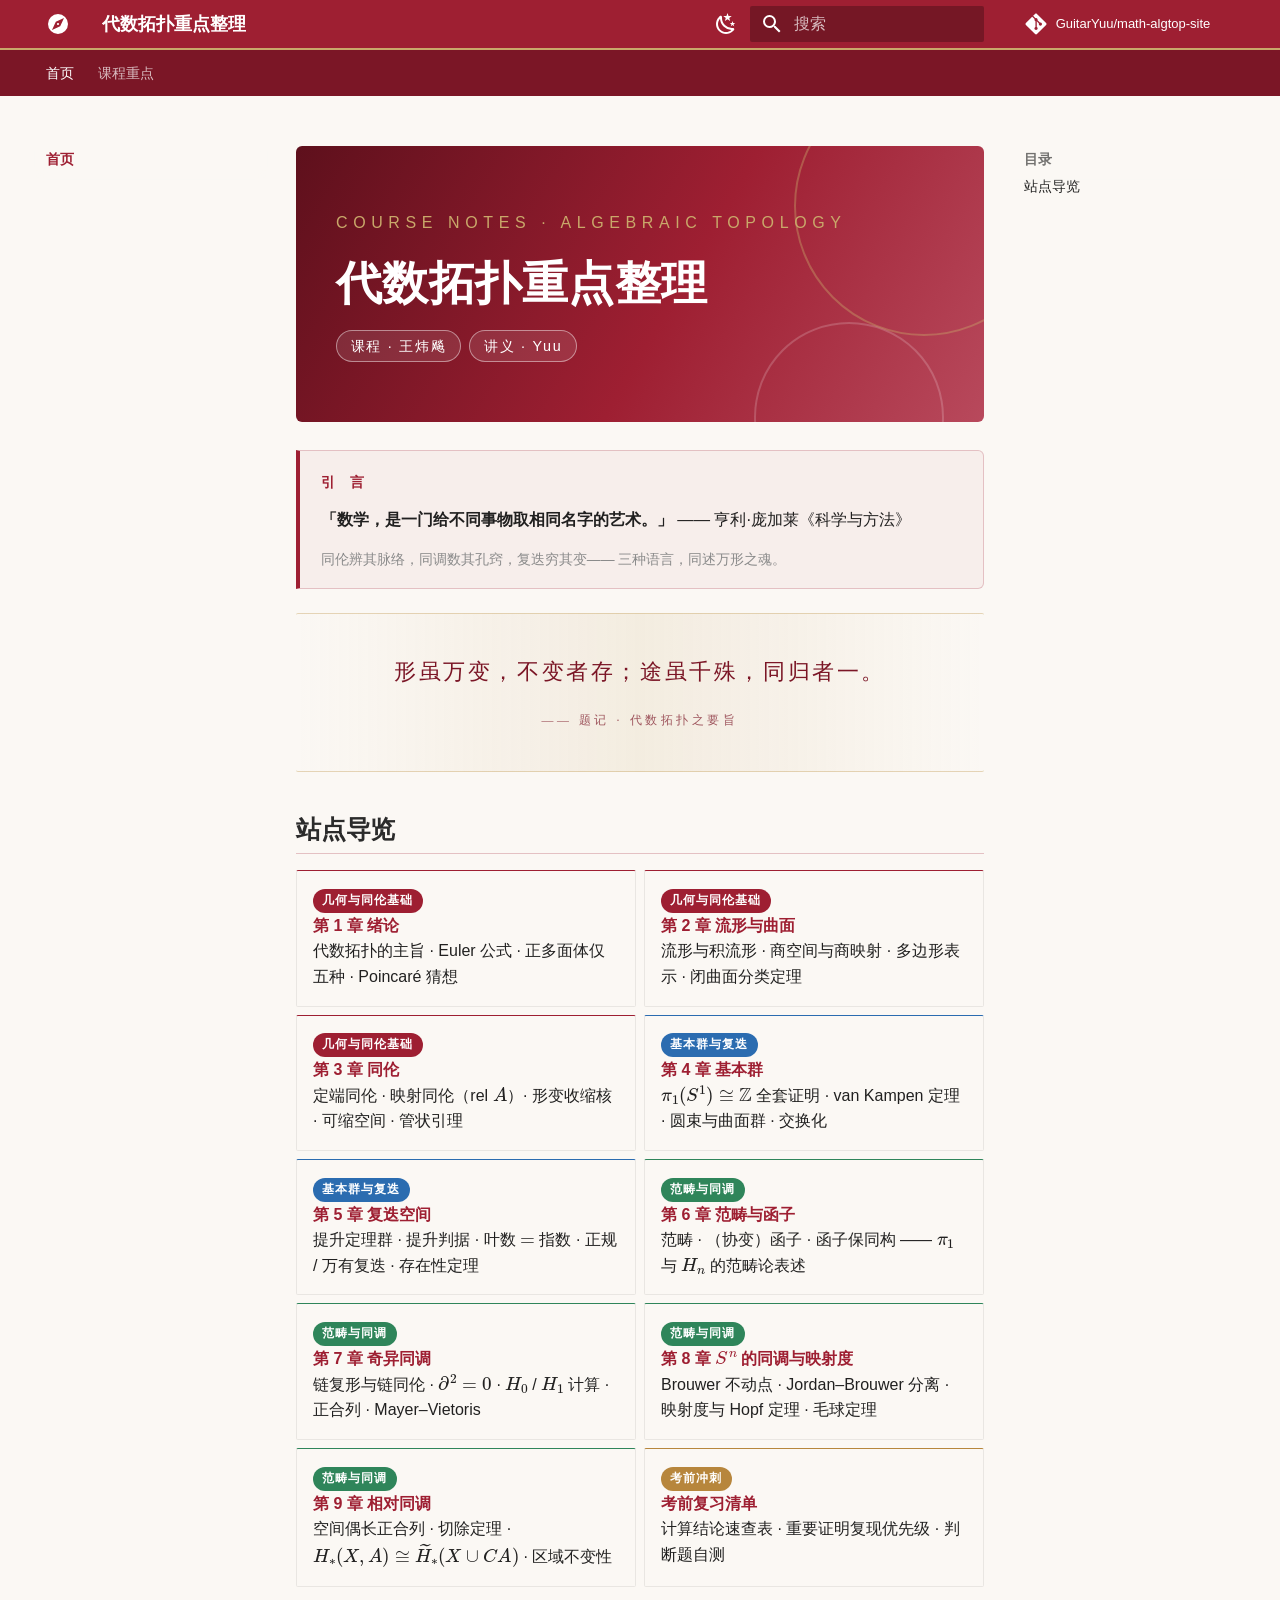
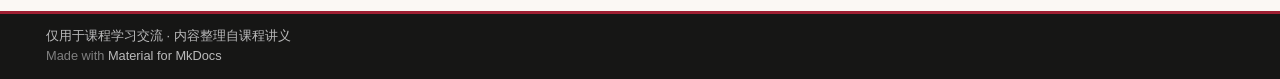
<file: index.html>
<!doctype html>
<html lang="zh" class="no-js">
  <head>
    
      <meta charset="utf-8">
      <meta name="viewport" content="width=device-width,initial-scale=1">
      
        <meta name="description" content="依据王炜飚老师《代数拓扑》课程中 Yuu 的讲义建立——重要定义、公式、定理、结论与重要证明，以考点提示标注潜在考察方向。">
      
      
        <meta name="author" content="GuitarYuu">
      
      
        <link rel="canonical" href="https://guitaryuu.github.io/math-algtop-site/">
      
      
      
        <link rel="next" href="ch01/">
      
      
        
      
      
      <link rel="icon" href="assets/images/favicon.png">
      <meta name="generator" content="mkdocs-1.6.1, mkdocs-material-9.7.7">
    
    
      
        <title>代数拓扑重点整理</title>
      
    
    
      <link rel="stylesheet" href="assets/stylesheets/main.ec1eaa64.min.css">
      
        
        <link rel="stylesheet" href="assets/stylesheets/palette.ab4e12ef.min.css">
      
      


    
    
      
    
    
      
    
    
      <link rel="stylesheet" href="stylesheets/sjtudocs.css">
    
    <script>__md_scope=new URL(".",location),__md_hash=e=>[...e].reduce(((e,_)=>(e<<5)-e+_.charCodeAt(0)),0),__md_get=(e,_=localStorage,t=__md_scope)=>JSON.parse(_.getItem(t.pathname+"."+e)),__md_set=(e,_,t=localStorage,a=__md_scope)=>{try{t.setItem(a.pathname+"."+e,JSON.stringify(_))}catch(e){}}</script>
    
      

    
    
  </head>
  
  
    
    
      
    
    
    
    
    <body dir="ltr" data-md-color-scheme="default" data-md-color-primary="indigo" data-md-color-accent="indigo">
  
    
    <input class="md-toggle" data-md-toggle="drawer" type="checkbox" id="__drawer" autocomplete="off">
    <input class="md-toggle" data-md-toggle="search" type="checkbox" id="__search" autocomplete="off">
    <label class="md-overlay" for="__drawer"></label>
    <div data-md-component="skip">
      
        
        <a href="#_1" class="md-skip">
          跳转至
        </a>
      
    </div>
    <div data-md-component="announce">
      
    </div>
    
    
      

<header class="md-header" data-md-component="header">
  <nav class="md-header__inner md-grid" aria-label="页眉">
    <a href="." title="代数拓扑重点整理" class="md-header__button md-logo" aria-label="代数拓扑重点整理" data-md-component="logo">
      
  
  <svg xmlns="http://www.w3.org/2000/svg" viewBox="0 0 24 24"><path d="M14.19 14.19 6 18l3.81-8.19L18 6m-6-4A10 10 0 0 0 2 12a10 10 0 0 0 10 10 10 10 0 0 0 10-10A10 10 0 0 0 12 2m0 8.9a1.1 1.1 0 0 0-1.1 1.1 1.1 1.1 0 0 0 1.1 1.1 1.1 1.1 0 0 0 1.1-1.1 1.1 1.1 0 0 0-1.1-1.1"/></svg>

    </a>
    <label class="md-header__button md-icon" for="__drawer">
      
      <svg xmlns="http://www.w3.org/2000/svg" viewBox="0 0 24 24"><path d="M3 6h18v2H3zm0 5h18v2H3zm0 5h18v2H3z"/></svg>
    </label>
    <div class="md-header__title" data-md-component="header-title">
      <div class="md-header__ellipsis">
        <div class="md-header__topic">
          <span class="md-ellipsis">
            代数拓扑重点整理
          </span>
        </div>
        <div class="md-header__topic" data-md-component="header-topic">
          <span class="md-ellipsis">
            
              首页
            
          </span>
        </div>
      </div>
    </div>
    
      
        <form class="md-header__option" data-md-component="palette">
  
    
    
    
    <input class="md-option" data-md-color-media="(prefers-color-scheme: light)" data-md-color-scheme="default" data-md-color-primary="indigo" data-md-color-accent="indigo"  aria-label="切换至深色模式"  type="radio" name="__palette" id="__palette_0">
    
      <label class="md-header__button md-icon" title="切换至深色模式" for="__palette_1" hidden>
        <svg xmlns="http://www.w3.org/2000/svg" viewBox="0 0 24 24"><path d="m17.75 4.09-2.53 1.94.91 3.06-2.63-1.81-2.63 1.81.91-3.06-2.53-1.94L12.44 4l1.06-3 1.06 3zm3.5 6.91-1.64 1.25.59 1.98-1.7-1.17-1.7 1.17.59-1.98L15.75 11l2.06-.05L18.5 9l.69 1.95zm-2.28 4.95c.83-.08 1.72 1.1 1.19 1.85-.32.45-.66.87-1.08 1.27C15.17 23 8.84 23 4.94 19.07c-3.91-3.9-3.91-10.24 0-14.14.4-.4.82-.76 1.27-1.08.75-.53 1.93.36 1.85 1.19-.27 2.86.69 5.83 2.89 8.02a9.96 9.96 0 0 0 8.02 2.89m-1.64 2.02a12.08 12.08 0 0 1-7.8-3.47c-2.17-2.19-3.33-5-3.49-7.82-2.81 3.14-2.7 7.96.31 10.98 3.02 3.01 7.84 3.12 10.98.31"/></svg>
      </label>
    
  
    
    
    
    <input class="md-option" data-md-color-media="(prefers-color-scheme: dark)" data-md-color-scheme="slate" data-md-color-primary="indigo" data-md-color-accent="indigo"  aria-label="切换至浅色模式"  type="radio" name="__palette" id="__palette_1">
    
      <label class="md-header__button md-icon" title="切换至浅色模式" for="__palette_0" hidden>
        <svg xmlns="http://www.w3.org/2000/svg" viewBox="0 0 24 24"><path d="M12 7a5 5 0 0 1 5 5 5 5 0 0 1-5 5 5 5 0 0 1-5-5 5 5 0 0 1 5-5m0 2a3 3 0 0 0-3 3 3 3 0 0 0 3 3 3 3 0 0 0 3-3 3 3 0 0 0-3-3m0-7 2.39 3.42C13.65 5.15 12.84 5 12 5s-1.65.15-2.39.42zM3.34 7l4.16-.35A7.2 7.2 0 0 0 5.94 8.5c-.44.74-.69 1.5-.83 2.29zm.02 10 1.76-3.77a7.131 7.131 0 0 0 2.38 4.14zM20.65 7l-1.77 3.79a7.02 7.02 0 0 0-2.38-4.15zm-.01 10-4.14.36c.59-.51 1.12-1.14 1.54-1.86.42-.73.69-1.5.83-2.29zM12 22l-2.41-3.44c.74.27 1.55.44 2.41.44.82 0 1.63-.17 2.37-.44z"/></svg>
      </label>
    
  
</form>
      
    
    
      <script>var palette=__md_get("__palette");if(palette&&palette.color){if("(prefers-color-scheme)"===palette.color.media){var media=matchMedia("(prefers-color-scheme: light)"),input=document.querySelector(media.matches?"[data-md-color-media='(prefers-color-scheme: light)']":"[data-md-color-media='(prefers-color-scheme: dark)']");palette.color.media=input.getAttribute("data-md-color-media"),palette.color.scheme=input.getAttribute("data-md-color-scheme"),palette.color.primary=input.getAttribute("data-md-color-primary"),palette.color.accent=input.getAttribute("data-md-color-accent")}for(var[key,value]of Object.entries(palette.color))document.body.setAttribute("data-md-color-"+key,value)}</script>
    
    
    
      
      
        <label class="md-header__button md-icon" for="__search">
          
          <svg xmlns="http://www.w3.org/2000/svg" viewBox="0 0 24 24"><path d="M9.5 3A6.5 6.5 0 0 1 16 9.5c0 1.61-.59 3.09-1.56 4.23l.27.27h.79l5 5-1.5 1.5-5-5v-.79l-.27-.27A6.52 6.52 0 0 1 9.5 16 6.5 6.5 0 0 1 3 9.5 6.5 6.5 0 0 1 9.5 3m0 2C7 5 5 7 5 9.5S7 14 9.5 14 14 12 14 9.5 12 5 9.5 5"/></svg>
        </label>
        <div class="md-search" data-md-component="search" role="dialog">
  <label class="md-search__overlay" for="__search"></label>
  <div class="md-search__inner" role="search">
    <form class="md-search__form" name="search">
      <input type="text" class="md-search__input" name="query" aria-label="搜索" placeholder="搜索" autocapitalize="off" autocorrect="off" autocomplete="off" spellcheck="false" data-md-component="search-query" required>
      <label class="md-search__icon md-icon" for="__search">
        
        <svg xmlns="http://www.w3.org/2000/svg" viewBox="0 0 24 24"><path d="M9.5 3A6.5 6.5 0 0 1 16 9.5c0 1.61-.59 3.09-1.56 4.23l.27.27h.79l5 5-1.5 1.5-5-5v-.79l-.27-.27A6.52 6.52 0 0 1 9.5 16 6.5 6.5 0 0 1 3 9.5 6.5 6.5 0 0 1 9.5 3m0 2C7 5 5 7 5 9.5S7 14 9.5 14 14 12 14 9.5 12 5 9.5 5"/></svg>
        
        <svg xmlns="http://www.w3.org/2000/svg" viewBox="0 0 24 24"><path d="M20 11v2H8l5.5 5.5-1.42 1.42L4.16 12l7.92-7.92L13.5 5.5 8 11z"/></svg>
      </label>
      <nav class="md-search__options" aria-label="查找">
        
        <button type="reset" class="md-search__icon md-icon" title="清空当前内容" aria-label="清空当前内容" tabindex="-1">
          
          <svg xmlns="http://www.w3.org/2000/svg" viewBox="0 0 24 24"><path d="M19 6.41 17.59 5 12 10.59 6.41 5 5 6.41 10.59 12 5 17.59 6.41 19 12 13.41 17.59 19 19 17.59 13.41 12z"/></svg>
        </button>
      </nav>
      
        <div class="md-search__suggest" data-md-component="search-suggest"></div>
      
    </form>
    <div class="md-search__output">
      <div class="md-search__scrollwrap" tabindex="0" data-md-scrollfix>
        <div class="md-search-result" data-md-component="search-result">
          <div class="md-search-result__meta">
            正在初始化搜索引擎
          </div>
          <ol class="md-search-result__list" role="presentation"></ol>
        </div>
      </div>
    </div>
  </div>
</div>
      
    
    
      <div class="md-header__source">
        <a href="https://github.com/GuitarYuu/math-algtop-site" title="前往仓库" class="md-source" data-md-component="source">
  <div class="md-source__icon md-icon">
    
    <svg xmlns="http://www.w3.org/2000/svg" viewBox="0 0 448 512"><!--! Font Awesome Free 7.1.0 by @fontawesome - https://fontawesome.com License - https://fontawesome.com/license/free (Icons: CC BY 4.0, Fonts: SIL OFL 1.1, Code: MIT License) Copyright 2025 Fonticons, Inc.--><path d="M439.6 236.1 244 40.5c-5.4-5.5-12.8-8.5-20.4-8.5s-15 3-20.4 8.4L162.5 81l51.5 51.5c27.1-9.1 52.7 16.8 43.4 43.7l49.7 49.7c34.2-11.8 61.2 31 35.5 56.7-26.5 26.5-70.2-2.9-56-37.3L240.3 199v121.9c25.3 12.5 22.3 41.8 9.1 55-6.4 6.4-15.2 10.1-24.3 10.1s-17.8-3.6-24.3-10.1c-17.6-17.6-11.1-46.9 11.2-56v-123c-20.8-8.5-24.6-30.7-18.6-45L142.6 101 8.5 235.1C3 240.6 0 247.9 0 255.5s3 15 8.5 20.4l195.6 195.7c5.4 5.4 12.7 8.4 20.4 8.4s15-3 20.4-8.4l194.7-194.7c5.4-5.4 8.4-12.8 8.4-20.4s-3-15-8.4-20.4"/></svg>
  </div>
  <div class="md-source__repository">
    GuitarYuu/math-algtop-site
  </div>
</a>
      </div>
    
  </nav>
  
</header>
    
    <div class="md-container" data-md-component="container">
      
      
        
          
            
<nav class="md-tabs" aria-label="标签" data-md-component="tabs">
  <div class="md-grid">
    <ul class="md-tabs__list">
      
        
  
  
  
    
  
  
    <li class="md-tabs__item md-tabs__item--active">
      <a href="." class="md-tabs__link">
        
  
  
    
  
  首页

      </a>
    </li>
  

      
        
  
  
  
  
    
    
      <li class="md-tabs__item">
        <a href="ch01/" class="md-tabs__link">
          
  
  
    
  
  课程重点

        </a>
      </li>
    
  

      
    </ul>
  </div>
</nav>
          
        
      
      <main class="md-main" data-md-component="main">
        <div class="md-main__inner md-grid">
          
            
              
              <div class="md-sidebar md-sidebar--primary" data-md-component="sidebar" data-md-type="navigation" >
                <div class="md-sidebar__scrollwrap">
                  <div class="md-sidebar__inner">
                    


  


<nav class="md-nav md-nav--primary md-nav--lifted" aria-label="导航栏" data-md-level="0">
  <label class="md-nav__title" for="__drawer">
    <a href="." title="代数拓扑重点整理" class="md-nav__button md-logo" aria-label="代数拓扑重点整理" data-md-component="logo">
      
  
  <svg xmlns="http://www.w3.org/2000/svg" viewBox="0 0 24 24"><path d="M14.19 14.19 6 18l3.81-8.19L18 6m-6-4A10 10 0 0 0 2 12a10 10 0 0 0 10 10 10 10 0 0 0 10-10A10 10 0 0 0 12 2m0 8.9a1.1 1.1 0 0 0-1.1 1.1 1.1 1.1 0 0 0 1.1 1.1 1.1 1.1 0 0 0 1.1-1.1 1.1 1.1 0 0 0-1.1-1.1"/></svg>

    </a>
    代数拓扑重点整理
  </label>
  
    <div class="md-nav__source">
      <a href="https://github.com/GuitarYuu/math-algtop-site" title="前往仓库" class="md-source" data-md-component="source">
  <div class="md-source__icon md-icon">
    
    <svg xmlns="http://www.w3.org/2000/svg" viewBox="0 0 448 512"><!--! Font Awesome Free 7.1.0 by @fontawesome - https://fontawesome.com License - https://fontawesome.com/license/free (Icons: CC BY 4.0, Fonts: SIL OFL 1.1, Code: MIT License) Copyright 2025 Fonticons, Inc.--><path d="M439.6 236.1 244 40.5c-5.4-5.5-12.8-8.5-20.4-8.5s-15 3-20.4 8.4L162.5 81l51.5 51.5c27.1-9.1 52.7 16.8 43.4 43.7l49.7 49.7c34.2-11.8 61.2 31 35.5 56.7-26.5 26.5-70.2-2.9-56-37.3L240.3 199v121.9c25.3 12.5 22.3 41.8 9.1 55-6.4 6.4-15.2 10.1-24.3 10.1s-17.8-3.6-24.3-10.1c-17.6-17.6-11.1-46.9 11.2-56v-123c-20.8-8.5-24.6-30.7-18.6-45L142.6 101 8.5 235.1C3 240.6 0 247.9 0 255.5s3 15 8.5 20.4l195.6 195.7c5.4 5.4 12.7 8.4 20.4 8.4s15-3 20.4-8.4l194.7-194.7c5.4-5.4 8.4-12.8 8.4-20.4s-3-15-8.4-20.4"/></svg>
  </div>
  <div class="md-source__repository">
    GuitarYuu/math-algtop-site
  </div>
</a>
    </div>
  
  <ul class="md-nav__list" data-md-scrollfix>
    
      
      
  
  
    
  
  
  
    <li class="md-nav__item md-nav__item--active">
      
      <input class="md-nav__toggle md-toggle" type="checkbox" id="__toc">
      
      
        
      
      
        <label class="md-nav__link md-nav__link--active" for="__toc">
          
  
  
  <span class="md-ellipsis">
    
  
    首页
  

    
  </span>
  
  

          <span class="md-nav__icon md-icon"></span>
        </label>
      
      <a href="." class="md-nav__link md-nav__link--active">
        
  
  
  <span class="md-ellipsis">
    
  
    首页
  

    
  </span>
  
  

      </a>
      
        

<nav class="md-nav md-nav--secondary" aria-label="目录">
  
  
  
    
  
  
    <label class="md-nav__title" for="__toc">
      <span class="md-nav__icon md-icon"></span>
      目录
    </label>
    <ul class="md-nav__list" data-md-component="toc" data-md-scrollfix>
      
        <li class="md-nav__item">
  <a href="#_2" class="md-nav__link">
    <span class="md-ellipsis">
      
        站点导览
      
    </span>
  </a>
  
</li>
      
    </ul>
  
</nav>
      
    </li>
  

    
      
      
  
  
  
  
    
    
      
        
      
        
      
        
      
        
      
        
      
        
      
        
      
        
      
        
      
        
      
    
    
    
      
      
        
      
    
    
    <li class="md-nav__item md-nav__item--nested">
      
        
        
        <input class="md-nav__toggle md-toggle " type="checkbox" id="__nav_2" >
        
          
          <label class="md-nav__link" for="__nav_2" id="__nav_2_label" tabindex="0">
            
  
  
  <span class="md-ellipsis">
    
  
    课程重点
  

    
  </span>
  
  

            <span class="md-nav__icon md-icon"></span>
          </label>
        
        <nav class="md-nav" data-md-level="1" aria-labelledby="__nav_2_label" aria-expanded="false">
          <label class="md-nav__title" for="__nav_2">
            <span class="md-nav__icon md-icon"></span>
            
  
    课程重点
  

          </label>
          <ul class="md-nav__list" data-md-scrollfix>
            
              
                
  
  
  
  
    <li class="md-nav__item">
      <a href="ch01/" class="md-nav__link">
        
  
  
  <span class="md-ellipsis">
    
  
    第 1 章 绪论：代数拓扑的主旨
  

    
  </span>
  
  

      </a>
    </li>
  

              
            
              
                
  
  
  
  
    <li class="md-nav__item">
      <a href="ch02/" class="md-nav__link">
        
  
  
  <span class="md-ellipsis">
    
  
    第 2 章 流形与曲面
  

    
  </span>
  
  

      </a>
    </li>
  

              
            
              
                
  
  
  
  
    <li class="md-nav__item">
      <a href="ch03/" class="md-nav__link">
        
  
  
  <span class="md-ellipsis">
    
  
    第 3 章 同伦
  

    
  </span>
  
  

      </a>
    </li>
  

              
            
              
                
  
  
  
  
    <li class="md-nav__item">
      <a href="ch04/" class="md-nav__link">
        
  
  
  <span class="md-ellipsis">
    
  
    第 4 章 基本群
  

    
  </span>
  
  

      </a>
    </li>
  

              
            
              
                
  
  
  
  
    <li class="md-nav__item">
      <a href="ch05/" class="md-nav__link">
        
  
  
  <span class="md-ellipsis">
    
  
    第 5 章 复迭空间（覆盖空间）
  

    
  </span>
  
  

      </a>
    </li>
  

              
            
              
                
  
  
  
  
    <li class="md-nav__item">
      <a href="ch06/" class="md-nav__link">
        
  
  
  <span class="md-ellipsis">
    
  
    第 6 章 范畴与函子
  

    
  </span>
  
  

      </a>
    </li>
  

              
            
              
                
  
  
  
  
    <li class="md-nav__item">
      <a href="ch07/" class="md-nav__link">
        
  
  
  <span class="md-ellipsis">
    
  
    第 7 章 奇异同调
  

    
  </span>
  
  

      </a>
    </li>
  

              
            
              
                
  
  
  
  
    <li class="md-nav__item">
      <a href="ch08/" class="md-nav__link">
        
  
  
  <span class="md-ellipsis">
    
  
    第 8 章 Sⁿ 的同调与映射度
  

    
  </span>
  
  

      </a>
    </li>
  

              
            
              
                
  
  
  
  
    <li class="md-nav__item">
      <a href="ch09/" class="md-nav__link">
        
  
  
  <span class="md-ellipsis">
    
  
    第 9 章 相对同调
  

    
  </span>
  
  

      </a>
    </li>
  

              
            
              
                
  
  
  
  
    <li class="md-nav__item">
      <a href="checklist/" class="md-nav__link">
        
  
  
  <span class="md-ellipsis">
    
  
    考前复习清单
  

    
  </span>
  
  

      </a>
    </li>
  

              
            
          </ul>
        </nav>
      
    </li>
  

    
  </ul>
</nav>
                  </div>
                </div>
              </div>
            
            
              
              <div class="md-sidebar md-sidebar--secondary" data-md-component="sidebar" data-md-type="toc" >
                <div class="md-sidebar__scrollwrap">
                  <div class="md-sidebar__inner">
                    

<nav class="md-nav md-nav--secondary" aria-label="目录">
  
  
  
    
  
  
    <label class="md-nav__title" for="__toc">
      <span class="md-nav__icon md-icon"></span>
      目录
    </label>
    <ul class="md-nav__list" data-md-component="toc" data-md-scrollfix>
      
        <li class="md-nav__item">
  <a href="#_2" class="md-nav__link">
    <span class="md-ellipsis">
      
        站点导览
      
    </span>
  </a>
  
</li>
      
    </ul>
  
</nav>
                  </div>
                </div>
              </div>
            
          
          
            <div class="md-content" data-md-component="content">
              
              <article class="md-content__inner md-typeset">
                
                  



<div class="sjtu-hero">
<p><span class="hero-kicker">COURSE NOTES · ALGEBRAIC TOPOLOGY</span></p>
<h1 id="_1">代数拓扑重点整理<a class="headerlink" href="#_1" title="Permanent link">#</a></h1>
<p><span class="hero-pills">
<span class="hero-pill">课程 · 王炜飚</span>
<span class="hero-pill">讲义 · Yuu</span>
</span></p>
</div>
<div class="preface">
<p><span class="preface-label">引 言</span></p>
<p><strong>「数学，是一门给不同事物取相同名字的艺术。」</strong>
—— 亨利·庞加莱《科学与方法》</p>
<p><span class="preface-note">同伦辨其脉络，同调数其孔窍，复迭穷其变——
三种语言，同述万形之魂。</span></p>
</div>
<div class="sjtu-couplet">
<p>形虽万变，不变者存；途虽千殊，同归者一。</p>
<p><span class="couplet-note">—— 题记 · 代数拓扑之要旨</span></p>
</div>
<h2 id="_2">站点导览<a class="headerlink" href="#_2" title="Permanent link">#</a></h2>
<div class="grid cards">
<ul>
<li><span class="chip chip1">几何与同伦基础</span><br />
<a href="ch01/"><strong>第 1 章 绪论</strong></a><br />
  代数拓扑的主旨 · Euler 公式 · 正多面体仅五种 · Poincaré 猜想</li>
<li><span class="chip chip1">几何与同伦基础</span><br />
<a href="ch02/"><strong>第 2 章 流形与曲面</strong></a><br />
  流形与积流形 · 商空间与商映射 · 多边形表示 · 闭曲面分类定理</li>
<li><span class="chip chip1">几何与同伦基础</span><br />
<a href="ch03/"><strong>第 3 章 同伦</strong></a><br />
  定端同伦 · 映射同伦（rel <span class="arithmatex">\(A\)</span>）· 形变收缩核 · 可缩空间 · 管状引理</li>
<li><span class="chip chip2">基本群与复迭</span><br />
<a href="ch04/"><strong>第 4 章 基本群</strong></a><br />
<span class="arithmatex">\(\pi_1(S^1)\cong\mathbb{Z}\)</span> 全套证明 · van Kampen 定理 · 圆束与曲面群 · 交换化</li>
<li><span class="chip chip2">基本群与复迭</span><br />
<a href="ch05/"><strong>第 5 章 复迭空间</strong></a><br />
  提升定理群 · 提升判据 · 叶数 <span class="arithmatex">\(=\)</span> 指数 · 正规 / 万有复迭 · 存在性定理</li>
<li><span class="chip chip3">范畴与同调</span><br />
<a href="ch06/"><strong>第 6 章 范畴与函子</strong></a><br />
  范畴 · （协变）函子 · 函子保同构 —— <span class="arithmatex">\(\pi_1\)</span> 与 <span class="arithmatex">\(H_n\)</span> 的范畴论表述</li>
<li><span class="chip chip3">范畴与同调</span><br />
<a href="ch07/"><strong>第 7 章 奇异同调</strong></a><br />
  链复形与链同伦 · <span class="arithmatex">\(\partial^2=0\)</span> · <span class="arithmatex">\(H_0\)</span> / <span class="arithmatex">\(H_1\)</span> 计算 · 正合列 · Mayer–Vietoris</li>
<li><span class="chip chip3">范畴与同调</span><br />
<a href="ch08/"><strong>第 8 章 <span class="arithmatex">\(S^n\)</span> 的同调与映射度</strong></a><br />
  Brouwer 不动点 · Jordan–Brouwer 分离 · 映射度与 Hopf 定理 · 毛球定理</li>
<li><span class="chip chip3">范畴与同调</span><br />
<a href="ch09/"><strong>第 9 章 相对同调</strong></a><br />
  空间偶长正合列 · 切除定理 · <span class="arithmatex">\(H_*(X,A)\cong\widetilde H_*(X\cup CA)\)</span> · 区域不变性</li>
<li><span class="chip chip4">考前冲刺</span><br />
<a href="checklist/"><strong>考前复习清单</strong></a><br />
  计算结论速查表 · 重要证明复现优先级 · 判断题自测</li>
</ul>
</div>







  
  






                
              </article>
            </div>
          
          
<script>var target=document.getElementById(location.hash.slice(1));target&&target.name&&(target.checked=target.name.startsWith("__tabbed_"))</script>
        </div>
        
          <button type="button" class="md-top md-icon" data-md-component="top" hidden>
  
  <svg xmlns="http://www.w3.org/2000/svg" viewBox="0 0 24 24"><path d="M13 20h-2V8l-5.5 5.5-1.42-1.42L12 4.16l7.92 7.92-1.42 1.42L13 8z"/></svg>
  回到页面顶部
</button>
        
      </main>
      
        <footer class="md-footer">
  
  <div class="md-footer-meta md-typeset">
    <div class="md-footer-meta__inner md-grid">
      <div class="md-copyright">
  
    <div class="md-copyright__highlight">
      仅用于课程学习交流 · 内容整理自课程讲义
    </div>
  
  
    Made with
    <a href="https://squidfunk.github.io/mkdocs-material/" target="_blank" rel="noopener">
      Material for MkDocs
    </a>
  
</div>
      
    </div>
  </div>
</footer>
      
    </div>
    <div class="md-dialog" data-md-component="dialog">
      <div class="md-dialog__inner md-typeset"></div>
    </div>
    
    
    
      
      
      <script id="__config" type="application/json">{"annotate": null, "base": ".", "features": ["navigation.tabs", "navigation.sections", "navigation.top", "navigation.indexes", "search.suggest", "search.highlight", "content.tooltips"], "search": "assets/javascripts/workers/search.2c215733.min.js", "tags": null, "translations": {"clipboard.copied": "\u5df2\u590d\u5236", "clipboard.copy": "\u590d\u5236", "search.result.more.one": "\u5728\u8be5\u9875\u4e0a\u8fd8\u6709 1 \u4e2a\u7b26\u5408\u6761\u4ef6\u7684\u7ed3\u679c", "search.result.more.other": "\u5728\u8be5\u9875\u4e0a\u8fd8\u6709 # \u4e2a\u7b26\u5408\u6761\u4ef6\u7684\u7ed3\u679c", "search.result.none": "\u6ca1\u6709\u627e\u5230\u7b26\u5408\u6761\u4ef6\u7684\u7ed3\u679c", "search.result.one": "\u627e\u5230 1 \u4e2a\u7b26\u5408\u6761\u4ef6\u7684\u7ed3\u679c", "search.result.other": "# \u4e2a\u7b26\u5408\u6761\u4ef6\u7684\u7ed3\u679c", "search.result.placeholder": "\u952e\u5165\u4ee5\u5f00\u59cb\u641c\u7d22", "search.result.term.missing": "\u7f3a\u5c11", "select.version": "\u9009\u62e9\u5f53\u524d\u7248\u672c"}, "version": null}</script>
    
    
      <script src="assets/javascripts/bundle.d7400e89.min.js"></script>
      
        <script src="javascripts/mathjax-config.js"></script>
      
        <script src="javascripts/vendor/mathjax/tex-mml-chtml.js"></script>
      
    
  </body>
</html>
</file>
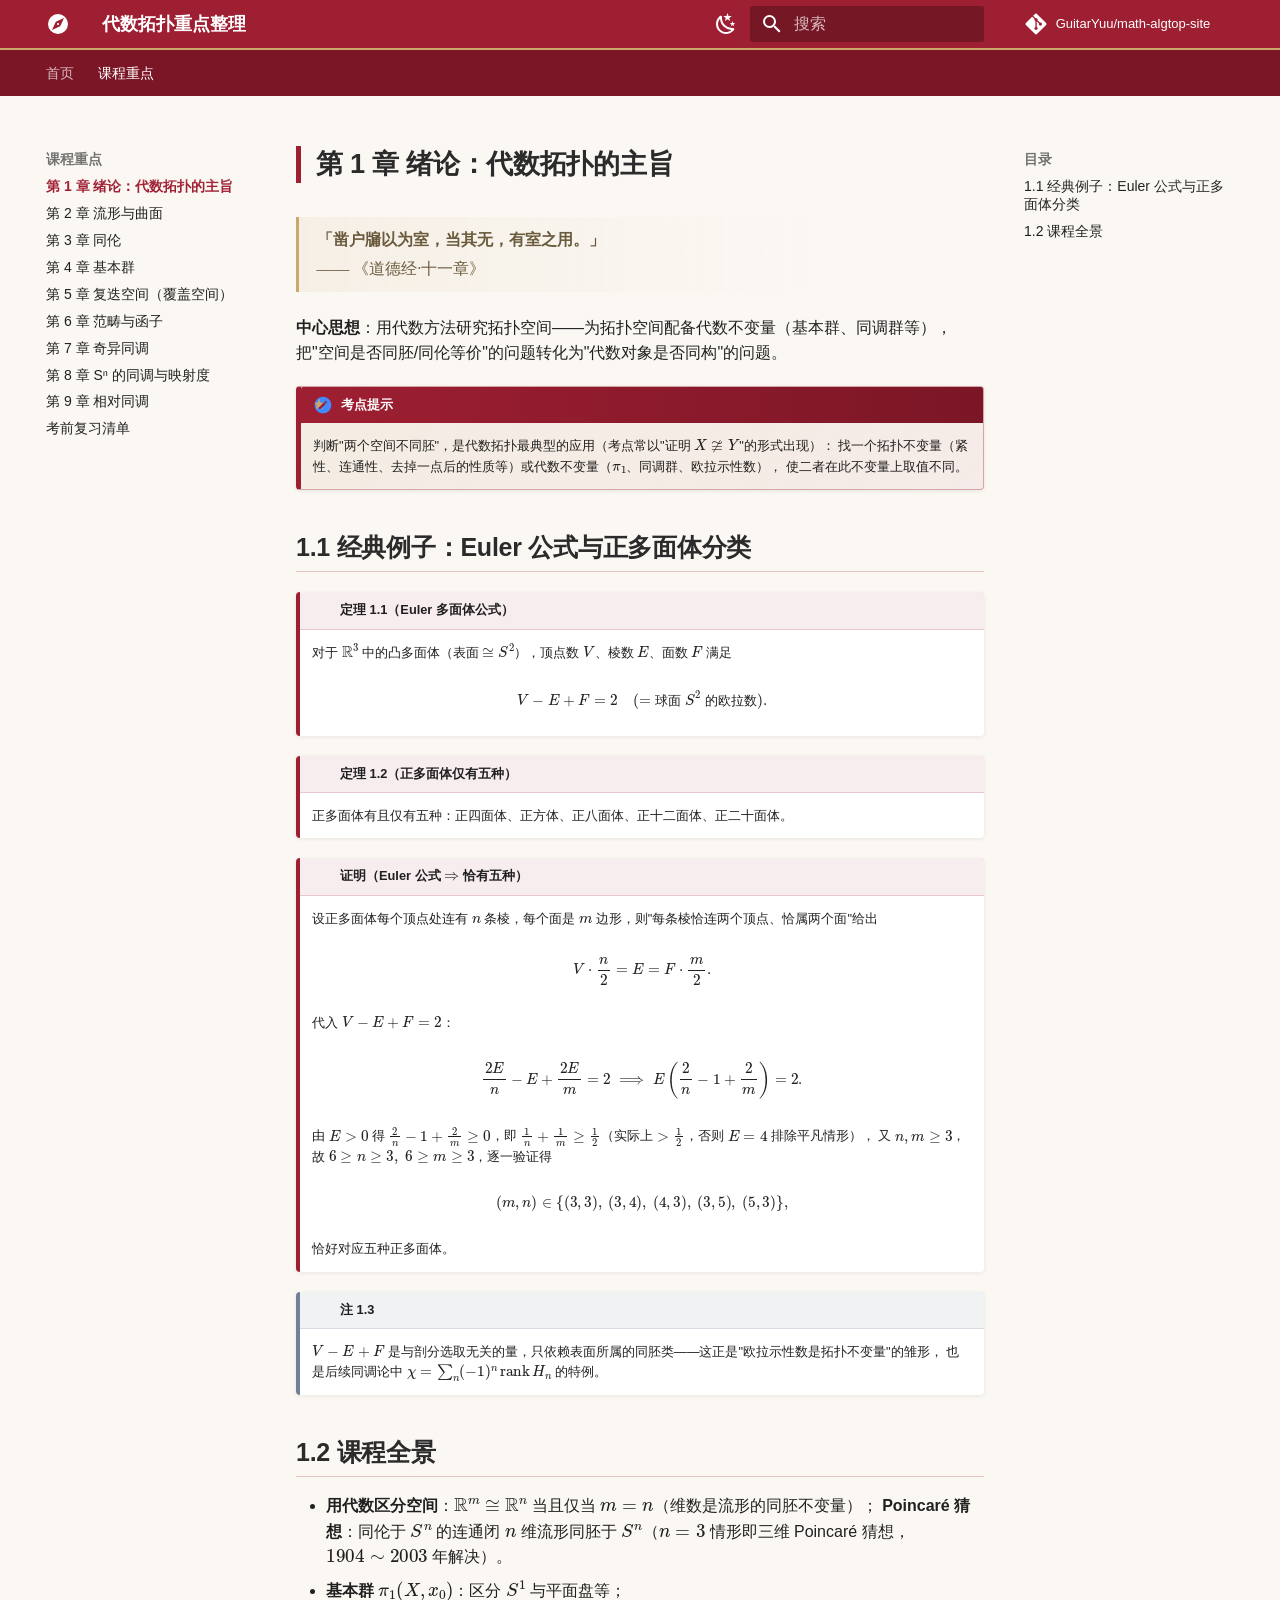
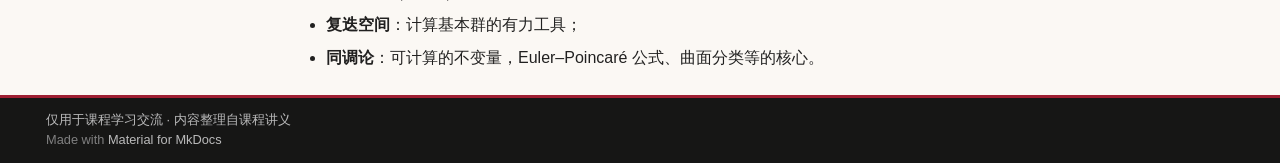
<file: ch01/index.html>
<!doctype html>
<html lang="zh" class="no-js">
  <head>
    
      <meta charset="utf-8">
      <meta name="viewport" content="width=device-width,initial-scale=1">
      
        <meta name="description" content="依据王炜飚老师《代数拓扑》课程中 Yuu 的讲义建立——重要定义、公式、定理、结论与重要证明，以考点提示标注潜在考察方向。">
      
      
        <meta name="author" content="GuitarYuu">
      
      
        <link rel="canonical" href="https://guitaryuu.github.io/math-algtop-site/ch01/">
      
      
        <link rel="prev" href="..">
      
      
        <link rel="next" href="../ch02/">
      
      
        
      
      
      <link rel="icon" href="../assets/images/favicon.png">
      <meta name="generator" content="mkdocs-1.6.1, mkdocs-material-9.7.7">
    
    
      
        <title>第 1 章 绪论：代数拓扑的主旨 - 代数拓扑重点整理</title>
      
    
    
      <link rel="stylesheet" href="../assets/stylesheets/main.ec1eaa64.min.css">
      
        
        <link rel="stylesheet" href="../assets/stylesheets/palette.ab4e12ef.min.css">
      
      


    
    
      
    
    
      
    
    
      <link rel="stylesheet" href="../stylesheets/sjtudocs.css">
    
    <script>__md_scope=new URL("..",location),__md_hash=e=>[...e].reduce(((e,_)=>(e<<5)-e+_.charCodeAt(0)),0),__md_get=(e,_=localStorage,t=__md_scope)=>JSON.parse(_.getItem(t.pathname+"."+e)),__md_set=(e,_,t=localStorage,a=__md_scope)=>{try{t.setItem(a.pathname+"."+e,JSON.stringify(_))}catch(e){}}</script>
    
      

    
    
  </head>
  
  
    
    
      
    
    
    
    
    <body dir="ltr" data-md-color-scheme="default" data-md-color-primary="indigo" data-md-color-accent="indigo">
  
    
    <input class="md-toggle" data-md-toggle="drawer" type="checkbox" id="__drawer" autocomplete="off">
    <input class="md-toggle" data-md-toggle="search" type="checkbox" id="__search" autocomplete="off">
    <label class="md-overlay" for="__drawer"></label>
    <div data-md-component="skip">
      
        
        <a href="#1" class="md-skip">
          跳转至
        </a>
      
    </div>
    <div data-md-component="announce">
      
    </div>
    
    
      

<header class="md-header" data-md-component="header">
  <nav class="md-header__inner md-grid" aria-label="页眉">
    <a href=".." title="代数拓扑重点整理" class="md-header__button md-logo" aria-label="代数拓扑重点整理" data-md-component="logo">
      
  
  <svg xmlns="http://www.w3.org/2000/svg" viewBox="0 0 24 24"><path d="M14.19 14.19 6 18l3.81-8.19L18 6m-6-4A10 10 0 0 0 2 12a10 10 0 0 0 10 10 10 10 0 0 0 10-10A10 10 0 0 0 12 2m0 8.9a1.1 1.1 0 0 0-1.1 1.1 1.1 1.1 0 0 0 1.1 1.1 1.1 1.1 0 0 0 1.1-1.1 1.1 1.1 0 0 0-1.1-1.1"/></svg>

    </a>
    <label class="md-header__button md-icon" for="__drawer">
      
      <svg xmlns="http://www.w3.org/2000/svg" viewBox="0 0 24 24"><path d="M3 6h18v2H3zm0 5h18v2H3zm0 5h18v2H3z"/></svg>
    </label>
    <div class="md-header__title" data-md-component="header-title">
      <div class="md-header__ellipsis">
        <div class="md-header__topic">
          <span class="md-ellipsis">
            代数拓扑重点整理
          </span>
        </div>
        <div class="md-header__topic" data-md-component="header-topic">
          <span class="md-ellipsis">
            
              第 1 章 绪论：代数拓扑的主旨
            
          </span>
        </div>
      </div>
    </div>
    
      
        <form class="md-header__option" data-md-component="palette">
  
    
    
    
    <input class="md-option" data-md-color-media="(prefers-color-scheme: light)" data-md-color-scheme="default" data-md-color-primary="indigo" data-md-color-accent="indigo"  aria-label="切换至深色模式"  type="radio" name="__palette" id="__palette_0">
    
      <label class="md-header__button md-icon" title="切换至深色模式" for="__palette_1" hidden>
        <svg xmlns="http://www.w3.org/2000/svg" viewBox="0 0 24 24"><path d="m17.75 4.09-2.53 1.94.91 3.06-2.63-1.81-2.63 1.81.91-3.06-2.53-1.94L12.44 4l1.06-3 1.06 3zm3.5 6.91-1.64 1.25.59 1.98-1.7-1.17-1.7 1.17.59-1.98L15.75 11l2.06-.05L18.5 9l.69 1.95zm-2.28 4.95c.83-.08 1.72 1.1 1.19 1.85-.32.45-.66.87-1.08 1.27C15.17 23 8.84 23 4.94 19.07c-3.91-3.9-3.91-10.24 0-14.14.4-.4.82-.76 1.27-1.08.75-.53 1.93.36 1.85 1.19-.27 2.86.69 5.83 2.89 8.02a9.96 9.96 0 0 0 8.02 2.89m-1.64 2.02a12.08 12.08 0 0 1-7.8-3.47c-2.17-2.19-3.33-5-3.49-7.82-2.81 3.14-2.7 7.96.31 10.98 3.02 3.01 7.84 3.12 10.98.31"/></svg>
      </label>
    
  
    
    
    
    <input class="md-option" data-md-color-media="(prefers-color-scheme: dark)" data-md-color-scheme="slate" data-md-color-primary="indigo" data-md-color-accent="indigo"  aria-label="切换至浅色模式"  type="radio" name="__palette" id="__palette_1">
    
      <label class="md-header__button md-icon" title="切换至浅色模式" for="__palette_0" hidden>
        <svg xmlns="http://www.w3.org/2000/svg" viewBox="0 0 24 24"><path d="M12 7a5 5 0 0 1 5 5 5 5 0 0 1-5 5 5 5 0 0 1-5-5 5 5 0 0 1 5-5m0 2a3 3 0 0 0-3 3 3 3 0 0 0 3 3 3 3 0 0 0 3-3 3 3 0 0 0-3-3m0-7 2.39 3.42C13.65 5.15 12.84 5 12 5s-1.65.15-2.39.42zM3.34 7l4.16-.35A7.2 7.2 0 0 0 5.94 8.5c-.44.74-.69 1.5-.83 2.29zm.02 10 1.76-3.77a7.131 7.131 0 0 0 2.38 4.14zM20.65 7l-1.77 3.79a7.02 7.02 0 0 0-2.38-4.15zm-.01 10-4.14.36c.59-.51 1.12-1.14 1.54-1.86.42-.73.69-1.5.83-2.29zM12 22l-2.41-3.44c.74.27 1.55.44 2.41.44.82 0 1.63-.17 2.37-.44z"/></svg>
      </label>
    
  
</form>
      
    
    
      <script>var palette=__md_get("__palette");if(palette&&palette.color){if("(prefers-color-scheme)"===palette.color.media){var media=matchMedia("(prefers-color-scheme: light)"),input=document.querySelector(media.matches?"[data-md-color-media='(prefers-color-scheme: light)']":"[data-md-color-media='(prefers-color-scheme: dark)']");palette.color.media=input.getAttribute("data-md-color-media"),palette.color.scheme=input.getAttribute("data-md-color-scheme"),palette.color.primary=input.getAttribute("data-md-color-primary"),palette.color.accent=input.getAttribute("data-md-color-accent")}for(var[key,value]of Object.entries(palette.color))document.body.setAttribute("data-md-color-"+key,value)}</script>
    
    
    
      
      
        <label class="md-header__button md-icon" for="__search">
          
          <svg xmlns="http://www.w3.org/2000/svg" viewBox="0 0 24 24"><path d="M9.5 3A6.5 6.5 0 0 1 16 9.5c0 1.61-.59 3.09-1.56 4.23l.27.27h.79l5 5-1.5 1.5-5-5v-.79l-.27-.27A6.52 6.52 0 0 1 9.5 16 6.5 6.5 0 0 1 3 9.5 6.5 6.5 0 0 1 9.5 3m0 2C7 5 5 7 5 9.5S7 14 9.5 14 14 12 14 9.5 12 5 9.5 5"/></svg>
        </label>
        <div class="md-search" data-md-component="search" role="dialog">
  <label class="md-search__overlay" for="__search"></label>
  <div class="md-search__inner" role="search">
    <form class="md-search__form" name="search">
      <input type="text" class="md-search__input" name="query" aria-label="搜索" placeholder="搜索" autocapitalize="off" autocorrect="off" autocomplete="off" spellcheck="false" data-md-component="search-query" required>
      <label class="md-search__icon md-icon" for="__search">
        
        <svg xmlns="http://www.w3.org/2000/svg" viewBox="0 0 24 24"><path d="M9.5 3A6.5 6.5 0 0 1 16 9.5c0 1.61-.59 3.09-1.56 4.23l.27.27h.79l5 5-1.5 1.5-5-5v-.79l-.27-.27A6.52 6.52 0 0 1 9.5 16 6.5 6.5 0 0 1 3 9.5 6.5 6.5 0 0 1 9.5 3m0 2C7 5 5 7 5 9.5S7 14 9.5 14 14 12 14 9.5 12 5 9.5 5"/></svg>
        
        <svg xmlns="http://www.w3.org/2000/svg" viewBox="0 0 24 24"><path d="M20 11v2H8l5.5 5.5-1.42 1.42L4.16 12l7.92-7.92L13.5 5.5 8 11z"/></svg>
      </label>
      <nav class="md-search__options" aria-label="查找">
        
        <button type="reset" class="md-search__icon md-icon" title="清空当前内容" aria-label="清空当前内容" tabindex="-1">
          
          <svg xmlns="http://www.w3.org/2000/svg" viewBox="0 0 24 24"><path d="M19 6.41 17.59 5 12 10.59 6.41 5 5 6.41 10.59 12 5 17.59 6.41 19 12 13.41 17.59 19 19 17.59 13.41 12z"/></svg>
        </button>
      </nav>
      
        <div class="md-search__suggest" data-md-component="search-suggest"></div>
      
    </form>
    <div class="md-search__output">
      <div class="md-search__scrollwrap" tabindex="0" data-md-scrollfix>
        <div class="md-search-result" data-md-component="search-result">
          <div class="md-search-result__meta">
            正在初始化搜索引擎
          </div>
          <ol class="md-search-result__list" role="presentation"></ol>
        </div>
      </div>
    </div>
  </div>
</div>
      
    
    
      <div class="md-header__source">
        <a href="https://github.com/GuitarYuu/math-algtop-site" title="前往仓库" class="md-source" data-md-component="source">
  <div class="md-source__icon md-icon">
    
    <svg xmlns="http://www.w3.org/2000/svg" viewBox="0 0 448 512"><!--! Font Awesome Free 7.1.0 by @fontawesome - https://fontawesome.com License - https://fontawesome.com/license/free (Icons: CC BY 4.0, Fonts: SIL OFL 1.1, Code: MIT License) Copyright 2025 Fonticons, Inc.--><path d="M439.6 236.1 244 40.5c-5.4-5.5-12.8-8.5-20.4-8.5s-15 3-20.4 8.4L162.5 81l51.5 51.5c27.1-9.1 52.7 16.8 43.4 43.7l49.7 49.7c34.2-11.8 61.2 31 35.5 56.7-26.5 26.5-70.2-2.9-56-37.3L240.3 199v121.9c25.3 12.5 22.3 41.8 9.1 55-6.4 6.4-15.2 10.1-24.3 10.1s-17.8-3.6-24.3-10.1c-17.6-17.6-11.1-46.9 11.2-56v-123c-20.8-8.5-24.6-30.7-18.6-45L142.6 101 8.5 235.1C3 240.6 0 247.9 0 255.5s3 15 8.5 20.4l195.6 195.7c5.4 5.4 12.7 8.4 20.4 8.4s15-3 20.4-8.4l194.7-194.7c5.4-5.4 8.4-12.8 8.4-20.4s-3-15-8.4-20.4"/></svg>
  </div>
  <div class="md-source__repository">
    GuitarYuu/math-algtop-site
  </div>
</a>
      </div>
    
  </nav>
  
</header>
    
    <div class="md-container" data-md-component="container">
      
      
        
          
            
<nav class="md-tabs" aria-label="标签" data-md-component="tabs">
  <div class="md-grid">
    <ul class="md-tabs__list">
      
        
  
  
  
  
    <li class="md-tabs__item">
      <a href=".." class="md-tabs__link">
        
  
  
    
  
  首页

      </a>
    </li>
  

      
        
  
  
  
    
  
  
    
    
      <li class="md-tabs__item md-tabs__item--active">
        <a href="./" class="md-tabs__link">
          
  
  
    
  
  课程重点

        </a>
      </li>
    
  

      
    </ul>
  </div>
</nav>
          
        
      
      <main class="md-main" data-md-component="main">
        <div class="md-main__inner md-grid">
          
            
              
              <div class="md-sidebar md-sidebar--primary" data-md-component="sidebar" data-md-type="navigation" >
                <div class="md-sidebar__scrollwrap">
                  <div class="md-sidebar__inner">
                    


  


<nav class="md-nav md-nav--primary md-nav--lifted" aria-label="导航栏" data-md-level="0">
  <label class="md-nav__title" for="__drawer">
    <a href=".." title="代数拓扑重点整理" class="md-nav__button md-logo" aria-label="代数拓扑重点整理" data-md-component="logo">
      
  
  <svg xmlns="http://www.w3.org/2000/svg" viewBox="0 0 24 24"><path d="M14.19 14.19 6 18l3.81-8.19L18 6m-6-4A10 10 0 0 0 2 12a10 10 0 0 0 10 10 10 10 0 0 0 10-10A10 10 0 0 0 12 2m0 8.9a1.1 1.1 0 0 0-1.1 1.1 1.1 1.1 0 0 0 1.1 1.1 1.1 1.1 0 0 0 1.1-1.1 1.1 1.1 0 0 0-1.1-1.1"/></svg>

    </a>
    代数拓扑重点整理
  </label>
  
    <div class="md-nav__source">
      <a href="https://github.com/GuitarYuu/math-algtop-site" title="前往仓库" class="md-source" data-md-component="source">
  <div class="md-source__icon md-icon">
    
    <svg xmlns="http://www.w3.org/2000/svg" viewBox="0 0 448 512"><!--! Font Awesome Free 7.1.0 by @fontawesome - https://fontawesome.com License - https://fontawesome.com/license/free (Icons: CC BY 4.0, Fonts: SIL OFL 1.1, Code: MIT License) Copyright 2025 Fonticons, Inc.--><path d="M439.6 236.1 244 40.5c-5.4-5.5-12.8-8.5-20.4-8.5s-15 3-20.4 8.4L162.5 81l51.5 51.5c27.1-9.1 52.7 16.8 43.4 43.7l49.7 49.7c34.2-11.8 61.2 31 35.5 56.7-26.5 26.5-70.2-2.9-56-37.3L240.3 199v121.9c25.3 12.5 22.3 41.8 9.1 55-6.4 6.4-15.2 10.1-24.3 10.1s-17.8-3.6-24.3-10.1c-17.6-17.6-11.1-46.9 11.2-56v-123c-20.8-8.5-24.6-30.7-18.6-45L142.6 101 8.5 235.1C3 240.6 0 247.9 0 255.5s3 15 8.5 20.4l195.6 195.7c5.4 5.4 12.7 8.4 20.4 8.4s15-3 20.4-8.4l194.7-194.7c5.4-5.4 8.4-12.8 8.4-20.4s-3-15-8.4-20.4"/></svg>
  </div>
  <div class="md-source__repository">
    GuitarYuu/math-algtop-site
  </div>
</a>
    </div>
  
  <ul class="md-nav__list" data-md-scrollfix>
    
      
      
  
  
  
  
    <li class="md-nav__item">
      <a href=".." class="md-nav__link">
        
  
  
  <span class="md-ellipsis">
    
  
    首页
  

    
  </span>
  
  

      </a>
    </li>
  

    
      
      
  
  
    
  
  
  
    
    
      
        
      
        
      
        
      
        
      
        
      
        
      
        
      
        
      
        
      
        
      
    
    
    
      
        
        
      
      
        
      
    
    
    <li class="md-nav__item md-nav__item--active md-nav__item--section md-nav__item--nested">
      
        
        
        <input class="md-nav__toggle md-toggle " type="checkbox" id="__nav_2" checked>
        
          
          <label class="md-nav__link" for="__nav_2" id="__nav_2_label" tabindex="">
            
  
  
  <span class="md-ellipsis">
    
  
    课程重点
  

    
  </span>
  
  

            <span class="md-nav__icon md-icon"></span>
          </label>
        
        <nav class="md-nav" data-md-level="1" aria-labelledby="__nav_2_label" aria-expanded="true">
          <label class="md-nav__title" for="__nav_2">
            <span class="md-nav__icon md-icon"></span>
            
  
    课程重点
  

          </label>
          <ul class="md-nav__list" data-md-scrollfix>
            
              
                
  
  
    
  
  
  
    <li class="md-nav__item md-nav__item--active">
      
      <input class="md-nav__toggle md-toggle" type="checkbox" id="__toc">
      
      
        
      
      
        <label class="md-nav__link md-nav__link--active" for="__toc">
          
  
  
  <span class="md-ellipsis">
    
  
    第 1 章 绪论：代数拓扑的主旨
  

    
  </span>
  
  

          <span class="md-nav__icon md-icon"></span>
        </label>
      
      <a href="./" class="md-nav__link md-nav__link--active">
        
  
  
  <span class="md-ellipsis">
    
  
    第 1 章 绪论：代数拓扑的主旨
  

    
  </span>
  
  

      </a>
      
        

<nav class="md-nav md-nav--secondary" aria-label="目录">
  
  
  
    
  
  
    <label class="md-nav__title" for="__toc">
      <span class="md-nav__icon md-icon"></span>
      目录
    </label>
    <ul class="md-nav__list" data-md-component="toc" data-md-scrollfix>
      
        <li class="md-nav__item">
  <a href="#11-euler" class="md-nav__link">
    <span class="md-ellipsis">
      
        1.1 经典例子：Euler 公式与正多面体分类
      
    </span>
  </a>
  
</li>
      
        <li class="md-nav__item">
  <a href="#12" class="md-nav__link">
    <span class="md-ellipsis">
      
        1.2 课程全景
      
    </span>
  </a>
  
</li>
      
    </ul>
  
</nav>
      
    </li>
  

              
            
              
                
  
  
  
  
    <li class="md-nav__item">
      <a href="../ch02/" class="md-nav__link">
        
  
  
  <span class="md-ellipsis">
    
  
    第 2 章 流形与曲面
  

    
  </span>
  
  

      </a>
    </li>
  

              
            
              
                
  
  
  
  
    <li class="md-nav__item">
      <a href="../ch03/" class="md-nav__link">
        
  
  
  <span class="md-ellipsis">
    
  
    第 3 章 同伦
  

    
  </span>
  
  

      </a>
    </li>
  

              
            
              
                
  
  
  
  
    <li class="md-nav__item">
      <a href="../ch04/" class="md-nav__link">
        
  
  
  <span class="md-ellipsis">
    
  
    第 4 章 基本群
  

    
  </span>
  
  

      </a>
    </li>
  

              
            
              
                
  
  
  
  
    <li class="md-nav__item">
      <a href="../ch05/" class="md-nav__link">
        
  
  
  <span class="md-ellipsis">
    
  
    第 5 章 复迭空间（覆盖空间）
  

    
  </span>
  
  

      </a>
    </li>
  

              
            
              
                
  
  
  
  
    <li class="md-nav__item">
      <a href="../ch06/" class="md-nav__link">
        
  
  
  <span class="md-ellipsis">
    
  
    第 6 章 范畴与函子
  

    
  </span>
  
  

      </a>
    </li>
  

              
            
              
                
  
  
  
  
    <li class="md-nav__item">
      <a href="../ch07/" class="md-nav__link">
        
  
  
  <span class="md-ellipsis">
    
  
    第 7 章 奇异同调
  

    
  </span>
  
  

      </a>
    </li>
  

              
            
              
                
  
  
  
  
    <li class="md-nav__item">
      <a href="../ch08/" class="md-nav__link">
        
  
  
  <span class="md-ellipsis">
    
  
    第 8 章 Sⁿ 的同调与映射度
  

    
  </span>
  
  

      </a>
    </li>
  

              
            
              
                
  
  
  
  
    <li class="md-nav__item">
      <a href="../ch09/" class="md-nav__link">
        
  
  
  <span class="md-ellipsis">
    
  
    第 9 章 相对同调
  

    
  </span>
  
  

      </a>
    </li>
  

              
            
              
                
  
  
  
  
    <li class="md-nav__item">
      <a href="../checklist/" class="md-nav__link">
        
  
  
  <span class="md-ellipsis">
    
  
    考前复习清单
  

    
  </span>
  
  

      </a>
    </li>
  

              
            
          </ul>
        </nav>
      
    </li>
  

    
  </ul>
</nav>
                  </div>
                </div>
              </div>
            
            
              
              <div class="md-sidebar md-sidebar--secondary" data-md-component="sidebar" data-md-type="toc" >
                <div class="md-sidebar__scrollwrap">
                  <div class="md-sidebar__inner">
                    

<nav class="md-nav md-nav--secondary" aria-label="目录">
  
  
  
    
  
  
    <label class="md-nav__title" for="__toc">
      <span class="md-nav__icon md-icon"></span>
      目录
    </label>
    <ul class="md-nav__list" data-md-component="toc" data-md-scrollfix>
      
        <li class="md-nav__item">
  <a href="#11-euler" class="md-nav__link">
    <span class="md-ellipsis">
      
        1.1 经典例子：Euler 公式与正多面体分类
      
    </span>
  </a>
  
</li>
      
        <li class="md-nav__item">
  <a href="#12" class="md-nav__link">
    <span class="md-ellipsis">
      
        1.2 课程全景
      
    </span>
  </a>
  
</li>
      
    </ul>
  
</nav>
                  </div>
                </div>
              </div>
            
          
          
            <div class="md-content" data-md-component="content">
              
              <article class="md-content__inner md-typeset">
                
                  



<h1 id="1">第 1 章 绪论：代数拓扑的主旨<a class="headerlink" href="#1" title="Permanent link">#</a></h1>
<div class="epigraph">
<p><strong>「凿户牖以为室，当其无，有室之用。」</strong></p>
<p>—— 《道德经·十一章》</p>
</div>
<p><strong>中心思想</strong>：用代数方法研究拓扑空间——为拓扑空间配备代数不变量（基本群、同调群等），
把"空间是否同胚/同伦等价"的问题转化为"代数对象是否同构"的问题。</p>
<div class="admonition kaodian">
<p class="admonition-title">考点提示</p>
<p>判断"两个空间不同胚"，是代数拓扑最典型的应用（考点常以"证明 <span class="arithmatex">\(X \not\cong Y\)</span>"的形式出现）：
找一个拓扑不变量（紧性、连通性、去掉一点后的性质等）或代数不变量（<span class="arithmatex">\(\pi_1\)</span>、同调群、欧拉示性数），
使二者在此不变量上取值不同。</p>
</div>
<h2 id="11-euler">1.1 经典例子：Euler 公式与正多面体分类<a class="headerlink" href="#11-euler" title="Permanent link">#</a></h2>
<div class="admonition theorem">
<p class="admonition-title">定理 1.1（Euler 多面体公式）</p>
<p>对于 <span class="arithmatex">\(\mathbb{R}^3\)</span> 中的凸多面体（表面 <span class="arithmatex">\(\cong S^2\)</span>），顶点数 <span class="arithmatex">\(V\)</span>、棱数 <span class="arithmatex">\(E\)</span>、面数 <span class="arithmatex">\(F\)</span> 满足</p>
<div class="arithmatex">\[
V - E + F = 2 \quad (= \text{球面 } S^2 \text{ 的欧拉数}).
\]</div>
</div>
<div class="admonition theorem">
<p class="admonition-title">定理 1.2（正多面体仅有五种）</p>
<p>正多面体有且仅有五种：正四面体、正方体、正八面体、正十二面体、正二十面体。</p>
</div>
<div class="admonition proof">
<p class="admonition-title">证明（Euler 公式 <span class="arithmatex">\(\Rightarrow\)</span> 恰有五种）</p>
<p>设正多面体每个顶点处连有 <span class="arithmatex">\(n\)</span> 条棱，每个面是 <span class="arithmatex">\(m\)</span> 边形，则"每条棱恰连两个顶点、恰属两个面"给出</p>
<div class="arithmatex">\[
V \cdot \frac{n}{2} = E = F \cdot \frac{m}{2}.
\]</div>
<p>代入 <span class="arithmatex">\(V - E + F = 2\)</span>：</p>
<div class="arithmatex">\[
\frac{2E}{n} - E + \frac{2E}{m} = 2
\;\Longrightarrow\;
E\left( \frac{2}{n} - 1 + \frac{2}{m} \right) = 2.
\]</div>
<p>由 <span class="arithmatex">\(E&gt;0\)</span> 得 <span class="arithmatex">\(\frac{2}{n} - 1 + \frac{2}{m} \ge 0\)</span>，即
<span class="arithmatex">\(\frac1n + \frac1m \ge \frac12\)</span>（实际上 <span class="arithmatex">\(&gt;\frac12\)</span>，否则 <span class="arithmatex">\(E=4\)</span> 排除平凡情形），
又 <span class="arithmatex">\(n,m \ge 3\)</span>，故 <span class="arithmatex">\(6 \ge n \ge 3,\; 6 \ge m \ge 3\)</span>，逐一验证得</p>
<div class="arithmatex">\[
(m,n) \in \{(3,3),\ (3,4),\ (4,3),\ (3,5),\ (5,3)\},
\]</div>
<p>恰好对应五种正多面体。</p>
</div>
<div class="admonition remark">
<p class="admonition-title">注 1.3</p>
<p><span class="arithmatex">\(V-E+F\)</span> 是与剖分选取无关的量，只依赖表面所属的同胚类——这正是"欧拉示性数是拓扑不变量"的雏形，
也是后续同调论中 <span class="arithmatex">\(\chi = \sum_n (-1)^n \operatorname{rank} H_n\)</span> 的特例。</p>
</div>
<h2 id="12">1.2 课程全景<a class="headerlink" href="#12" title="Permanent link">#</a></h2>
<ul>
<li><strong>用代数区分空间</strong>：<span class="arithmatex">\(\mathbb{R}^m \cong \mathbb{R}^n\)</span> 当且仅当 <span class="arithmatex">\(m=n\)</span>（维数是流形的同胚不变量）；
<strong>Poincaré 猜想</strong>：同伦于 <span class="arithmatex">\(S^n\)</span> 的连通闭 <span class="arithmatex">\(n\)</span> 维流形同胚于 <span class="arithmatex">\(S^n\)</span>（<span class="arithmatex">\(n=3\)</span> 情形即三维 Poincaré 猜想，
<span class="arithmatex">\(1904\sim2003\)</span> 年解决）。</li>
<li><strong>基本群</strong> <span class="arithmatex">\(\pi_1(X,x_0)\)</span>：区分 <span class="arithmatex">\(S^1\)</span> 与平面盘等；</li>
<li><strong>复迭空间</strong>：计算基本群的有力工具；</li>
<li><strong>同调论</strong>：可计算的不变量，Euler–Poincaré 公式、曲面分类等的核心。</li>
</ul>












                
              </article>
            </div>
          
          
<script>var target=document.getElementById(location.hash.slice(1));target&&target.name&&(target.checked=target.name.startsWith("__tabbed_"))</script>
        </div>
        
          <button type="button" class="md-top md-icon" data-md-component="top" hidden>
  
  <svg xmlns="http://www.w3.org/2000/svg" viewBox="0 0 24 24"><path d="M13 20h-2V8l-5.5 5.5-1.42-1.42L12 4.16l7.92 7.92-1.42 1.42L13 8z"/></svg>
  回到页面顶部
</button>
        
      </main>
      
        <footer class="md-footer">
  
  <div class="md-footer-meta md-typeset">
    <div class="md-footer-meta__inner md-grid">
      <div class="md-copyright">
  
    <div class="md-copyright__highlight">
      仅用于课程学习交流 · 内容整理自课程讲义
    </div>
  
  
    Made with
    <a href="https://squidfunk.github.io/mkdocs-material/" target="_blank" rel="noopener">
      Material for MkDocs
    </a>
  
</div>
      
    </div>
  </div>
</footer>
      
    </div>
    <div class="md-dialog" data-md-component="dialog">
      <div class="md-dialog__inner md-typeset"></div>
    </div>
    
    
    
      
      
      <script id="__config" type="application/json">{"annotate": null, "base": "..", "features": ["navigation.tabs", "navigation.sections", "navigation.top", "navigation.indexes", "search.suggest", "search.highlight", "content.tooltips"], "search": "../assets/javascripts/workers/search.2c215733.min.js", "tags": null, "translations": {"clipboard.copied": "\u5df2\u590d\u5236", "clipboard.copy": "\u590d\u5236", "search.result.more.one": "\u5728\u8be5\u9875\u4e0a\u8fd8\u6709 1 \u4e2a\u7b26\u5408\u6761\u4ef6\u7684\u7ed3\u679c", "search.result.more.other": "\u5728\u8be5\u9875\u4e0a\u8fd8\u6709 # \u4e2a\u7b26\u5408\u6761\u4ef6\u7684\u7ed3\u679c", "search.result.none": "\u6ca1\u6709\u627e\u5230\u7b26\u5408\u6761\u4ef6\u7684\u7ed3\u679c", "search.result.one": "\u627e\u5230 1 \u4e2a\u7b26\u5408\u6761\u4ef6\u7684\u7ed3\u679c", "search.result.other": "# \u4e2a\u7b26\u5408\u6761\u4ef6\u7684\u7ed3\u679c", "search.result.placeholder": "\u952e\u5165\u4ee5\u5f00\u59cb\u641c\u7d22", "search.result.term.missing": "\u7f3a\u5c11", "select.version": "\u9009\u62e9\u5f53\u524d\u7248\u672c"}, "version": null}</script>
    
    
      <script src="../assets/javascripts/bundle.d7400e89.min.js"></script>
      
        <script src="../javascripts/mathjax-config.js"></script>
      
        <script src="../javascripts/vendor/mathjax/tex-mml-chtml.js"></script>
      
    
  </body>
</html>
</file>
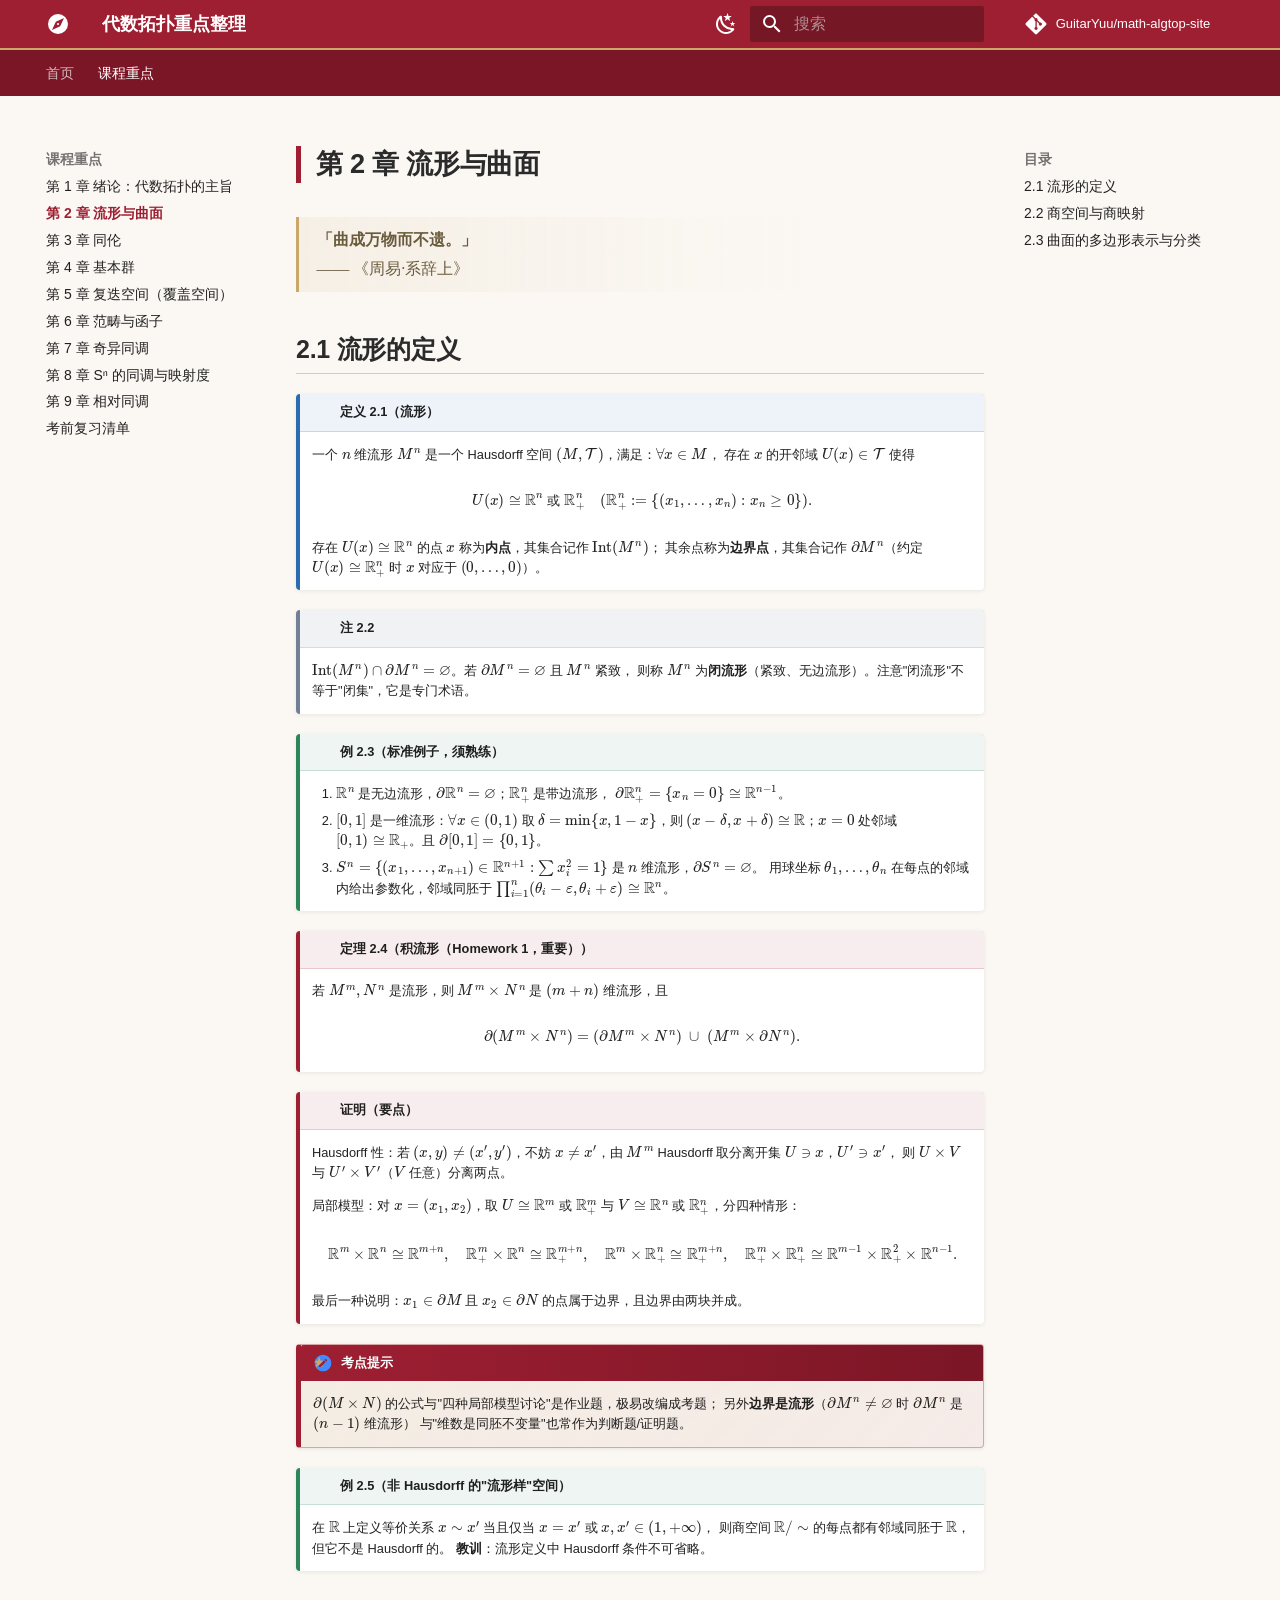
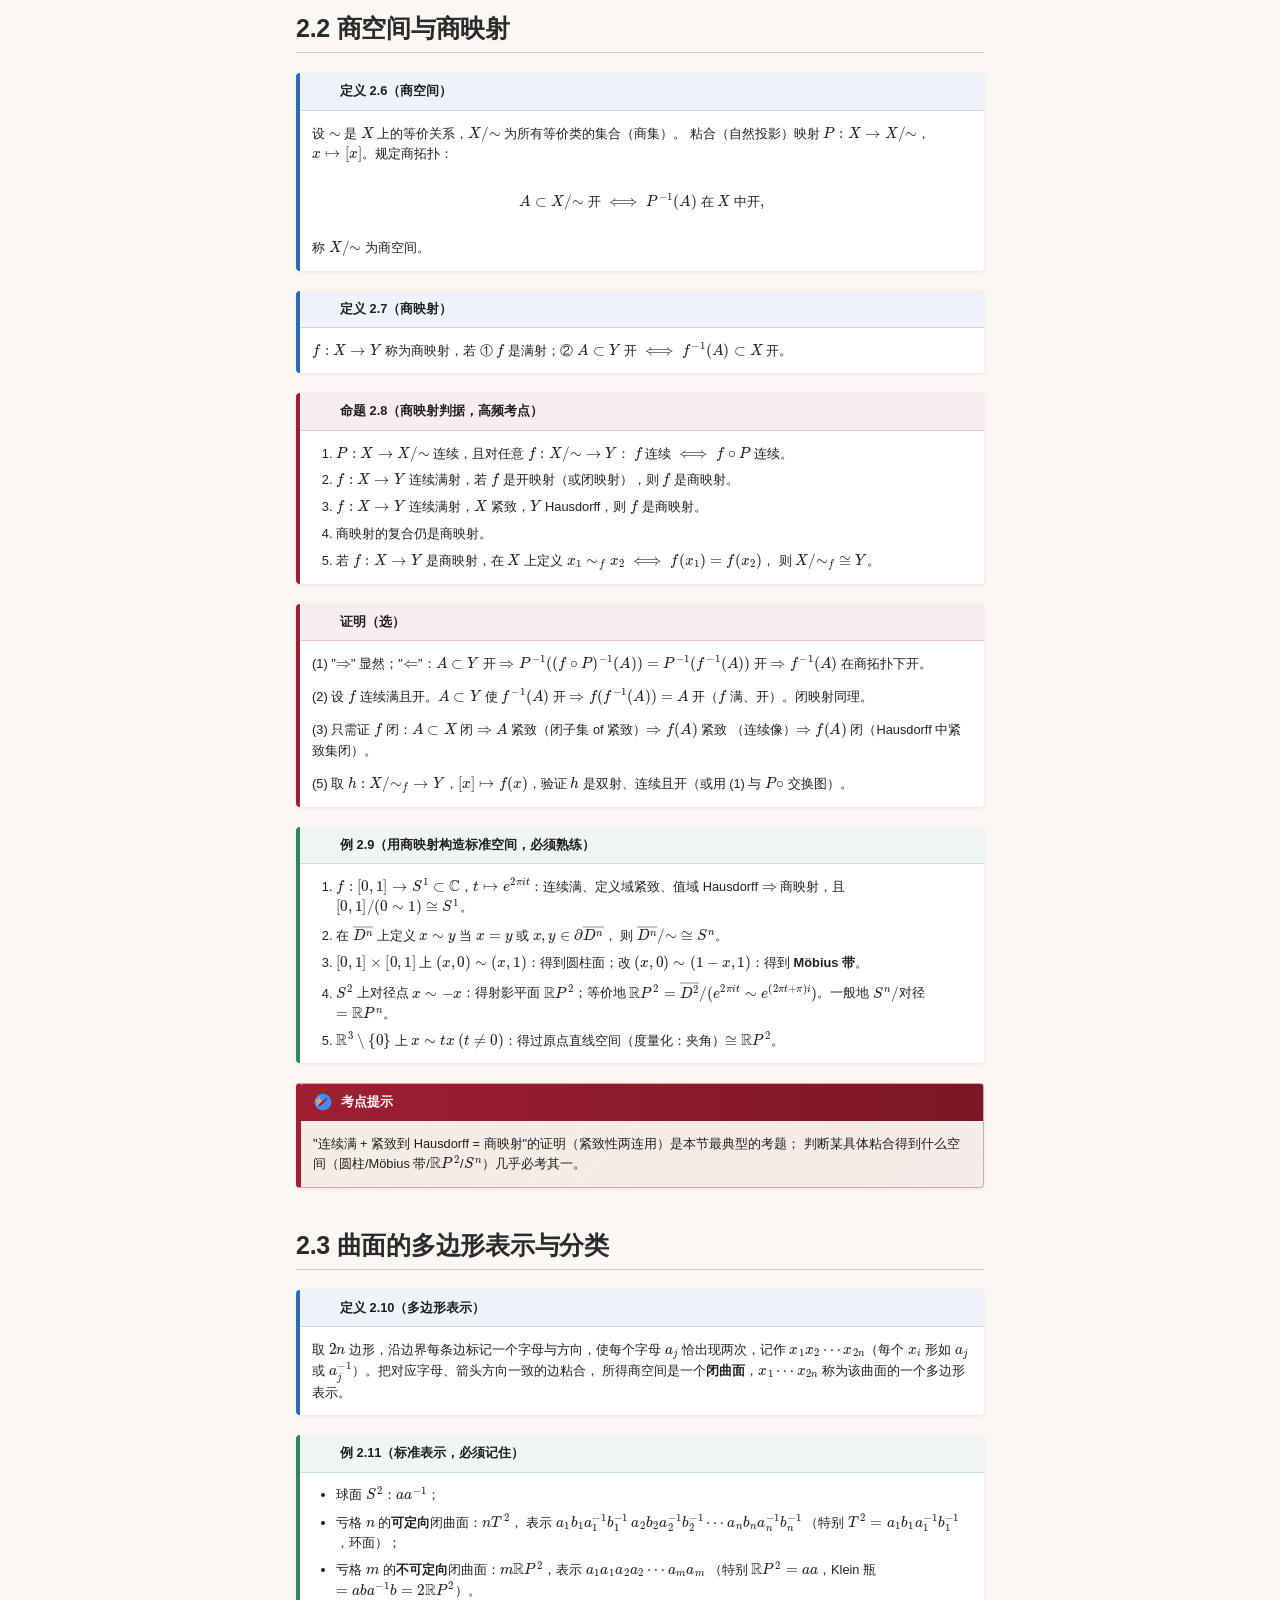
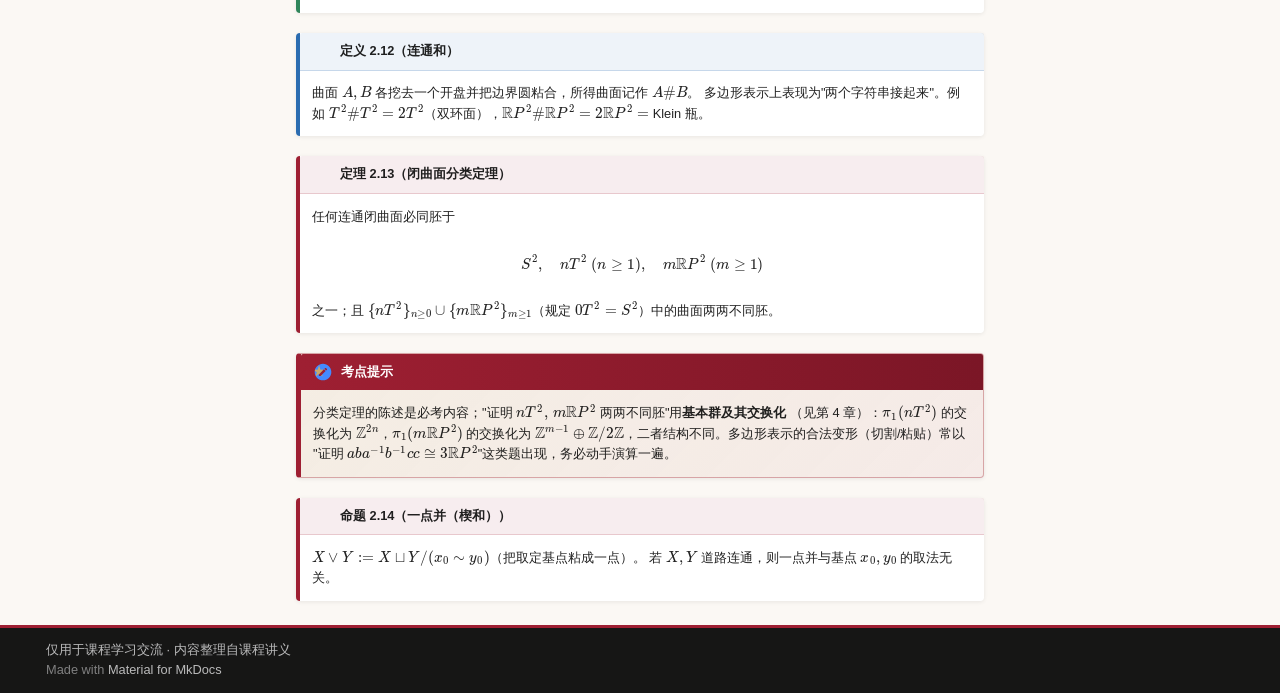
<file: ch02/index.html>
<!doctype html>
<html lang="zh" class="no-js">
  <head>
    
      <meta charset="utf-8">
      <meta name="viewport" content="width=device-width,initial-scale=1">
      
        <meta name="description" content="依据王炜飚老师《代数拓扑》课程中 Yuu 的讲义建立——重要定义、公式、定理、结论与重要证明，以考点提示标注潜在考察方向。">
      
      
        <meta name="author" content="GuitarYuu">
      
      
        <link rel="canonical" href="https://guitaryuu.github.io/math-algtop-site/ch02/">
      
      
        <link rel="prev" href="../ch01/">
      
      
        <link rel="next" href="../ch03/">
      
      
        
      
      
      <link rel="icon" href="../assets/images/favicon.png">
      <meta name="generator" content="mkdocs-1.6.1, mkdocs-material-9.7.7">
    
    
      
        <title>第 2 章 流形与曲面 - 代数拓扑重点整理</title>
      
    
    
      <link rel="stylesheet" href="../assets/stylesheets/main.ec1eaa64.min.css">
      
        
        <link rel="stylesheet" href="../assets/stylesheets/palette.ab4e12ef.min.css">
      
      


    
    
      
    
    
      
    
    
      <link rel="stylesheet" href="../stylesheets/sjtudocs.css">
    
    <script>__md_scope=new URL("..",location),__md_hash=e=>[...e].reduce(((e,_)=>(e<<5)-e+_.charCodeAt(0)),0),__md_get=(e,_=localStorage,t=__md_scope)=>JSON.parse(_.getItem(t.pathname+"."+e)),__md_set=(e,_,t=localStorage,a=__md_scope)=>{try{t.setItem(a.pathname+"."+e,JSON.stringify(_))}catch(e){}}</script>
    
      

    
    
  </head>
  
  
    
    
      
    
    
    
    
    <body dir="ltr" data-md-color-scheme="default" data-md-color-primary="indigo" data-md-color-accent="indigo">
  
    
    <input class="md-toggle" data-md-toggle="drawer" type="checkbox" id="__drawer" autocomplete="off">
    <input class="md-toggle" data-md-toggle="search" type="checkbox" id="__search" autocomplete="off">
    <label class="md-overlay" for="__drawer"></label>
    <div data-md-component="skip">
      
        
        <a href="#2" class="md-skip">
          跳转至
        </a>
      
    </div>
    <div data-md-component="announce">
      
    </div>
    
    
      

<header class="md-header" data-md-component="header">
  <nav class="md-header__inner md-grid" aria-label="页眉">
    <a href=".." title="代数拓扑重点整理" class="md-header__button md-logo" aria-label="代数拓扑重点整理" data-md-component="logo">
      
  
  <svg xmlns="http://www.w3.org/2000/svg" viewBox="0 0 24 24"><path d="M14.19 14.19 6 18l3.81-8.19L18 6m-6-4A10 10 0 0 0 2 12a10 10 0 0 0 10 10 10 10 0 0 0 10-10A10 10 0 0 0 12 2m0 8.9a1.1 1.1 0 0 0-1.1 1.1 1.1 1.1 0 0 0 1.1 1.1 1.1 1.1 0 0 0 1.1-1.1 1.1 1.1 0 0 0-1.1-1.1"/></svg>

    </a>
    <label class="md-header__button md-icon" for="__drawer">
      
      <svg xmlns="http://www.w3.org/2000/svg" viewBox="0 0 24 24"><path d="M3 6h18v2H3zm0 5h18v2H3zm0 5h18v2H3z"/></svg>
    </label>
    <div class="md-header__title" data-md-component="header-title">
      <div class="md-header__ellipsis">
        <div class="md-header__topic">
          <span class="md-ellipsis">
            代数拓扑重点整理
          </span>
        </div>
        <div class="md-header__topic" data-md-component="header-topic">
          <span class="md-ellipsis">
            
              第 2 章 流形与曲面
            
          </span>
        </div>
      </div>
    </div>
    
      
        <form class="md-header__option" data-md-component="palette">
  
    
    
    
    <input class="md-option" data-md-color-media="(prefers-color-scheme: light)" data-md-color-scheme="default" data-md-color-primary="indigo" data-md-color-accent="indigo"  aria-label="切换至深色模式"  type="radio" name="__palette" id="__palette_0">
    
      <label class="md-header__button md-icon" title="切换至深色模式" for="__palette_1" hidden>
        <svg xmlns="http://www.w3.org/2000/svg" viewBox="0 0 24 24"><path d="m17.75 4.09-2.53 1.94.91 3.06-2.63-1.81-2.63 1.81.91-3.06-2.53-1.94L12.44 4l1.06-3 1.06 3zm3.5 6.91-1.64 1.25.59 1.98-1.7-1.17-1.7 1.17.59-1.98L15.75 11l2.06-.05L18.5 9l.69 1.95zm-2.28 4.95c.83-.08 1.72 1.1 1.19 1.85-.32.45-.66.87-1.08 1.27C15.17 23 8.84 23 4.94 19.07c-3.91-3.9-3.91-10.24 0-14.14.4-.4.82-.76 1.27-1.08.75-.53 1.93.36 1.85 1.19-.27 2.86.69 5.83 2.89 8.02a9.96 9.96 0 0 0 8.02 2.89m-1.64 2.02a12.08 12.08 0 0 1-7.8-3.47c-2.17-2.19-3.33-5-3.49-7.82-2.81 3.14-2.7 7.96.31 10.98 3.02 3.01 7.84 3.12 10.98.31"/></svg>
      </label>
    
  
    
    
    
    <input class="md-option" data-md-color-media="(prefers-color-scheme: dark)" data-md-color-scheme="slate" data-md-color-primary="indigo" data-md-color-accent="indigo"  aria-label="切换至浅色模式"  type="radio" name="__palette" id="__palette_1">
    
      <label class="md-header__button md-icon" title="切换至浅色模式" for="__palette_0" hidden>
        <svg xmlns="http://www.w3.org/2000/svg" viewBox="0 0 24 24"><path d="M12 7a5 5 0 0 1 5 5 5 5 0 0 1-5 5 5 5 0 0 1-5-5 5 5 0 0 1 5-5m0 2a3 3 0 0 0-3 3 3 3 0 0 0 3 3 3 3 0 0 0 3-3 3 3 0 0 0-3-3m0-7 2.39 3.42C13.65 5.15 12.84 5 12 5s-1.65.15-2.39.42zM3.34 7l4.16-.35A7.2 7.2 0 0 0 5.94 8.5c-.44.74-.69 1.5-.83 2.29zm.02 10 1.76-3.77a7.131 7.131 0 0 0 2.38 4.14zM20.65 7l-1.77 3.79a7.02 7.02 0 0 0-2.38-4.15zm-.01 10-4.14.36c.59-.51 1.12-1.14 1.54-1.86.42-.73.69-1.5.83-2.29zM12 22l-2.41-3.44c.74.27 1.55.44 2.41.44.82 0 1.63-.17 2.37-.44z"/></svg>
      </label>
    
  
</form>
      
    
    
      <script>var palette=__md_get("__palette");if(palette&&palette.color){if("(prefers-color-scheme)"===palette.color.media){var media=matchMedia("(prefers-color-scheme: light)"),input=document.querySelector(media.matches?"[data-md-color-media='(prefers-color-scheme: light)']":"[data-md-color-media='(prefers-color-scheme: dark)']");palette.color.media=input.getAttribute("data-md-color-media"),palette.color.scheme=input.getAttribute("data-md-color-scheme"),palette.color.primary=input.getAttribute("data-md-color-primary"),palette.color.accent=input.getAttribute("data-md-color-accent")}for(var[key,value]of Object.entries(palette.color))document.body.setAttribute("data-md-color-"+key,value)}</script>
    
    
    
      
      
        <label class="md-header__button md-icon" for="__search">
          
          <svg xmlns="http://www.w3.org/2000/svg" viewBox="0 0 24 24"><path d="M9.5 3A6.5 6.5 0 0 1 16 9.5c0 1.61-.59 3.09-1.56 4.23l.27.27h.79l5 5-1.5 1.5-5-5v-.79l-.27-.27A6.52 6.52 0 0 1 9.5 16 6.5 6.5 0 0 1 3 9.5 6.5 6.5 0 0 1 9.5 3m0 2C7 5 5 7 5 9.5S7 14 9.5 14 14 12 14 9.5 12 5 9.5 5"/></svg>
        </label>
        <div class="md-search" data-md-component="search" role="dialog">
  <label class="md-search__overlay" for="__search"></label>
  <div class="md-search__inner" role="search">
    <form class="md-search__form" name="search">
      <input type="text" class="md-search__input" name="query" aria-label="搜索" placeholder="搜索" autocapitalize="off" autocorrect="off" autocomplete="off" spellcheck="false" data-md-component="search-query" required>
      <label class="md-search__icon md-icon" for="__search">
        
        <svg xmlns="http://www.w3.org/2000/svg" viewBox="0 0 24 24"><path d="M9.5 3A6.5 6.5 0 0 1 16 9.5c0 1.61-.59 3.09-1.56 4.23l.27.27h.79l5 5-1.5 1.5-5-5v-.79l-.27-.27A6.52 6.52 0 0 1 9.5 16 6.5 6.5 0 0 1 3 9.5 6.5 6.5 0 0 1 9.5 3m0 2C7 5 5 7 5 9.5S7 14 9.5 14 14 12 14 9.5 12 5 9.5 5"/></svg>
        
        <svg xmlns="http://www.w3.org/2000/svg" viewBox="0 0 24 24"><path d="M20 11v2H8l5.5 5.5-1.42 1.42L4.16 12l7.92-7.92L13.5 5.5 8 11z"/></svg>
      </label>
      <nav class="md-search__options" aria-label="查找">
        
        <button type="reset" class="md-search__icon md-icon" title="清空当前内容" aria-label="清空当前内容" tabindex="-1">
          
          <svg xmlns="http://www.w3.org/2000/svg" viewBox="0 0 24 24"><path d="M19 6.41 17.59 5 12 10.59 6.41 5 5 6.41 10.59 12 5 17.59 6.41 19 12 13.41 17.59 19 19 17.59 13.41 12z"/></svg>
        </button>
      </nav>
      
        <div class="md-search__suggest" data-md-component="search-suggest"></div>
      
    </form>
    <div class="md-search__output">
      <div class="md-search__scrollwrap" tabindex="0" data-md-scrollfix>
        <div class="md-search-result" data-md-component="search-result">
          <div class="md-search-result__meta">
            正在初始化搜索引擎
          </div>
          <ol class="md-search-result__list" role="presentation"></ol>
        </div>
      </div>
    </div>
  </div>
</div>
      
    
    
      <div class="md-header__source">
        <a href="https://github.com/GuitarYuu/math-algtop-site" title="前往仓库" class="md-source" data-md-component="source">
  <div class="md-source__icon md-icon">
    
    <svg xmlns="http://www.w3.org/2000/svg" viewBox="0 0 448 512"><!--! Font Awesome Free 7.1.0 by @fontawesome - https://fontawesome.com License - https://fontawesome.com/license/free (Icons: CC BY 4.0, Fonts: SIL OFL 1.1, Code: MIT License) Copyright 2025 Fonticons, Inc.--><path d="M439.6 236.1 244 40.5c-5.4-5.5-12.8-8.5-20.4-8.5s-15 3-20.4 8.4L162.5 81l51.5 51.5c27.1-9.1 52.7 16.8 43.4 43.7l49.7 49.7c34.2-11.8 61.2 31 35.5 56.7-26.5 26.5-70.2-2.9-56-37.3L240.3 199v121.9c25.3 12.5 22.3 41.8 9.1 55-6.4 6.4-15.2 10.1-24.3 10.1s-17.8-3.6-24.3-10.1c-17.6-17.6-11.1-46.9 11.2-56v-123c-20.8-8.5-24.6-30.7-18.6-45L142.6 101 8.5 235.1C3 240.6 0 247.9 0 255.5s3 15 8.5 20.4l195.6 195.7c5.4 5.4 12.7 8.4 20.4 8.4s15-3 20.4-8.4l194.7-194.7c5.4-5.4 8.4-12.8 8.4-20.4s-3-15-8.4-20.4"/></svg>
  </div>
  <div class="md-source__repository">
    GuitarYuu/math-algtop-site
  </div>
</a>
      </div>
    
  </nav>
  
</header>
    
    <div class="md-container" data-md-component="container">
      
      
        
          
            
<nav class="md-tabs" aria-label="标签" data-md-component="tabs">
  <div class="md-grid">
    <ul class="md-tabs__list">
      
        
  
  
  
  
    <li class="md-tabs__item">
      <a href=".." class="md-tabs__link">
        
  
  
    
  
  首页

      </a>
    </li>
  

      
        
  
  
  
    
  
  
    
    
      <li class="md-tabs__item md-tabs__item--active">
        <a href="../ch01/" class="md-tabs__link">
          
  
  
    
  
  课程重点

        </a>
      </li>
    
  

      
    </ul>
  </div>
</nav>
          
        
      
      <main class="md-main" data-md-component="main">
        <div class="md-main__inner md-grid">
          
            
              
              <div class="md-sidebar md-sidebar--primary" data-md-component="sidebar" data-md-type="navigation" >
                <div class="md-sidebar__scrollwrap">
                  <div class="md-sidebar__inner">
                    


  


<nav class="md-nav md-nav--primary md-nav--lifted" aria-label="导航栏" data-md-level="0">
  <label class="md-nav__title" for="__drawer">
    <a href=".." title="代数拓扑重点整理" class="md-nav__button md-logo" aria-label="代数拓扑重点整理" data-md-component="logo">
      
  
  <svg xmlns="http://www.w3.org/2000/svg" viewBox="0 0 24 24"><path d="M14.19 14.19 6 18l3.81-8.19L18 6m-6-4A10 10 0 0 0 2 12a10 10 0 0 0 10 10 10 10 0 0 0 10-10A10 10 0 0 0 12 2m0 8.9a1.1 1.1 0 0 0-1.1 1.1 1.1 1.1 0 0 0 1.1 1.1 1.1 1.1 0 0 0 1.1-1.1 1.1 1.1 0 0 0-1.1-1.1"/></svg>

    </a>
    代数拓扑重点整理
  </label>
  
    <div class="md-nav__source">
      <a href="https://github.com/GuitarYuu/math-algtop-site" title="前往仓库" class="md-source" data-md-component="source">
  <div class="md-source__icon md-icon">
    
    <svg xmlns="http://www.w3.org/2000/svg" viewBox="0 0 448 512"><!--! Font Awesome Free 7.1.0 by @fontawesome - https://fontawesome.com License - https://fontawesome.com/license/free (Icons: CC BY 4.0, Fonts: SIL OFL 1.1, Code: MIT License) Copyright 2025 Fonticons, Inc.--><path d="M439.6 236.1 244 40.5c-5.4-5.5-12.8-8.5-20.4-8.5s-15 3-20.4 8.4L162.5 81l51.5 51.5c27.1-9.1 52.7 16.8 43.4 43.7l49.7 49.7c34.2-11.8 61.2 31 35.5 56.7-26.5 26.5-70.2-2.9-56-37.3L240.3 199v121.9c25.3 12.5 22.3 41.8 9.1 55-6.4 6.4-15.2 10.1-24.3 10.1s-17.8-3.6-24.3-10.1c-17.6-17.6-11.1-46.9 11.2-56v-123c-20.8-8.5-24.6-30.7-18.6-45L142.6 101 8.5 235.1C3 240.6 0 247.9 0 255.5s3 15 8.5 20.4l195.6 195.7c5.4 5.4 12.7 8.4 20.4 8.4s15-3 20.4-8.4l194.7-194.7c5.4-5.4 8.4-12.8 8.4-20.4s-3-15-8.4-20.4"/></svg>
  </div>
  <div class="md-source__repository">
    GuitarYuu/math-algtop-site
  </div>
</a>
    </div>
  
  <ul class="md-nav__list" data-md-scrollfix>
    
      
      
  
  
  
  
    <li class="md-nav__item">
      <a href=".." class="md-nav__link">
        
  
  
  <span class="md-ellipsis">
    
  
    首页
  

    
  </span>
  
  

      </a>
    </li>
  

    
      
      
  
  
    
  
  
  
    
    
      
        
      
        
      
        
      
        
      
        
      
        
      
        
      
        
      
        
      
        
      
    
    
    
      
        
        
      
      
        
      
    
    
    <li class="md-nav__item md-nav__item--active md-nav__item--section md-nav__item--nested">
      
        
        
        <input class="md-nav__toggle md-toggle " type="checkbox" id="__nav_2" checked>
        
          
          <label class="md-nav__link" for="__nav_2" id="__nav_2_label" tabindex="">
            
  
  
  <span class="md-ellipsis">
    
  
    课程重点
  

    
  </span>
  
  

            <span class="md-nav__icon md-icon"></span>
          </label>
        
        <nav class="md-nav" data-md-level="1" aria-labelledby="__nav_2_label" aria-expanded="true">
          <label class="md-nav__title" for="__nav_2">
            <span class="md-nav__icon md-icon"></span>
            
  
    课程重点
  

          </label>
          <ul class="md-nav__list" data-md-scrollfix>
            
              
                
  
  
  
  
    <li class="md-nav__item">
      <a href="../ch01/" class="md-nav__link">
        
  
  
  <span class="md-ellipsis">
    
  
    第 1 章 绪论：代数拓扑的主旨
  

    
  </span>
  
  

      </a>
    </li>
  

              
            
              
                
  
  
    
  
  
  
    <li class="md-nav__item md-nav__item--active">
      
      <input class="md-nav__toggle md-toggle" type="checkbox" id="__toc">
      
      
        
      
      
        <label class="md-nav__link md-nav__link--active" for="__toc">
          
  
  
  <span class="md-ellipsis">
    
  
    第 2 章 流形与曲面
  

    
  </span>
  
  

          <span class="md-nav__icon md-icon"></span>
        </label>
      
      <a href="./" class="md-nav__link md-nav__link--active">
        
  
  
  <span class="md-ellipsis">
    
  
    第 2 章 流形与曲面
  

    
  </span>
  
  

      </a>
      
        

<nav class="md-nav md-nav--secondary" aria-label="目录">
  
  
  
    
  
  
    <label class="md-nav__title" for="__toc">
      <span class="md-nav__icon md-icon"></span>
      目录
    </label>
    <ul class="md-nav__list" data-md-component="toc" data-md-scrollfix>
      
        <li class="md-nav__item">
  <a href="#21" class="md-nav__link">
    <span class="md-ellipsis">
      
        2.1 流形的定义
      
    </span>
  </a>
  
</li>
      
        <li class="md-nav__item">
  <a href="#22" class="md-nav__link">
    <span class="md-ellipsis">
      
        2.2 商空间与商映射
      
    </span>
  </a>
  
</li>
      
        <li class="md-nav__item">
  <a href="#23" class="md-nav__link">
    <span class="md-ellipsis">
      
        2.3 曲面的多边形表示与分类
      
    </span>
  </a>
  
</li>
      
    </ul>
  
</nav>
      
    </li>
  

              
            
              
                
  
  
  
  
    <li class="md-nav__item">
      <a href="../ch03/" class="md-nav__link">
        
  
  
  <span class="md-ellipsis">
    
  
    第 3 章 同伦
  

    
  </span>
  
  

      </a>
    </li>
  

              
            
              
                
  
  
  
  
    <li class="md-nav__item">
      <a href="../ch04/" class="md-nav__link">
        
  
  
  <span class="md-ellipsis">
    
  
    第 4 章 基本群
  

    
  </span>
  
  

      </a>
    </li>
  

              
            
              
                
  
  
  
  
    <li class="md-nav__item">
      <a href="../ch05/" class="md-nav__link">
        
  
  
  <span class="md-ellipsis">
    
  
    第 5 章 复迭空间（覆盖空间）
  

    
  </span>
  
  

      </a>
    </li>
  

              
            
              
                
  
  
  
  
    <li class="md-nav__item">
      <a href="../ch06/" class="md-nav__link">
        
  
  
  <span class="md-ellipsis">
    
  
    第 6 章 范畴与函子
  

    
  </span>
  
  

      </a>
    </li>
  

              
            
              
                
  
  
  
  
    <li class="md-nav__item">
      <a href="../ch07/" class="md-nav__link">
        
  
  
  <span class="md-ellipsis">
    
  
    第 7 章 奇异同调
  

    
  </span>
  
  

      </a>
    </li>
  

              
            
              
                
  
  
  
  
    <li class="md-nav__item">
      <a href="../ch08/" class="md-nav__link">
        
  
  
  <span class="md-ellipsis">
    
  
    第 8 章 Sⁿ 的同调与映射度
  

    
  </span>
  
  

      </a>
    </li>
  

              
            
              
                
  
  
  
  
    <li class="md-nav__item">
      <a href="../ch09/" class="md-nav__link">
        
  
  
  <span class="md-ellipsis">
    
  
    第 9 章 相对同调
  

    
  </span>
  
  

      </a>
    </li>
  

              
            
              
                
  
  
  
  
    <li class="md-nav__item">
      <a href="../checklist/" class="md-nav__link">
        
  
  
  <span class="md-ellipsis">
    
  
    考前复习清单
  

    
  </span>
  
  

      </a>
    </li>
  

              
            
          </ul>
        </nav>
      
    </li>
  

    
  </ul>
</nav>
                  </div>
                </div>
              </div>
            
            
              
              <div class="md-sidebar md-sidebar--secondary" data-md-component="sidebar" data-md-type="toc" >
                <div class="md-sidebar__scrollwrap">
                  <div class="md-sidebar__inner">
                    

<nav class="md-nav md-nav--secondary" aria-label="目录">
  
  
  
    
  
  
    <label class="md-nav__title" for="__toc">
      <span class="md-nav__icon md-icon"></span>
      目录
    </label>
    <ul class="md-nav__list" data-md-component="toc" data-md-scrollfix>
      
        <li class="md-nav__item">
  <a href="#21" class="md-nav__link">
    <span class="md-ellipsis">
      
        2.1 流形的定义
      
    </span>
  </a>
  
</li>
      
        <li class="md-nav__item">
  <a href="#22" class="md-nav__link">
    <span class="md-ellipsis">
      
        2.2 商空间与商映射
      
    </span>
  </a>
  
</li>
      
        <li class="md-nav__item">
  <a href="#23" class="md-nav__link">
    <span class="md-ellipsis">
      
        2.3 曲面的多边形表示与分类
      
    </span>
  </a>
  
</li>
      
    </ul>
  
</nav>
                  </div>
                </div>
              </div>
            
          
          
            <div class="md-content" data-md-component="content">
              
              <article class="md-content__inner md-typeset">
                
                  



<h1 id="2">第 2 章 流形与曲面<a class="headerlink" href="#2" title="Permanent link">#</a></h1>
<div class="epigraph">
<p><strong>「曲成万物而不遗。」</strong></p>
<p>—— 《周易·系辞上》</p>
</div>
<h2 id="21">2.1 流形的定义<a class="headerlink" href="#21" title="Permanent link">#</a></h2>
<div class="admonition definition">
<p class="admonition-title">定义 2.1（流形）</p>
<p>一个 <span class="arithmatex">\(n\)</span> 维流形 <span class="arithmatex">\(M^n\)</span> 是一个 Hausdorff 空间 <span class="arithmatex">\((M,\mathcal{T})\)</span>，满足：<span class="arithmatex">\(\forall x\in M\)</span>，
存在 <span class="arithmatex">\(x\)</span> 的开邻域 <span class="arithmatex">\(U(x)\in\mathcal{T}\)</span> 使得</p>
<div class="arithmatex">\[
U(x)\cong \mathbb{R}^n \ \text{或}\ \mathbb{R}^n_+ \quad(\mathbb{R}^n_+ := \{(x_1,\dots,x_n): x_n \ge 0\}).
\]</div>
<p>存在 <span class="arithmatex">\(U(x)\cong\mathbb{R}^n\)</span> 的点 <span class="arithmatex">\(x\)</span> 称为<strong>内点</strong>，其集合记作 <span class="arithmatex">\(\operatorname{Int}(M^n)\)</span>；
其余点称为<strong>边界点</strong>，其集合记作 <span class="arithmatex">\(\partial M^n\)</span>（约定 <span class="arithmatex">\(U(x)\cong\mathbb{R}^n_+\)</span> 时 <span class="arithmatex">\(x\)</span> 对应于 <span class="arithmatex">\((0,\dots,0)\)</span>）。</p>
</div>
<div class="admonition remark">
<p class="admonition-title">注 2.2</p>
<p><span class="arithmatex">\(\operatorname{Int}(M^n)\cap\partial M^n=\varnothing\)</span>。若 <span class="arithmatex">\(\partial M^n=\varnothing\)</span> 且 <span class="arithmatex">\(M^n\)</span> 紧致，
则称 <span class="arithmatex">\(M^n\)</span> 为<strong>闭流形</strong>（紧致、无边流形）。注意"闭流形"不等于"闭集"，它是专门术语。</p>
</div>
<div class="admonition example">
<p class="admonition-title">例 2.3（标准例子，须熟练）</p>
<ol>
<li><span class="arithmatex">\(\mathbb{R}^n\)</span> 是无边流形，<span class="arithmatex">\(\partial\mathbb{R}^n=\varnothing\)</span>；<span class="arithmatex">\(\mathbb{R}^n_+\)</span> 是带边流形，
    <span class="arithmatex">\(\partial\mathbb{R}^n_+ = \{x_n=0\}\cong\mathbb{R}^{n-1}\)</span>。</li>
<li><span class="arithmatex">\([0,1]\)</span> 是一维流形：<span class="arithmatex">\(\forall x\in(0,1)\)</span> 取 <span class="arithmatex">\(\delta=\min\{x,1-x\}\)</span>，则
    <span class="arithmatex">\((x-\delta,x+\delta)\cong\mathbb{R}\)</span>；<span class="arithmatex">\(x=0\)</span> 处邻域 <span class="arithmatex">\([0,1)\cong\mathbb{R}_+\)</span>。且 <span class="arithmatex">\(\partial[0,1]=\{0,1\}\)</span>。</li>
<li><span class="arithmatex">\(S^n=\{(x_1,\dots,x_{n+1})\in\mathbb{R}^{n+1}: \sum x_i^2=1\}\)</span> 是 <span class="arithmatex">\(n\)</span> 维流形，<span class="arithmatex">\(\partial S^n=\varnothing\)</span>。
    用球坐标 <span class="arithmatex">\(\theta_1,\dots,\theta_n\)</span> 在每点的邻域内给出参数化，邻域同胚于
    <span class="arithmatex">\(\prod_{i=1}^n(\theta_i-\varepsilon,\theta_i+\varepsilon)\cong\mathbb{R}^n\)</span>。</li>
</ol>
</div>
<div class="admonition theorem">
<p class="admonition-title">定理 2.4（积流形（Homework 1，重要））</p>
<p>若 <span class="arithmatex">\(M^m,N^n\)</span> 是流形，则 <span class="arithmatex">\(M^m\times N^n\)</span> 是 <span class="arithmatex">\((m+n)\)</span> 维流形，且</p>
<div class="arithmatex">\[
\partial(M^m\times N^n)=(\partial M^m\times N^n)\ \cup\ (M^m\times\partial N^n).
\]</div>
</div>
<div class="admonition proof">
<p class="admonition-title">证明（要点）</p>
<p>Hausdorff 性：若 <span class="arithmatex">\((x,y)\neq(x',y')\)</span>，不妨 <span class="arithmatex">\(x\neq x'\)</span>，由 <span class="arithmatex">\(M^m\)</span> Hausdorff 取分离开集 <span class="arithmatex">\(U\ni x\)</span>，<span class="arithmatex">\(U'\ni x'\)</span>，
则 <span class="arithmatex">\(U\times V\)</span> 与 <span class="arithmatex">\(U'\times V'\)</span>（<span class="arithmatex">\(V\)</span> 任意）分离两点。</p>
<p>局部模型：对 <span class="arithmatex">\(x=(x_1,x_2)\)</span>，取 <span class="arithmatex">\(U\cong\mathbb{R}^m\)</span> 或 <span class="arithmatex">\(\mathbb{R}^m_+\)</span> 与 <span class="arithmatex">\(V\cong\mathbb{R}^n\)</span> 或 <span class="arithmatex">\(\mathbb{R}^n_+\)</span>，分四种情形：</p>
<div class="arithmatex">\[
\mathbb{R}^m\times\mathbb{R}^n\cong\mathbb{R}^{m+n},\quad
\mathbb{R}^m_+\times\mathbb{R}^n\cong\mathbb{R}^{m+n}_+,\quad
\mathbb{R}^m\times\mathbb{R}^n_+\cong\mathbb{R}^{m+n}_+,\quad
\mathbb{R}^m_+\times\mathbb{R}^n_+\cong\mathbb{R}^{m-1}\times\mathbb{R}_+^2\times\mathbb{R}^{n-1}.
\]</div>
<p>最后一种说明：<span class="arithmatex">\(x_1\in\partial M\)</span> 且 <span class="arithmatex">\(x_2\in\partial N\)</span> 的点属于边界，且边界由两块并成。</p>
</div>
<div class="admonition kaodian">
<p class="admonition-title">考点提示</p>
<p><span class="arithmatex">\(\partial(M\times N)\)</span> 的公式与"四种局部模型讨论"是作业题，极易改编成考题；
另外<strong>边界是流形</strong>（<span class="arithmatex">\(\partial M^n\neq\varnothing\)</span> 时 <span class="arithmatex">\(\partial M^n\)</span> 是 <span class="arithmatex">\((n-1)\)</span> 维流形）
与"维数是同胚不变量"也常作为判断题/证明题。</p>
</div>
<div class="admonition example">
<p class="admonition-title">例 2.5（非 Hausdorff 的"流形样"空间）</p>
<p>在 <span class="arithmatex">\(\mathbb{R}\)</span> 上定义等价关系 <span class="arithmatex">\(x\sim x'\)</span> 当且仅当 <span class="arithmatex">\(x=x'\)</span> 或 <span class="arithmatex">\(x,x'\in(1,+\infty)\)</span>，
则商空间 <span class="arithmatex">\(\mathbb{R}/\sim\)</span> 的每点都有邻域同胚于 <span class="arithmatex">\(\mathbb{R}\)</span>，但它不是 Hausdorff 的。
<strong>教训</strong>：流形定义中 Hausdorff 条件不可省略。</p>
</div>
<h2 id="22">2.2 商空间与商映射<a class="headerlink" href="#22" title="Permanent link">#</a></h2>
<div class="admonition definition">
<p class="admonition-title">定义 2.6（商空间）</p>
<p>设 <span class="arithmatex">\(\sim\)</span> 是 <span class="arithmatex">\(X\)</span> 上的等价关系，<span class="arithmatex">\(X/{\sim}\)</span> 为所有等价类的集合（商集）。
粘合（自然投影）映射 <span class="arithmatex">\(P:X\to X/{\sim}\)</span>，<span class="arithmatex">\(x\mapsto[x]\)</span>。规定商拓扑：</p>
<div class="arithmatex">\[
A\subset X/{\sim}\ \text{开} \iff P^{-1}(A)\ \text{在}\ X\ \text{中开},
\]</div>
<p>称 <span class="arithmatex">\(X/{\sim}\)</span> 为商空间。</p>
</div>
<div class="admonition definition">
<p class="admonition-title">定义 2.7（商映射）</p>
<p><span class="arithmatex">\(f:X\to Y\)</span> 称为商映射，若 ① <span class="arithmatex">\(f\)</span> 是满射；② <span class="arithmatex">\(A\subset Y\)</span> 开 <span class="arithmatex">\(\iff f^{-1}(A)\subset X\)</span> 开。</p>
</div>
<div class="admonition proposition">
<p class="admonition-title">命题 2.8（商映射判据，高频考点）</p>
<ol>
<li><span class="arithmatex">\(P:X\to X/{\sim}\)</span> 连续，且对任意 <span class="arithmatex">\(f:X/{\sim}\to Y\)</span>：
    <span class="arithmatex">\(f\)</span> 连续 <span class="arithmatex">\(\iff f\circ P\)</span> 连续。</li>
<li><span class="arithmatex">\(f:X\to Y\)</span> 连续满射，若 <span class="arithmatex">\(f\)</span> 是开映射（或闭映射），则 <span class="arithmatex">\(f\)</span> 是商映射。</li>
<li><span class="arithmatex">\(f:X\to Y\)</span> 连续满射，<span class="arithmatex">\(X\)</span> 紧致，<span class="arithmatex">\(Y\)</span> Hausdorff，则 <span class="arithmatex">\(f\)</span> 是商映射。</li>
<li>商映射的复合仍是商映射。</li>
<li>若 <span class="arithmatex">\(f:X\to Y\)</span> 是商映射，在 <span class="arithmatex">\(X\)</span> 上定义 <span class="arithmatex">\(x_1\sim_f x_2 \iff f(x_1)=f(x_2)\)</span>，
    则 <span class="arithmatex">\(X/{\sim_f}\cong Y\)</span>。</li>
</ol>
</div>
<div class="admonition proof">
<p class="admonition-title">证明（选）</p>
<p>(1) "<span class="arithmatex">\(\Rightarrow\)</span>" 显然；"<span class="arithmatex">\(\Leftarrow\)</span>"：<span class="arithmatex">\(A\subset Y\)</span> 开 <span class="arithmatex">\(\Rightarrow P^{-1}((f\circ P)^{-1}(A))=P^{-1}(f^{-1}(A))\)</span> 开
<span class="arithmatex">\(\Rightarrow f^{-1}(A)\)</span> 在商拓扑下开。</p>
<p>(2) 设 <span class="arithmatex">\(f\)</span> 连续满且开。<span class="arithmatex">\(A\subset Y\)</span> 使 <span class="arithmatex">\(f^{-1}(A)\)</span> 开 <span class="arithmatex">\(\Rightarrow f(f^{-1}(A))=A\)</span> 开（<span class="arithmatex">\(f\)</span> 满、开）。闭映射同理。</p>
<p>(3) 只需证 <span class="arithmatex">\(f\)</span> 闭：<span class="arithmatex">\(A\subset X\)</span> 闭 <span class="arithmatex">\(\Rightarrow A\)</span> 紧致（闭子集 of 紧致）<span class="arithmatex">\(\Rightarrow f(A)\)</span> 紧致
（连续像）<span class="arithmatex">\(\Rightarrow f(A)\)</span> 闭（Hausdorff 中紧致集闭）。</p>
<p>(5) 取 <span class="arithmatex">\(h:X/{\sim_f}\to Y\)</span>，<span class="arithmatex">\([x]\mapsto f(x)\)</span>，验证 <span class="arithmatex">\(h\)</span> 是双射、连续且开（或用 (1) 与 <span class="arithmatex">\(P\circ\)</span> 交换图）。</p>
</div>
<div class="admonition example">
<p class="admonition-title">例 2.9（用商映射构造标准空间，必须熟练）</p>
<ol>
<li><span class="arithmatex">\(f:[0,1]\to S^1\subset\mathbb{C}\)</span>，<span class="arithmatex">\(t\mapsto e^{2\pi i t}\)</span>：连续满、定义域紧致、值域 Hausdorff
    <span class="arithmatex">\(\Rightarrow\)</span> 商映射，且 <span class="arithmatex">\([0,1]/(0\sim1)\cong S^1\)</span>。</li>
<li>在 <span class="arithmatex">\(\overline{D^n}\)</span> 上定义 <span class="arithmatex">\(x\sim y\)</span> 当 <span class="arithmatex">\(x=y\)</span> 或 <span class="arithmatex">\(x,y\in\partial\overline{D^n}\)</span>，
    则 <span class="arithmatex">\(\overline{D^n}/{\sim}\cong S^n\)</span>。</li>
<li><span class="arithmatex">\([0,1]\times[0,1]\)</span> 上 <span class="arithmatex">\((x,0)\sim(x,1)\)</span>：得到圆柱面；改 <span class="arithmatex">\((x,0)\sim(1-x,1)\)</span>：得到
    <strong>Möbius 带</strong>。</li>
<li><span class="arithmatex">\(S^2\)</span> 上对径点 <span class="arithmatex">\(x\sim-x\)</span>：得射影平面 <span class="arithmatex">\(\mathbb{R}P^{2}\)</span>；等价地
    <span class="arithmatex">\(\mathbb{R}P^{2}=\overline{D^2}/(e^{2\pi it}\sim e^{(2\pi t+\pi)i})\)</span>。一般地 <span class="arithmatex">\(S^n/\)</span>对径 <span class="arithmatex">\(=\mathbb{R}P^{n}\)</span>。</li>
<li><span class="arithmatex">\(\mathbb{R}^3\setminus\{0\}\)</span> 上 <span class="arithmatex">\(x\sim tx\ (t\neq0)\)</span>：得过原点直线空间（度量化：夹角）<span class="arithmatex">\(\cong\mathbb{R}P^{2}\)</span>。</li>
</ol>
</div>
<div class="admonition kaodian">
<p class="admonition-title">考点提示</p>
<p>"连续满 + 紧致到 Hausdorff = 商映射"的证明（紧致性两连用）是本节最典型的考题；
判断某具体粘合得到什么空间（圆柱/Möbius 带/<span class="arithmatex">\(\mathbb{R}P^{2}\)</span>/<span class="arithmatex">\(S^n\)</span>）几乎必考其一。</p>
</div>
<h2 id="23">2.3 曲面的多边形表示与分类<a class="headerlink" href="#23" title="Permanent link">#</a></h2>
<div class="admonition definition">
<p class="admonition-title">定义 2.10（多边形表示）</p>
<p>取 <span class="arithmatex">\(2n\)</span> 边形，沿边界每条边标记一个字母与方向，使每个字母 <span class="arithmatex">\(a_j\)</span> 恰出现两次，记作
<span class="arithmatex">\(x_1x_2\cdots x_{2n}\)</span>（每个 <span class="arithmatex">\(x_i\)</span> 形如 <span class="arithmatex">\(a_j\)</span> 或 <span class="arithmatex">\(a_j^{-1}\)</span>）。把对应字母、箭头方向一致的边粘合，
所得商空间是一个<strong>闭曲面</strong>，<span class="arithmatex">\(x_1\cdots x_{2n}\)</span> 称为该曲面的一个多边形表示。</p>
</div>
<div class="admonition example">
<p class="admonition-title">例 2.11（标准表示，必须记住）</p>
<ul>
<li>球面 <span class="arithmatex">\(S^2\)</span>：<span class="arithmatex">\(aa^{-1}\)</span>；</li>
<li>亏格 <span class="arithmatex">\(n\)</span> 的<strong>可定向</strong>闭曲面：<span class="arithmatex">\(nT^2\)</span>，
    表示 <span class="arithmatex">\(a_1b_1a_1^{-1} b_1^{-1}\,a_2b_2a_2^{-1} b_2^{-1}\cdots a_nb_na_n^{-1} b_n^{-1}\)</span>
    （特别 <span class="arithmatex">\(T^2=a_1b_1a_1^{-1} b_1^{-1}\)</span>，环面）；</li>
<li>亏格 <span class="arithmatex">\(m\)</span> 的<strong>不可定向</strong>闭曲面：<span class="arithmatex">\(m\mathbb{R}P^{2}\)</span>，表示 <span class="arithmatex">\(a_1a_1a_2a_2\cdots a_ma_m\)</span>
    （特别 <span class="arithmatex">\(\mathbb{R}P^{2}=aa\)</span>，Klein 瓶 <span class="arithmatex">\(=aba^{-1} b=2\mathbb{R}P^{2}\)</span>）。</li>
</ul>
</div>
<div class="admonition definition">
<p class="admonition-title">定义 2.12（连通和）</p>
<p>曲面 <span class="arithmatex">\(A,B\)</span> 各挖去一个开盘并把边界圆粘合，所得曲面记作 <span class="arithmatex">\(A\# B\)</span>。
多边形表示上表现为"两个字符串接起来"。例如
<span class="arithmatex">\(T^2\# T^2 = 2T^2\)</span>（双环面），<span class="arithmatex">\(\mathbb{R}P^{2}\#\mathbb{R}P^{2}=2\mathbb{R}P^{2}=\)</span> Klein 瓶。</p>
</div>
<div class="admonition theorem">
<p class="admonition-title">定理 2.13（闭曲面分类定理）</p>
<p>任何连通闭曲面必同胚于</p>
<div class="arithmatex">\[
S^2,\quad nT^2\ (n\ge1),\quad m\mathbb{R}P^{2}\ (m\ge1)
\]</div>
<p>之一；且 <span class="arithmatex">\(\{nT^2\}_{n\ge0}\cup\{m\mathbb{R}P^{2}\}_{m\ge1}\)</span>（规定 <span class="arithmatex">\(0T^2=S^2\)</span>）中的曲面两两不同胚。</p>
</div>
<div class="admonition kaodian">
<p class="admonition-title">考点提示</p>
<p>分类定理的陈述是必考内容；"证明 <span class="arithmatex">\(nT^2,\,m\mathbb{R}P^{2}\)</span> 两两不同胚"用<strong>基本群及其交换化</strong>
（见第 4 章）：<span class="arithmatex">\(\pi_1(nT^2)\)</span> 的交换化为 <span class="arithmatex">\(\mathbb{Z}^{2n}\)</span>，<span class="arithmatex">\(\pi_1(m\mathbb{R}P^{2})\)</span> 的交换化为
<span class="arithmatex">\(\mathbb{Z}^{m-1}\oplus \mathbb{Z}/2\mathbb{Z}\)</span>，二者结构不同。多边形表示的合法变形（切割/粘贴）常以
"证明 <span class="arithmatex">\(aba^{-1} b^{-1} cc \cong 3\mathbb{R}P^{2}\)</span>"这类题出现，务必动手演算一遍。</p>
</div>
<div class="admonition proposition">
<p class="admonition-title">命题 2.14（一点并（楔和））</p>
<p><span class="arithmatex">\(X\vee Y := X\sqcup Y/(x_0\sim y_0)\)</span>（把取定基点粘成一点）。
若 <span class="arithmatex">\(X,Y\)</span> 道路连通，则一点并与基点 <span class="arithmatex">\(x_0,y_0\)</span> 的取法无关。</p>
</div>












                
              </article>
            </div>
          
          
<script>var target=document.getElementById(location.hash.slice(1));target&&target.name&&(target.checked=target.name.startsWith("__tabbed_"))</script>
        </div>
        
          <button type="button" class="md-top md-icon" data-md-component="top" hidden>
  
  <svg xmlns="http://www.w3.org/2000/svg" viewBox="0 0 24 24"><path d="M13 20h-2V8l-5.5 5.5-1.42-1.42L12 4.16l7.92 7.92-1.42 1.42L13 8z"/></svg>
  回到页面顶部
</button>
        
      </main>
      
        <footer class="md-footer">
  
  <div class="md-footer-meta md-typeset">
    <div class="md-footer-meta__inner md-grid">
      <div class="md-copyright">
  
    <div class="md-copyright__highlight">
      仅用于课程学习交流 · 内容整理自课程讲义
    </div>
  
  
    Made with
    <a href="https://squidfunk.github.io/mkdocs-material/" target="_blank" rel="noopener">
      Material for MkDocs
    </a>
  
</div>
      
    </div>
  </div>
</footer>
      
    </div>
    <div class="md-dialog" data-md-component="dialog">
      <div class="md-dialog__inner md-typeset"></div>
    </div>
    
    
    
      
      
      <script id="__config" type="application/json">{"annotate": null, "base": "..", "features": ["navigation.tabs", "navigation.sections", "navigation.top", "navigation.indexes", "search.suggest", "search.highlight", "content.tooltips"], "search": "../assets/javascripts/workers/search.2c215733.min.js", "tags": null, "translations": {"clipboard.copied": "\u5df2\u590d\u5236", "clipboard.copy": "\u590d\u5236", "search.result.more.one": "\u5728\u8be5\u9875\u4e0a\u8fd8\u6709 1 \u4e2a\u7b26\u5408\u6761\u4ef6\u7684\u7ed3\u679c", "search.result.more.other": "\u5728\u8be5\u9875\u4e0a\u8fd8\u6709 # \u4e2a\u7b26\u5408\u6761\u4ef6\u7684\u7ed3\u679c", "search.result.none": "\u6ca1\u6709\u627e\u5230\u7b26\u5408\u6761\u4ef6\u7684\u7ed3\u679c", "search.result.one": "\u627e\u5230 1 \u4e2a\u7b26\u5408\u6761\u4ef6\u7684\u7ed3\u679c", "search.result.other": "# \u4e2a\u7b26\u5408\u6761\u4ef6\u7684\u7ed3\u679c", "search.result.placeholder": "\u952e\u5165\u4ee5\u5f00\u59cb\u641c\u7d22", "search.result.term.missing": "\u7f3a\u5c11", "select.version": "\u9009\u62e9\u5f53\u524d\u7248\u672c"}, "version": null}</script>
    
    
      <script src="../assets/javascripts/bundle.d7400e89.min.js"></script>
      
        <script src="../javascripts/mathjax-config.js"></script>
      
        <script src="../javascripts/vendor/mathjax/tex-mml-chtml.js"></script>
      
    
  </body>
</html>
</file>
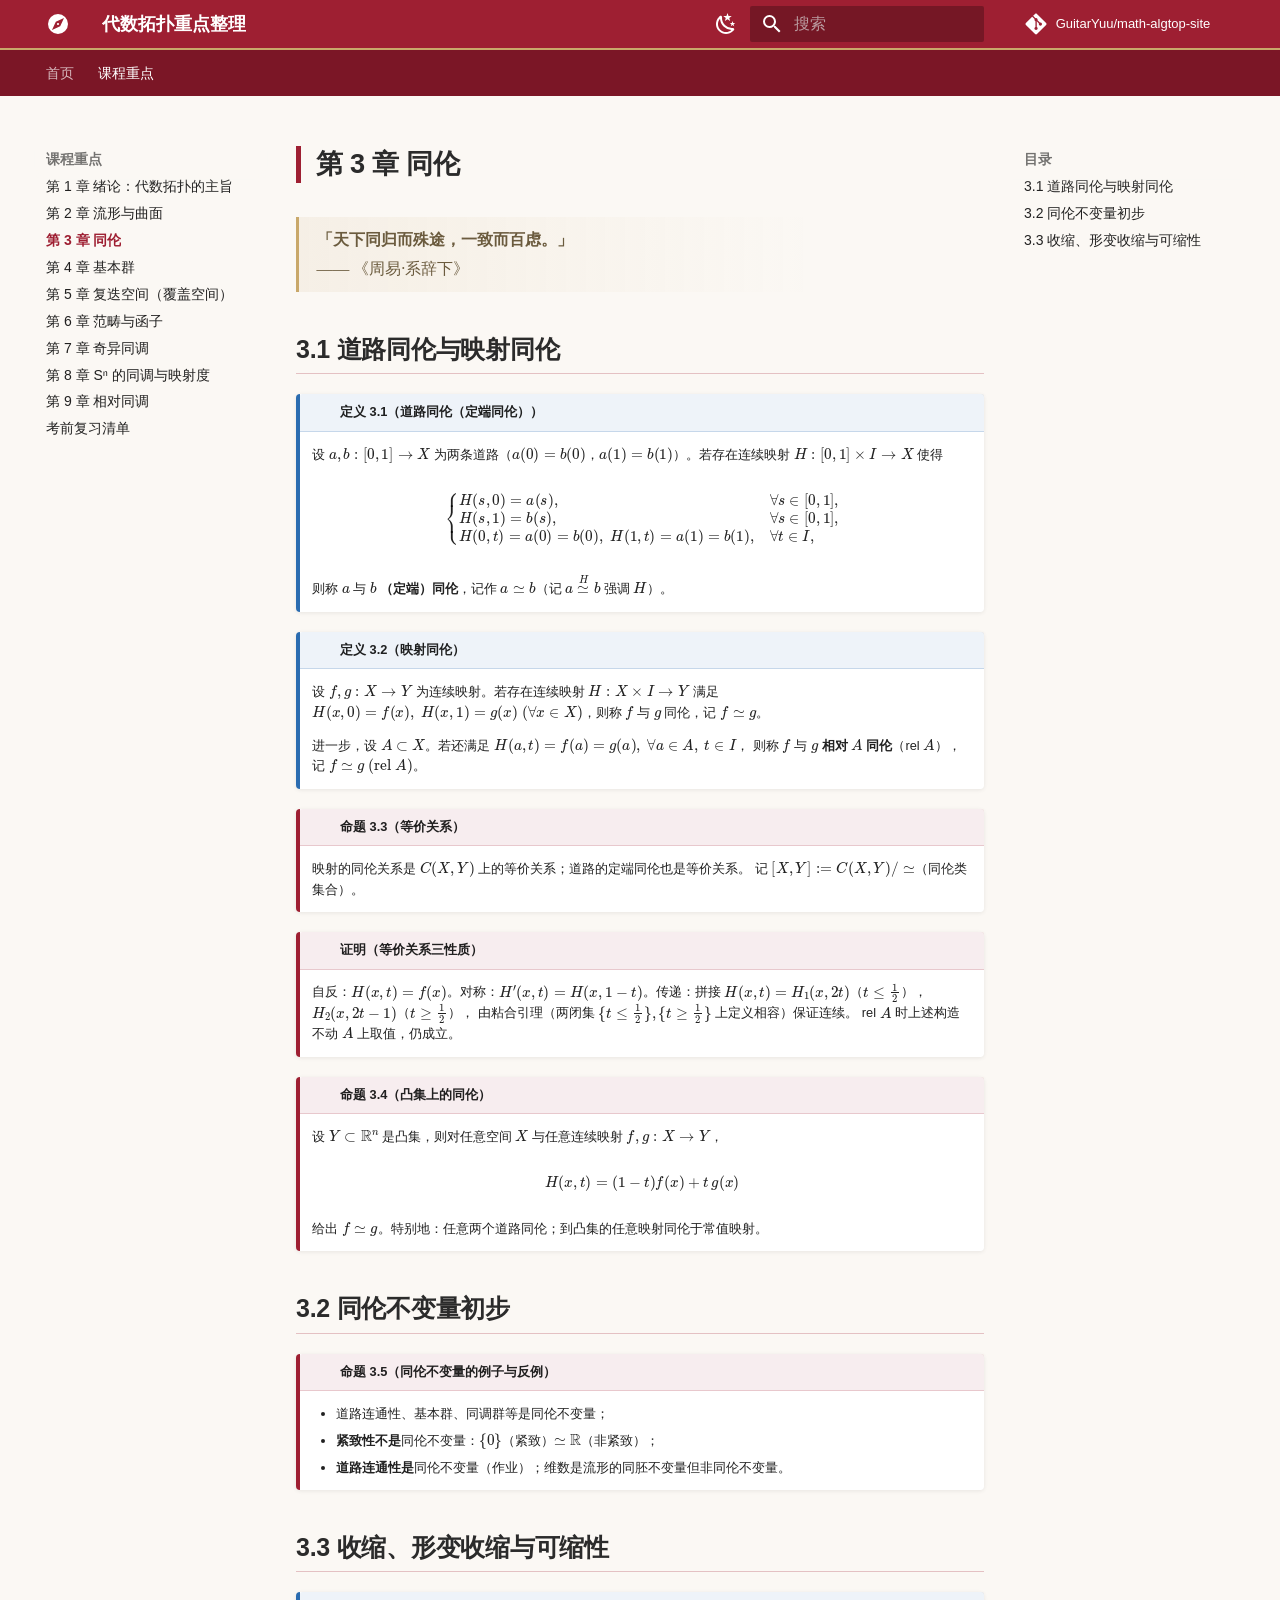
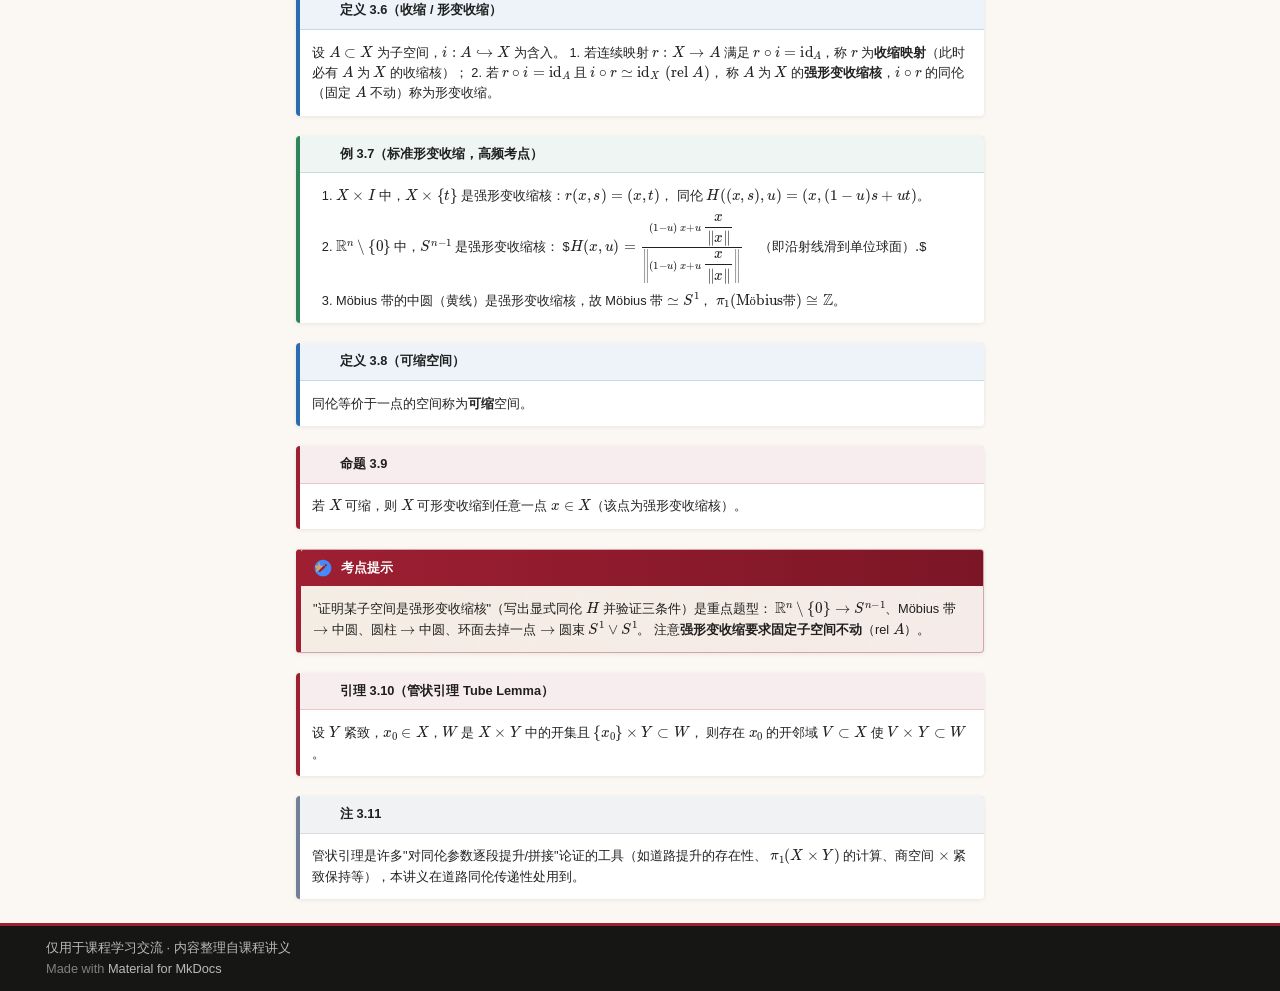
<file: ch03/index.html>
<!doctype html>
<html lang="zh" class="no-js">
  <head>
    
      <meta charset="utf-8">
      <meta name="viewport" content="width=device-width,initial-scale=1">
      
        <meta name="description" content="依据王炜飚老师《代数拓扑》课程中 Yuu 的讲义建立——重要定义、公式、定理、结论与重要证明，以考点提示标注潜在考察方向。">
      
      
        <meta name="author" content="GuitarYuu">
      
      
        <link rel="canonical" href="https://guitaryuu.github.io/math-algtop-site/ch03/">
      
      
        <link rel="prev" href="../ch02/">
      
      
        <link rel="next" href="../ch04/">
      
      
        
      
      
      <link rel="icon" href="../assets/images/favicon.png">
      <meta name="generator" content="mkdocs-1.6.1, mkdocs-material-9.7.7">
    
    
      
        <title>第 3 章 同伦 - 代数拓扑重点整理</title>
      
    
    
      <link rel="stylesheet" href="../assets/stylesheets/main.ec1eaa64.min.css">
      
        
        <link rel="stylesheet" href="../assets/stylesheets/palette.ab4e12ef.min.css">
      
      


    
    
      
    
    
      
    
    
      <link rel="stylesheet" href="../stylesheets/sjtudocs.css">
    
    <script>__md_scope=new URL("..",location),__md_hash=e=>[...e].reduce(((e,_)=>(e<<5)-e+_.charCodeAt(0)),0),__md_get=(e,_=localStorage,t=__md_scope)=>JSON.parse(_.getItem(t.pathname+"."+e)),__md_set=(e,_,t=localStorage,a=__md_scope)=>{try{t.setItem(a.pathname+"."+e,JSON.stringify(_))}catch(e){}}</script>
    
      

    
    
  </head>
  
  
    
    
      
    
    
    
    
    <body dir="ltr" data-md-color-scheme="default" data-md-color-primary="indigo" data-md-color-accent="indigo">
  
    
    <input class="md-toggle" data-md-toggle="drawer" type="checkbox" id="__drawer" autocomplete="off">
    <input class="md-toggle" data-md-toggle="search" type="checkbox" id="__search" autocomplete="off">
    <label class="md-overlay" for="__drawer"></label>
    <div data-md-component="skip">
      
        
        <a href="#3" class="md-skip">
          跳转至
        </a>
      
    </div>
    <div data-md-component="announce">
      
    </div>
    
    
      

<header class="md-header" data-md-component="header">
  <nav class="md-header__inner md-grid" aria-label="页眉">
    <a href=".." title="代数拓扑重点整理" class="md-header__button md-logo" aria-label="代数拓扑重点整理" data-md-component="logo">
      
  
  <svg xmlns="http://www.w3.org/2000/svg" viewBox="0 0 24 24"><path d="M14.19 14.19 6 18l3.81-8.19L18 6m-6-4A10 10 0 0 0 2 12a10 10 0 0 0 10 10 10 10 0 0 0 10-10A10 10 0 0 0 12 2m0 8.9a1.1 1.1 0 0 0-1.1 1.1 1.1 1.1 0 0 0 1.1 1.1 1.1 1.1 0 0 0 1.1-1.1 1.1 1.1 0 0 0-1.1-1.1"/></svg>

    </a>
    <label class="md-header__button md-icon" for="__drawer">
      
      <svg xmlns="http://www.w3.org/2000/svg" viewBox="0 0 24 24"><path d="M3 6h18v2H3zm0 5h18v2H3zm0 5h18v2H3z"/></svg>
    </label>
    <div class="md-header__title" data-md-component="header-title">
      <div class="md-header__ellipsis">
        <div class="md-header__topic">
          <span class="md-ellipsis">
            代数拓扑重点整理
          </span>
        </div>
        <div class="md-header__topic" data-md-component="header-topic">
          <span class="md-ellipsis">
            
              第 3 章 同伦
            
          </span>
        </div>
      </div>
    </div>
    
      
        <form class="md-header__option" data-md-component="palette">
  
    
    
    
    <input class="md-option" data-md-color-media="(prefers-color-scheme: light)" data-md-color-scheme="default" data-md-color-primary="indigo" data-md-color-accent="indigo"  aria-label="切换至深色模式"  type="radio" name="__palette" id="__palette_0">
    
      <label class="md-header__button md-icon" title="切换至深色模式" for="__palette_1" hidden>
        <svg xmlns="http://www.w3.org/2000/svg" viewBox="0 0 24 24"><path d="m17.75 4.09-2.53 1.94.91 3.06-2.63-1.81-2.63 1.81.91-3.06-2.53-1.94L12.44 4l1.06-3 1.06 3zm3.5 6.91-1.64 1.25.59 1.98-1.7-1.17-1.7 1.17.59-1.98L15.75 11l2.06-.05L18.5 9l.69 1.95zm-2.28 4.95c.83-.08 1.72 1.1 1.19 1.85-.32.45-.66.87-1.08 1.27C15.17 23 8.84 23 4.94 19.07c-3.91-3.9-3.91-10.24 0-14.14.4-.4.82-.76 1.27-1.08.75-.53 1.93.36 1.85 1.19-.27 2.86.69 5.83 2.89 8.02a9.96 9.96 0 0 0 8.02 2.89m-1.64 2.02a12.08 12.08 0 0 1-7.8-3.47c-2.17-2.19-3.33-5-3.49-7.82-2.81 3.14-2.7 7.96.31 10.98 3.02 3.01 7.84 3.12 10.98.31"/></svg>
      </label>
    
  
    
    
    
    <input class="md-option" data-md-color-media="(prefers-color-scheme: dark)" data-md-color-scheme="slate" data-md-color-primary="indigo" data-md-color-accent="indigo"  aria-label="切换至浅色模式"  type="radio" name="__palette" id="__palette_1">
    
      <label class="md-header__button md-icon" title="切换至浅色模式" for="__palette_0" hidden>
        <svg xmlns="http://www.w3.org/2000/svg" viewBox="0 0 24 24"><path d="M12 7a5 5 0 0 1 5 5 5 5 0 0 1-5 5 5 5 0 0 1-5-5 5 5 0 0 1 5-5m0 2a3 3 0 0 0-3 3 3 3 0 0 0 3 3 3 3 0 0 0 3-3 3 3 0 0 0-3-3m0-7 2.39 3.42C13.65 5.15 12.84 5 12 5s-1.65.15-2.39.42zM3.34 7l4.16-.35A7.2 7.2 0 0 0 5.94 8.5c-.44.74-.69 1.5-.83 2.29zm.02 10 1.76-3.77a7.131 7.131 0 0 0 2.38 4.14zM20.65 7l-1.77 3.79a7.02 7.02 0 0 0-2.38-4.15zm-.01 10-4.14.36c.59-.51 1.12-1.14 1.54-1.86.42-.73.69-1.5.83-2.29zM12 22l-2.41-3.44c.74.27 1.55.44 2.41.44.82 0 1.63-.17 2.37-.44z"/></svg>
      </label>
    
  
</form>
      
    
    
      <script>var palette=__md_get("__palette");if(palette&&palette.color){if("(prefers-color-scheme)"===palette.color.media){var media=matchMedia("(prefers-color-scheme: light)"),input=document.querySelector(media.matches?"[data-md-color-media='(prefers-color-scheme: light)']":"[data-md-color-media='(prefers-color-scheme: dark)']");palette.color.media=input.getAttribute("data-md-color-media"),palette.color.scheme=input.getAttribute("data-md-color-scheme"),palette.color.primary=input.getAttribute("data-md-color-primary"),palette.color.accent=input.getAttribute("data-md-color-accent")}for(var[key,value]of Object.entries(palette.color))document.body.setAttribute("data-md-color-"+key,value)}</script>
    
    
    
      
      
        <label class="md-header__button md-icon" for="__search">
          
          <svg xmlns="http://www.w3.org/2000/svg" viewBox="0 0 24 24"><path d="M9.5 3A6.5 6.5 0 0 1 16 9.5c0 1.61-.59 3.09-1.56 4.23l.27.27h.79l5 5-1.5 1.5-5-5v-.79l-.27-.27A6.52 6.52 0 0 1 9.5 16 6.5 6.5 0 0 1 3 9.5 6.5 6.5 0 0 1 9.5 3m0 2C7 5 5 7 5 9.5S7 14 9.5 14 14 12 14 9.5 12 5 9.5 5"/></svg>
        </label>
        <div class="md-search" data-md-component="search" role="dialog">
  <label class="md-search__overlay" for="__search"></label>
  <div class="md-search__inner" role="search">
    <form class="md-search__form" name="search">
      <input type="text" class="md-search__input" name="query" aria-label="搜索" placeholder="搜索" autocapitalize="off" autocorrect="off" autocomplete="off" spellcheck="false" data-md-component="search-query" required>
      <label class="md-search__icon md-icon" for="__search">
        
        <svg xmlns="http://www.w3.org/2000/svg" viewBox="0 0 24 24"><path d="M9.5 3A6.5 6.5 0 0 1 16 9.5c0 1.61-.59 3.09-1.56 4.23l.27.27h.79l5 5-1.5 1.5-5-5v-.79l-.27-.27A6.52 6.52 0 0 1 9.5 16 6.5 6.5 0 0 1 3 9.5 6.5 6.5 0 0 1 9.5 3m0 2C7 5 5 7 5 9.5S7 14 9.5 14 14 12 14 9.5 12 5 9.5 5"/></svg>
        
        <svg xmlns="http://www.w3.org/2000/svg" viewBox="0 0 24 24"><path d="M20 11v2H8l5.5 5.5-1.42 1.42L4.16 12l7.92-7.92L13.5 5.5 8 11z"/></svg>
      </label>
      <nav class="md-search__options" aria-label="查找">
        
        <button type="reset" class="md-search__icon md-icon" title="清空当前内容" aria-label="清空当前内容" tabindex="-1">
          
          <svg xmlns="http://www.w3.org/2000/svg" viewBox="0 0 24 24"><path d="M19 6.41 17.59 5 12 10.59 6.41 5 5 6.41 10.59 12 5 17.59 6.41 19 12 13.41 17.59 19 19 17.59 13.41 12z"/></svg>
        </button>
      </nav>
      
        <div class="md-search__suggest" data-md-component="search-suggest"></div>
      
    </form>
    <div class="md-search__output">
      <div class="md-search__scrollwrap" tabindex="0" data-md-scrollfix>
        <div class="md-search-result" data-md-component="search-result">
          <div class="md-search-result__meta">
            正在初始化搜索引擎
          </div>
          <ol class="md-search-result__list" role="presentation"></ol>
        </div>
      </div>
    </div>
  </div>
</div>
      
    
    
      <div class="md-header__source">
        <a href="https://github.com/GuitarYuu/math-algtop-site" title="前往仓库" class="md-source" data-md-component="source">
  <div class="md-source__icon md-icon">
    
    <svg xmlns="http://www.w3.org/2000/svg" viewBox="0 0 448 512"><!--! Font Awesome Free 7.1.0 by @fontawesome - https://fontawesome.com License - https://fontawesome.com/license/free (Icons: CC BY 4.0, Fonts: SIL OFL 1.1, Code: MIT License) Copyright 2025 Fonticons, Inc.--><path d="M439.6 236.1 244 40.5c-5.4-5.5-12.8-8.5-20.4-8.5s-15 3-20.4 8.4L162.5 81l51.5 51.5c27.1-9.1 52.7 16.8 43.4 43.7l49.7 49.7c34.2-11.8 61.2 31 35.5 56.7-26.5 26.5-70.2-2.9-56-37.3L240.3 199v121.9c25.3 12.5 22.3 41.8 9.1 55-6.4 6.4-15.2 10.1-24.3 10.1s-17.8-3.6-24.3-10.1c-17.6-17.6-11.1-46.9 11.2-56v-123c-20.8-8.5-24.6-30.7-18.6-45L142.6 101 8.5 235.1C3 240.6 0 247.9 0 255.5s3 15 8.5 20.4l195.6 195.7c5.4 5.4 12.7 8.4 20.4 8.4s15-3 20.4-8.4l194.7-194.7c5.4-5.4 8.4-12.8 8.4-20.4s-3-15-8.4-20.4"/></svg>
  </div>
  <div class="md-source__repository">
    GuitarYuu/math-algtop-site
  </div>
</a>
      </div>
    
  </nav>
  
</header>
    
    <div class="md-container" data-md-component="container">
      
      
        
          
            
<nav class="md-tabs" aria-label="标签" data-md-component="tabs">
  <div class="md-grid">
    <ul class="md-tabs__list">
      
        
  
  
  
  
    <li class="md-tabs__item">
      <a href=".." class="md-tabs__link">
        
  
  
    
  
  首页

      </a>
    </li>
  

      
        
  
  
  
    
  
  
    
    
      <li class="md-tabs__item md-tabs__item--active">
        <a href="../ch01/" class="md-tabs__link">
          
  
  
    
  
  课程重点

        </a>
      </li>
    
  

      
    </ul>
  </div>
</nav>
          
        
      
      <main class="md-main" data-md-component="main">
        <div class="md-main__inner md-grid">
          
            
              
              <div class="md-sidebar md-sidebar--primary" data-md-component="sidebar" data-md-type="navigation" >
                <div class="md-sidebar__scrollwrap">
                  <div class="md-sidebar__inner">
                    


  


<nav class="md-nav md-nav--primary md-nav--lifted" aria-label="导航栏" data-md-level="0">
  <label class="md-nav__title" for="__drawer">
    <a href=".." title="代数拓扑重点整理" class="md-nav__button md-logo" aria-label="代数拓扑重点整理" data-md-component="logo">
      
  
  <svg xmlns="http://www.w3.org/2000/svg" viewBox="0 0 24 24"><path d="M14.19 14.19 6 18l3.81-8.19L18 6m-6-4A10 10 0 0 0 2 12a10 10 0 0 0 10 10 10 10 0 0 0 10-10A10 10 0 0 0 12 2m0 8.9a1.1 1.1 0 0 0-1.1 1.1 1.1 1.1 0 0 0 1.1 1.1 1.1 1.1 0 0 0 1.1-1.1 1.1 1.1 0 0 0-1.1-1.1"/></svg>

    </a>
    代数拓扑重点整理
  </label>
  
    <div class="md-nav__source">
      <a href="https://github.com/GuitarYuu/math-algtop-site" title="前往仓库" class="md-source" data-md-component="source">
  <div class="md-source__icon md-icon">
    
    <svg xmlns="http://www.w3.org/2000/svg" viewBox="0 0 448 512"><!--! Font Awesome Free 7.1.0 by @fontawesome - https://fontawesome.com License - https://fontawesome.com/license/free (Icons: CC BY 4.0, Fonts: SIL OFL 1.1, Code: MIT License) Copyright 2025 Fonticons, Inc.--><path d="M439.6 236.1 244 40.5c-5.4-5.5-12.8-8.5-20.4-8.5s-15 3-20.4 8.4L162.5 81l51.5 51.5c27.1-9.1 52.7 16.8 43.4 43.7l49.7 49.7c34.2-11.8 61.2 31 35.5 56.7-26.5 26.5-70.2-2.9-56-37.3L240.3 199v121.9c25.3 12.5 22.3 41.8 9.1 55-6.4 6.4-15.2 10.1-24.3 10.1s-17.8-3.6-24.3-10.1c-17.6-17.6-11.1-46.9 11.2-56v-123c-20.8-8.5-24.6-30.7-18.6-45L142.6 101 8.5 235.1C3 240.6 0 247.9 0 255.5s3 15 8.5 20.4l195.6 195.7c5.4 5.4 12.7 8.4 20.4 8.4s15-3 20.4-8.4l194.7-194.7c5.4-5.4 8.4-12.8 8.4-20.4s-3-15-8.4-20.4"/></svg>
  </div>
  <div class="md-source__repository">
    GuitarYuu/math-algtop-site
  </div>
</a>
    </div>
  
  <ul class="md-nav__list" data-md-scrollfix>
    
      
      
  
  
  
  
    <li class="md-nav__item">
      <a href=".." class="md-nav__link">
        
  
  
  <span class="md-ellipsis">
    
  
    首页
  

    
  </span>
  
  

      </a>
    </li>
  

    
      
      
  
  
    
  
  
  
    
    
      
        
      
        
      
        
      
        
      
        
      
        
      
        
      
        
      
        
      
        
      
    
    
    
      
        
        
      
      
        
      
    
    
    <li class="md-nav__item md-nav__item--active md-nav__item--section md-nav__item--nested">
      
        
        
        <input class="md-nav__toggle md-toggle " type="checkbox" id="__nav_2" checked>
        
          
          <label class="md-nav__link" for="__nav_2" id="__nav_2_label" tabindex="">
            
  
  
  <span class="md-ellipsis">
    
  
    课程重点
  

    
  </span>
  
  

            <span class="md-nav__icon md-icon"></span>
          </label>
        
        <nav class="md-nav" data-md-level="1" aria-labelledby="__nav_2_label" aria-expanded="true">
          <label class="md-nav__title" for="__nav_2">
            <span class="md-nav__icon md-icon"></span>
            
  
    课程重点
  

          </label>
          <ul class="md-nav__list" data-md-scrollfix>
            
              
                
  
  
  
  
    <li class="md-nav__item">
      <a href="../ch01/" class="md-nav__link">
        
  
  
  <span class="md-ellipsis">
    
  
    第 1 章 绪论：代数拓扑的主旨
  

    
  </span>
  
  

      </a>
    </li>
  

              
            
              
                
  
  
  
  
    <li class="md-nav__item">
      <a href="../ch02/" class="md-nav__link">
        
  
  
  <span class="md-ellipsis">
    
  
    第 2 章 流形与曲面
  

    
  </span>
  
  

      </a>
    </li>
  

              
            
              
                
  
  
    
  
  
  
    <li class="md-nav__item md-nav__item--active">
      
      <input class="md-nav__toggle md-toggle" type="checkbox" id="__toc">
      
      
        
      
      
        <label class="md-nav__link md-nav__link--active" for="__toc">
          
  
  
  <span class="md-ellipsis">
    
  
    第 3 章 同伦
  

    
  </span>
  
  

          <span class="md-nav__icon md-icon"></span>
        </label>
      
      <a href="./" class="md-nav__link md-nav__link--active">
        
  
  
  <span class="md-ellipsis">
    
  
    第 3 章 同伦
  

    
  </span>
  
  

      </a>
      
        

<nav class="md-nav md-nav--secondary" aria-label="目录">
  
  
  
    
  
  
    <label class="md-nav__title" for="__toc">
      <span class="md-nav__icon md-icon"></span>
      目录
    </label>
    <ul class="md-nav__list" data-md-component="toc" data-md-scrollfix>
      
        <li class="md-nav__item">
  <a href="#31" class="md-nav__link">
    <span class="md-ellipsis">
      
        3.1 道路同伦与映射同伦
      
    </span>
  </a>
  
</li>
      
        <li class="md-nav__item">
  <a href="#32" class="md-nav__link">
    <span class="md-ellipsis">
      
        3.2 同伦不变量初步
      
    </span>
  </a>
  
</li>
      
        <li class="md-nav__item">
  <a href="#33" class="md-nav__link">
    <span class="md-ellipsis">
      
        3.3 收缩、形变收缩与可缩性
      
    </span>
  </a>
  
</li>
      
    </ul>
  
</nav>
      
    </li>
  

              
            
              
                
  
  
  
  
    <li class="md-nav__item">
      <a href="../ch04/" class="md-nav__link">
        
  
  
  <span class="md-ellipsis">
    
  
    第 4 章 基本群
  

    
  </span>
  
  

      </a>
    </li>
  

              
            
              
                
  
  
  
  
    <li class="md-nav__item">
      <a href="../ch05/" class="md-nav__link">
        
  
  
  <span class="md-ellipsis">
    
  
    第 5 章 复迭空间（覆盖空间）
  

    
  </span>
  
  

      </a>
    </li>
  

              
            
              
                
  
  
  
  
    <li class="md-nav__item">
      <a href="../ch06/" class="md-nav__link">
        
  
  
  <span class="md-ellipsis">
    
  
    第 6 章 范畴与函子
  

    
  </span>
  
  

      </a>
    </li>
  

              
            
              
                
  
  
  
  
    <li class="md-nav__item">
      <a href="../ch07/" class="md-nav__link">
        
  
  
  <span class="md-ellipsis">
    
  
    第 7 章 奇异同调
  

    
  </span>
  
  

      </a>
    </li>
  

              
            
              
                
  
  
  
  
    <li class="md-nav__item">
      <a href="../ch08/" class="md-nav__link">
        
  
  
  <span class="md-ellipsis">
    
  
    第 8 章 Sⁿ 的同调与映射度
  

    
  </span>
  
  

      </a>
    </li>
  

              
            
              
                
  
  
  
  
    <li class="md-nav__item">
      <a href="../ch09/" class="md-nav__link">
        
  
  
  <span class="md-ellipsis">
    
  
    第 9 章 相对同调
  

    
  </span>
  
  

      </a>
    </li>
  

              
            
              
                
  
  
  
  
    <li class="md-nav__item">
      <a href="../checklist/" class="md-nav__link">
        
  
  
  <span class="md-ellipsis">
    
  
    考前复习清单
  

    
  </span>
  
  

      </a>
    </li>
  

              
            
          </ul>
        </nav>
      
    </li>
  

    
  </ul>
</nav>
                  </div>
                </div>
              </div>
            
            
              
              <div class="md-sidebar md-sidebar--secondary" data-md-component="sidebar" data-md-type="toc" >
                <div class="md-sidebar__scrollwrap">
                  <div class="md-sidebar__inner">
                    

<nav class="md-nav md-nav--secondary" aria-label="目录">
  
  
  
    
  
  
    <label class="md-nav__title" for="__toc">
      <span class="md-nav__icon md-icon"></span>
      目录
    </label>
    <ul class="md-nav__list" data-md-component="toc" data-md-scrollfix>
      
        <li class="md-nav__item">
  <a href="#31" class="md-nav__link">
    <span class="md-ellipsis">
      
        3.1 道路同伦与映射同伦
      
    </span>
  </a>
  
</li>
      
        <li class="md-nav__item">
  <a href="#32" class="md-nav__link">
    <span class="md-ellipsis">
      
        3.2 同伦不变量初步
      
    </span>
  </a>
  
</li>
      
        <li class="md-nav__item">
  <a href="#33" class="md-nav__link">
    <span class="md-ellipsis">
      
        3.3 收缩、形变收缩与可缩性
      
    </span>
  </a>
  
</li>
      
    </ul>
  
</nav>
                  </div>
                </div>
              </div>
            
          
          
            <div class="md-content" data-md-component="content">
              
              <article class="md-content__inner md-typeset">
                
                  



<h1 id="3">第 3 章 同伦<a class="headerlink" href="#3" title="Permanent link">#</a></h1>
<div class="epigraph">
<p><strong>「天下同归而殊途，一致而百虑。」</strong></p>
<p>—— 《周易·系辞下》</p>
</div>
<h2 id="31">3.1 道路同伦与映射同伦<a class="headerlink" href="#31" title="Permanent link">#</a></h2>
<div class="admonition definition">
<p class="admonition-title">定义 3.1（道路同伦（定端同伦））</p>
<p>设 <span class="arithmatex">\(a,b:[0,1]\to X\)</span> 为两条道路（<span class="arithmatex">\(a(0)=b(0)\)</span>，<span class="arithmatex">\(a(1)=b(1)\)</span>）。若存在连续映射
<span class="arithmatex">\(H:[0,1]\times I\to X\)</span> 使得</p>
<div class="arithmatex">\[
\begin{cases}
H(s,0)=a(s), &amp; \forall s\in[0,1],\\
H(s,1)=b(s), &amp; \forall s\in[0,1],\\
H(0,t)=a(0)=b(0),\; H(1,t)=a(1)=b(1), &amp; \forall t\in I,
\end{cases}
\]</div>
<p>则称 <span class="arithmatex">\(a\)</span> 与 <span class="arithmatex">\(b\)</span> <strong>（定端）同伦</strong>，记作 <span class="arithmatex">\(a\simeq b\)</span>（记 <span class="arithmatex">\(a\overset{H}{\simeq} b\)</span> 强调 <span class="arithmatex">\(H\)</span>）。</p>
</div>
<div class="admonition definition">
<p class="admonition-title">定义 3.2（映射同伦）</p>
<p>设 <span class="arithmatex">\(f,g:X\to Y\)</span> 为连续映射。若存在连续映射 <span class="arithmatex">\(H:X\times I\to Y\)</span> 满足
<span class="arithmatex">\(H(x,0)=f(x),\ H(x,1)=g(x)\ (\forall x\in X)\)</span>，则称 <span class="arithmatex">\(f\)</span> 与 <span class="arithmatex">\(g\)</span> 同伦，记 <span class="arithmatex">\(f\simeq g\)</span>。</p>
<p>进一步，设 <span class="arithmatex">\(A\subset X\)</span>。若还满足 <span class="arithmatex">\(H(a,t)=f(a)=g(a),\ \forall a\in A,\ t\in I\)</span>，
则称 <span class="arithmatex">\(f\)</span> 与 <span class="arithmatex">\(g\)</span> <strong>相对 <span class="arithmatex">\(A\)</span> 同伦</strong>（rel <span class="arithmatex">\(A\)</span>），记 <span class="arithmatex">\(f\simeq g\ (\mathrm{rel}\ A)\)</span>。</p>
</div>
<div class="admonition proposition">
<p class="admonition-title">命题 3.3（等价关系）</p>
<p>映射的同伦关系是 <span class="arithmatex">\(C(X,Y)\)</span> 上的等价关系；道路的定端同伦也是等价关系。
记 <span class="arithmatex">\([X,Y]:= C(X,Y)/\simeq\)</span>（同伦类集合）。</p>
</div>
<div class="admonition proof">
<p class="admonition-title">证明（等价关系三性质）</p>
<p>自反：<span class="arithmatex">\(H(x,t)=f(x)\)</span>。对称：<span class="arithmatex">\(H'(x,t)=H(x,1-t)\)</span>。传递：拼接
<span class="arithmatex">\(H(x,t)=H_1(x,2t)\)</span>（<span class="arithmatex">\(t\le\frac12\)</span>），<span class="arithmatex">\(H_2(x,2t-1)\)</span>（<span class="arithmatex">\(t\ge\frac12\)</span>），
由粘合引理（两闭集 <span class="arithmatex">\(\{t\le\frac12\},\{t\ge\frac12\}\)</span> 上定义相容）保证连续。
rel <span class="arithmatex">\(A\)</span> 时上述构造不动 <span class="arithmatex">\(A\)</span> 上取值，仍成立。</p>
</div>
<div class="admonition proposition">
<p class="admonition-title">命题 3.4（凸集上的同伦）</p>
<p>设 <span class="arithmatex">\(Y\subset\mathbb{R}^n\)</span> 是凸集，则对任意空间 <span class="arithmatex">\(X\)</span> 与任意连续映射 <span class="arithmatex">\(f,g:X\to Y\)</span>，</p>
<div class="arithmatex">\[
H(x,t)=(1-t)f(x)+t\,g(x)
\]</div>
<p>给出 <span class="arithmatex">\(f\simeq g\)</span>。特别地：任意两个道路同伦；到凸集的任意映射同伦于常值映射。</p>
</div>
<h2 id="32">3.2 同伦不变量初步<a class="headerlink" href="#32" title="Permanent link">#</a></h2>
<div class="admonition proposition">
<p class="admonition-title">命题 3.5（同伦不变量的例子与反例）</p>
<ul>
<li>道路连通性、基本群、同调群等是同伦不变量；</li>
<li><strong>紧致性不是</strong>同伦不变量：<span class="arithmatex">\(\{0\}\)</span>（紧致）<span class="arithmatex">\(\simeq \mathbb{R}\)</span>（非紧致）；</li>
<li><strong>道路连通性是</strong>同伦不变量（作业）；维数是流形的同胚不变量但非同伦不变量。</li>
</ul>
</div>
<h2 id="33">3.3 收缩、形变收缩与可缩性<a class="headerlink" href="#33" title="Permanent link">#</a></h2>
<div class="admonition definition">
<p class="admonition-title">定义 3.6（收缩 / 形变收缩）</p>
<p>设 <span class="arithmatex">\(A\subset X\)</span> 为子空间，<span class="arithmatex">\(i:A\hookrightarrow X\)</span> 为含入。
1. 若连续映射 <span class="arithmatex">\(r:X\to A\)</span> 满足 <span class="arithmatex">\(r\circ i=\operatorname{id}_A\)</span>，称 <span class="arithmatex">\(r\)</span> 为<strong>收缩映射</strong>（此时必有 <span class="arithmatex">\(A\)</span> 为 <span class="arithmatex">\(X\)</span> 的收缩核）；
2. 若 <span class="arithmatex">\(r\circ i=\operatorname{id}_A\)</span> 且 <span class="arithmatex">\(i\circ r\simeq\operatorname{id}_X\ (\mathrm{rel}\ A)\)</span>，
    称 <span class="arithmatex">\(A\)</span> 为 <span class="arithmatex">\(X\)</span> 的<strong>强形变收缩核</strong>，<span class="arithmatex">\(i\circ r\)</span> 的同伦（固定 <span class="arithmatex">\(A\)</span> 不动）称为形变收缩。</p>
</div>
<div class="admonition example">
<p class="admonition-title">例 3.7（标准形变收缩，高频考点）</p>
<ol>
<li><span class="arithmatex">\(X\times I\)</span> 中，<span class="arithmatex">\(X\times\{t\}\)</span> 是强形变收缩核：<span class="arithmatex">\(r(x,s)=(x,t)\)</span>，
    同伦 <span class="arithmatex">\(H((x,s),u)=(x,(1-u)s+ut)\)</span>。</li>
<li><span class="arithmatex">\(\mathbb{R}^n\setminus\{0\}\)</span> 中，<span class="arithmatex">\(S^{n-1}\)</span> 是强形变收缩核： $<span class="arithmatex">\(H(x,u)=\frac{(1-u)\,x+u\,\dfrac{x}{\|x\|}}{\left\|(1-u)\,x+u\,\dfrac{x}{\|x\|}\right\|} \quad\text{（即沿射线滑到单位球面）}.\)</span>$</li>
<li>Möbius 带的中圆（黄线）是强形变收缩核，故 Möbius 带 <span class="arithmatex">\(\simeq S^1\)</span>，
    <span class="arithmatex">\(\pi_1(\text{Möbius带})\cong\mathbb{Z}\)</span>。</li>
</ol>
</div>
<div class="admonition definition">
<p class="admonition-title">定义 3.8（可缩空间）</p>
<p>同伦等价于一点的空间称为<strong>可缩</strong>空间。</p>
</div>
<div class="admonition proposition">
<p class="admonition-title">命题 3.9</p>
<p>若 <span class="arithmatex">\(X\)</span> 可缩，则 <span class="arithmatex">\(X\)</span> 可形变收缩到任意一点 <span class="arithmatex">\(x\in X\)</span>（该点为强形变收缩核）。</p>
</div>
<div class="admonition kaodian">
<p class="admonition-title">考点提示</p>
<p>"证明某子空间是强形变收缩核"（写出显式同伦 <span class="arithmatex">\(H\)</span> 并验证三条件）是重点题型：
<span class="arithmatex">\(\mathbb{R}^n\setminus\{0\}\to S^{n-1}\)</span>、Möbius 带 <span class="arithmatex">\(\to\)</span> 中圆、圆柱 <span class="arithmatex">\(\to\)</span> 中圆、环面去掉一点 <span class="arithmatex">\(\to\)</span> 圆束 <span class="arithmatex">\(S^1\vee S^1\)</span>。
注意<strong>强形变收缩要求固定子空间不动</strong>（rel <span class="arithmatex">\(A\)</span>）。</p>
</div>
<div class="admonition lemma">
<p class="admonition-title">引理 3.10（管状引理 Tube Lemma）</p>
<p>设 <span class="arithmatex">\(Y\)</span> 紧致，<span class="arithmatex">\(x_0\in X\)</span>，<span class="arithmatex">\(W\)</span> 是 <span class="arithmatex">\(X\times Y\)</span> 中的开集且 <span class="arithmatex">\(\{x_0\}\times Y\subset W\)</span>，
则存在 <span class="arithmatex">\(x_0\)</span> 的开邻域 <span class="arithmatex">\(V\subset X\)</span> 使 <span class="arithmatex">\(V\times Y\subset W\)</span>。</p>
</div>
<div class="admonition remark">
<p class="admonition-title">注 3.11</p>
<p>管状引理是许多"对同伦参数逐段提升/拼接"论证的工具（如道路提升的存在性、
<span class="arithmatex">\(\pi_1(X\times Y)\)</span> 的计算、商空间 <span class="arithmatex">\(\times\)</span> 紧致保持等），本讲义在道路同伦传递性处用到。</p>
</div>












                
              </article>
            </div>
          
          
<script>var target=document.getElementById(location.hash.slice(1));target&&target.name&&(target.checked=target.name.startsWith("__tabbed_"))</script>
        </div>
        
          <button type="button" class="md-top md-icon" data-md-component="top" hidden>
  
  <svg xmlns="http://www.w3.org/2000/svg" viewBox="0 0 24 24"><path d="M13 20h-2V8l-5.5 5.5-1.42-1.42L12 4.16l7.92 7.92-1.42 1.42L13 8z"/></svg>
  回到页面顶部
</button>
        
      </main>
      
        <footer class="md-footer">
  
  <div class="md-footer-meta md-typeset">
    <div class="md-footer-meta__inner md-grid">
      <div class="md-copyright">
  
    <div class="md-copyright__highlight">
      仅用于课程学习交流 · 内容整理自课程讲义
    </div>
  
  
    Made with
    <a href="https://squidfunk.github.io/mkdocs-material/" target="_blank" rel="noopener">
      Material for MkDocs
    </a>
  
</div>
      
    </div>
  </div>
</footer>
      
    </div>
    <div class="md-dialog" data-md-component="dialog">
      <div class="md-dialog__inner md-typeset"></div>
    </div>
    
    
    
      
      
      <script id="__config" type="application/json">{"annotate": null, "base": "..", "features": ["navigation.tabs", "navigation.sections", "navigation.top", "navigation.indexes", "search.suggest", "search.highlight", "content.tooltips"], "search": "../assets/javascripts/workers/search.2c215733.min.js", "tags": null, "translations": {"clipboard.copied": "\u5df2\u590d\u5236", "clipboard.copy": "\u590d\u5236", "search.result.more.one": "\u5728\u8be5\u9875\u4e0a\u8fd8\u6709 1 \u4e2a\u7b26\u5408\u6761\u4ef6\u7684\u7ed3\u679c", "search.result.more.other": "\u5728\u8be5\u9875\u4e0a\u8fd8\u6709 # \u4e2a\u7b26\u5408\u6761\u4ef6\u7684\u7ed3\u679c", "search.result.none": "\u6ca1\u6709\u627e\u5230\u7b26\u5408\u6761\u4ef6\u7684\u7ed3\u679c", "search.result.one": "\u627e\u5230 1 \u4e2a\u7b26\u5408\u6761\u4ef6\u7684\u7ed3\u679c", "search.result.other": "# \u4e2a\u7b26\u5408\u6761\u4ef6\u7684\u7ed3\u679c", "search.result.placeholder": "\u952e\u5165\u4ee5\u5f00\u59cb\u641c\u7d22", "search.result.term.missing": "\u7f3a\u5c11", "select.version": "\u9009\u62e9\u5f53\u524d\u7248\u672c"}, "version": null}</script>
    
    
      <script src="../assets/javascripts/bundle.d7400e89.min.js"></script>
      
        <script src="../javascripts/mathjax-config.js"></script>
      
        <script src="../javascripts/vendor/mathjax/tex-mml-chtml.js"></script>
      
    
  </body>
</html>
</file>
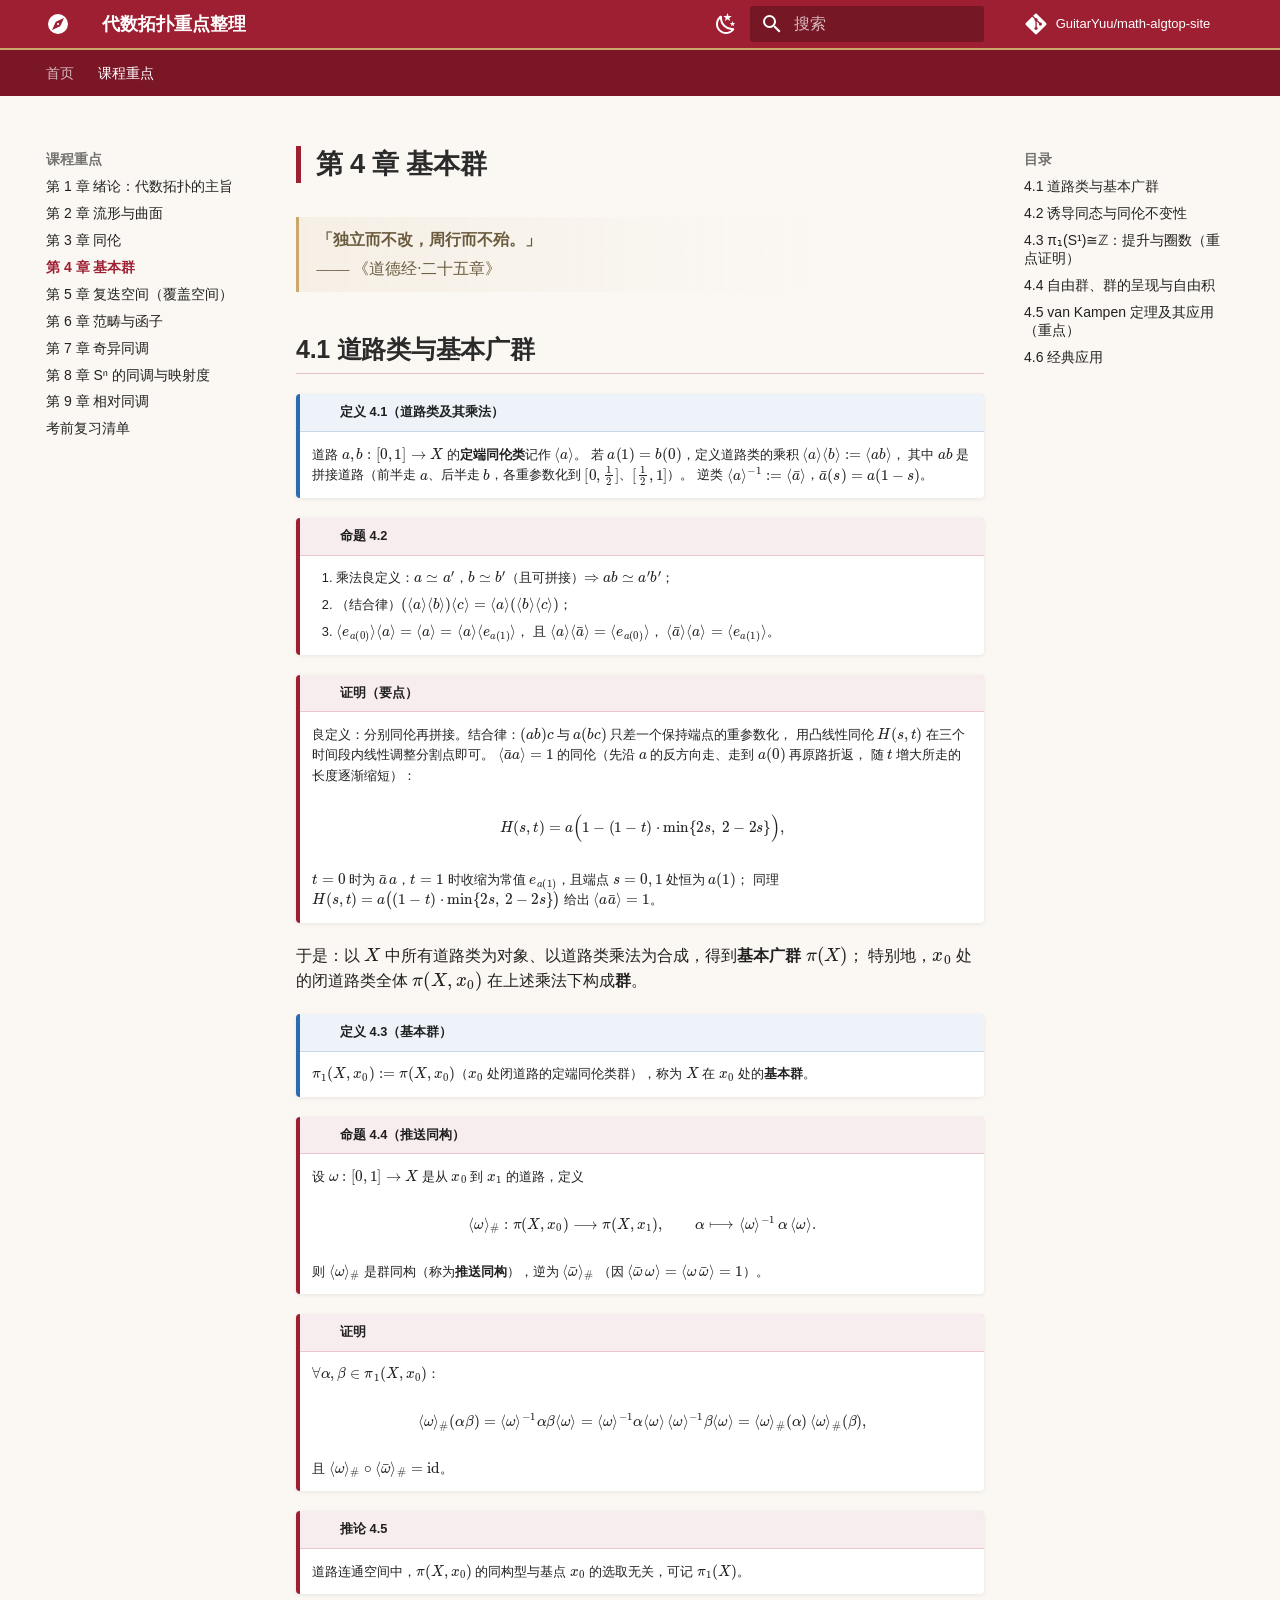
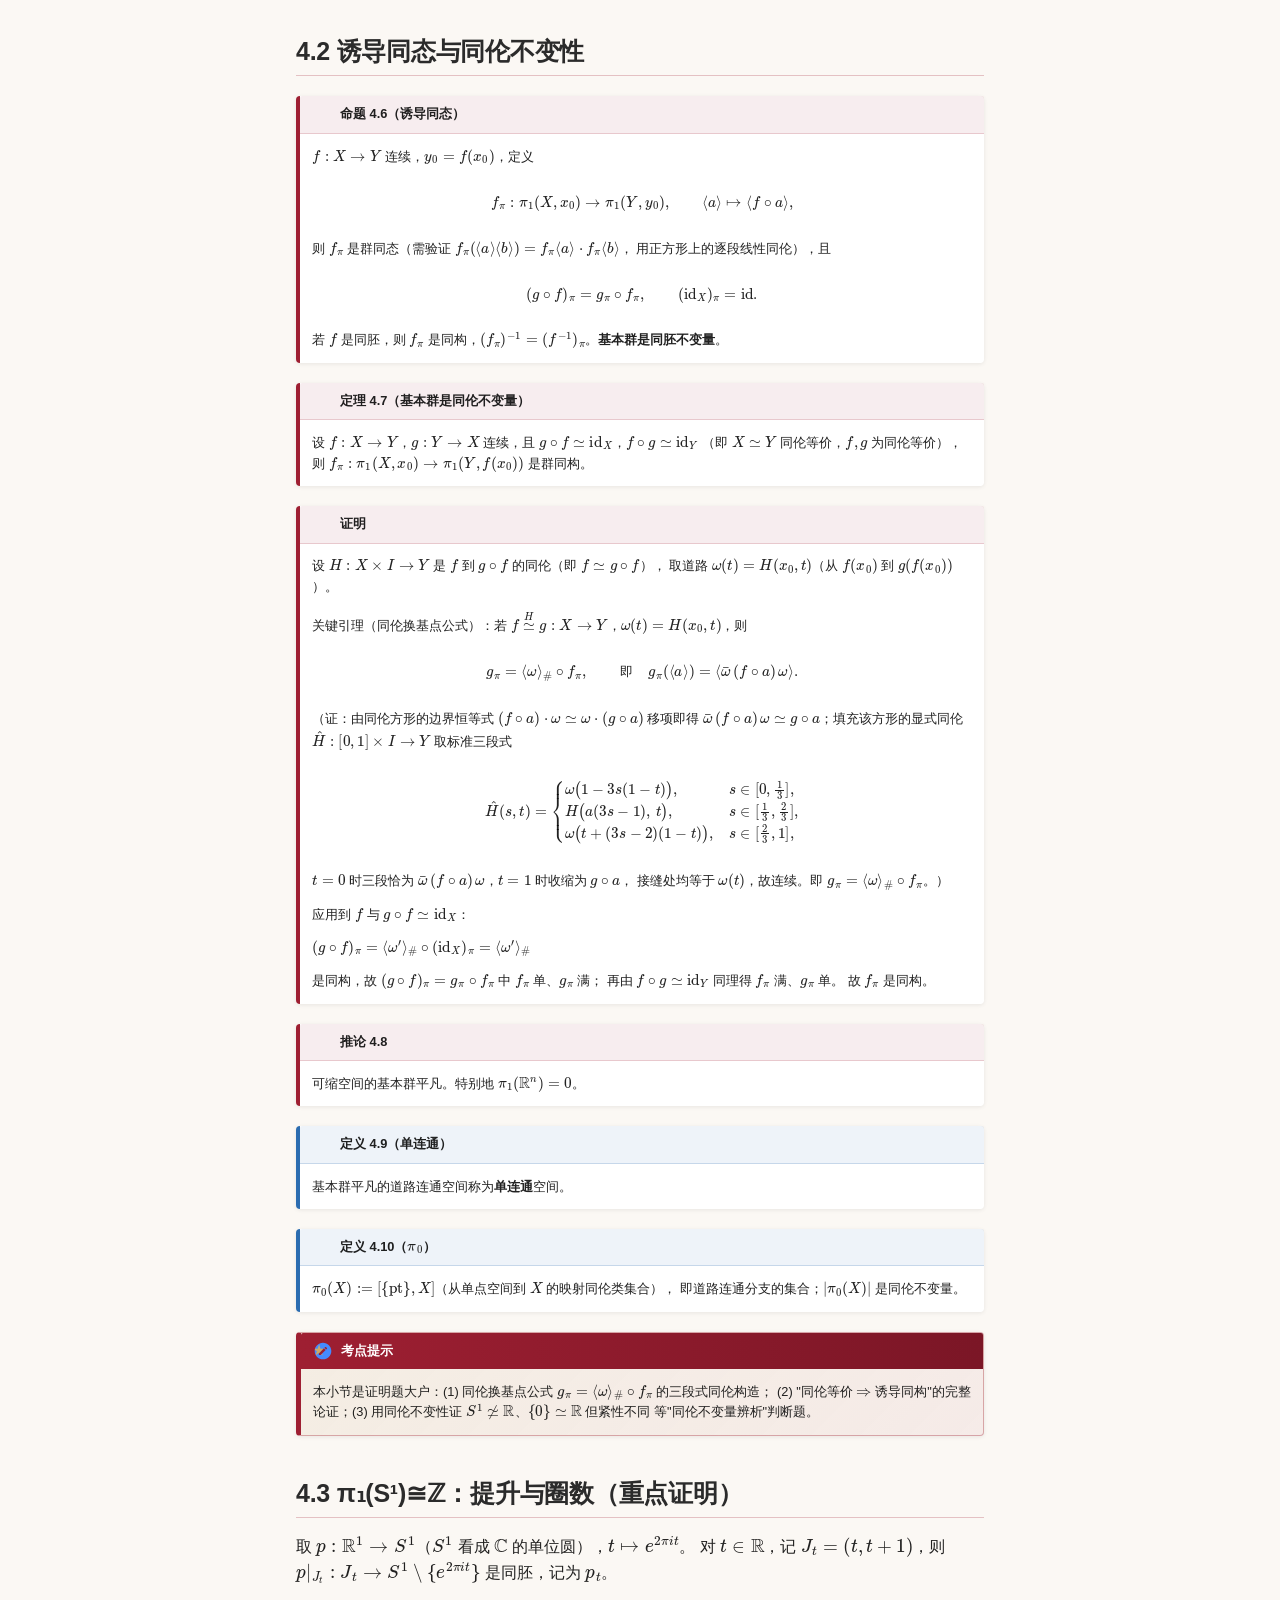
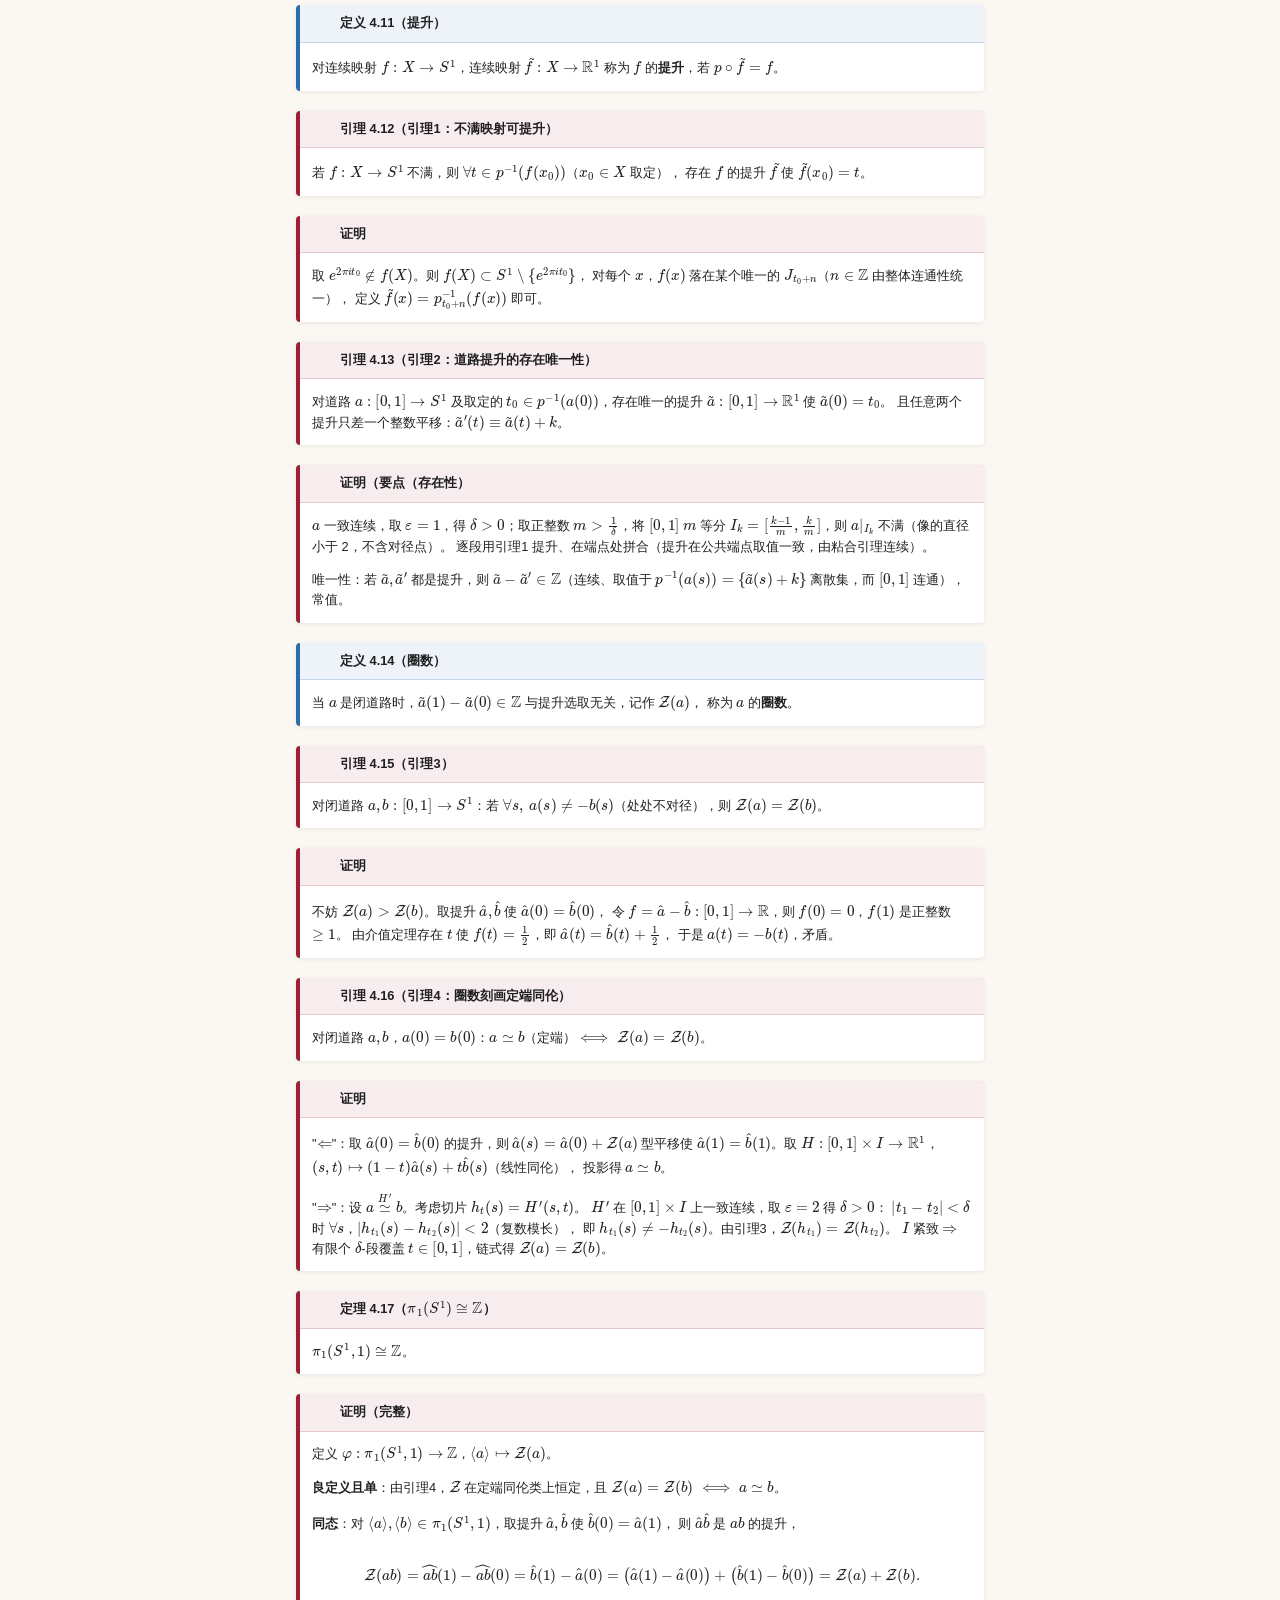
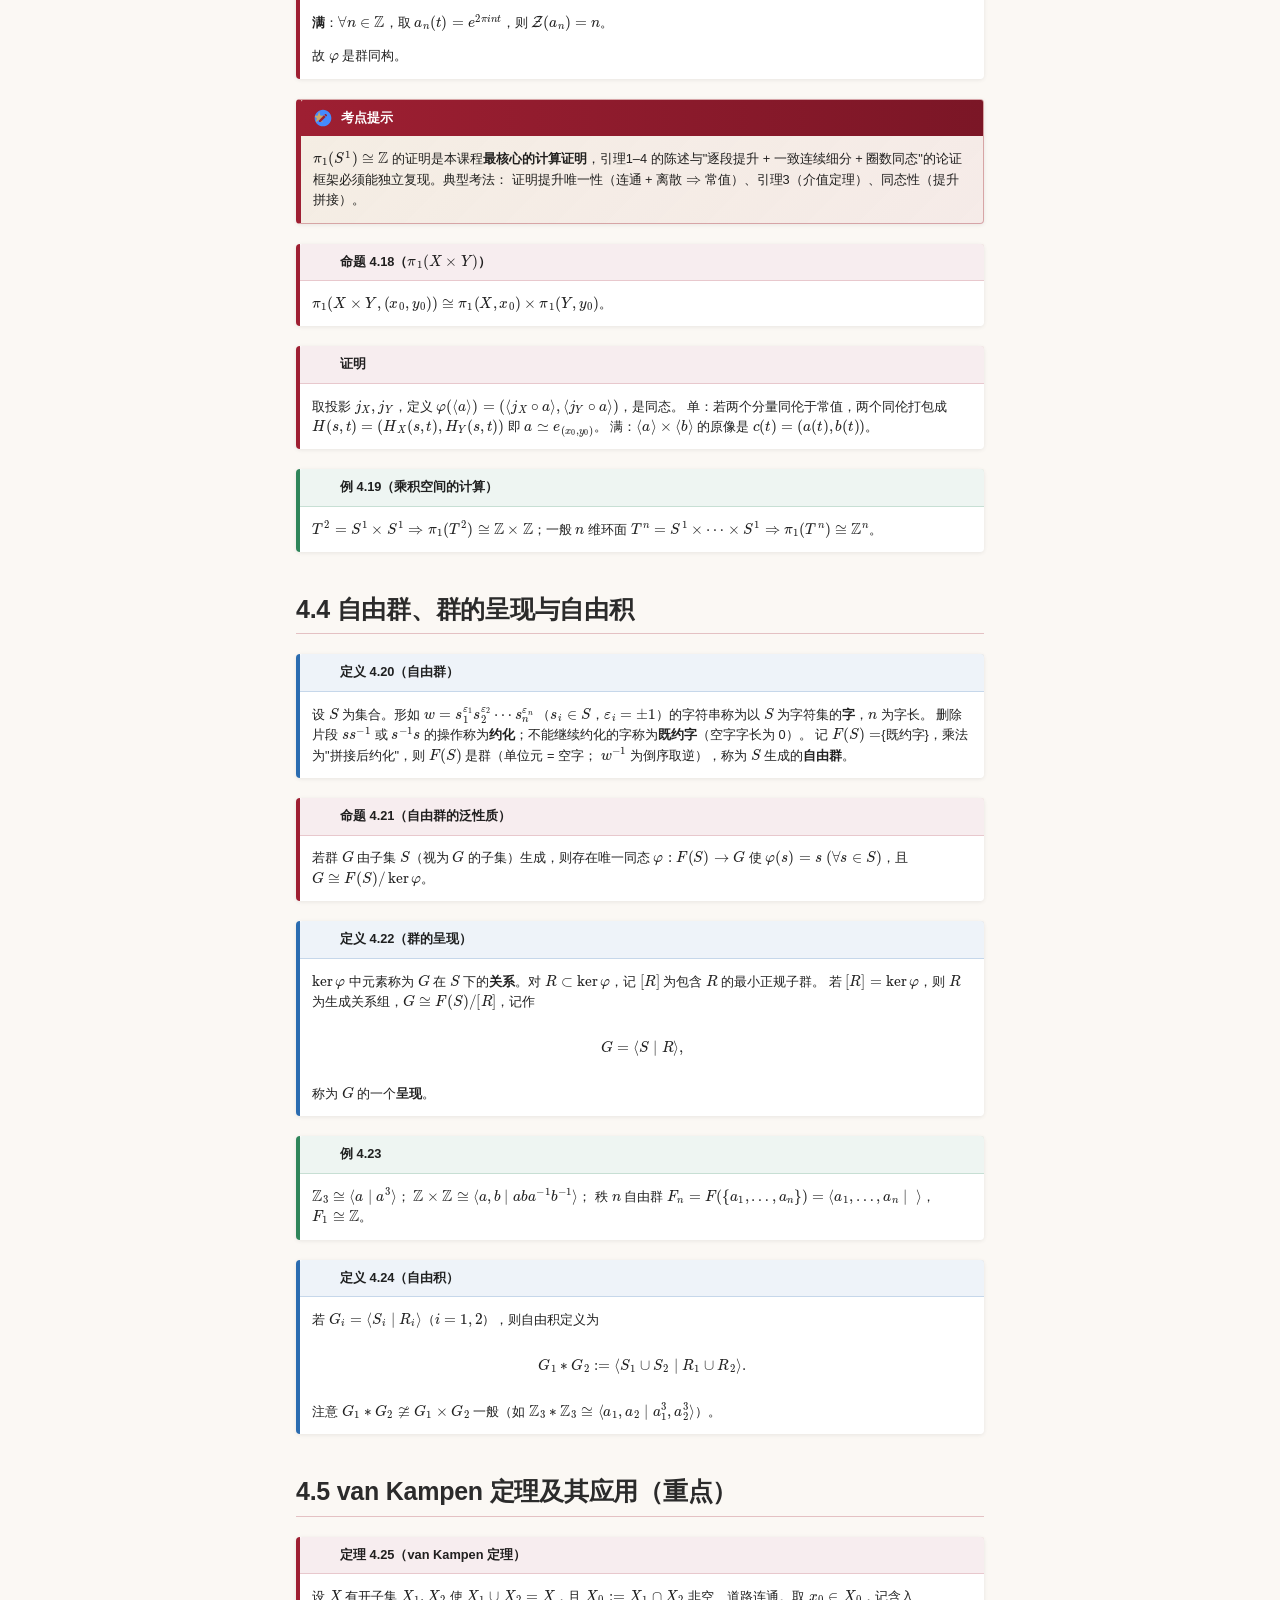
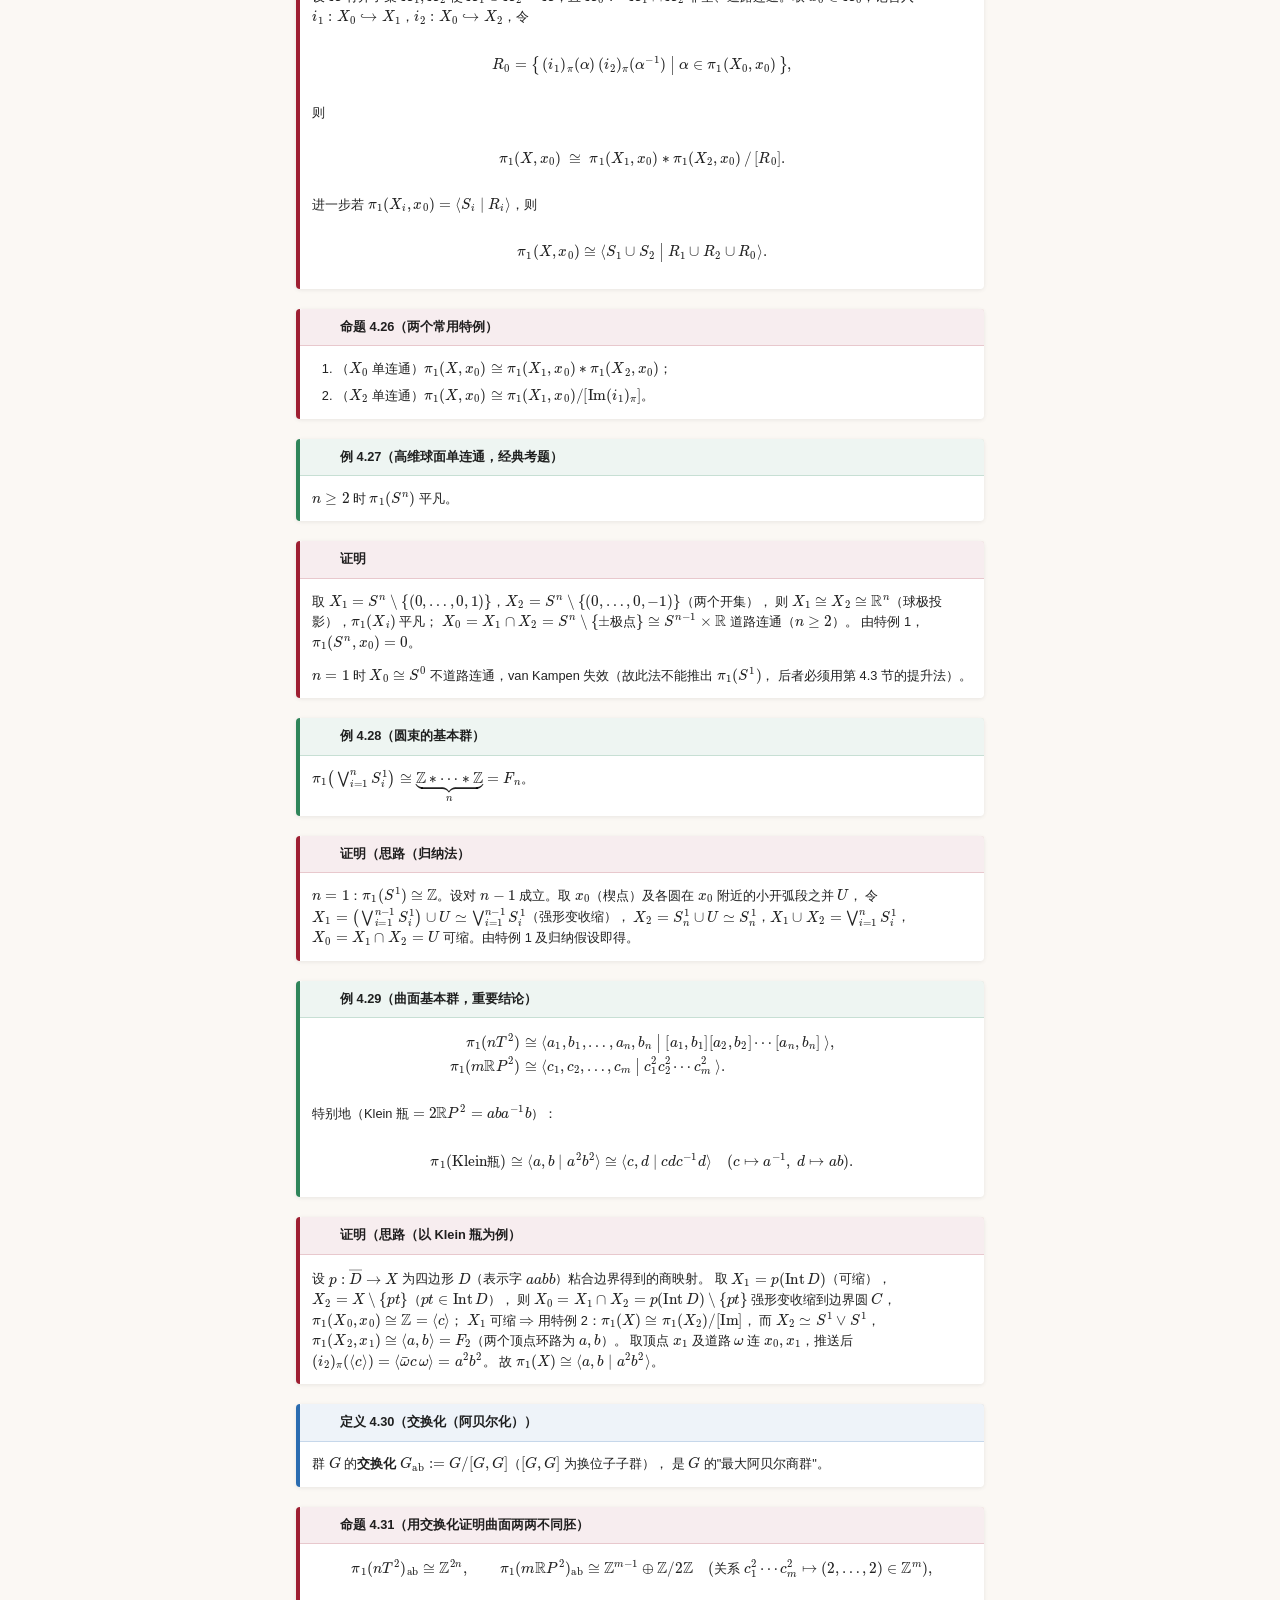
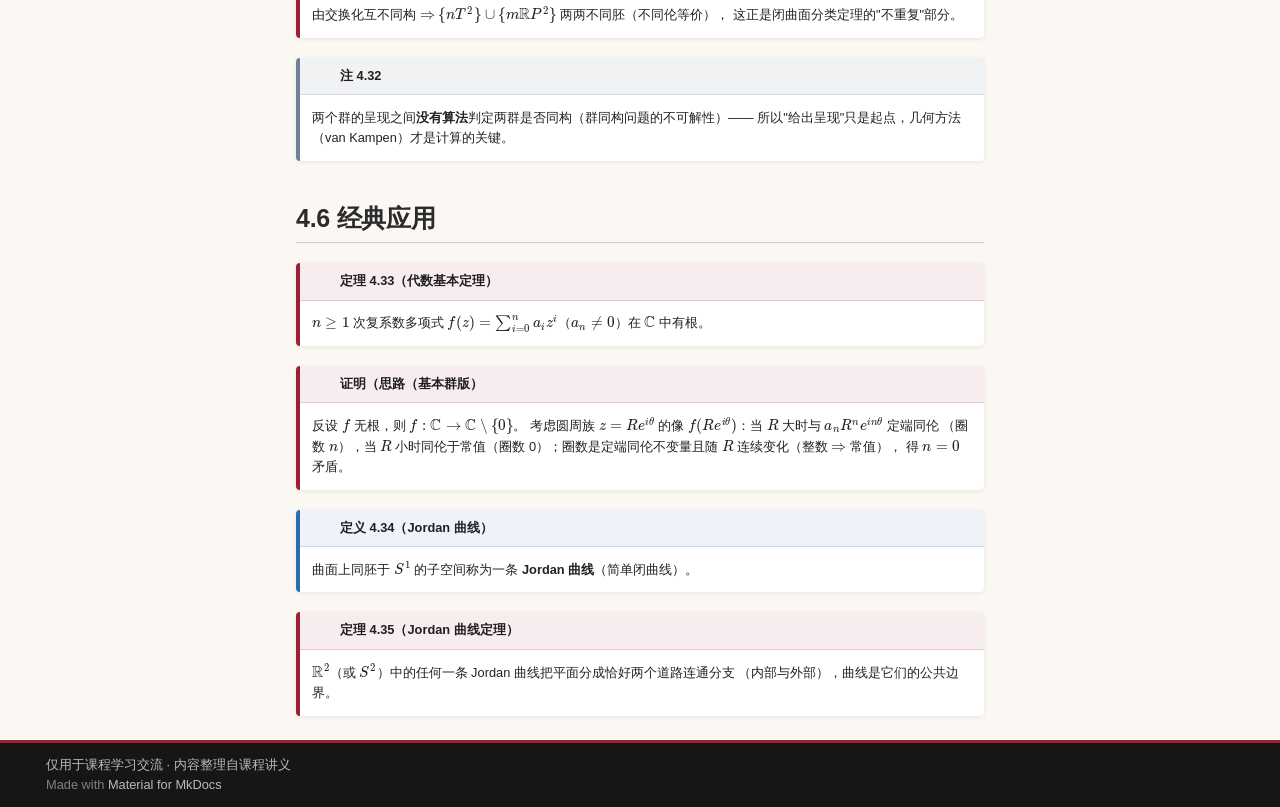
<file: ch04/index.html>
<!doctype html>
<html lang="zh" class="no-js">
  <head>
    
      <meta charset="utf-8">
      <meta name="viewport" content="width=device-width,initial-scale=1">
      
        <meta name="description" content="依据王炜飚老师《代数拓扑》课程中 Yuu 的讲义建立——重要定义、公式、定理、结论与重要证明，以考点提示标注潜在考察方向。">
      
      
        <meta name="author" content="GuitarYuu">
      
      
        <link rel="canonical" href="https://guitaryuu.github.io/math-algtop-site/ch04/">
      
      
        <link rel="prev" href="../ch03/">
      
      
        <link rel="next" href="../ch05/">
      
      
        
      
      
      <link rel="icon" href="../assets/images/favicon.png">
      <meta name="generator" content="mkdocs-1.6.1, mkdocs-material-9.7.7">
    
    
      
        <title>第 4 章 基本群 - 代数拓扑重点整理</title>
      
    
    
      <link rel="stylesheet" href="../assets/stylesheets/main.ec1eaa64.min.css">
      
        
        <link rel="stylesheet" href="../assets/stylesheets/palette.ab4e12ef.min.css">
      
      


    
    
      
    
    
      
    
    
      <link rel="stylesheet" href="../stylesheets/sjtudocs.css">
    
    <script>__md_scope=new URL("..",location),__md_hash=e=>[...e].reduce(((e,_)=>(e<<5)-e+_.charCodeAt(0)),0),__md_get=(e,_=localStorage,t=__md_scope)=>JSON.parse(_.getItem(t.pathname+"."+e)),__md_set=(e,_,t=localStorage,a=__md_scope)=>{try{t.setItem(a.pathname+"."+e,JSON.stringify(_))}catch(e){}}</script>
    
      

    
    
  </head>
  
  
    
    
      
    
    
    
    
    <body dir="ltr" data-md-color-scheme="default" data-md-color-primary="indigo" data-md-color-accent="indigo">
  
    
    <input class="md-toggle" data-md-toggle="drawer" type="checkbox" id="__drawer" autocomplete="off">
    <input class="md-toggle" data-md-toggle="search" type="checkbox" id="__search" autocomplete="off">
    <label class="md-overlay" for="__drawer"></label>
    <div data-md-component="skip">
      
        
        <a href="#4" class="md-skip">
          跳转至
        </a>
      
    </div>
    <div data-md-component="announce">
      
    </div>
    
    
      

<header class="md-header" data-md-component="header">
  <nav class="md-header__inner md-grid" aria-label="页眉">
    <a href=".." title="代数拓扑重点整理" class="md-header__button md-logo" aria-label="代数拓扑重点整理" data-md-component="logo">
      
  
  <svg xmlns="http://www.w3.org/2000/svg" viewBox="0 0 24 24"><path d="M14.19 14.19 6 18l3.81-8.19L18 6m-6-4A10 10 0 0 0 2 12a10 10 0 0 0 10 10 10 10 0 0 0 10-10A10 10 0 0 0 12 2m0 8.9a1.1 1.1 0 0 0-1.1 1.1 1.1 1.1 0 0 0 1.1 1.1 1.1 1.1 0 0 0 1.1-1.1 1.1 1.1 0 0 0-1.1-1.1"/></svg>

    </a>
    <label class="md-header__button md-icon" for="__drawer">
      
      <svg xmlns="http://www.w3.org/2000/svg" viewBox="0 0 24 24"><path d="M3 6h18v2H3zm0 5h18v2H3zm0 5h18v2H3z"/></svg>
    </label>
    <div class="md-header__title" data-md-component="header-title">
      <div class="md-header__ellipsis">
        <div class="md-header__topic">
          <span class="md-ellipsis">
            代数拓扑重点整理
          </span>
        </div>
        <div class="md-header__topic" data-md-component="header-topic">
          <span class="md-ellipsis">
            
              第 4 章 基本群
            
          </span>
        </div>
      </div>
    </div>
    
      
        <form class="md-header__option" data-md-component="palette">
  
    
    
    
    <input class="md-option" data-md-color-media="(prefers-color-scheme: light)" data-md-color-scheme="default" data-md-color-primary="indigo" data-md-color-accent="indigo"  aria-label="切换至深色模式"  type="radio" name="__palette" id="__palette_0">
    
      <label class="md-header__button md-icon" title="切换至深色模式" for="__palette_1" hidden>
        <svg xmlns="http://www.w3.org/2000/svg" viewBox="0 0 24 24"><path d="m17.75 4.09-2.53 1.94.91 3.06-2.63-1.81-2.63 1.81.91-3.06-2.53-1.94L12.44 4l1.06-3 1.06 3zm3.5 6.91-1.64 1.25.59 1.98-1.7-1.17-1.7 1.17.59-1.98L15.75 11l2.06-.05L18.5 9l.69 1.95zm-2.28 4.95c.83-.08 1.72 1.1 1.19 1.85-.32.45-.66.87-1.08 1.27C15.17 23 8.84 23 4.94 19.07c-3.91-3.9-3.91-10.24 0-14.14.4-.4.82-.76 1.27-1.08.75-.53 1.93.36 1.85 1.19-.27 2.86.69 5.83 2.89 8.02a9.96 9.96 0 0 0 8.02 2.89m-1.64 2.02a12.08 12.08 0 0 1-7.8-3.47c-2.17-2.19-3.33-5-3.49-7.82-2.81 3.14-2.7 7.96.31 10.98 3.02 3.01 7.84 3.12 10.98.31"/></svg>
      </label>
    
  
    
    
    
    <input class="md-option" data-md-color-media="(prefers-color-scheme: dark)" data-md-color-scheme="slate" data-md-color-primary="indigo" data-md-color-accent="indigo"  aria-label="切换至浅色模式"  type="radio" name="__palette" id="__palette_1">
    
      <label class="md-header__button md-icon" title="切换至浅色模式" for="__palette_0" hidden>
        <svg xmlns="http://www.w3.org/2000/svg" viewBox="0 0 24 24"><path d="M12 7a5 5 0 0 1 5 5 5 5 0 0 1-5 5 5 5 0 0 1-5-5 5 5 0 0 1 5-5m0 2a3 3 0 0 0-3 3 3 3 0 0 0 3 3 3 3 0 0 0 3-3 3 3 0 0 0-3-3m0-7 2.39 3.42C13.65 5.15 12.84 5 12 5s-1.65.15-2.39.42zM3.34 7l4.16-.35A7.2 7.2 0 0 0 5.94 8.5c-.44.74-.69 1.5-.83 2.29zm.02 10 1.76-3.77a7.131 7.131 0 0 0 2.38 4.14zM20.65 7l-1.77 3.79a7.02 7.02 0 0 0-2.38-4.15zm-.01 10-4.14.36c.59-.51 1.12-1.14 1.54-1.86.42-.73.69-1.5.83-2.29zM12 22l-2.41-3.44c.74.27 1.55.44 2.41.44.82 0 1.63-.17 2.37-.44z"/></svg>
      </label>
    
  
</form>
      
    
    
      <script>var palette=__md_get("__palette");if(palette&&palette.color){if("(prefers-color-scheme)"===palette.color.media){var media=matchMedia("(prefers-color-scheme: light)"),input=document.querySelector(media.matches?"[data-md-color-media='(prefers-color-scheme: light)']":"[data-md-color-media='(prefers-color-scheme: dark)']");palette.color.media=input.getAttribute("data-md-color-media"),palette.color.scheme=input.getAttribute("data-md-color-scheme"),palette.color.primary=input.getAttribute("data-md-color-primary"),palette.color.accent=input.getAttribute("data-md-color-accent")}for(var[key,value]of Object.entries(palette.color))document.body.setAttribute("data-md-color-"+key,value)}</script>
    
    
    
      
      
        <label class="md-header__button md-icon" for="__search">
          
          <svg xmlns="http://www.w3.org/2000/svg" viewBox="0 0 24 24"><path d="M9.5 3A6.5 6.5 0 0 1 16 9.5c0 1.61-.59 3.09-1.56 4.23l.27.27h.79l5 5-1.5 1.5-5-5v-.79l-.27-.27A6.52 6.52 0 0 1 9.5 16 6.5 6.5 0 0 1 3 9.5 6.5 6.5 0 0 1 9.5 3m0 2C7 5 5 7 5 9.5S7 14 9.5 14 14 12 14 9.5 12 5 9.5 5"/></svg>
        </label>
        <div class="md-search" data-md-component="search" role="dialog">
  <label class="md-search__overlay" for="__search"></label>
  <div class="md-search__inner" role="search">
    <form class="md-search__form" name="search">
      <input type="text" class="md-search__input" name="query" aria-label="搜索" placeholder="搜索" autocapitalize="off" autocorrect="off" autocomplete="off" spellcheck="false" data-md-component="search-query" required>
      <label class="md-search__icon md-icon" for="__search">
        
        <svg xmlns="http://www.w3.org/2000/svg" viewBox="0 0 24 24"><path d="M9.5 3A6.5 6.5 0 0 1 16 9.5c0 1.61-.59 3.09-1.56 4.23l.27.27h.79l5 5-1.5 1.5-5-5v-.79l-.27-.27A6.52 6.52 0 0 1 9.5 16 6.5 6.5 0 0 1 3 9.5 6.5 6.5 0 0 1 9.5 3m0 2C7 5 5 7 5 9.5S7 14 9.5 14 14 12 14 9.5 12 5 9.5 5"/></svg>
        
        <svg xmlns="http://www.w3.org/2000/svg" viewBox="0 0 24 24"><path d="M20 11v2H8l5.5 5.5-1.42 1.42L4.16 12l7.92-7.92L13.5 5.5 8 11z"/></svg>
      </label>
      <nav class="md-search__options" aria-label="查找">
        
        <button type="reset" class="md-search__icon md-icon" title="清空当前内容" aria-label="清空当前内容" tabindex="-1">
          
          <svg xmlns="http://www.w3.org/2000/svg" viewBox="0 0 24 24"><path d="M19 6.41 17.59 5 12 10.59 6.41 5 5 6.41 10.59 12 5 17.59 6.41 19 12 13.41 17.59 19 19 17.59 13.41 12z"/></svg>
        </button>
      </nav>
      
        <div class="md-search__suggest" data-md-component="search-suggest"></div>
      
    </form>
    <div class="md-search__output">
      <div class="md-search__scrollwrap" tabindex="0" data-md-scrollfix>
        <div class="md-search-result" data-md-component="search-result">
          <div class="md-search-result__meta">
            正在初始化搜索引擎
          </div>
          <ol class="md-search-result__list" role="presentation"></ol>
        </div>
      </div>
    </div>
  </div>
</div>
      
    
    
      <div class="md-header__source">
        <a href="https://github.com/GuitarYuu/math-algtop-site" title="前往仓库" class="md-source" data-md-component="source">
  <div class="md-source__icon md-icon">
    
    <svg xmlns="http://www.w3.org/2000/svg" viewBox="0 0 448 512"><!--! Font Awesome Free 7.1.0 by @fontawesome - https://fontawesome.com License - https://fontawesome.com/license/free (Icons: CC BY 4.0, Fonts: SIL OFL 1.1, Code: MIT License) Copyright 2025 Fonticons, Inc.--><path d="M439.6 236.1 244 40.5c-5.4-5.5-12.8-8.5-20.4-8.5s-15 3-20.4 8.4L162.5 81l51.5 51.5c27.1-9.1 52.7 16.8 43.4 43.7l49.7 49.7c34.2-11.8 61.2 31 35.5 56.7-26.5 26.5-70.2-2.9-56-37.3L240.3 199v121.9c25.3 12.5 22.3 41.8 9.1 55-6.4 6.4-15.2 10.1-24.3 10.1s-17.8-3.6-24.3-10.1c-17.6-17.6-11.1-46.9 11.2-56v-123c-20.8-8.5-24.6-30.7-18.6-45L142.6 101 8.5 235.1C3 240.6 0 247.9 0 255.5s3 15 8.5 20.4l195.6 195.7c5.4 5.4 12.7 8.4 20.4 8.4s15-3 20.4-8.4l194.7-194.7c5.4-5.4 8.4-12.8 8.4-20.4s-3-15-8.4-20.4"/></svg>
  </div>
  <div class="md-source__repository">
    GuitarYuu/math-algtop-site
  </div>
</a>
      </div>
    
  </nav>
  
</header>
    
    <div class="md-container" data-md-component="container">
      
      
        
          
            
<nav class="md-tabs" aria-label="标签" data-md-component="tabs">
  <div class="md-grid">
    <ul class="md-tabs__list">
      
        
  
  
  
  
    <li class="md-tabs__item">
      <a href=".." class="md-tabs__link">
        
  
  
    
  
  首页

      </a>
    </li>
  

      
        
  
  
  
    
  
  
    
    
      <li class="md-tabs__item md-tabs__item--active">
        <a href="../ch01/" class="md-tabs__link">
          
  
  
    
  
  课程重点

        </a>
      </li>
    
  

      
    </ul>
  </div>
</nav>
          
        
      
      <main class="md-main" data-md-component="main">
        <div class="md-main__inner md-grid">
          
            
              
              <div class="md-sidebar md-sidebar--primary" data-md-component="sidebar" data-md-type="navigation" >
                <div class="md-sidebar__scrollwrap">
                  <div class="md-sidebar__inner">
                    


  


<nav class="md-nav md-nav--primary md-nav--lifted" aria-label="导航栏" data-md-level="0">
  <label class="md-nav__title" for="__drawer">
    <a href=".." title="代数拓扑重点整理" class="md-nav__button md-logo" aria-label="代数拓扑重点整理" data-md-component="logo">
      
  
  <svg xmlns="http://www.w3.org/2000/svg" viewBox="0 0 24 24"><path d="M14.19 14.19 6 18l3.81-8.19L18 6m-6-4A10 10 0 0 0 2 12a10 10 0 0 0 10 10 10 10 0 0 0 10-10A10 10 0 0 0 12 2m0 8.9a1.1 1.1 0 0 0-1.1 1.1 1.1 1.1 0 0 0 1.1 1.1 1.1 1.1 0 0 0 1.1-1.1 1.1 1.1 0 0 0-1.1-1.1"/></svg>

    </a>
    代数拓扑重点整理
  </label>
  
    <div class="md-nav__source">
      <a href="https://github.com/GuitarYuu/math-algtop-site" title="前往仓库" class="md-source" data-md-component="source">
  <div class="md-source__icon md-icon">
    
    <svg xmlns="http://www.w3.org/2000/svg" viewBox="0 0 448 512"><!--! Font Awesome Free 7.1.0 by @fontawesome - https://fontawesome.com License - https://fontawesome.com/license/free (Icons: CC BY 4.0, Fonts: SIL OFL 1.1, Code: MIT License) Copyright 2025 Fonticons, Inc.--><path d="M439.6 236.1 244 40.5c-5.4-5.5-12.8-8.5-20.4-8.5s-15 3-20.4 8.4L162.5 81l51.5 51.5c27.1-9.1 52.7 16.8 43.4 43.7l49.7 49.7c34.2-11.8 61.2 31 35.5 56.7-26.5 26.5-70.2-2.9-56-37.3L240.3 199v121.9c25.3 12.5 22.3 41.8 9.1 55-6.4 6.4-15.2 10.1-24.3 10.1s-17.8-3.6-24.3-10.1c-17.6-17.6-11.1-46.9 11.2-56v-123c-20.8-8.5-24.6-30.7-18.6-45L142.6 101 8.5 235.1C3 240.6 0 247.9 0 255.5s3 15 8.5 20.4l195.6 195.7c5.4 5.4 12.7 8.4 20.4 8.4s15-3 20.4-8.4l194.7-194.7c5.4-5.4 8.4-12.8 8.4-20.4s-3-15-8.4-20.4"/></svg>
  </div>
  <div class="md-source__repository">
    GuitarYuu/math-algtop-site
  </div>
</a>
    </div>
  
  <ul class="md-nav__list" data-md-scrollfix>
    
      
      
  
  
  
  
    <li class="md-nav__item">
      <a href=".." class="md-nav__link">
        
  
  
  <span class="md-ellipsis">
    
  
    首页
  

    
  </span>
  
  

      </a>
    </li>
  

    
      
      
  
  
    
  
  
  
    
    
      
        
      
        
      
        
      
        
      
        
      
        
      
        
      
        
      
        
      
        
      
    
    
    
      
        
        
      
      
        
      
    
    
    <li class="md-nav__item md-nav__item--active md-nav__item--section md-nav__item--nested">
      
        
        
        <input class="md-nav__toggle md-toggle " type="checkbox" id="__nav_2" checked>
        
          
          <label class="md-nav__link" for="__nav_2" id="__nav_2_label" tabindex="">
            
  
  
  <span class="md-ellipsis">
    
  
    课程重点
  

    
  </span>
  
  

            <span class="md-nav__icon md-icon"></span>
          </label>
        
        <nav class="md-nav" data-md-level="1" aria-labelledby="__nav_2_label" aria-expanded="true">
          <label class="md-nav__title" for="__nav_2">
            <span class="md-nav__icon md-icon"></span>
            
  
    课程重点
  

          </label>
          <ul class="md-nav__list" data-md-scrollfix>
            
              
                
  
  
  
  
    <li class="md-nav__item">
      <a href="../ch01/" class="md-nav__link">
        
  
  
  <span class="md-ellipsis">
    
  
    第 1 章 绪论：代数拓扑的主旨
  

    
  </span>
  
  

      </a>
    </li>
  

              
            
              
                
  
  
  
  
    <li class="md-nav__item">
      <a href="../ch02/" class="md-nav__link">
        
  
  
  <span class="md-ellipsis">
    
  
    第 2 章 流形与曲面
  

    
  </span>
  
  

      </a>
    </li>
  

              
            
              
                
  
  
  
  
    <li class="md-nav__item">
      <a href="../ch03/" class="md-nav__link">
        
  
  
  <span class="md-ellipsis">
    
  
    第 3 章 同伦
  

    
  </span>
  
  

      </a>
    </li>
  

              
            
              
                
  
  
    
  
  
  
    <li class="md-nav__item md-nav__item--active">
      
      <input class="md-nav__toggle md-toggle" type="checkbox" id="__toc">
      
      
        
      
      
        <label class="md-nav__link md-nav__link--active" for="__toc">
          
  
  
  <span class="md-ellipsis">
    
  
    第 4 章 基本群
  

    
  </span>
  
  

          <span class="md-nav__icon md-icon"></span>
        </label>
      
      <a href="./" class="md-nav__link md-nav__link--active">
        
  
  
  <span class="md-ellipsis">
    
  
    第 4 章 基本群
  

    
  </span>
  
  

      </a>
      
        

<nav class="md-nav md-nav--secondary" aria-label="目录">
  
  
  
    
  
  
    <label class="md-nav__title" for="__toc">
      <span class="md-nav__icon md-icon"></span>
      目录
    </label>
    <ul class="md-nav__list" data-md-component="toc" data-md-scrollfix>
      
        <li class="md-nav__item">
  <a href="#41" class="md-nav__link">
    <span class="md-ellipsis">
      
        4.1 道路类与基本广群
      
    </span>
  </a>
  
</li>
      
        <li class="md-nav__item">
  <a href="#42" class="md-nav__link">
    <span class="md-ellipsis">
      
        4.2 诱导同态与同伦不变性
      
    </span>
  </a>
  
</li>
      
        <li class="md-nav__item">
  <a href="#43-1s1z" class="md-nav__link">
    <span class="md-ellipsis">
      
        4.3 π₁(S¹)≅ℤ：提升与圈数（重点证明）
      
    </span>
  </a>
  
</li>
      
        <li class="md-nav__item">
  <a href="#44" class="md-nav__link">
    <span class="md-ellipsis">
      
        4.4 自由群、群的呈现与自由积
      
    </span>
  </a>
  
</li>
      
        <li class="md-nav__item">
  <a href="#45-van-kampen" class="md-nav__link">
    <span class="md-ellipsis">
      
        4.5 van Kampen 定理及其应用（重点）
      
    </span>
  </a>
  
</li>
      
        <li class="md-nav__item">
  <a href="#46" class="md-nav__link">
    <span class="md-ellipsis">
      
        4.6 经典应用
      
    </span>
  </a>
  
</li>
      
    </ul>
  
</nav>
      
    </li>
  

              
            
              
                
  
  
  
  
    <li class="md-nav__item">
      <a href="../ch05/" class="md-nav__link">
        
  
  
  <span class="md-ellipsis">
    
  
    第 5 章 复迭空间（覆盖空间）
  

    
  </span>
  
  

      </a>
    </li>
  

              
            
              
                
  
  
  
  
    <li class="md-nav__item">
      <a href="../ch06/" class="md-nav__link">
        
  
  
  <span class="md-ellipsis">
    
  
    第 6 章 范畴与函子
  

    
  </span>
  
  

      </a>
    </li>
  

              
            
              
                
  
  
  
  
    <li class="md-nav__item">
      <a href="../ch07/" class="md-nav__link">
        
  
  
  <span class="md-ellipsis">
    
  
    第 7 章 奇异同调
  

    
  </span>
  
  

      </a>
    </li>
  

              
            
              
                
  
  
  
  
    <li class="md-nav__item">
      <a href="../ch08/" class="md-nav__link">
        
  
  
  <span class="md-ellipsis">
    
  
    第 8 章 Sⁿ 的同调与映射度
  

    
  </span>
  
  

      </a>
    </li>
  

              
            
              
                
  
  
  
  
    <li class="md-nav__item">
      <a href="../ch09/" class="md-nav__link">
        
  
  
  <span class="md-ellipsis">
    
  
    第 9 章 相对同调
  

    
  </span>
  
  

      </a>
    </li>
  

              
            
              
                
  
  
  
  
    <li class="md-nav__item">
      <a href="../checklist/" class="md-nav__link">
        
  
  
  <span class="md-ellipsis">
    
  
    考前复习清单
  

    
  </span>
  
  

      </a>
    </li>
  

              
            
          </ul>
        </nav>
      
    </li>
  

    
  </ul>
</nav>
                  </div>
                </div>
              </div>
            
            
              
              <div class="md-sidebar md-sidebar--secondary" data-md-component="sidebar" data-md-type="toc" >
                <div class="md-sidebar__scrollwrap">
                  <div class="md-sidebar__inner">
                    

<nav class="md-nav md-nav--secondary" aria-label="目录">
  
  
  
    
  
  
    <label class="md-nav__title" for="__toc">
      <span class="md-nav__icon md-icon"></span>
      目录
    </label>
    <ul class="md-nav__list" data-md-component="toc" data-md-scrollfix>
      
        <li class="md-nav__item">
  <a href="#41" class="md-nav__link">
    <span class="md-ellipsis">
      
        4.1 道路类与基本广群
      
    </span>
  </a>
  
</li>
      
        <li class="md-nav__item">
  <a href="#42" class="md-nav__link">
    <span class="md-ellipsis">
      
        4.2 诱导同态与同伦不变性
      
    </span>
  </a>
  
</li>
      
        <li class="md-nav__item">
  <a href="#43-1s1z" class="md-nav__link">
    <span class="md-ellipsis">
      
        4.3 π₁(S¹)≅ℤ：提升与圈数（重点证明）
      
    </span>
  </a>
  
</li>
      
        <li class="md-nav__item">
  <a href="#44" class="md-nav__link">
    <span class="md-ellipsis">
      
        4.4 自由群、群的呈现与自由积
      
    </span>
  </a>
  
</li>
      
        <li class="md-nav__item">
  <a href="#45-van-kampen" class="md-nav__link">
    <span class="md-ellipsis">
      
        4.5 van Kampen 定理及其应用（重点）
      
    </span>
  </a>
  
</li>
      
        <li class="md-nav__item">
  <a href="#46" class="md-nav__link">
    <span class="md-ellipsis">
      
        4.6 经典应用
      
    </span>
  </a>
  
</li>
      
    </ul>
  
</nav>
                  </div>
                </div>
              </div>
            
          
          
            <div class="md-content" data-md-component="content">
              
              <article class="md-content__inner md-typeset">
                
                  



<h1 id="4">第 4 章 基本群<a class="headerlink" href="#4" title="Permanent link">#</a></h1>
<div class="epigraph">
<p><strong>「独立而不改，周行而不殆。」</strong></p>
<p>—— 《道德经·二十五章》</p>
</div>
<h2 id="41">4.1 道路类与基本广群<a class="headerlink" href="#41" title="Permanent link">#</a></h2>
<div class="admonition definition">
<p class="admonition-title">定义 4.1（道路类及其乘法）</p>
<p>道路 <span class="arithmatex">\(a,b:[0,1]\to X\)</span> 的<strong>定端同伦类</strong>记作 <span class="arithmatex">\(\langle a\rangle\)</span>。
若 <span class="arithmatex">\(a(1)=b(0)\)</span>，定义道路类的乘积
<span class="arithmatex">\(\langle a\rangle\langle b\rangle := \langle ab\rangle\)</span>，
其中 <span class="arithmatex">\(ab\)</span> 是拼接道路（前半走 <span class="arithmatex">\(a\)</span>、后半走 <span class="arithmatex">\(b\)</span>，各重参数化到 <span class="arithmatex">\([0,\frac12]\)</span>、<span class="arithmatex">\([\frac12,1]\)</span>）。
逆类 <span class="arithmatex">\(\langle a\rangle^{-1} := \langle \bar a\rangle\)</span>，<span class="arithmatex">\(\bar a(s)=a(1-s)\)</span>。</p>
</div>
<div class="admonition proposition">
<p class="admonition-title">命题 4.2</p>
<ol>
<li>乘法良定义：<span class="arithmatex">\(a\simeq a'\)</span>，<span class="arithmatex">\(b\simeq b'\)</span>（且可拼接）<span class="arithmatex">\(\Rightarrow ab\simeq a'b'\)</span>；</li>
<li>（结合律）<span class="arithmatex">\((\langle a\rangle\langle b\rangle)\langle c\rangle=\langle a\rangle(\langle b\rangle\langle c\rangle)\)</span>；</li>
<li><span class="arithmatex">\(\langle e_{a(0)}\rangle\langle a\rangle=\langle a\rangle=\langle a\rangle\langle e_{a(1)}\rangle\)</span>，
    且 <span class="arithmatex">\(\langle a\rangle\langle\bar a\rangle=\langle e_{a(0)}\rangle\)</span>，
    <span class="arithmatex">\(\langle\bar a\rangle\langle a\rangle=\langle e_{a(1)}\rangle\)</span>。</li>
</ol>
</div>
<div class="admonition proof">
<p class="admonition-title">证明（要点）</p>
<p>良定义：分别同伦再拼接。结合律：<span class="arithmatex">\((ab)c\)</span> 与 <span class="arithmatex">\(a(bc)\)</span> 只差一个保持端点的重参数化，
用凸线性同伦 <span class="arithmatex">\(H(s,t)\)</span> 在三个时间段内线性调整分割点即可。
<span class="arithmatex">\(\langle\bar a a\rangle=1\)</span> 的同伦（先沿 <span class="arithmatex">\(a\)</span> 的反方向走、走到 <span class="arithmatex">\(a(0)\)</span> 再原路折返，
随 <span class="arithmatex">\(t\)</span> 增大所走的长度逐渐缩短）：</p>
<div class="arithmatex">\[
H(s,t)=a\Big(1-(1-t)\cdot\min\{2s,\;2-2s\}\Big),
\]</div>
<p><span class="arithmatex">\(t=0\)</span> 时为 <span class="arithmatex">\(\bar a\,a\)</span>，<span class="arithmatex">\(t=1\)</span> 时收缩为常值 <span class="arithmatex">\(e_{a(1)}\)</span>，且端点 <span class="arithmatex">\(s=0,1\)</span> 处恒为 <span class="arithmatex">\(a(1)\)</span>；
同理 <span class="arithmatex">\(H(s,t)=a\big((1-t)\cdot\min\{2s,\,2-2s\}\big)\)</span> 给出 <span class="arithmatex">\(\langle a\bar a\rangle=1\)</span>。</p>
</div>
<p>于是：以 <span class="arithmatex">\(X\)</span> 中所有道路类为对象、以道路类乘法为合成，得到<strong>基本广群</strong> <span class="arithmatex">\(\pi(X)\)</span>；
特别地，<span class="arithmatex">\(x_0\)</span> 处的闭道路类全体 <span class="arithmatex">\(\pi(X,x_0)\)</span> 在上述乘法下构成<strong>群</strong>。</p>
<div class="admonition definition">
<p class="admonition-title">定义 4.3（基本群）</p>
<p><span class="arithmatex">\(\pi_1(X,x_0):=\pi(X,x_0)\)</span>（<span class="arithmatex">\(x_0\)</span> 处闭道路的定端同伦类群），称为 <span class="arithmatex">\(X\)</span> 在 <span class="arithmatex">\(x_0\)</span> 处的<strong>基本群</strong>。</p>
</div>
<div class="admonition proposition">
<p class="admonition-title">命题 4.4（推送同构）</p>
<p>设 <span class="arithmatex">\(\omega:[0,1]\to X\)</span> 是从 <span class="arithmatex">\(x_0\)</span> 到 <span class="arithmatex">\(x_1\)</span> 的道路，定义</p>
<div class="arithmatex">\[
\langle\omega\rangle_\#:\pi(X,x_0)\longrightarrow\pi(X,x_1),\qquad
\alpha\longmapsto\langle\omega\rangle^{-1}\,\alpha\,\langle\omega\rangle .
\]</div>
<p>则 <span class="arithmatex">\(\langle\omega\rangle_\#\)</span> 是群同构（称为<strong>推送同构</strong>），逆为 <span class="arithmatex">\(\langle\bar\omega\rangle_\#\)</span>
（因 <span class="arithmatex">\(\langle\bar\omega\,\omega\rangle=\langle\omega\,\bar\omega\rangle=1\)</span>）。</p>
</div>
<div class="admonition proof">
<p class="admonition-title">证明</p>
<p><span class="arithmatex">\(\forall\alpha,\beta\in\pi_1(X,x_0)\)</span>：</p>
<div class="arithmatex">\[
\langle\omega\rangle_\#(\alpha\beta)=\langle\omega\rangle^{-1}\alpha\beta\langle\omega\rangle
=\langle\omega\rangle^{-1}\alpha\langle\omega\rangle\,\langle\omega\rangle^{-1}\beta\langle\omega\rangle
=\langle\omega\rangle_\#(\alpha)\,\langle\omega\rangle_\#(\beta),
\]</div>
<p>且 <span class="arithmatex">\(\langle\omega\rangle_\#\circ\langle\bar\omega\rangle_\#=\mathrm{id}\)</span>。</p>
</div>
<div class="admonition corollary">
<p class="admonition-title">推论 4.5</p>
<p>道路连通空间中，<span class="arithmatex">\(\pi(X,x_0)\)</span> 的同构型与基点 <span class="arithmatex">\(x_0\)</span> 的选取无关，可记 <span class="arithmatex">\(\pi_1(X)\)</span>。</p>
</div>
<h2 id="42">4.2 诱导同态与同伦不变性<a class="headerlink" href="#42" title="Permanent link">#</a></h2>
<div class="admonition proposition">
<p class="admonition-title">命题 4.6（诱导同态）</p>
<p><span class="arithmatex">\(f:X\to Y\)</span> 连续，<span class="arithmatex">\(y_0=f(x_0)\)</span>，定义</p>
<div class="arithmatex">\[
f_\pi:\pi_1(X,x_0)\to\pi_1(Y,y_0),\qquad \langle a\rangle\mapsto\langle f\circ a\rangle,
\]</div>
<p>则 <span class="arithmatex">\(f_\pi\)</span> 是群同态（需验证 <span class="arithmatex">\(f_\pi(\langle a\rangle\langle b\rangle)=f_\pi\langle a\rangle\cdot f_\pi\langle b\rangle\)</span>，
用正方形上的逐段线性同伦），且</p>
<div class="arithmatex">\[
(g\circ f)_\pi = g_\pi\circ f_\pi,\qquad (\operatorname{id}_X)_\pi=\operatorname{id}.
\]</div>
<p>若 <span class="arithmatex">\(f\)</span> 是同胚，则 <span class="arithmatex">\(f_\pi\)</span> 是同构，<span class="arithmatex">\((f_\pi)^{-1}=(f^{-1})_\pi\)</span>。<strong>基本群是同胚不变量</strong>。</p>
</div>
<div class="admonition theorem">
<p class="admonition-title">定理 4.7（基本群是同伦不变量）</p>
<p>设 <span class="arithmatex">\(f:X\to Y\)</span>，<span class="arithmatex">\(g:Y\to X\)</span> 连续，且 <span class="arithmatex">\(g\circ f\simeq\operatorname{id}_X\)</span>，<span class="arithmatex">\(f\circ g\simeq\operatorname{id}_Y\)</span>
（即 <span class="arithmatex">\(X\simeq Y\)</span> 同伦等价，<span class="arithmatex">\(f,g\)</span> 为同伦等价），则
<span class="arithmatex">\(f_\pi:\pi_1(X,x_0)\to\pi_1(Y,f(x_0))\)</span> 是群同构。</p>
</div>
<div class="admonition proof">
<p class="admonition-title">证明</p>
<p>设 <span class="arithmatex">\(H:X\times I\to Y\)</span> 是 <span class="arithmatex">\(f\)</span> 到 <span class="arithmatex">\(g\circ f\)</span> 的同伦（即 <span class="arithmatex">\(f\simeq g\circ f\)</span>），
取道路 <span class="arithmatex">\(\omega(t)=H(x_0,t)\)</span>（从 <span class="arithmatex">\(f(x_0)\)</span> 到 <span class="arithmatex">\(g(f(x_0))\)</span>）。</p>
<p>关键引理（同伦换基点公式）：若 <span class="arithmatex">\(f\overset{H}{\simeq}g:X\to Y\)</span>，<span class="arithmatex">\(\omega(t)=H(x_0,t)\)</span>，则</p>
<div class="arithmatex">\[
g_\pi=\langle\omega\rangle_\#\circ f_\pi,\qquad\text{即}\quad
g_\pi(\langle a\rangle)=\langle\bar\omega\,(f\circ a)\,\omega\rangle .
\]</div>
<p>（证：由同伦方形的边界恒等式 <span class="arithmatex">\((f\circ a)\cdot\omega\simeq\omega\cdot(g\circ a)\)</span> 移项即得
<span class="arithmatex">\(\bar\omega\,(f\circ a)\,\omega\simeq g\circ a\)</span>；填充该方形的显式同伦
<span class="arithmatex">\(\hat H:[0,1]\times I\to Y\)</span> 取标准三段式</p>
<div class="arithmatex">\[
\hat H(s,t)=
\begin{cases}
\omega\big(1-3s(1-t)\big), &amp; s\in[0,\tfrac13],\\
H\big(a(3s-1),\,t\big), &amp; s\in[\tfrac13,\tfrac23],\\
\omega\big(t+(3s-2)(1-t)\big), &amp; s\in[\tfrac23,1],
\end{cases}
\]</div>
<p><span class="arithmatex">\(t=0\)</span> 时三段恰为 <span class="arithmatex">\(\bar\omega\,(f\circ a)\,\omega\)</span>，<span class="arithmatex">\(t=1\)</span> 时收缩为 <span class="arithmatex">\(g\circ a\)</span>，
接缝处均等于 <span class="arithmatex">\(\omega(t)\)</span>，故连续。即 <span class="arithmatex">\(g_\pi=\langle\omega\rangle_\#\circ f_\pi\)</span>。）</p>
<p>应用到 <span class="arithmatex">\(f\)</span> 与 <span class="arithmatex">\(g\circ f\simeq\operatorname{id}_X\)</span>：</p>
<p><span class="arithmatex">\((g\circ f)_\pi=\langle\omega'\rangle_\#\circ(\operatorname{id}_X)_\pi=\langle\omega'\rangle_\#\)</span></p>
<p>是同构，故 <span class="arithmatex">\((g\circ f)_\pi=g_\pi\circ f_\pi\)</span> 中 <span class="arithmatex">\(f_\pi\)</span> 单、<span class="arithmatex">\(g_\pi\)</span> 满；
再由 <span class="arithmatex">\(f\circ g\simeq\operatorname{id}_Y\)</span> 同理得 <span class="arithmatex">\(f_\pi\)</span> 满、<span class="arithmatex">\(g_\pi\)</span> 单。
故 <span class="arithmatex">\(f_\pi\)</span> 是同构。</p>
</div>
<div class="admonition corollary">
<p class="admonition-title">推论 4.8</p>
<p>可缩空间的基本群平凡。特别地 <span class="arithmatex">\(\pi_1(\mathbb{R}^n)=0\)</span>。</p>
</div>
<div class="admonition definition">
<p class="admonition-title">定义 4.9（单连通）</p>
<p>基本群平凡的道路连通空间称为<strong>单连通</strong>空间。</p>
</div>
<div class="admonition definition">
<p class="admonition-title">定义 4.10（<span class="arithmatex">\(\pi_0\)</span>）</p>
<p><span class="arithmatex">\(\pi_0(X):=[\{\mathrm{pt}\},X]\)</span>（从单点空间到 <span class="arithmatex">\(X\)</span> 的映射同伦类集合），
即道路连通分支的集合；<span class="arithmatex">\(|\pi_0(X)|\)</span> 是同伦不变量。</p>
</div>
<div class="admonition kaodian">
<p class="admonition-title">考点提示</p>
<p>本小节是证明题大户：(1) 同伦换基点公式 <span class="arithmatex">\(g_\pi=\langle\omega\rangle_\#\circ f_\pi\)</span> 的三段式同伦构造；
(2) "同伦等价 <span class="arithmatex">\(\Rightarrow\)</span> 诱导同构"的完整论证；(3) 用同伦不变性证
<span class="arithmatex">\(S^1\not\simeq\mathbb{R}\)</span>、<span class="arithmatex">\(\{0\}\simeq\mathbb{R}\)</span> 但紧性不同 等"同伦不变量辨析"判断题。</p>
</div>
<h2 id="43-1s1z">4.3 π₁(S¹)≅ℤ：提升与圈数（重点证明）<a class="headerlink" href="#43-1s1z" title="Permanent link">#</a></h2>
<p>取 <span class="arithmatex">\(p:\mathbb{R}^1\to S^1\)</span>（<span class="arithmatex">\(S^1\)</span> 看成 <span class="arithmatex">\(\mathbb{C}\)</span> 的单位圆），<span class="arithmatex">\(t\mapsto e^{2\pi i t}\)</span>。
对 <span class="arithmatex">\(t\in\mathbb{R}\)</span>，记 <span class="arithmatex">\(J_t=(t,t+1)\)</span>，则 <span class="arithmatex">\(p|_{J_t}:J_t\to S^1\setminus\{e^{2\pi it}\}\)</span> 是同胚，记为 <span class="arithmatex">\(p_t\)</span>。</p>
<div class="admonition definition">
<p class="admonition-title">定义 4.11（提升）</p>
<p>对连续映射 <span class="arithmatex">\(f:X\to S^1\)</span>，连续映射 <span class="arithmatex">\(\tilde f:X\to\mathbb{R}^1\)</span> 称为 <span class="arithmatex">\(f\)</span> 的<strong>提升</strong>，若 <span class="arithmatex">\(p\circ\tilde f=f\)</span>。</p>
</div>
<div class="admonition lemma">
<p class="admonition-title">引理 4.12（引理1：不满映射可提升）</p>
<p>若 <span class="arithmatex">\(f:X\to S^1\)</span> 不满，则 <span class="arithmatex">\(\forall t\in p^{-1}(f(x_0))\)</span>（<span class="arithmatex">\(x_0\in X\)</span> 取定），
存在 <span class="arithmatex">\(f\)</span> 的提升 <span class="arithmatex">\(\tilde f\)</span> 使 <span class="arithmatex">\(\tilde f(x_0)=t\)</span>。</p>
</div>
<div class="admonition proof">
<p class="admonition-title">证明</p>
<p>取 <span class="arithmatex">\(e^{2\pi it_0}\notin f(X)\)</span>。则 <span class="arithmatex">\(f(X)\subset S^1\setminus\{e^{2\pi it_0}\}\)</span>，
对每个 <span class="arithmatex">\(x\)</span>，<span class="arithmatex">\(f(x)\)</span> 落在某个唯一的 <span class="arithmatex">\(J_{t_0+n}\)</span>（<span class="arithmatex">\(n\in\mathbb{Z}\)</span> 由整体连通性统一），
定义 <span class="arithmatex">\(\tilde f(x)=p_{t_0+n}^{-1}(f(x))\)</span> 即可。</p>
</div>
<div class="admonition lemma">
<p class="admonition-title">引理 4.13（引理2：道路提升的存在唯一性）</p>
<p>对道路 <span class="arithmatex">\(a:[0,1]\to S^1\)</span> 及取定的 <span class="arithmatex">\(t_0\in p^{-1}(a(0))\)</span>，存在唯一的提升
<span class="arithmatex">\(\tilde a:[0,1]\to\mathbb{R}^1\)</span> 使 <span class="arithmatex">\(\tilde a(0)=t_0\)</span>。
且任意两个提升只差一个整数平移：<span class="arithmatex">\(\tilde a'(t)\equiv\tilde a(t)+k\)</span>。</p>
</div>
<div class="admonition proof">
<p class="admonition-title">证明（要点（存在性）</p>
<p><span class="arithmatex">\(a\)</span> 一致连续，取 <span class="arithmatex">\(\varepsilon=1\)</span>，得 <span class="arithmatex">\(\delta&gt;0\)</span>；取正整数 <span class="arithmatex">\(m&gt;\frac1\delta\)</span>，将 <span class="arithmatex">\([0,1]\)</span> <span class="arithmatex">\(m\)</span> 等分
<span class="arithmatex">\(I_k=[\frac{k-1}m,\frac km]\)</span>，则 <span class="arithmatex">\(a|_{I_k}\)</span> 不满（像的直径小于 2，不含对径点）。
逐段用引理1 提升、在端点处拼合（提升在公共端点取值一致，由粘合引理连续）。</p>
<p>唯一性：若 <span class="arithmatex">\(\tilde a,\tilde a'\)</span> 都是提升，则 <span class="arithmatex">\(\tilde a-\tilde a'\in\mathbb{Z}\)</span>（连续、取值于
<span class="arithmatex">\(p^{-1}(a(s))=\{\tilde a(s)+k\}\)</span> 离散集，而 <span class="arithmatex">\([0,1]\)</span> 连通），常值。</p>
</div>
<div class="admonition definition">
<p class="admonition-title">定义 4.14（圈数）</p>
<p>当 <span class="arithmatex">\(a\)</span> 是闭道路时，<span class="arithmatex">\(\tilde a(1)-\tilde a(0)\in\mathbb{Z}\)</span> 与提升选取无关，记作 <span class="arithmatex">\(\mathcal Z(a)\)</span>，
称为 <span class="arithmatex">\(a\)</span> 的<strong>圈数</strong>。</p>
</div>
<div class="admonition lemma">
<p class="admonition-title">引理 4.15（引理3）</p>
<p>对闭道路 <span class="arithmatex">\(a,b:[0,1]\to S^1\)</span>：若 <span class="arithmatex">\(\forall s,\ a(s)\neq -b(s)\)</span>（处处不对径），则 <span class="arithmatex">\(\mathcal Z(a)=\mathcal Z(b)\)</span>。</p>
</div>
<div class="admonition proof">
<p class="admonition-title">证明</p>
<p>不妨 <span class="arithmatex">\(\mathcal Z(a)&gt;\mathcal Z(b)\)</span>。取提升 <span class="arithmatex">\(\hat a,\hat b\)</span> 使 <span class="arithmatex">\(\hat a(0)=\hat b(0)\)</span>，
令 <span class="arithmatex">\(f=\hat a-\hat b:[0,1]\to\mathbb{R}\)</span>，则 <span class="arithmatex">\(f(0)=0\)</span>，<span class="arithmatex">\(f(1)\)</span> 是正整数 <span class="arithmatex">\(\ge1\)</span>。
由介值定理存在 <span class="arithmatex">\(t\)</span> 使 <span class="arithmatex">\(f(t)=\frac12\)</span>，即 <span class="arithmatex">\(\hat a(t)=\hat b(t)+\frac12\)</span>，
于是 <span class="arithmatex">\(a(t)=-b(t)\)</span>，矛盾。</p>
</div>
<div class="admonition lemma">
<p class="admonition-title">引理 4.16（引理4：圈数刻画定端同伦）</p>
<p>对闭道路 <span class="arithmatex">\(a,b\)</span>，<span class="arithmatex">\(a(0)=b(0)\)</span>：<span class="arithmatex">\(a\simeq b\)</span>（定端）<span class="arithmatex">\(\iff \mathcal Z(a)=\mathcal Z(b)\)</span>。</p>
</div>
<div class="admonition proof">
<p class="admonition-title">证明</p>
<p>"<span class="arithmatex">\(\Leftarrow\)</span>"：取 <span class="arithmatex">\(\hat a(0)=\hat b(0)\)</span> 的提升，则 <span class="arithmatex">\(\hat a(s)=\hat a(0)+\mathcal Z(a)\)</span> 型平移使
<span class="arithmatex">\(\hat a(1)=\hat b(1)\)</span>。取 <span class="arithmatex">\(H:[0,1]\times I\to\mathbb{R}^1\)</span>，<span class="arithmatex">\((s,t)\mapsto(1-t)\hat a(s)+t\hat b(s)\)</span>（线性同伦），
投影得 <span class="arithmatex">\(a\simeq b\)</span>。</p>
<p>"<span class="arithmatex">\(\Rightarrow\)</span>"：设 <span class="arithmatex">\(a\overset{H'}{\simeq} b\)</span>。考虑切片 <span class="arithmatex">\(h_t(s)=H'(s,t)\)</span>。
<span class="arithmatex">\(H'\)</span> 在 <span class="arithmatex">\([0,1]\times I\)</span> 上一致连续，取 <span class="arithmatex">\(\varepsilon=2\)</span> 得 <span class="arithmatex">\(\delta&gt;0\)</span>：
<span class="arithmatex">\(|t_1-t_2|&lt;\delta\)</span> 时 <span class="arithmatex">\(\forall s\)</span>，<span class="arithmatex">\(|h_{t_1}(s)-h_{t_2}(s)|&lt;2\)</span>（复数模长），
即 <span class="arithmatex">\(h_{t_1}(s)\neq -h_{t_2}(s)\)</span>。由引理3，<span class="arithmatex">\(\mathcal Z(h_{t_1})=\mathcal Z(h_{t_2})\)</span>。
<span class="arithmatex">\(I\)</span> 紧致 <span class="arithmatex">\(\Rightarrow\)</span> 有限个 <span class="arithmatex">\(\delta\)</span>-段覆盖 <span class="arithmatex">\(t\in[0,1]\)</span>，链式得 <span class="arithmatex">\(\mathcal Z(a)=\mathcal Z(b)\)</span>。</p>
</div>
<div class="admonition theorem">
<p class="admonition-title">定理 4.17（<span class="arithmatex">\(\pi_1(S^1)\cong\mathbb{Z}\)</span>）</p>
<p><span class="arithmatex">\(\pi_1(S^1,1)\cong\mathbb{Z}\)</span>。</p>
</div>
<div class="admonition proof">
<p class="admonition-title">证明（完整）</p>
<p>定义 <span class="arithmatex">\(\varphi:\pi_1(S^1,1)\to\mathbb{Z}\)</span>，<span class="arithmatex">\(\langle a\rangle\mapsto\mathcal Z(a)\)</span>。</p>
<p><strong>良定义且单</strong>：由引理4，<span class="arithmatex">\(\mathcal Z\)</span> 在定端同伦类上恒定，且 <span class="arithmatex">\(\mathcal Z(a)=\mathcal Z(b)\iff a\simeq b\)</span>。</p>
<p><strong>同态</strong>：对 <span class="arithmatex">\(\langle a\rangle,\langle b\rangle\in\pi_1(S^1,1)\)</span>，取提升 <span class="arithmatex">\(\hat a,\hat b\)</span> 使 <span class="arithmatex">\(\hat b(0)=\hat a(1)\)</span>，
则 <span class="arithmatex">\(\hat a\hat b\)</span> 是 <span class="arithmatex">\(ab\)</span> 的提升，</p>
<div class="arithmatex">\[
\mathcal Z(ab)=\widehat{ab}(1)-\widehat{ab}(0)
=\hat b(1)-\hat a(0)=\big(\hat a(1)-\hat a(0)\big)+\big(\hat b(1)-\hat b(0)\big)
=\mathcal Z(a)+\mathcal Z(b).
\]</div>
<p><strong>满</strong>：<span class="arithmatex">\(\forall n\in\mathbb{Z}\)</span>，取 <span class="arithmatex">\(a_n(t)=e^{2\pi i n t}\)</span>，则 <span class="arithmatex">\(\mathcal Z(a_n)=n\)</span>。</p>
<p>故 <span class="arithmatex">\(\varphi\)</span> 是群同构。</p>
</div>
<div class="admonition kaodian">
<p class="admonition-title">考点提示</p>
<p><span class="arithmatex">\(\pi_1(S^1)\cong\mathbb{Z}\)</span> 的证明是本课程<strong>最核心的计算证明</strong>，引理1–4 的陈述与"逐段提升 +
一致连续细分 + 圈数同态"的论证框架必须能独立复现。典型考法：
证明提升唯一性（连通 + 离散 <span class="arithmatex">\(\Rightarrow\)</span> 常值）、引理3（介值定理）、同态性（提升拼接）。</p>
</div>
<div class="admonition proposition">
<p class="admonition-title">命题 4.18（<span class="arithmatex">\(\pi_1(X\times Y)\)</span>）</p>
<p><span class="arithmatex">\(\pi_1(X\times Y,(x_0,y_0))\cong\pi_1(X,x_0)\times\pi_1(Y,y_0)\)</span>。</p>
</div>
<div class="admonition proof">
<p class="admonition-title">证明</p>
<p>取投影 <span class="arithmatex">\(j_X,j_Y\)</span>，定义 <span class="arithmatex">\(\varphi(\langle a\rangle)=(\langle j_X\circ a\rangle,\langle j_Y\circ a\rangle)\)</span>，是同态。
单：若两个分量同伦于常值，两个同伦打包成 <span class="arithmatex">\(H(s,t)=(H_X(s,t),H_Y(s,t))\)</span> 即 <span class="arithmatex">\(a\simeq e_{(x_0,y_0)}\)</span>。
满：<span class="arithmatex">\(\langle a\rangle\times\langle b\rangle\)</span> 的原像是 <span class="arithmatex">\(c(t)=(a(t),b(t))\)</span>。</p>
</div>
<div class="admonition example">
<p class="admonition-title">例 4.19（乘积空间的计算）</p>
<p><span class="arithmatex">\(T^2=S^1\times S^1\Rightarrow\pi_1(T^2)\cong\mathbb{Z}\times\mathbb{Z}\)</span>；一般 <span class="arithmatex">\(n\)</span> 维环面
<span class="arithmatex">\(T^n=S^1\times\cdots\times S^1\Rightarrow\pi_1(T^n)\cong\mathbb{Z}^n\)</span>。</p>
</div>
<h2 id="44">4.4 自由群、群的呈现与自由积<a class="headerlink" href="#44" title="Permanent link">#</a></h2>
<div class="admonition definition">
<p class="admonition-title">定义 4.20（自由群）</p>
<p>设 <span class="arithmatex">\(S\)</span> 为集合。形如 <span class="arithmatex">\(w=s_1^{\varepsilon_1}s_2^{\varepsilon_2}\cdots s_n^{\varepsilon_n}\)</span>
（<span class="arithmatex">\(s_i\in S\)</span>，<span class="arithmatex">\(\varepsilon_i=\pm1\)</span>）的字符串称为以 <span class="arithmatex">\(S\)</span> 为字符集的<strong>字</strong>，<span class="arithmatex">\(n\)</span> 为字长。
删除片段 <span class="arithmatex">\(ss^{-1}\)</span> 或 <span class="arithmatex">\(s^{-1} s\)</span> 的操作称为<strong>约化</strong>；不能继续约化的字称为<strong>既约字</strong>（空字字长为 0）。
记 <span class="arithmatex">\(F(S)=\)</span>{既约字}，乘法为"拼接后约化"，则 <span class="arithmatex">\(F(S)\)</span> 是群（单位元 = 空字；
<span class="arithmatex">\(w^{-1}\)</span> 为倒序取逆），称为 <span class="arithmatex">\(S\)</span> 生成的<strong>自由群</strong>。</p>
</div>
<div class="admonition proposition">
<p class="admonition-title">命题 4.21（自由群的泛性质）</p>
<p>若群 <span class="arithmatex">\(G\)</span> 由子集 <span class="arithmatex">\(S\)</span>（视为 <span class="arithmatex">\(G\)</span> 的子集）生成，则存在唯一同态
<span class="arithmatex">\(\varphi:F(S)\to G\)</span> 使 <span class="arithmatex">\(\varphi(s)=s\ (\forall s\in S)\)</span>，且 <span class="arithmatex">\(G\cong F(S)/\ker\varphi\)</span>。</p>
</div>
<div class="admonition definition">
<p class="admonition-title">定义 4.22（群的呈现）</p>
<p><span class="arithmatex">\(\ker\varphi\)</span> 中元素称为 <span class="arithmatex">\(G\)</span> 在 <span class="arithmatex">\(S\)</span> 下的<strong>关系</strong>。对 <span class="arithmatex">\(R\subset\ker\varphi\)</span>，记 <span class="arithmatex">\([R]\)</span> 为包含 <span class="arithmatex">\(R\)</span> 的最小正规子群。
若 <span class="arithmatex">\([R]=\ker\varphi\)</span>，则 <span class="arithmatex">\(R\)</span> 为生成关系组，<span class="arithmatex">\(G\cong F(S)/[R]\)</span>，记作</p>
<div class="arithmatex">\[
G=\langle S\mid R\rangle,
\]</div>
<p>称为 <span class="arithmatex">\(G\)</span> 的一个<strong>呈现</strong>。</p>
</div>
<div class="admonition example">
<p class="admonition-title">例 4.23</p>
<p><span class="arithmatex">\(\mathbb{Z}_3\cong\langle a\mid a^3\rangle\)</span>；
<span class="arithmatex">\(\mathbb{Z}\times\mathbb{Z}\cong\langle a,b\mid aba^{-1} b^{-1}\rangle\)</span>；
秩 <span class="arithmatex">\(n\)</span> 自由群 <span class="arithmatex">\(F_n=F(\{a_1,\dots,a_n\})=\langle a_1,\dots,a_n\mid\ \rangle\)</span>，<span class="arithmatex">\(F_1\cong\mathbb{Z}\)</span>。</p>
</div>
<div class="admonition definition">
<p class="admonition-title">定义 4.24（自由积）</p>
<p>若 <span class="arithmatex">\(G_i=\langle S_i\mid R_i\rangle\)</span>（<span class="arithmatex">\(i=1,2\)</span>），则自由积定义为</p>
<div class="arithmatex">\[
G_1 * G_2:=\langle S_1\cup S_2\mid R_1\cup R_2\rangle .
\]</div>
<p>注意 <span class="arithmatex">\(G_1*G_2\not\cong G_1\times G_2\)</span> 一般（如 <span class="arithmatex">\(\mathbb{Z}_3*\mathbb{Z}_3\cong\langle a_1,a_2\mid a_1^3,a_2^3\rangle\)</span>）。</p>
</div>
<h2 id="45-van-kampen">4.5 van Kampen 定理及其应用（重点）<a class="headerlink" href="#45-van-kampen" title="Permanent link">#</a></h2>
<div class="admonition theorem">
<p class="admonition-title">定理 4.25（van Kampen 定理）</p>
<p>设 <span class="arithmatex">\(X\)</span> 有开子集 <span class="arithmatex">\(X_1,X_2\)</span> 使 <span class="arithmatex">\(X_1\cup X_2=X\)</span>，且
<span class="arithmatex">\(X_0:= X_1\cap X_2\)</span> 非空、道路连通。取 <span class="arithmatex">\(x_0\in X_0\)</span>，记含入
<span class="arithmatex">\(i_1:X_0\hookrightarrow X_1\)</span>，<span class="arithmatex">\(i_2:X_0\hookrightarrow X_2\)</span>，令</p>
<div class="arithmatex">\[
R_0=\big\{\,(i_1)_\pi(\alpha)\,(i_2)_\pi(\alpha^{-1})\ \big|\ \alpha\in\pi_1(X_0,x_0)\,\big\},
\]</div>
<p>则</p>
<div class="arithmatex">\[
\pi_1(X,x_0)\ \cong\ \pi_1(X_1,x_0)*\pi_1(X_2,x_0)\,/\,[R_0].
\]</div>
<p>进一步若 <span class="arithmatex">\(\pi_1(X_i,x_0)=\langle S_i\mid R_i\rangle\)</span>，则</p>
<div class="arithmatex">\[
\pi_1(X,x_0)\cong\langle S_1\cup S_2\ \big|\ R_1\cup R_2\cup R_0\rangle .
\]</div>
</div>
<div class="admonition proposition">
<p class="admonition-title">命题 4.26（两个常用特例）</p>
<ol>
<li>（<span class="arithmatex">\(X_0\)</span> 单连通）<span class="arithmatex">\(\pi_1(X,x_0)\cong\pi_1(X_1,x_0)*\pi_1(X_2,x_0)\)</span>；</li>
<li>（<span class="arithmatex">\(X_2\)</span> 单连通）<span class="arithmatex">\(\pi_1(X,x_0)\cong\pi_1(X_1,x_0)/[\operatorname{Im}(i_1)_\pi]\)</span>。</li>
</ol>
</div>
<div class="admonition example">
<p class="admonition-title">例 4.27（高维球面单连通，经典考题）</p>
<p><span class="arithmatex">\(n\ge2\)</span> 时 <span class="arithmatex">\(\pi_1(S^n)\)</span> 平凡。</p>
</div>
<div class="admonition proof">
<p class="admonition-title">证明</p>
<p>取 <span class="arithmatex">\(X_1=S^n\setminus\{(0,\dots,0,1)\}\)</span>，<span class="arithmatex">\(X_2=S^n\setminus\{(0,\dots,0,-1)\}\)</span>（两个开集），
则 <span class="arithmatex">\(X_1\cong X_2\cong\mathbb{R}^n\)</span>（球极投影），<span class="arithmatex">\(\pi_1(X_i)\)</span> 平凡；
<span class="arithmatex">\(X_0=X_1\cap X_2=S^n\setminus\{\pm\text{极点}\}\cong S^{n-1}\times\mathbb{R}\)</span> 道路连通（<span class="arithmatex">\(n\ge2\)</span>）。
由特例 1，<span class="arithmatex">\(\pi_1(S^n,x_0)=0\)</span>。</p>
<p><span class="arithmatex">\(n=1\)</span> 时 <span class="arithmatex">\(X_0\cong S^0\)</span> 不道路连通，van Kampen 失效（故此法不能推出 <span class="arithmatex">\(\pi_1(S^1)\)</span>，
后者必须用第 4.3 节的提升法）。</p>
</div>
<div class="admonition example">
<p class="admonition-title">例 4.28（圆束的基本群）</p>
<p><span class="arithmatex">\(\pi_1\big(\bigvee_{i=1}^n S_i^1\big)\cong\underbrace{\mathbb{Z}*\cdots*\mathbb{Z}}_{n}=F_n\)</span>。</p>
</div>
<div class="admonition proof">
<p class="admonition-title">证明（思路（归纳法）</p>
<p><span class="arithmatex">\(n=1\)</span>：<span class="arithmatex">\(\pi_1(S^1)\cong\mathbb{Z}\)</span>。设对 <span class="arithmatex">\(n-1\)</span> 成立。取 <span class="arithmatex">\(x_0\)</span>（楔点）及各圆在 <span class="arithmatex">\(x_0\)</span> 附近的小开弧段之并 <span class="arithmatex">\(U\)</span>，
令 <span class="arithmatex">\(X_1=\big(\bigvee_{i=1}^{n-1}S_i^1\big)\cup U\simeq\bigvee_{i=1}^{n-1}S_i^1\)</span>（强形变收缩），
<span class="arithmatex">\(X_2=S_n^1\cup U\simeq S_n^1\)</span>，<span class="arithmatex">\(X_1\cup X_2=\bigvee_{i=1}^n S_i^1\)</span>，
<span class="arithmatex">\(X_0=X_1\cap X_2=U\)</span> 可缩。由特例 1 及归纳假设即得。</p>
</div>
<div class="admonition example">
<p class="admonition-title">例 4.29（曲面基本群，重要结论）</p>
<div class="arithmatex">\[
\begin{aligned}
\pi_1(nT^2)&amp;\cong\langle a_1,b_1,\dots,a_n,b_n\ \big|\ [a_1,b_1][a_2,b_2]\cdots[a_n,b_n]\ \rangle,\\
\pi_1(m\mathbb{R}P^{2})&amp;\cong\langle c_1,c_2,\dots,c_m\ \big|\ c_1^2c_2^2\cdots c_m^2\ \rangle.
\end{aligned}
\]</div>
<p>特别地（Klein 瓶 <span class="arithmatex">\(=2\mathbb{R}P^{2}=aba^{-1} b\)</span>）：</p>
<div class="arithmatex">\[
\pi_1(\text{Klein瓶})\cong\langle a,b\mid a^2b^2\rangle\cong\langle c,d\mid cdc^{-1} d\rangle
\quad(c\mapsto a^{-1},\ d\mapsto ab).
\]</div>
</div>
<div class="admonition proof">
<p class="admonition-title">证明（思路（以 Klein 瓶为例）</p>
<p>设 <span class="arithmatex">\(p:\overline D\to X\)</span> 为四边形 <span class="arithmatex">\(D\)</span>（表示字 <span class="arithmatex">\(aabb\)</span>）粘合边界得到的商映射。
取 <span class="arithmatex">\(X_1=p(\operatorname{Int}D)\)</span>（可缩），<span class="arithmatex">\(X_2=X\setminus\{pt\}\)</span>（<span class="arithmatex">\(pt\in\operatorname{Int}D\)</span>），
则 <span class="arithmatex">\(X_0=X_1\cap X_2=p(\operatorname{Int}D)\setminus\{pt\}\)</span> 强形变收缩到边界圆 <span class="arithmatex">\(C\)</span>，
<span class="arithmatex">\(\pi_1(X_0,x_0)\cong\mathbb{Z}=\langle c\rangle\)</span>；
<span class="arithmatex">\(X_1\)</span> 可缩 <span class="arithmatex">\(\Rightarrow\)</span> 用特例 2：<span class="arithmatex">\(\pi_1(X)\cong\pi_1(X_2)/[\operatorname{Im}]\)</span>，
而 <span class="arithmatex">\(X_2\simeq S^1\vee S^1\)</span>，<span class="arithmatex">\(\pi_1(X_2,x_1)\cong\langle a,b\rangle=F_2\)</span>（两个顶点环路为 <span class="arithmatex">\(a,b\)</span>）。
取顶点 <span class="arithmatex">\(x_1\)</span> 及道路 <span class="arithmatex">\(\omega\)</span> 连 <span class="arithmatex">\(x_0,x_1\)</span>，推送后 <span class="arithmatex">\((i_2)_\pi(\langle c\rangle)=\langle\bar\omega c\,\omega\rangle=a^2b^2\)</span>。
故 <span class="arithmatex">\(\pi_1(X)\cong\langle a,b\mid a^2b^2\rangle\)</span>。</p>
</div>
<div class="admonition definition">
<p class="admonition-title">定义 4.30（交换化（阿贝尔化））</p>
<p>群 <span class="arithmatex">\(G\)</span> 的<strong>交换化</strong> <span class="arithmatex">\(G_{\mathrm{ab}}:= G/[G,G]\)</span>（<span class="arithmatex">\([G,G]\)</span> 为换位子子群），
是 <span class="arithmatex">\(G\)</span> 的"最大阿贝尔商群"。</p>
</div>
<div class="admonition proposition">
<p class="admonition-title">命题 4.31（用交换化证明曲面两两不同胚）</p>
<div class="arithmatex">\[
\pi_1(nT^2)_{\mathrm{ab}}\cong\mathbb{Z}^{2n},\qquad
\pi_1(m\mathbb{R}P^{2})_{\mathrm{ab}}\cong\mathbb{Z}^{m-1}\oplus\mathbb{Z}/2\mathbb{Z}
\quad(\text{关系 } c_1^2\cdots c_m^2\mapsto(2,\dots,2)\in\mathbb{Z}^m),
\]</div>
<p>由交换化互不同构 <span class="arithmatex">\(\Rightarrow\)</span> <span class="arithmatex">\(\{nT^2\}\cup\{m\mathbb{R}P^{2}\}\)</span> 两两不同胚（不同伦等价），
这正是闭曲面分类定理的"不重复"部分。</p>
</div>
<div class="admonition remark">
<p class="admonition-title">注 4.32</p>
<p>两个群的呈现之间<strong>没有算法</strong>判定两群是否同构（群同构问题的不可解性）——
所以"给出呈现"只是起点，几何方法（van Kampen）才是计算的关键。</p>
</div>
<h2 id="46">4.6 经典应用<a class="headerlink" href="#46" title="Permanent link">#</a></h2>
<div class="admonition theorem">
<p class="admonition-title">定理 4.33（代数基本定理）</p>
<p><span class="arithmatex">\(n\ge1\)</span> 次复系数多项式 <span class="arithmatex">\(f(z)=\sum_{i=0}^n a_iz^i\)</span>（<span class="arithmatex">\(a_n\neq0\)</span>）在 <span class="arithmatex">\(\mathbb{C}\)</span> 中有根。</p>
</div>
<div class="admonition proof">
<p class="admonition-title">证明（思路（基本群版）</p>
<p>反设 <span class="arithmatex">\(f\)</span> 无根，则 <span class="arithmatex">\(f:\mathbb{C}\to\mathbb{C}\setminus\{0\}\)</span>。
考虑圆周族 <span class="arithmatex">\(z=Re^{i\theta}\)</span> 的像 <span class="arithmatex">\(f(Re^{i\theta})\)</span>：当 <span class="arithmatex">\(R\)</span> 大时与 <span class="arithmatex">\(a_nR^ne^{in\theta}\)</span> 定端同伦
（圈数 <span class="arithmatex">\(n\)</span>），当 <span class="arithmatex">\(R\)</span> 小时同伦于常值（圈数 0）；圈数是定端同伦不变量且随 <span class="arithmatex">\(R\)</span> 连续变化（整数 <span class="arithmatex">\(\Rightarrow\)</span> 常值），
得 <span class="arithmatex">\(n=0\)</span> 矛盾。</p>
</div>
<div class="admonition definition">
<p class="admonition-title">定义 4.34（Jordan 曲线）</p>
<p>曲面上同胚于 <span class="arithmatex">\(S^1\)</span> 的子空间称为一条 <strong>Jordan 曲线</strong>（简单闭曲线）。</p>
</div>
<div class="admonition theorem">
<p class="admonition-title">定理 4.35（Jordan 曲线定理）</p>
<p><span class="arithmatex">\(\mathbb{R}^2\)</span>（或 <span class="arithmatex">\(S^2\)</span>）中的任何一条 Jordan 曲线把平面分成恰好两个道路连通分支
（内部与外部），曲线是它们的公共边界。</p>
</div>












                
              </article>
            </div>
          
          
<script>var target=document.getElementById(location.hash.slice(1));target&&target.name&&(target.checked=target.name.startsWith("__tabbed_"))</script>
        </div>
        
          <button type="button" class="md-top md-icon" data-md-component="top" hidden>
  
  <svg xmlns="http://www.w3.org/2000/svg" viewBox="0 0 24 24"><path d="M13 20h-2V8l-5.5 5.5-1.42-1.42L12 4.16l7.92 7.92-1.42 1.42L13 8z"/></svg>
  回到页面顶部
</button>
        
      </main>
      
        <footer class="md-footer">
  
  <div class="md-footer-meta md-typeset">
    <div class="md-footer-meta__inner md-grid">
      <div class="md-copyright">
  
    <div class="md-copyright__highlight">
      仅用于课程学习交流 · 内容整理自课程讲义
    </div>
  
  
    Made with
    <a href="https://squidfunk.github.io/mkdocs-material/" target="_blank" rel="noopener">
      Material for MkDocs
    </a>
  
</div>
      
    </div>
  </div>
</footer>
      
    </div>
    <div class="md-dialog" data-md-component="dialog">
      <div class="md-dialog__inner md-typeset"></div>
    </div>
    
    
    
      
      
      <script id="__config" type="application/json">{"annotate": null, "base": "..", "features": ["navigation.tabs", "navigation.sections", "navigation.top", "navigation.indexes", "search.suggest", "search.highlight", "content.tooltips"], "search": "../assets/javascripts/workers/search.2c215733.min.js", "tags": null, "translations": {"clipboard.copied": "\u5df2\u590d\u5236", "clipboard.copy": "\u590d\u5236", "search.result.more.one": "\u5728\u8be5\u9875\u4e0a\u8fd8\u6709 1 \u4e2a\u7b26\u5408\u6761\u4ef6\u7684\u7ed3\u679c", "search.result.more.other": "\u5728\u8be5\u9875\u4e0a\u8fd8\u6709 # \u4e2a\u7b26\u5408\u6761\u4ef6\u7684\u7ed3\u679c", "search.result.none": "\u6ca1\u6709\u627e\u5230\u7b26\u5408\u6761\u4ef6\u7684\u7ed3\u679c", "search.result.one": "\u627e\u5230 1 \u4e2a\u7b26\u5408\u6761\u4ef6\u7684\u7ed3\u679c", "search.result.other": "# \u4e2a\u7b26\u5408\u6761\u4ef6\u7684\u7ed3\u679c", "search.result.placeholder": "\u952e\u5165\u4ee5\u5f00\u59cb\u641c\u7d22", "search.result.term.missing": "\u7f3a\u5c11", "select.version": "\u9009\u62e9\u5f53\u524d\u7248\u672c"}, "version": null}</script>
    
    
      <script src="../assets/javascripts/bundle.d7400e89.min.js"></script>
      
        <script src="../javascripts/mathjax-config.js"></script>
      
        <script src="../javascripts/vendor/mathjax/tex-mml-chtml.js"></script>
      
    
  </body>
</html>
</file>
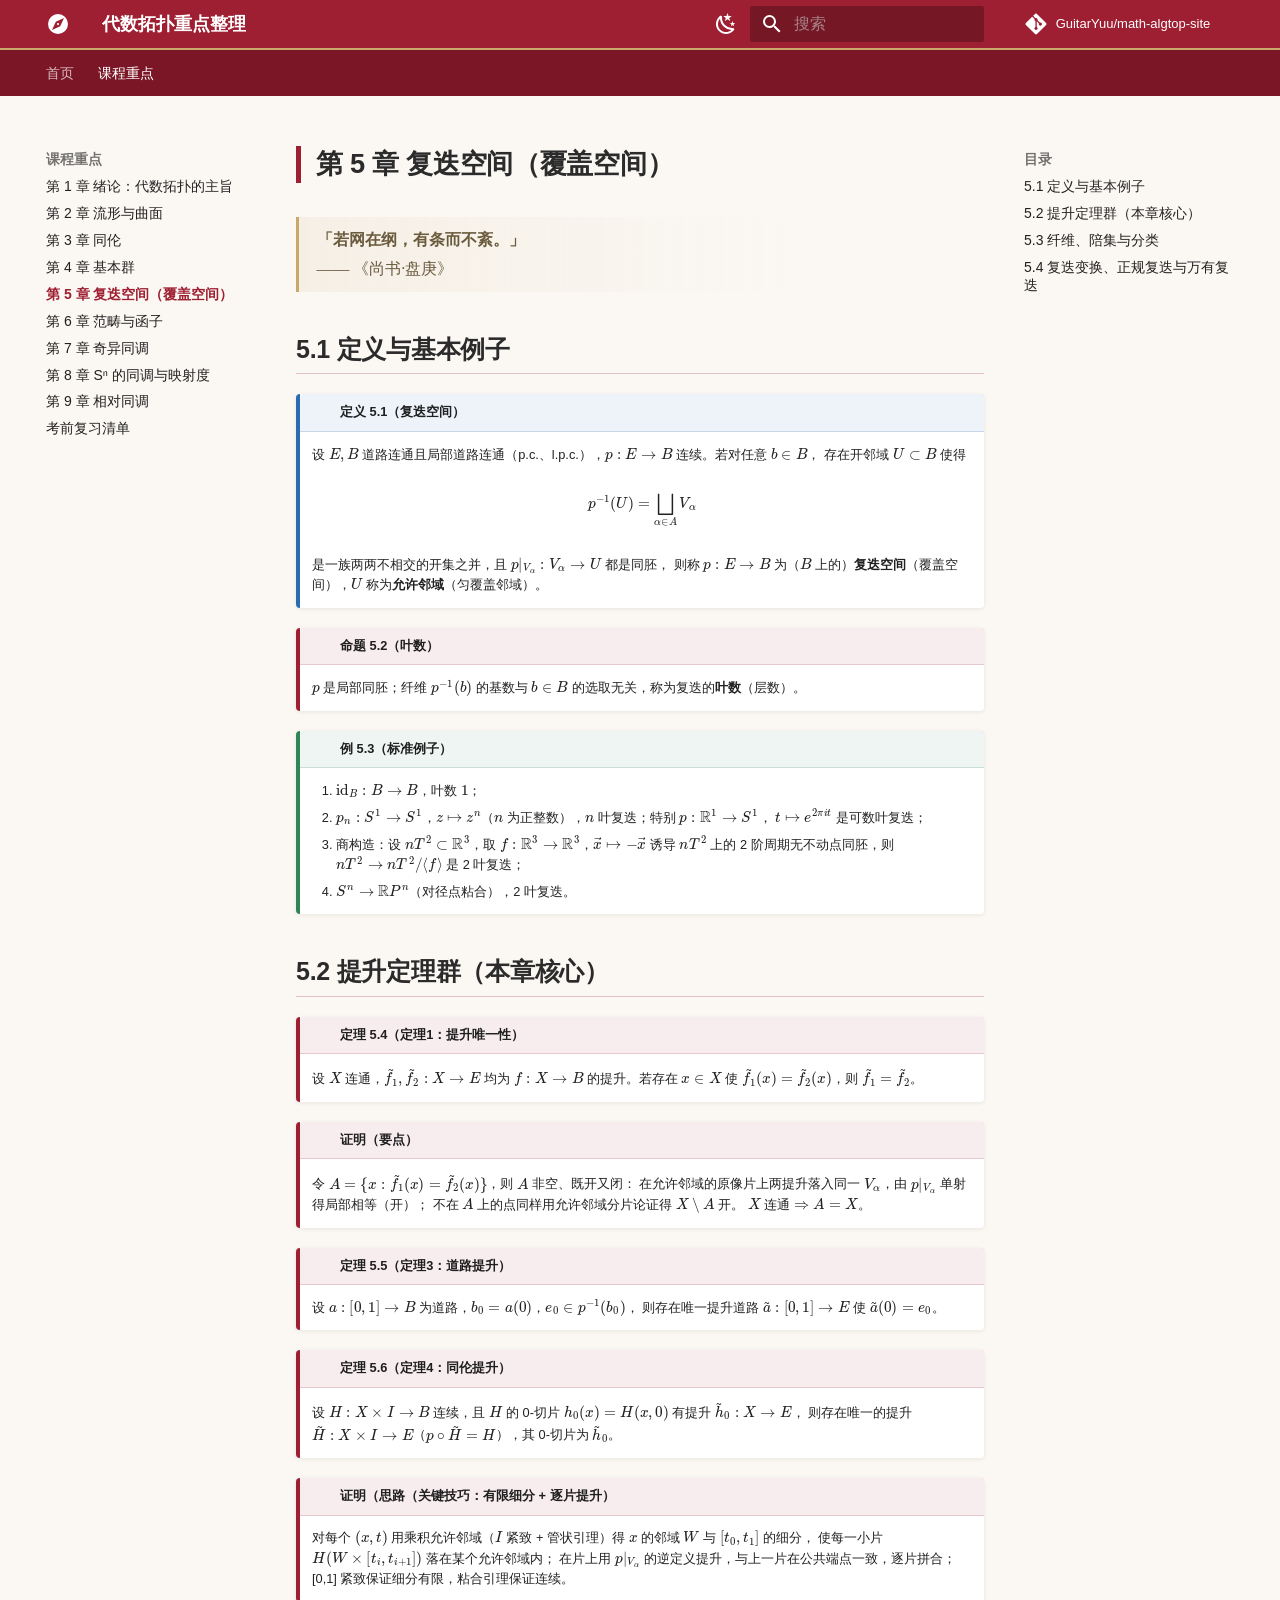
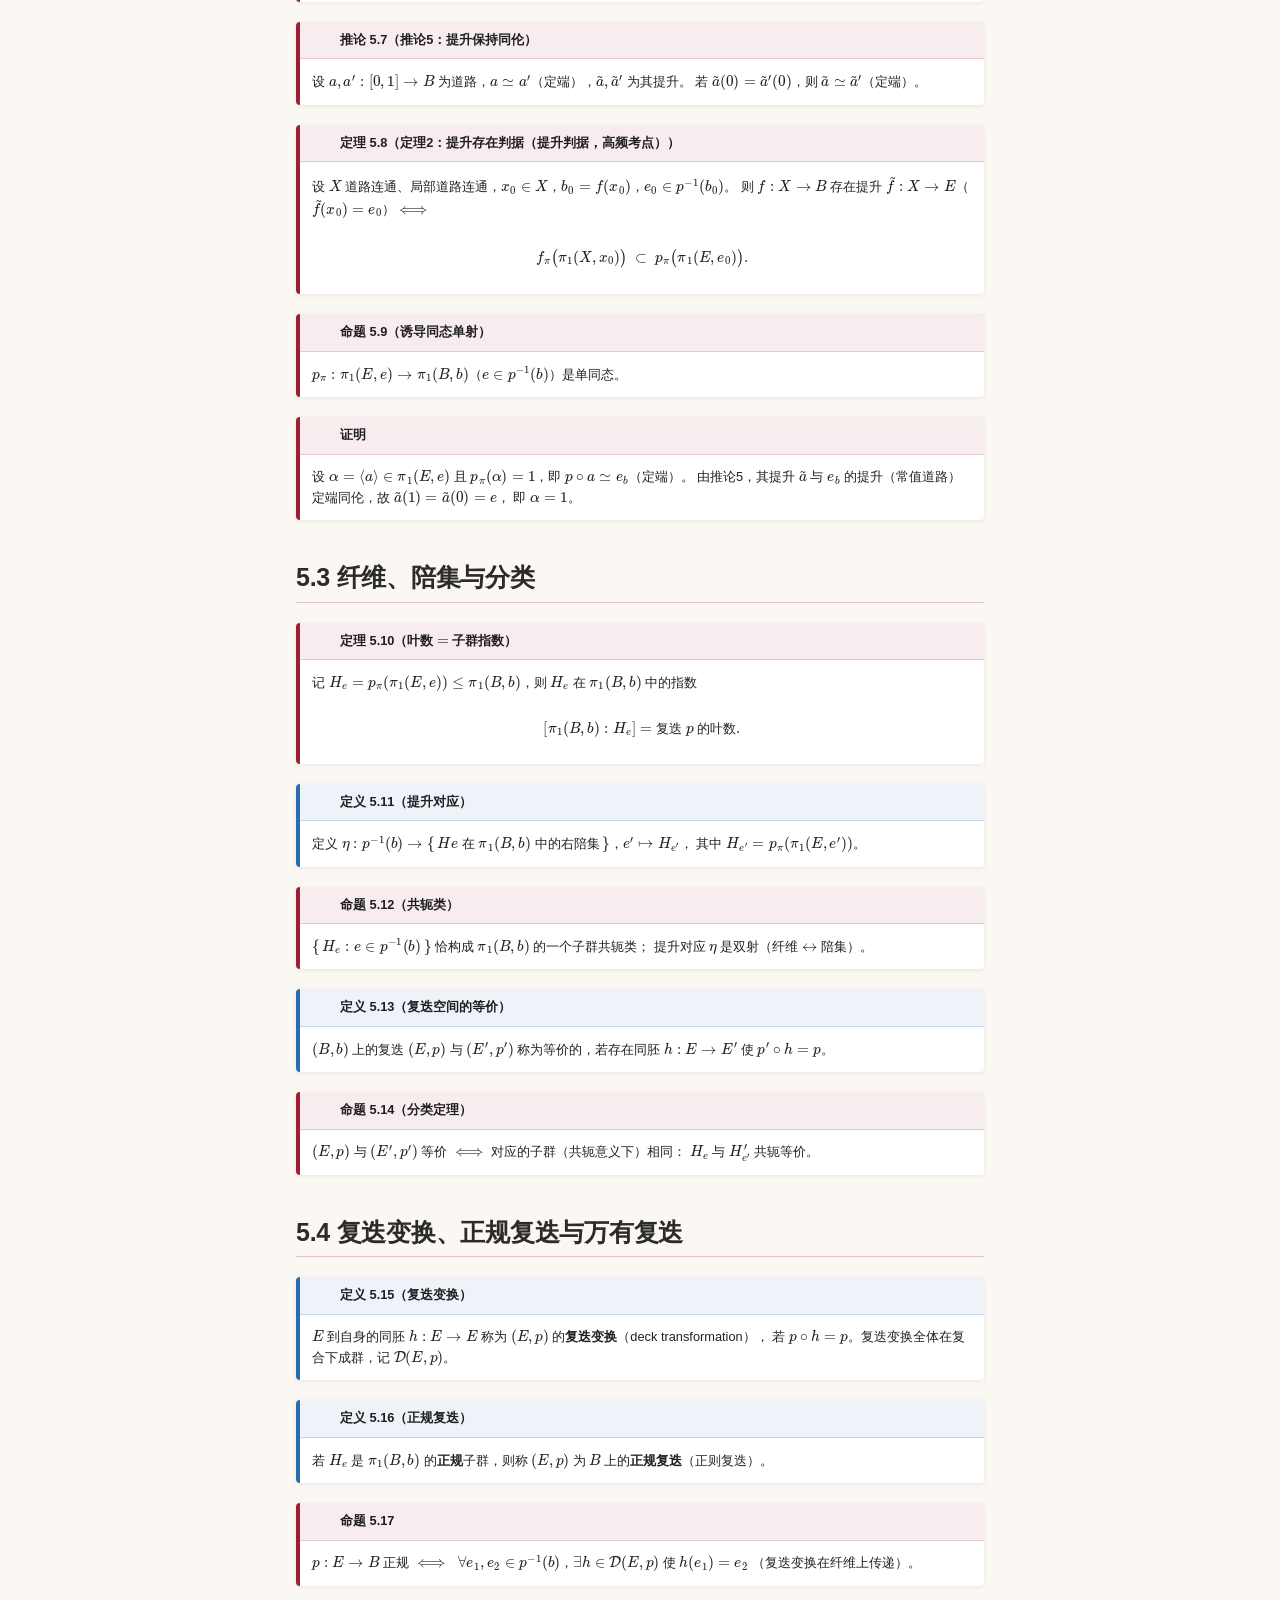
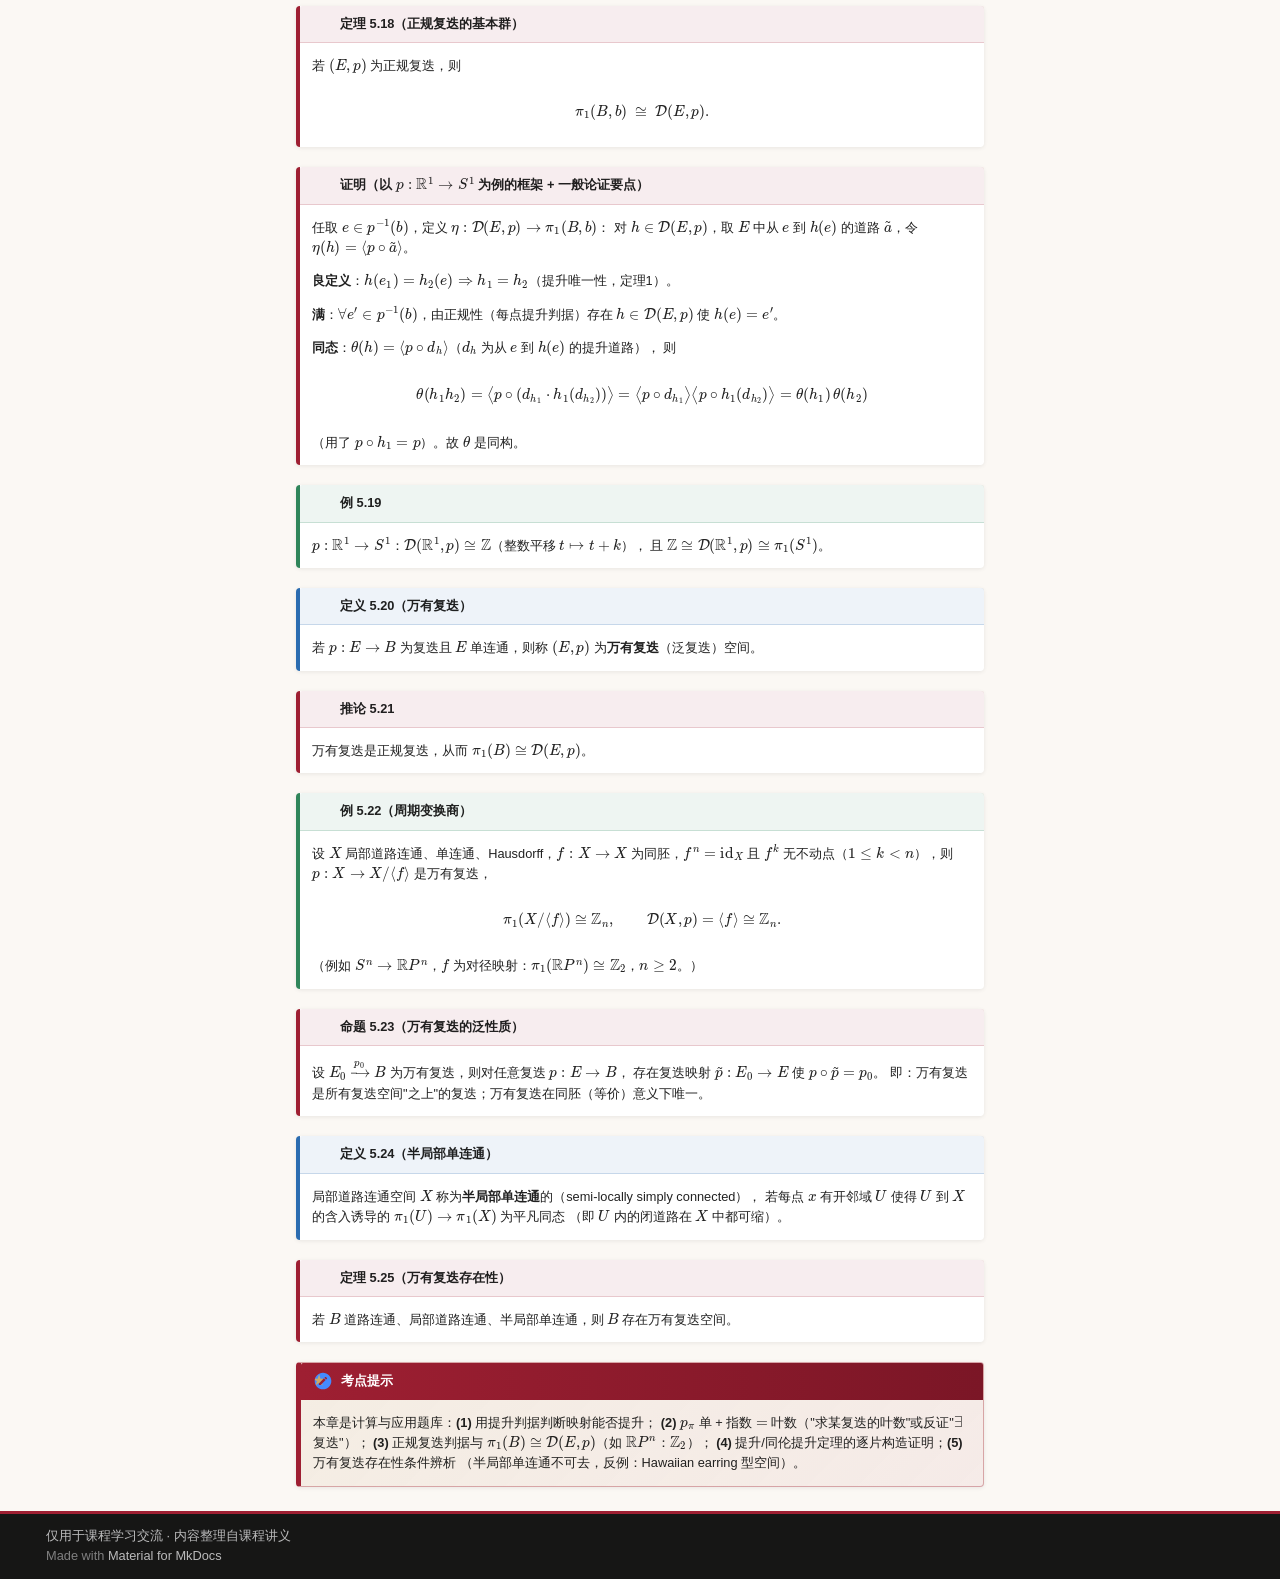
<file: ch05/index.html>
<!doctype html>
<html lang="zh" class="no-js">
  <head>
    
      <meta charset="utf-8">
      <meta name="viewport" content="width=device-width,initial-scale=1">
      
        <meta name="description" content="依据王炜飚老师《代数拓扑》课程中 Yuu 的讲义建立——重要定义、公式、定理、结论与重要证明，以考点提示标注潜在考察方向。">
      
      
        <meta name="author" content="GuitarYuu">
      
      
        <link rel="canonical" href="https://guitaryuu.github.io/math-algtop-site/ch05/">
      
      
        <link rel="prev" href="../ch04/">
      
      
        <link rel="next" href="../ch06/">
      
      
        
      
      
      <link rel="icon" href="../assets/images/favicon.png">
      <meta name="generator" content="mkdocs-1.6.1, mkdocs-material-9.7.7">
    
    
      
        <title>第 5 章 复迭空间（覆盖空间） - 代数拓扑重点整理</title>
      
    
    
      <link rel="stylesheet" href="../assets/stylesheets/main.ec1eaa64.min.css">
      
        
        <link rel="stylesheet" href="../assets/stylesheets/palette.ab4e12ef.min.css">
      
      


    
    
      
    
    
      
    
    
      <link rel="stylesheet" href="../stylesheets/sjtudocs.css">
    
    <script>__md_scope=new URL("..",location),__md_hash=e=>[...e].reduce(((e,_)=>(e<<5)-e+_.charCodeAt(0)),0),__md_get=(e,_=localStorage,t=__md_scope)=>JSON.parse(_.getItem(t.pathname+"."+e)),__md_set=(e,_,t=localStorage,a=__md_scope)=>{try{t.setItem(a.pathname+"."+e,JSON.stringify(_))}catch(e){}}</script>
    
      

    
    
  </head>
  
  
    
    
      
    
    
    
    
    <body dir="ltr" data-md-color-scheme="default" data-md-color-primary="indigo" data-md-color-accent="indigo">
  
    
    <input class="md-toggle" data-md-toggle="drawer" type="checkbox" id="__drawer" autocomplete="off">
    <input class="md-toggle" data-md-toggle="search" type="checkbox" id="__search" autocomplete="off">
    <label class="md-overlay" for="__drawer"></label>
    <div data-md-component="skip">
      
        
        <a href="#5" class="md-skip">
          跳转至
        </a>
      
    </div>
    <div data-md-component="announce">
      
    </div>
    
    
      

<header class="md-header" data-md-component="header">
  <nav class="md-header__inner md-grid" aria-label="页眉">
    <a href=".." title="代数拓扑重点整理" class="md-header__button md-logo" aria-label="代数拓扑重点整理" data-md-component="logo">
      
  
  <svg xmlns="http://www.w3.org/2000/svg" viewBox="0 0 24 24"><path d="M14.19 14.19 6 18l3.81-8.19L18 6m-6-4A10 10 0 0 0 2 12a10 10 0 0 0 10 10 10 10 0 0 0 10-10A10 10 0 0 0 12 2m0 8.9a1.1 1.1 0 0 0-1.1 1.1 1.1 1.1 0 0 0 1.1 1.1 1.1 1.1 0 0 0 1.1-1.1 1.1 1.1 0 0 0-1.1-1.1"/></svg>

    </a>
    <label class="md-header__button md-icon" for="__drawer">
      
      <svg xmlns="http://www.w3.org/2000/svg" viewBox="0 0 24 24"><path d="M3 6h18v2H3zm0 5h18v2H3zm0 5h18v2H3z"/></svg>
    </label>
    <div class="md-header__title" data-md-component="header-title">
      <div class="md-header__ellipsis">
        <div class="md-header__topic">
          <span class="md-ellipsis">
            代数拓扑重点整理
          </span>
        </div>
        <div class="md-header__topic" data-md-component="header-topic">
          <span class="md-ellipsis">
            
              第 5 章 复迭空间（覆盖空间）
            
          </span>
        </div>
      </div>
    </div>
    
      
        <form class="md-header__option" data-md-component="palette">
  
    
    
    
    <input class="md-option" data-md-color-media="(prefers-color-scheme: light)" data-md-color-scheme="default" data-md-color-primary="indigo" data-md-color-accent="indigo"  aria-label="切换至深色模式"  type="radio" name="__palette" id="__palette_0">
    
      <label class="md-header__button md-icon" title="切换至深色模式" for="__palette_1" hidden>
        <svg xmlns="http://www.w3.org/2000/svg" viewBox="0 0 24 24"><path d="m17.75 4.09-2.53 1.94.91 3.06-2.63-1.81-2.63 1.81.91-3.06-2.53-1.94L12.44 4l1.06-3 1.06 3zm3.5 6.91-1.64 1.25.59 1.98-1.7-1.17-1.7 1.17.59-1.98L15.75 11l2.06-.05L18.5 9l.69 1.95zm-2.28 4.95c.83-.08 1.72 1.1 1.19 1.85-.32.45-.66.87-1.08 1.27C15.17 23 8.84 23 4.94 19.07c-3.91-3.9-3.91-10.24 0-14.14.4-.4.82-.76 1.27-1.08.75-.53 1.93.36 1.85 1.19-.27 2.86.69 5.83 2.89 8.02a9.96 9.96 0 0 0 8.02 2.89m-1.64 2.02a12.08 12.08 0 0 1-7.8-3.47c-2.17-2.19-3.33-5-3.49-7.82-2.81 3.14-2.7 7.96.31 10.98 3.02 3.01 7.84 3.12 10.98.31"/></svg>
      </label>
    
  
    
    
    
    <input class="md-option" data-md-color-media="(prefers-color-scheme: dark)" data-md-color-scheme="slate" data-md-color-primary="indigo" data-md-color-accent="indigo"  aria-label="切换至浅色模式"  type="radio" name="__palette" id="__palette_1">
    
      <label class="md-header__button md-icon" title="切换至浅色模式" for="__palette_0" hidden>
        <svg xmlns="http://www.w3.org/2000/svg" viewBox="0 0 24 24"><path d="M12 7a5 5 0 0 1 5 5 5 5 0 0 1-5 5 5 5 0 0 1-5-5 5 5 0 0 1 5-5m0 2a3 3 0 0 0-3 3 3 3 0 0 0 3 3 3 3 0 0 0 3-3 3 3 0 0 0-3-3m0-7 2.39 3.42C13.65 5.15 12.84 5 12 5s-1.65.15-2.39.42zM3.34 7l4.16-.35A7.2 7.2 0 0 0 5.94 8.5c-.44.74-.69 1.5-.83 2.29zm.02 10 1.76-3.77a7.131 7.131 0 0 0 2.38 4.14zM20.65 7l-1.77 3.79a7.02 7.02 0 0 0-2.38-4.15zm-.01 10-4.14.36c.59-.51 1.12-1.14 1.54-1.86.42-.73.69-1.5.83-2.29zM12 22l-2.41-3.44c.74.27 1.55.44 2.41.44.82 0 1.63-.17 2.37-.44z"/></svg>
      </label>
    
  
</form>
      
    
    
      <script>var palette=__md_get("__palette");if(palette&&palette.color){if("(prefers-color-scheme)"===palette.color.media){var media=matchMedia("(prefers-color-scheme: light)"),input=document.querySelector(media.matches?"[data-md-color-media='(prefers-color-scheme: light)']":"[data-md-color-media='(prefers-color-scheme: dark)']");palette.color.media=input.getAttribute("data-md-color-media"),palette.color.scheme=input.getAttribute("data-md-color-scheme"),palette.color.primary=input.getAttribute("data-md-color-primary"),palette.color.accent=input.getAttribute("data-md-color-accent")}for(var[key,value]of Object.entries(palette.color))document.body.setAttribute("data-md-color-"+key,value)}</script>
    
    
    
      
      
        <label class="md-header__button md-icon" for="__search">
          
          <svg xmlns="http://www.w3.org/2000/svg" viewBox="0 0 24 24"><path d="M9.5 3A6.5 6.5 0 0 1 16 9.5c0 1.61-.59 3.09-1.56 4.23l.27.27h.79l5 5-1.5 1.5-5-5v-.79l-.27-.27A6.52 6.52 0 0 1 9.5 16 6.5 6.5 0 0 1 3 9.5 6.5 6.5 0 0 1 9.5 3m0 2C7 5 5 7 5 9.5S7 14 9.5 14 14 12 14 9.5 12 5 9.5 5"/></svg>
        </label>
        <div class="md-search" data-md-component="search" role="dialog">
  <label class="md-search__overlay" for="__search"></label>
  <div class="md-search__inner" role="search">
    <form class="md-search__form" name="search">
      <input type="text" class="md-search__input" name="query" aria-label="搜索" placeholder="搜索" autocapitalize="off" autocorrect="off" autocomplete="off" spellcheck="false" data-md-component="search-query" required>
      <label class="md-search__icon md-icon" for="__search">
        
        <svg xmlns="http://www.w3.org/2000/svg" viewBox="0 0 24 24"><path d="M9.5 3A6.5 6.5 0 0 1 16 9.5c0 1.61-.59 3.09-1.56 4.23l.27.27h.79l5 5-1.5 1.5-5-5v-.79l-.27-.27A6.52 6.52 0 0 1 9.5 16 6.5 6.5 0 0 1 3 9.5 6.5 6.5 0 0 1 9.5 3m0 2C7 5 5 7 5 9.5S7 14 9.5 14 14 12 14 9.5 12 5 9.5 5"/></svg>
        
        <svg xmlns="http://www.w3.org/2000/svg" viewBox="0 0 24 24"><path d="M20 11v2H8l5.5 5.5-1.42 1.42L4.16 12l7.92-7.92L13.5 5.5 8 11z"/></svg>
      </label>
      <nav class="md-search__options" aria-label="查找">
        
        <button type="reset" class="md-search__icon md-icon" title="清空当前内容" aria-label="清空当前内容" tabindex="-1">
          
          <svg xmlns="http://www.w3.org/2000/svg" viewBox="0 0 24 24"><path d="M19 6.41 17.59 5 12 10.59 6.41 5 5 6.41 10.59 12 5 17.59 6.41 19 12 13.41 17.59 19 19 17.59 13.41 12z"/></svg>
        </button>
      </nav>
      
        <div class="md-search__suggest" data-md-component="search-suggest"></div>
      
    </form>
    <div class="md-search__output">
      <div class="md-search__scrollwrap" tabindex="0" data-md-scrollfix>
        <div class="md-search-result" data-md-component="search-result">
          <div class="md-search-result__meta">
            正在初始化搜索引擎
          </div>
          <ol class="md-search-result__list" role="presentation"></ol>
        </div>
      </div>
    </div>
  </div>
</div>
      
    
    
      <div class="md-header__source">
        <a href="https://github.com/GuitarYuu/math-algtop-site" title="前往仓库" class="md-source" data-md-component="source">
  <div class="md-source__icon md-icon">
    
    <svg xmlns="http://www.w3.org/2000/svg" viewBox="0 0 448 512"><!--! Font Awesome Free 7.1.0 by @fontawesome - https://fontawesome.com License - https://fontawesome.com/license/free (Icons: CC BY 4.0, Fonts: SIL OFL 1.1, Code: MIT License) Copyright 2025 Fonticons, Inc.--><path d="M439.6 236.1 244 40.5c-5.4-5.5-12.8-8.5-20.4-8.5s-15 3-20.4 8.4L162.5 81l51.5 51.5c27.1-9.1 52.7 16.8 43.4 43.7l49.7 49.7c34.2-11.8 61.2 31 35.5 56.7-26.5 26.5-70.2-2.9-56-37.3L240.3 199v121.9c25.3 12.5 22.3 41.8 9.1 55-6.4 6.4-15.2 10.1-24.3 10.1s-17.8-3.6-24.3-10.1c-17.6-17.6-11.1-46.9 11.2-56v-123c-20.8-8.5-24.6-30.7-18.6-45L142.6 101 8.5 235.1C3 240.6 0 247.9 0 255.5s3 15 8.5 20.4l195.6 195.7c5.4 5.4 12.7 8.4 20.4 8.4s15-3 20.4-8.4l194.7-194.7c5.4-5.4 8.4-12.8 8.4-20.4s-3-15-8.4-20.4"/></svg>
  </div>
  <div class="md-source__repository">
    GuitarYuu/math-algtop-site
  </div>
</a>
      </div>
    
  </nav>
  
</header>
    
    <div class="md-container" data-md-component="container">
      
      
        
          
            
<nav class="md-tabs" aria-label="标签" data-md-component="tabs">
  <div class="md-grid">
    <ul class="md-tabs__list">
      
        
  
  
  
  
    <li class="md-tabs__item">
      <a href=".." class="md-tabs__link">
        
  
  
    
  
  首页

      </a>
    </li>
  

      
        
  
  
  
    
  
  
    
    
      <li class="md-tabs__item md-tabs__item--active">
        <a href="../ch01/" class="md-tabs__link">
          
  
  
    
  
  课程重点

        </a>
      </li>
    
  

      
    </ul>
  </div>
</nav>
          
        
      
      <main class="md-main" data-md-component="main">
        <div class="md-main__inner md-grid">
          
            
              
              <div class="md-sidebar md-sidebar--primary" data-md-component="sidebar" data-md-type="navigation" >
                <div class="md-sidebar__scrollwrap">
                  <div class="md-sidebar__inner">
                    


  


<nav class="md-nav md-nav--primary md-nav--lifted" aria-label="导航栏" data-md-level="0">
  <label class="md-nav__title" for="__drawer">
    <a href=".." title="代数拓扑重点整理" class="md-nav__button md-logo" aria-label="代数拓扑重点整理" data-md-component="logo">
      
  
  <svg xmlns="http://www.w3.org/2000/svg" viewBox="0 0 24 24"><path d="M14.19 14.19 6 18l3.81-8.19L18 6m-6-4A10 10 0 0 0 2 12a10 10 0 0 0 10 10 10 10 0 0 0 10-10A10 10 0 0 0 12 2m0 8.9a1.1 1.1 0 0 0-1.1 1.1 1.1 1.1 0 0 0 1.1 1.1 1.1 1.1 0 0 0 1.1-1.1 1.1 1.1 0 0 0-1.1-1.1"/></svg>

    </a>
    代数拓扑重点整理
  </label>
  
    <div class="md-nav__source">
      <a href="https://github.com/GuitarYuu/math-algtop-site" title="前往仓库" class="md-source" data-md-component="source">
  <div class="md-source__icon md-icon">
    
    <svg xmlns="http://www.w3.org/2000/svg" viewBox="0 0 448 512"><!--! Font Awesome Free 7.1.0 by @fontawesome - https://fontawesome.com License - https://fontawesome.com/license/free (Icons: CC BY 4.0, Fonts: SIL OFL 1.1, Code: MIT License) Copyright 2025 Fonticons, Inc.--><path d="M439.6 236.1 244 40.5c-5.4-5.5-12.8-8.5-20.4-8.5s-15 3-20.4 8.4L162.5 81l51.5 51.5c27.1-9.1 52.7 16.8 43.4 43.7l49.7 49.7c34.2-11.8 61.2 31 35.5 56.7-26.5 26.5-70.2-2.9-56-37.3L240.3 199v121.9c25.3 12.5 22.3 41.8 9.1 55-6.4 6.4-15.2 10.1-24.3 10.1s-17.8-3.6-24.3-10.1c-17.6-17.6-11.1-46.9 11.2-56v-123c-20.8-8.5-24.6-30.7-18.6-45L142.6 101 8.5 235.1C3 240.6 0 247.9 0 255.5s3 15 8.5 20.4l195.6 195.7c5.4 5.4 12.7 8.4 20.4 8.4s15-3 20.4-8.4l194.7-194.7c5.4-5.4 8.4-12.8 8.4-20.4s-3-15-8.4-20.4"/></svg>
  </div>
  <div class="md-source__repository">
    GuitarYuu/math-algtop-site
  </div>
</a>
    </div>
  
  <ul class="md-nav__list" data-md-scrollfix>
    
      
      
  
  
  
  
    <li class="md-nav__item">
      <a href=".." class="md-nav__link">
        
  
  
  <span class="md-ellipsis">
    
  
    首页
  

    
  </span>
  
  

      </a>
    </li>
  

    
      
      
  
  
    
  
  
  
    
    
      
        
      
        
      
        
      
        
      
        
      
        
      
        
      
        
      
        
      
        
      
    
    
    
      
        
        
      
      
        
      
    
    
    <li class="md-nav__item md-nav__item--active md-nav__item--section md-nav__item--nested">
      
        
        
        <input class="md-nav__toggle md-toggle " type="checkbox" id="__nav_2" checked>
        
          
          <label class="md-nav__link" for="__nav_2" id="__nav_2_label" tabindex="">
            
  
  
  <span class="md-ellipsis">
    
  
    课程重点
  

    
  </span>
  
  

            <span class="md-nav__icon md-icon"></span>
          </label>
        
        <nav class="md-nav" data-md-level="1" aria-labelledby="__nav_2_label" aria-expanded="true">
          <label class="md-nav__title" for="__nav_2">
            <span class="md-nav__icon md-icon"></span>
            
  
    课程重点
  

          </label>
          <ul class="md-nav__list" data-md-scrollfix>
            
              
                
  
  
  
  
    <li class="md-nav__item">
      <a href="../ch01/" class="md-nav__link">
        
  
  
  <span class="md-ellipsis">
    
  
    第 1 章 绪论：代数拓扑的主旨
  

    
  </span>
  
  

      </a>
    </li>
  

              
            
              
                
  
  
  
  
    <li class="md-nav__item">
      <a href="../ch02/" class="md-nav__link">
        
  
  
  <span class="md-ellipsis">
    
  
    第 2 章 流形与曲面
  

    
  </span>
  
  

      </a>
    </li>
  

              
            
              
                
  
  
  
  
    <li class="md-nav__item">
      <a href="../ch03/" class="md-nav__link">
        
  
  
  <span class="md-ellipsis">
    
  
    第 3 章 同伦
  

    
  </span>
  
  

      </a>
    </li>
  

              
            
              
                
  
  
  
  
    <li class="md-nav__item">
      <a href="../ch04/" class="md-nav__link">
        
  
  
  <span class="md-ellipsis">
    
  
    第 4 章 基本群
  

    
  </span>
  
  

      </a>
    </li>
  

              
            
              
                
  
  
    
  
  
  
    <li class="md-nav__item md-nav__item--active">
      
      <input class="md-nav__toggle md-toggle" type="checkbox" id="__toc">
      
      
        
      
      
        <label class="md-nav__link md-nav__link--active" for="__toc">
          
  
  
  <span class="md-ellipsis">
    
  
    第 5 章 复迭空间（覆盖空间）
  

    
  </span>
  
  

          <span class="md-nav__icon md-icon"></span>
        </label>
      
      <a href="./" class="md-nav__link md-nav__link--active">
        
  
  
  <span class="md-ellipsis">
    
  
    第 5 章 复迭空间（覆盖空间）
  

    
  </span>
  
  

      </a>
      
        

<nav class="md-nav md-nav--secondary" aria-label="目录">
  
  
  
    
  
  
    <label class="md-nav__title" for="__toc">
      <span class="md-nav__icon md-icon"></span>
      目录
    </label>
    <ul class="md-nav__list" data-md-component="toc" data-md-scrollfix>
      
        <li class="md-nav__item">
  <a href="#51" class="md-nav__link">
    <span class="md-ellipsis">
      
        5.1 定义与基本例子
      
    </span>
  </a>
  
</li>
      
        <li class="md-nav__item">
  <a href="#52" class="md-nav__link">
    <span class="md-ellipsis">
      
        5.2 提升定理群（本章核心）
      
    </span>
  </a>
  
</li>
      
        <li class="md-nav__item">
  <a href="#53" class="md-nav__link">
    <span class="md-ellipsis">
      
        5.3 纤维、陪集与分类
      
    </span>
  </a>
  
</li>
      
        <li class="md-nav__item">
  <a href="#54" class="md-nav__link">
    <span class="md-ellipsis">
      
        5.4 复迭变换、正规复迭与万有复迭
      
    </span>
  </a>
  
</li>
      
    </ul>
  
</nav>
      
    </li>
  

              
            
              
                
  
  
  
  
    <li class="md-nav__item">
      <a href="../ch06/" class="md-nav__link">
        
  
  
  <span class="md-ellipsis">
    
  
    第 6 章 范畴与函子
  

    
  </span>
  
  

      </a>
    </li>
  

              
            
              
                
  
  
  
  
    <li class="md-nav__item">
      <a href="../ch07/" class="md-nav__link">
        
  
  
  <span class="md-ellipsis">
    
  
    第 7 章 奇异同调
  

    
  </span>
  
  

      </a>
    </li>
  

              
            
              
                
  
  
  
  
    <li class="md-nav__item">
      <a href="../ch08/" class="md-nav__link">
        
  
  
  <span class="md-ellipsis">
    
  
    第 8 章 Sⁿ 的同调与映射度
  

    
  </span>
  
  

      </a>
    </li>
  

              
            
              
                
  
  
  
  
    <li class="md-nav__item">
      <a href="../ch09/" class="md-nav__link">
        
  
  
  <span class="md-ellipsis">
    
  
    第 9 章 相对同调
  

    
  </span>
  
  

      </a>
    </li>
  

              
            
              
                
  
  
  
  
    <li class="md-nav__item">
      <a href="../checklist/" class="md-nav__link">
        
  
  
  <span class="md-ellipsis">
    
  
    考前复习清单
  

    
  </span>
  
  

      </a>
    </li>
  

              
            
          </ul>
        </nav>
      
    </li>
  

    
  </ul>
</nav>
                  </div>
                </div>
              </div>
            
            
              
              <div class="md-sidebar md-sidebar--secondary" data-md-component="sidebar" data-md-type="toc" >
                <div class="md-sidebar__scrollwrap">
                  <div class="md-sidebar__inner">
                    

<nav class="md-nav md-nav--secondary" aria-label="目录">
  
  
  
    
  
  
    <label class="md-nav__title" for="__toc">
      <span class="md-nav__icon md-icon"></span>
      目录
    </label>
    <ul class="md-nav__list" data-md-component="toc" data-md-scrollfix>
      
        <li class="md-nav__item">
  <a href="#51" class="md-nav__link">
    <span class="md-ellipsis">
      
        5.1 定义与基本例子
      
    </span>
  </a>
  
</li>
      
        <li class="md-nav__item">
  <a href="#52" class="md-nav__link">
    <span class="md-ellipsis">
      
        5.2 提升定理群（本章核心）
      
    </span>
  </a>
  
</li>
      
        <li class="md-nav__item">
  <a href="#53" class="md-nav__link">
    <span class="md-ellipsis">
      
        5.3 纤维、陪集与分类
      
    </span>
  </a>
  
</li>
      
        <li class="md-nav__item">
  <a href="#54" class="md-nav__link">
    <span class="md-ellipsis">
      
        5.4 复迭变换、正规复迭与万有复迭
      
    </span>
  </a>
  
</li>
      
    </ul>
  
</nav>
                  </div>
                </div>
              </div>
            
          
          
            <div class="md-content" data-md-component="content">
              
              <article class="md-content__inner md-typeset">
                
                  



<h1 id="5">第 5 章 复迭空间（覆盖空间）<a class="headerlink" href="#5" title="Permanent link">#</a></h1>
<div class="epigraph">
<p><strong>「若网在纲，有条而不紊。」</strong></p>
<p>—— 《尚书·盘庚》</p>
</div>
<h2 id="51">5.1 定义与基本例子<a class="headerlink" href="#51" title="Permanent link">#</a></h2>
<div class="admonition definition">
<p class="admonition-title">定义 5.1（复迭空间）</p>
<p>设 <span class="arithmatex">\(E,B\)</span> 道路连通且局部道路连通（p.c.、l.p.c.），<span class="arithmatex">\(p:E\to B\)</span> 连续。若对任意 <span class="arithmatex">\(b\in B\)</span>，
存在开邻域 <span class="arithmatex">\(U\subset B\)</span> 使得</p>
<div class="arithmatex">\[
p^{-1}(U)=\bigsqcup_{\alpha\in A}V_\alpha
\]</div>
<p>是一族两两不相交的开集之并，且 <span class="arithmatex">\(p|_{V_\alpha}:V_\alpha\to U\)</span> 都是同胚，
则称 <span class="arithmatex">\(p:E\to B\)</span> 为（<span class="arithmatex">\(B\)</span> 上的）<strong>复迭空间</strong>（覆盖空间），<span class="arithmatex">\(U\)</span> 称为<strong>允许邻域</strong>（匀覆盖邻域）。</p>
</div>
<div class="admonition proposition">
<p class="admonition-title">命题 5.2（叶数）</p>
<p><span class="arithmatex">\(p\)</span> 是局部同胚；纤维 <span class="arithmatex">\(p^{-1}(b)\)</span> 的基数与 <span class="arithmatex">\(b\in B\)</span> 的选取无关，称为复迭的<strong>叶数</strong>（层数）。</p>
</div>
<div class="admonition example">
<p class="admonition-title">例 5.3（标准例子）</p>
<ol>
<li><span class="arithmatex">\(\operatorname{id}_B:B\to B\)</span>，叶数 <span class="arithmatex">\(1\)</span>；</li>
<li><span class="arithmatex">\(p_n:S^1\to S^1\)</span>，<span class="arithmatex">\(z\mapsto z^n\)</span>（<span class="arithmatex">\(n\)</span> 为正整数），<span class="arithmatex">\(n\)</span> 叶复迭；特别 <span class="arithmatex">\(p:\mathbb{R}^1\to S^1\)</span>，
    <span class="arithmatex">\(t\mapsto e^{2\pi it}\)</span> 是可数叶复迭；</li>
<li>商构造：设 <span class="arithmatex">\(nT^2\subset\mathbb{R}^3\)</span>，取 <span class="arithmatex">\(f:\mathbb{R}^3\to\mathbb{R}^3\)</span>，<span class="arithmatex">\(\vec x\mapsto-\vec x\)</span> 诱导 <span class="arithmatex">\(nT^2\)</span> 上的
    2 阶周期无不动点同胚，则 <span class="arithmatex">\(nT^2\to nT^2/\langle f\rangle\)</span> 是 2 叶复迭；</li>
<li><span class="arithmatex">\(S^n\to\mathbb{R}P^{n}\)</span>（对径点粘合），2 叶复迭。</li>
</ol>
</div>
<h2 id="52">5.2 提升定理群（本章核心）<a class="headerlink" href="#52" title="Permanent link">#</a></h2>
<div class="admonition theorem">
<p class="admonition-title">定理 5.4（定理1：提升唯一性）</p>
<p>设 <span class="arithmatex">\(X\)</span> 连通，<span class="arithmatex">\(\tilde f_1,\tilde f_2:X\to E\)</span> 均为 <span class="arithmatex">\(f:X\to B\)</span> 的提升。若存在 <span class="arithmatex">\(x\in X\)</span> 使
<span class="arithmatex">\(\tilde f_1(x)=\tilde f_2(x)\)</span>，则 <span class="arithmatex">\(\tilde f_1=\tilde f_2\)</span>。</p>
</div>
<div class="admonition proof">
<p class="admonition-title">证明（要点）</p>
<p>令 <span class="arithmatex">\(A=\{x:\tilde f_1(x)=\tilde f_2(x)\}\)</span>，则 <span class="arithmatex">\(A\)</span> 非空、既开又闭：
在允许邻域的原像片上两提升落入同一 <span class="arithmatex">\(V_\alpha\)</span>，由 <span class="arithmatex">\(p|_{V_\alpha}\)</span> 单射得局部相等（开）；
不在 <span class="arithmatex">\(A\)</span> 上的点同样用允许邻域分片论证得 <span class="arithmatex">\(X\setminus A\)</span> 开。
<span class="arithmatex">\(X\)</span> 连通 <span class="arithmatex">\(\Rightarrow A=X\)</span>。</p>
</div>
<div class="admonition theorem">
<p class="admonition-title">定理 5.5（定理3：道路提升）</p>
<p>设 <span class="arithmatex">\(a:[0,1]\to B\)</span> 为道路，<span class="arithmatex">\(b_0=a(0)\)</span>，<span class="arithmatex">\(e_0\in p^{-1}(b_0)\)</span>，
则存在唯一提升道路 <span class="arithmatex">\(\tilde a:[0,1]\to E\)</span> 使 <span class="arithmatex">\(\tilde a(0)=e_0\)</span>。</p>
</div>
<div class="admonition theorem">
<p class="admonition-title">定理 5.6（定理4：同伦提升）</p>
<p>设 <span class="arithmatex">\(H:X\times I\to B\)</span> 连续，且 <span class="arithmatex">\(H\)</span> 的 0-切片 <span class="arithmatex">\(h_0(x)=H(x,0)\)</span> 有提升 <span class="arithmatex">\(\tilde h_0:X\to E\)</span>，
则存在唯一的提升 <span class="arithmatex">\(\tilde H:X\times I\to E\)</span>（<span class="arithmatex">\(p\circ\tilde H=H\)</span>），其 0-切片为 <span class="arithmatex">\(\tilde h_0\)</span>。</p>
</div>
<div class="admonition proof">
<p class="admonition-title">证明（思路（关键技巧：有限细分 + 逐片提升）</p>
<p>对每个 <span class="arithmatex">\((x,t)\)</span> 用乘积允许邻域（<span class="arithmatex">\(I\)</span> 紧致 + 管状引理）得 <span class="arithmatex">\(x\)</span> 的邻域 <span class="arithmatex">\(W\)</span> 与 <span class="arithmatex">\([t_0,t_1]\)</span> 的细分，
使每一小片 <span class="arithmatex">\(H(W\times[t_i,t_{i+1}])\)</span> 落在某个允许邻域内；
在片上用 <span class="arithmatex">\(p|_{V_\alpha}\)</span> 的逆定义提升，与上一片在公共端点一致，逐片拼合；
[0,1] 紧致保证细分有限，粘合引理保证连续。</p>
</div>
<div class="admonition corollary">
<p class="admonition-title">推论 5.7（推论5：提升保持同伦）</p>
<p>设 <span class="arithmatex">\(a,a':[0,1]\to B\)</span> 为道路，<span class="arithmatex">\(a\simeq a'\)</span>（定端），<span class="arithmatex">\(\tilde a,\tilde a'\)</span> 为其提升。
若 <span class="arithmatex">\(\tilde a(0)=\tilde a'(0)\)</span>，则 <span class="arithmatex">\(\tilde a\simeq\tilde a'\)</span>（定端）。</p>
</div>
<div class="admonition theorem">
<p class="admonition-title">定理 5.8（定理2：提升存在判据（提升判据，高频考点））</p>
<p>设 <span class="arithmatex">\(X\)</span> 道路连通、局部道路连通，<span class="arithmatex">\(x_0\in X\)</span>，<span class="arithmatex">\(b_0=f(x_0)\)</span>，<span class="arithmatex">\(e_0\in p^{-1}(b_0)\)</span>。
则 <span class="arithmatex">\(f:X\to B\)</span> 存在提升 <span class="arithmatex">\(\tilde f:X\to E\)</span>（<span class="arithmatex">\(\tilde f(x_0)=e_0\)</span>）<span class="arithmatex">\(\iff\)</span></p>
<div class="arithmatex">\[
f_\pi\big(\pi_1(X,x_0)\big)\ \subset\ p_\pi\big(\pi_1(E,e_0)\big).
\]</div>
</div>
<div class="admonition proposition">
<p class="admonition-title">命题 5.9（诱导同态单射）</p>
<p><span class="arithmatex">\(p_\pi:\pi_1(E,e)\to\pi_1(B,b)\)</span>（<span class="arithmatex">\(e\in p^{-1}(b)\)</span>）是单同态。</p>
</div>
<div class="admonition proof">
<p class="admonition-title">证明</p>
<p>设 <span class="arithmatex">\(\alpha=\langle a\rangle\in\pi_1(E,e)\)</span> 且 <span class="arithmatex">\(p_\pi(\alpha)=1\)</span>，即 <span class="arithmatex">\(p\circ a\simeq e_b\)</span>（定端）。
由推论5，其提升 <span class="arithmatex">\(\tilde a\)</span> 与 <span class="arithmatex">\(e_b\)</span> 的提升（常值道路）定端同伦，故 <span class="arithmatex">\(\tilde a(1)=\tilde a(0)=e\)</span>，
即 <span class="arithmatex">\(\alpha=1\)</span>。</p>
</div>
<h2 id="53">5.3 纤维、陪集与分类<a class="headerlink" href="#53" title="Permanent link">#</a></h2>
<div class="admonition theorem">
<p class="admonition-title">定理 5.10（叶数 <span class="arithmatex">\(=\)</span> 子群指数）</p>
<p>记 <span class="arithmatex">\(H_e=p_\pi(\pi_1(E,e))\le\pi_1(B,b)\)</span>，则 <span class="arithmatex">\(H_e\)</span> 在 <span class="arithmatex">\(\pi_1(B,b)\)</span> 中的指数</p>
<div class="arithmatex">\[
[\pi_1(B,b):H_e]=\text{复迭 } p \text{ 的叶数}.
\]</div>
</div>
<div class="admonition definition">
<p class="admonition-title">定义 5.11（提升对应）</p>
<p>定义 <span class="arithmatex">\(\eta:p^{-1}(b)\to\{\,He\text{ 在 }\pi_1(B,b)\text{ 中的右陪集}\,\}\)</span>，<span class="arithmatex">\(e'\mapsto H_{e'}\)</span>，
其中 <span class="arithmatex">\(H_{e'}=p_\pi(\pi_1(E,e'))\)</span>。</p>
</div>
<div class="admonition proposition">
<p class="admonition-title">命题 5.12（共轭类）</p>
<p><span class="arithmatex">\(\{\,H_e: e\in p^{-1}(b)\,\}\)</span> 恰构成 <span class="arithmatex">\(\pi_1(B,b)\)</span> 的一个子群共轭类；
提升对应 <span class="arithmatex">\(\eta\)</span> 是双射（纤维 <span class="arithmatex">\(\leftrightarrow\)</span> 陪集）。</p>
</div>
<div class="admonition definition">
<p class="admonition-title">定义 5.13（复迭空间的等价）</p>
<p><span class="arithmatex">\((B,b)\)</span> 上的复迭 <span class="arithmatex">\((E,p)\)</span> 与 <span class="arithmatex">\((E',p')\)</span> 称为等价的，若存在同胚 <span class="arithmatex">\(h:E\to E'\)</span> 使 <span class="arithmatex">\(p'\circ h=p\)</span>。</p>
</div>
<div class="admonition proposition">
<p class="admonition-title">命题 5.14（分类定理）</p>
<p><span class="arithmatex">\((E,p)\)</span> 与 <span class="arithmatex">\((E',p')\)</span> 等价 <span class="arithmatex">\(\iff\)</span> 对应的子群（共轭意义下）相同：
<span class="arithmatex">\(H_e\)</span> 与 <span class="arithmatex">\(H'_{e'}\)</span> 共轭等价。</p>
</div>
<h2 id="54">5.4 复迭变换、正规复迭与万有复迭<a class="headerlink" href="#54" title="Permanent link">#</a></h2>
<div class="admonition definition">
<p class="admonition-title">定义 5.15（复迭变换）</p>
<p><span class="arithmatex">\(E\)</span> 到自身的同胚 <span class="arithmatex">\(h:E\to E\)</span> 称为 <span class="arithmatex">\((E,p)\)</span> 的<strong>复迭变换</strong>（deck transformation），
若 <span class="arithmatex">\(p\circ h=p\)</span>。复迭变换全体在复合下成群，记 <span class="arithmatex">\(\mathcal D(E,p)\)</span>。</p>
</div>
<div class="admonition definition">
<p class="admonition-title">定义 5.16（正规复迭）</p>
<p>若 <span class="arithmatex">\(H_e\)</span> 是 <span class="arithmatex">\(\pi_1(B,b)\)</span> 的<strong>正规</strong>子群，则称 <span class="arithmatex">\((E,p)\)</span> 为 <span class="arithmatex">\(B\)</span> 上的<strong>正规复迭</strong>（正则复迭）。</p>
</div>
<div class="admonition proposition">
<p class="admonition-title">命题 5.17</p>
<p><span class="arithmatex">\(p:E\to B\)</span> 正规 <span class="arithmatex">\(\iff\ \forall e_1,e_2\in p^{-1}(b)\)</span>，<span class="arithmatex">\(\exists h\in\mathcal D(E,p)\)</span> 使 <span class="arithmatex">\(h(e_1)=e_2\)</span>
（复迭变换在纤维上传递）。</p>
</div>
<div class="admonition theorem">
<p class="admonition-title">定理 5.18（正规复迭的基本群）</p>
<p>若 <span class="arithmatex">\((E,p)\)</span> 为正规复迭，则</p>
<div class="arithmatex">\[
\pi_1(B,b)\ \cong\ \mathcal D(E,p).
\]</div>
</div>
<div class="admonition proof">
<p class="admonition-title">证明（以 <span class="arithmatex">\(p:\mathbb{R}^1\to S^1\)</span> 为例的框架 + 一般论证要点）</p>
<p>任取 <span class="arithmatex">\(e\in p^{-1}(b)\)</span>，定义 <span class="arithmatex">\(\eta:\mathcal D(E,p)\to\pi_1(B,b)\)</span>：
对 <span class="arithmatex">\(h\in\mathcal D(E,p)\)</span>，取 <span class="arithmatex">\(E\)</span> 中从 <span class="arithmatex">\(e\)</span> 到 <span class="arithmatex">\(h(e)\)</span> 的道路 <span class="arithmatex">\(\tilde a\)</span>，令 <span class="arithmatex">\(\eta(h)=\langle p\circ\tilde a\rangle\)</span>。</p>
<p><strong>良定义</strong>：<span class="arithmatex">\(h(e_1)=h_2(e)\Rightarrow h_1=h_2\)</span>（提升唯一性，定理1）。</p>
<p><strong>满</strong>：<span class="arithmatex">\(\forall e'\in p^{-1}(b)\)</span>，由正规性（每点提升判据）存在 <span class="arithmatex">\(h\in\mathcal D(E,p)\)</span> 使 <span class="arithmatex">\(h(e)=e'\)</span>。</p>
<p><strong>同态</strong>：<span class="arithmatex">\(\theta(h)=\langle p\circ d_h\rangle\)</span>（<span class="arithmatex">\(d_h\)</span> 为从 <span class="arithmatex">\(e\)</span> 到 <span class="arithmatex">\(h(e)\)</span> 的提升道路），
则</p>
<div class="arithmatex">\[
\theta(h_1h_2)=\big\langle p\circ(d_{h_1}\cdot h_1(d_{h_2}))\big\rangle
=\big\langle p\circ d_{h_1}\big\rangle\big\langle p\circ h_1(d_{h_2})\big\rangle
=\theta(h_1)\,\theta(h_2)
\]</div>
<p>（用了 <span class="arithmatex">\(p\circ h_1=p\)</span>）。故 <span class="arithmatex">\(\theta\)</span> 是同构。</p>
</div>
<div class="admonition example">
<p class="admonition-title">例 5.19</p>
<p><span class="arithmatex">\(p:\mathbb{R}^1\to S^1\)</span>：<span class="arithmatex">\(\mathcal D(\mathbb{R}^1,p)\cong\mathbb{Z}\)</span>（整数平移 <span class="arithmatex">\(t\mapsto t+k\)</span>），
且 <span class="arithmatex">\(\mathbb{Z}\cong\mathcal D(\mathbb{R}^1,p)\cong\pi_1(S^1)\)</span>。</p>
</div>
<div class="admonition definition">
<p class="admonition-title">定义 5.20（万有复迭）</p>
<p>若 <span class="arithmatex">\(p:E\to B\)</span> 为复迭且 <span class="arithmatex">\(E\)</span> 单连通，则称 <span class="arithmatex">\((E,p)\)</span> 为<strong>万有复迭</strong>（泛复迭）空间。</p>
</div>
<div class="admonition corollary">
<p class="admonition-title">推论 5.21</p>
<p>万有复迭是正规复迭，从而 <span class="arithmatex">\(\pi_1(B)\cong\mathcal D(E,p)\)</span>。</p>
</div>
<div class="admonition example">
<p class="admonition-title">例 5.22（周期变换商）</p>
<p>设 <span class="arithmatex">\(X\)</span> 局部道路连通、单连通、Hausdorff，<span class="arithmatex">\(f:X\to X\)</span> 为同胚，<span class="arithmatex">\(f^n=\operatorname{id}_X\)</span>
且 <span class="arithmatex">\(f^k\)</span> 无不动点（<span class="arithmatex">\(1\le k&lt;n\)</span>），则 <span class="arithmatex">\(p:X\to X/\langle f\rangle\)</span> 是万有复迭，</p>
<div class="arithmatex">\[
\pi_1(X/\langle f\rangle)\cong\mathbb{Z}_n,\qquad \mathcal D(X,p)=\langle f\rangle\cong\mathbb{Z}_n.
\]</div>
<p>（例如 <span class="arithmatex">\(S^n\to\mathbb{R}P^{n}\)</span>，<span class="arithmatex">\(f\)</span> 为对径映射：<span class="arithmatex">\(\pi_1(\mathbb{R}P^{n})\cong\mathbb{Z}_2\)</span>，<span class="arithmatex">\(n\ge2\)</span>。）</p>
</div>
<div class="admonition proposition">
<p class="admonition-title">命题 5.23（万有复迭的泛性质）</p>
<p>设 <span class="arithmatex">\(E_0\xrightarrow{p_0}B\)</span> 为万有复迭，则对任意复迭 <span class="arithmatex">\(p:E\to B\)</span>，
存在复迭映射 <span class="arithmatex">\(\tilde p:E_0\to E\)</span> 使 <span class="arithmatex">\(p\circ\tilde p=p_0\)</span>。
即：万有复迭是所有复迭空间"之上"的复迭；万有复迭在同胚（等价）意义下唯一。</p>
</div>
<div class="admonition definition">
<p class="admonition-title">定义 5.24（半局部单连通）</p>
<p>局部道路连通空间 <span class="arithmatex">\(X\)</span> 称为<strong>半局部单连通</strong>的（semi-locally simply connected），
若每点 <span class="arithmatex">\(x\)</span> 有开邻域 <span class="arithmatex">\(U\)</span> 使得 <span class="arithmatex">\(U\)</span> 到 <span class="arithmatex">\(X\)</span> 的含入诱导的 <span class="arithmatex">\(\pi_1(U)\to\pi_1(X)\)</span> 为平凡同态
（即 <span class="arithmatex">\(U\)</span> 内的闭道路在 <span class="arithmatex">\(X\)</span> 中都可缩）。</p>
</div>
<div class="admonition theorem">
<p class="admonition-title">定理 5.25（万有复迭存在性）</p>
<p>若 <span class="arithmatex">\(B\)</span> 道路连通、局部道路连通、半局部单连通，则 <span class="arithmatex">\(B\)</span> 存在万有复迭空间。</p>
</div>
<div class="admonition kaodian">
<p class="admonition-title">考点提示</p>
<p>本章是计算与应用题库：<strong>(1)</strong> 用提升判据判断映射能否提升；
<strong>(2)</strong> <span class="arithmatex">\(p_\pi\)</span> 单 + 指数 <span class="arithmatex">\(=\)</span> 叶数（"求某复迭的叶数"或反证"<span class="arithmatex">\(\exists\)</span> 复迭"）；
<strong>(3)</strong> 正规复迭判据与 <span class="arithmatex">\(\pi_1(B)\cong\mathcal D(E,p)\)</span>（如 <span class="arithmatex">\(\mathbb{R}P^{n}\)</span>：<span class="arithmatex">\(\mathbb{Z}_2\)</span>）；
<strong>(4)</strong> 提升/同伦提升定理的逐片构造证明；<strong>(5)</strong> 万有复迭存在性条件辨析
（半局部单连通不可去，反例：Hawaiian earring 型空间）。</p>
</div>












                
              </article>
            </div>
          
          
<script>var target=document.getElementById(location.hash.slice(1));target&&target.name&&(target.checked=target.name.startsWith("__tabbed_"))</script>
        </div>
        
          <button type="button" class="md-top md-icon" data-md-component="top" hidden>
  
  <svg xmlns="http://www.w3.org/2000/svg" viewBox="0 0 24 24"><path d="M13 20h-2V8l-5.5 5.5-1.42-1.42L12 4.16l7.92 7.92-1.42 1.42L13 8z"/></svg>
  回到页面顶部
</button>
        
      </main>
      
        <footer class="md-footer">
  
  <div class="md-footer-meta md-typeset">
    <div class="md-footer-meta__inner md-grid">
      <div class="md-copyright">
  
    <div class="md-copyright__highlight">
      仅用于课程学习交流 · 内容整理自课程讲义
    </div>
  
  
    Made with
    <a href="https://squidfunk.github.io/mkdocs-material/" target="_blank" rel="noopener">
      Material for MkDocs
    </a>
  
</div>
      
    </div>
  </div>
</footer>
      
    </div>
    <div class="md-dialog" data-md-component="dialog">
      <div class="md-dialog__inner md-typeset"></div>
    </div>
    
    
    
      
      
      <script id="__config" type="application/json">{"annotate": null, "base": "..", "features": ["navigation.tabs", "navigation.sections", "navigation.top", "navigation.indexes", "search.suggest", "search.highlight", "content.tooltips"], "search": "../assets/javascripts/workers/search.2c215733.min.js", "tags": null, "translations": {"clipboard.copied": "\u5df2\u590d\u5236", "clipboard.copy": "\u590d\u5236", "search.result.more.one": "\u5728\u8be5\u9875\u4e0a\u8fd8\u6709 1 \u4e2a\u7b26\u5408\u6761\u4ef6\u7684\u7ed3\u679c", "search.result.more.other": "\u5728\u8be5\u9875\u4e0a\u8fd8\u6709 # \u4e2a\u7b26\u5408\u6761\u4ef6\u7684\u7ed3\u679c", "search.result.none": "\u6ca1\u6709\u627e\u5230\u7b26\u5408\u6761\u4ef6\u7684\u7ed3\u679c", "search.result.one": "\u627e\u5230 1 \u4e2a\u7b26\u5408\u6761\u4ef6\u7684\u7ed3\u679c", "search.result.other": "# \u4e2a\u7b26\u5408\u6761\u4ef6\u7684\u7ed3\u679c", "search.result.placeholder": "\u952e\u5165\u4ee5\u5f00\u59cb\u641c\u7d22", "search.result.term.missing": "\u7f3a\u5c11", "select.version": "\u9009\u62e9\u5f53\u524d\u7248\u672c"}, "version": null}</script>
    
    
      <script src="../assets/javascripts/bundle.d7400e89.min.js"></script>
      
        <script src="../javascripts/mathjax-config.js"></script>
      
        <script src="../javascripts/vendor/mathjax/tex-mml-chtml.js"></script>
      
    
  </body>
</html>
</file>
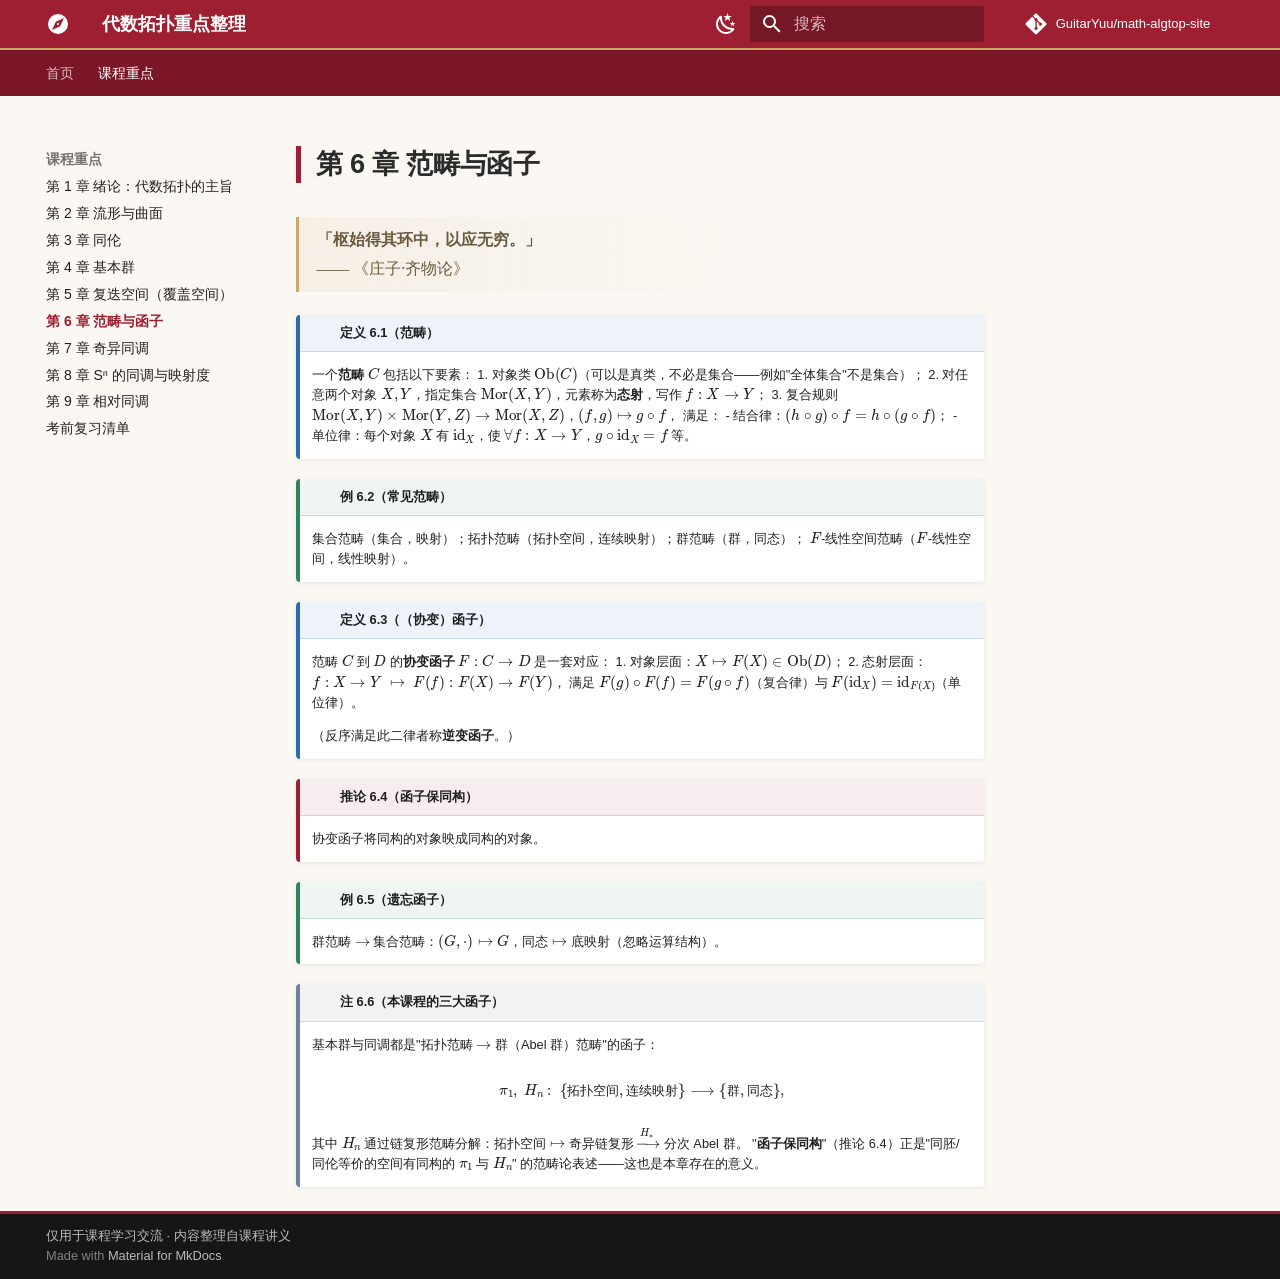
<file: ch06/index.html>
<!doctype html>
<html lang="zh" class="no-js">
  <head>
    
      <meta charset="utf-8">
      <meta name="viewport" content="width=device-width,initial-scale=1">
      
        <meta name="description" content="依据王炜飚老师《代数拓扑》课程中 Yuu 的讲义建立——重要定义、公式、定理、结论与重要证明，以考点提示标注潜在考察方向。">
      
      
        <meta name="author" content="GuitarYuu">
      
      
        <link rel="canonical" href="https://guitaryuu.github.io/math-algtop-site/ch06/">
      
      
        <link rel="prev" href="../ch05/">
      
      
        <link rel="next" href="../ch07/">
      
      
        
      
      
      <link rel="icon" href="../assets/images/favicon.png">
      <meta name="generator" content="mkdocs-1.6.1, mkdocs-material-9.7.7">
    
    
      
        <title>第 6 章 范畴与函子 - 代数拓扑重点整理</title>
      
    
    
      <link rel="stylesheet" href="../assets/stylesheets/main.ec1eaa64.min.css">
      
        
        <link rel="stylesheet" href="../assets/stylesheets/palette.ab4e12ef.min.css">
      
      


    
    
      
    
    
      
    
    
      <link rel="stylesheet" href="../stylesheets/sjtudocs.css">
    
    <script>__md_scope=new URL("..",location),__md_hash=e=>[...e].reduce(((e,_)=>(e<<5)-e+_.charCodeAt(0)),0),__md_get=(e,_=localStorage,t=__md_scope)=>JSON.parse(_.getItem(t.pathname+"."+e)),__md_set=(e,_,t=localStorage,a=__md_scope)=>{try{t.setItem(a.pathname+"."+e,JSON.stringify(_))}catch(e){}}</script>
    
      

    
    
  </head>
  
  
    
    
      
    
    
    
    
    <body dir="ltr" data-md-color-scheme="default" data-md-color-primary="indigo" data-md-color-accent="indigo">
  
    
    <input class="md-toggle" data-md-toggle="drawer" type="checkbox" id="__drawer" autocomplete="off">
    <input class="md-toggle" data-md-toggle="search" type="checkbox" id="__search" autocomplete="off">
    <label class="md-overlay" for="__drawer"></label>
    <div data-md-component="skip">
      
        
        <a href="#6" class="md-skip">
          跳转至
        </a>
      
    </div>
    <div data-md-component="announce">
      
    </div>
    
    
      

<header class="md-header" data-md-component="header">
  <nav class="md-header__inner md-grid" aria-label="页眉">
    <a href=".." title="代数拓扑重点整理" class="md-header__button md-logo" aria-label="代数拓扑重点整理" data-md-component="logo">
      
  
  <svg xmlns="http://www.w3.org/2000/svg" viewBox="0 0 24 24"><path d="M14.19 14.19 6 18l3.81-8.19L18 6m-6-4A10 10 0 0 0 2 12a10 10 0 0 0 10 10 10 10 0 0 0 10-10A10 10 0 0 0 12 2m0 8.9a1.1 1.1 0 0 0-1.1 1.1 1.1 1.1 0 0 0 1.1 1.1 1.1 1.1 0 0 0 1.1-1.1 1.1 1.1 0 0 0-1.1-1.1"/></svg>

    </a>
    <label class="md-header__button md-icon" for="__drawer">
      
      <svg xmlns="http://www.w3.org/2000/svg" viewBox="0 0 24 24"><path d="M3 6h18v2H3zm0 5h18v2H3zm0 5h18v2H3z"/></svg>
    </label>
    <div class="md-header__title" data-md-component="header-title">
      <div class="md-header__ellipsis">
        <div class="md-header__topic">
          <span class="md-ellipsis">
            代数拓扑重点整理
          </span>
        </div>
        <div class="md-header__topic" data-md-component="header-topic">
          <span class="md-ellipsis">
            
              第 6 章 范畴与函子
            
          </span>
        </div>
      </div>
    </div>
    
      
        <form class="md-header__option" data-md-component="palette">
  
    
    
    
    <input class="md-option" data-md-color-media="(prefers-color-scheme: light)" data-md-color-scheme="default" data-md-color-primary="indigo" data-md-color-accent="indigo"  aria-label="切换至深色模式"  type="radio" name="__palette" id="__palette_0">
    
      <label class="md-header__button md-icon" title="切换至深色模式" for="__palette_1" hidden>
        <svg xmlns="http://www.w3.org/2000/svg" viewBox="0 0 24 24"><path d="m17.75 4.09-2.53 1.94.91 3.06-2.63-1.81-2.63 1.81.91-3.06-2.53-1.94L12.44 4l1.06-3 1.06 3zm3.5 6.91-1.64 1.25.59 1.98-1.7-1.17-1.7 1.17.59-1.98L15.75 11l2.06-.05L18.5 9l.69 1.95zm-2.28 4.95c.83-.08 1.72 1.1 1.19 1.85-.32.45-.66.87-1.08 1.27C15.17 23 8.84 23 4.94 19.07c-3.91-3.9-3.91-10.24 0-14.14.4-.4.82-.76 1.27-1.08.75-.53 1.93.36 1.85 1.19-.27 2.86.69 5.83 2.89 8.02a9.96 9.96 0 0 0 8.02 2.89m-1.64 2.02a12.08 12.08 0 0 1-7.8-3.47c-2.17-2.19-3.33-5-3.49-7.82-2.81 3.14-2.7 7.96.31 10.98 3.02 3.01 7.84 3.12 10.98.31"/></svg>
      </label>
    
  
    
    
    
    <input class="md-option" data-md-color-media="(prefers-color-scheme: dark)" data-md-color-scheme="slate" data-md-color-primary="indigo" data-md-color-accent="indigo"  aria-label="切换至浅色模式"  type="radio" name="__palette" id="__palette_1">
    
      <label class="md-header__button md-icon" title="切换至浅色模式" for="__palette_0" hidden>
        <svg xmlns="http://www.w3.org/2000/svg" viewBox="0 0 24 24"><path d="M12 7a5 5 0 0 1 5 5 5 5 0 0 1-5 5 5 5 0 0 1-5-5 5 5 0 0 1 5-5m0 2a3 3 0 0 0-3 3 3 3 0 0 0 3 3 3 3 0 0 0 3-3 3 3 0 0 0-3-3m0-7 2.39 3.42C13.65 5.15 12.84 5 12 5s-1.65.15-2.39.42zM3.34 7l4.16-.35A7.2 7.2 0 0 0 5.94 8.5c-.44.74-.69 1.5-.83 2.29zm.02 10 1.76-3.77a7.131 7.131 0 0 0 2.38 4.14zM20.65 7l-1.77 3.79a7.02 7.02 0 0 0-2.38-4.15zm-.01 10-4.14.36c.59-.51 1.12-1.14 1.54-1.86.42-.73.69-1.5.83-2.29zM12 22l-2.41-3.44c.74.27 1.55.44 2.41.44.82 0 1.63-.17 2.37-.44z"/></svg>
      </label>
    
  
</form>
      
    
    
      <script>var palette=__md_get("__palette");if(palette&&palette.color){if("(prefers-color-scheme)"===palette.color.media){var media=matchMedia("(prefers-color-scheme: light)"),input=document.querySelector(media.matches?"[data-md-color-media='(prefers-color-scheme: light)']":"[data-md-color-media='(prefers-color-scheme: dark)']");palette.color.media=input.getAttribute("data-md-color-media"),palette.color.scheme=input.getAttribute("data-md-color-scheme"),palette.color.primary=input.getAttribute("data-md-color-primary"),palette.color.accent=input.getAttribute("data-md-color-accent")}for(var[key,value]of Object.entries(palette.color))document.body.setAttribute("data-md-color-"+key,value)}</script>
    
    
    
      
      
        <label class="md-header__button md-icon" for="__search">
          
          <svg xmlns="http://www.w3.org/2000/svg" viewBox="0 0 24 24"><path d="M9.5 3A6.5 6.5 0 0 1 16 9.5c0 1.61-.59 3.09-1.56 4.23l.27.27h.79l5 5-1.5 1.5-5-5v-.79l-.27-.27A6.52 6.52 0 0 1 9.5 16 6.5 6.5 0 0 1 3 9.5 6.5 6.5 0 0 1 9.5 3m0 2C7 5 5 7 5 9.5S7 14 9.5 14 14 12 14 9.5 12 5 9.5 5"/></svg>
        </label>
        <div class="md-search" data-md-component="search" role="dialog">
  <label class="md-search__overlay" for="__search"></label>
  <div class="md-search__inner" role="search">
    <form class="md-search__form" name="search">
      <input type="text" class="md-search__input" name="query" aria-label="搜索" placeholder="搜索" autocapitalize="off" autocorrect="off" autocomplete="off" spellcheck="false" data-md-component="search-query" required>
      <label class="md-search__icon md-icon" for="__search">
        
        <svg xmlns="http://www.w3.org/2000/svg" viewBox="0 0 24 24"><path d="M9.5 3A6.5 6.5 0 0 1 16 9.5c0 1.61-.59 3.09-1.56 4.23l.27.27h.79l5 5-1.5 1.5-5-5v-.79l-.27-.27A6.52 6.52 0 0 1 9.5 16 6.5 6.5 0 0 1 3 9.5 6.5 6.5 0 0 1 9.5 3m0 2C7 5 5 7 5 9.5S7 14 9.5 14 14 12 14 9.5 12 5 9.5 5"/></svg>
        
        <svg xmlns="http://www.w3.org/2000/svg" viewBox="0 0 24 24"><path d="M20 11v2H8l5.5 5.5-1.42 1.42L4.16 12l7.92-7.92L13.5 5.5 8 11z"/></svg>
      </label>
      <nav class="md-search__options" aria-label="查找">
        
        <button type="reset" class="md-search__icon md-icon" title="清空当前内容" aria-label="清空当前内容" tabindex="-1">
          
          <svg xmlns="http://www.w3.org/2000/svg" viewBox="0 0 24 24"><path d="M19 6.41 17.59 5 12 10.59 6.41 5 5 6.41 10.59 12 5 17.59 6.41 19 12 13.41 17.59 19 19 17.59 13.41 12z"/></svg>
        </button>
      </nav>
      
        <div class="md-search__suggest" data-md-component="search-suggest"></div>
      
    </form>
    <div class="md-search__output">
      <div class="md-search__scrollwrap" tabindex="0" data-md-scrollfix>
        <div class="md-search-result" data-md-component="search-result">
          <div class="md-search-result__meta">
            正在初始化搜索引擎
          </div>
          <ol class="md-search-result__list" role="presentation"></ol>
        </div>
      </div>
    </div>
  </div>
</div>
      
    
    
      <div class="md-header__source">
        <a href="https://github.com/GuitarYuu/math-algtop-site" title="前往仓库" class="md-source" data-md-component="source">
  <div class="md-source__icon md-icon">
    
    <svg xmlns="http://www.w3.org/2000/svg" viewBox="0 0 448 512"><!--! Font Awesome Free 7.1.0 by @fontawesome - https://fontawesome.com License - https://fontawesome.com/license/free (Icons: CC BY 4.0, Fonts: SIL OFL 1.1, Code: MIT License) Copyright 2025 Fonticons, Inc.--><path d="M439.6 236.1 244 40.5c-5.4-5.5-12.8-8.5-20.4-8.5s-15 3-20.4 8.4L162.5 81l51.5 51.5c27.1-9.1 52.7 16.8 43.4 43.7l49.7 49.7c34.2-11.8 61.2 31 35.5 56.7-26.5 26.5-70.2-2.9-56-37.3L240.3 199v121.9c25.3 12.5 22.3 41.8 9.1 55-6.4 6.4-15.2 10.1-24.3 10.1s-17.8-3.6-24.3-10.1c-17.6-17.6-11.1-46.9 11.2-56v-123c-20.8-8.5-24.6-30.7-18.6-45L142.6 101 8.5 235.1C3 240.6 0 247.9 0 255.5s3 15 8.5 20.4l195.6 195.7c5.4 5.4 12.7 8.4 20.4 8.4s15-3 20.4-8.4l194.7-194.7c5.4-5.4 8.4-12.8 8.4-20.4s-3-15-8.4-20.4"/></svg>
  </div>
  <div class="md-source__repository">
    GuitarYuu/math-algtop-site
  </div>
</a>
      </div>
    
  </nav>
  
</header>
    
    <div class="md-container" data-md-component="container">
      
      
        
          
            
<nav class="md-tabs" aria-label="标签" data-md-component="tabs">
  <div class="md-grid">
    <ul class="md-tabs__list">
      
        
  
  
  
  
    <li class="md-tabs__item">
      <a href=".." class="md-tabs__link">
        
  
  
    
  
  首页

      </a>
    </li>
  

      
        
  
  
  
    
  
  
    
    
      <li class="md-tabs__item md-tabs__item--active">
        <a href="../ch01/" class="md-tabs__link">
          
  
  
    
  
  课程重点

        </a>
      </li>
    
  

      
    </ul>
  </div>
</nav>
          
        
      
      <main class="md-main" data-md-component="main">
        <div class="md-main__inner md-grid">
          
            
              
              <div class="md-sidebar md-sidebar--primary" data-md-component="sidebar" data-md-type="navigation" >
                <div class="md-sidebar__scrollwrap">
                  <div class="md-sidebar__inner">
                    


  


<nav class="md-nav md-nav--primary md-nav--lifted" aria-label="导航栏" data-md-level="0">
  <label class="md-nav__title" for="__drawer">
    <a href=".." title="代数拓扑重点整理" class="md-nav__button md-logo" aria-label="代数拓扑重点整理" data-md-component="logo">
      
  
  <svg xmlns="http://www.w3.org/2000/svg" viewBox="0 0 24 24"><path d="M14.19 14.19 6 18l3.81-8.19L18 6m-6-4A10 10 0 0 0 2 12a10 10 0 0 0 10 10 10 10 0 0 0 10-10A10 10 0 0 0 12 2m0 8.9a1.1 1.1 0 0 0-1.1 1.1 1.1 1.1 0 0 0 1.1 1.1 1.1 1.1 0 0 0 1.1-1.1 1.1 1.1 0 0 0-1.1-1.1"/></svg>

    </a>
    代数拓扑重点整理
  </label>
  
    <div class="md-nav__source">
      <a href="https://github.com/GuitarYuu/math-algtop-site" title="前往仓库" class="md-source" data-md-component="source">
  <div class="md-source__icon md-icon">
    
    <svg xmlns="http://www.w3.org/2000/svg" viewBox="0 0 448 512"><!--! Font Awesome Free 7.1.0 by @fontawesome - https://fontawesome.com License - https://fontawesome.com/license/free (Icons: CC BY 4.0, Fonts: SIL OFL 1.1, Code: MIT License) Copyright 2025 Fonticons, Inc.--><path d="M439.6 236.1 244 40.5c-5.4-5.5-12.8-8.5-20.4-8.5s-15 3-20.4 8.4L162.5 81l51.5 51.5c27.1-9.1 52.7 16.8 43.4 43.7l49.7 49.7c34.2-11.8 61.2 31 35.5 56.7-26.5 26.5-70.2-2.9-56-37.3L240.3 199v121.9c25.3 12.5 22.3 41.8 9.1 55-6.4 6.4-15.2 10.1-24.3 10.1s-17.8-3.6-24.3-10.1c-17.6-17.6-11.1-46.9 11.2-56v-123c-20.8-8.5-24.6-30.7-18.6-45L142.6 101 8.5 235.1C3 240.6 0 247.9 0 255.5s3 15 8.5 20.4l195.6 195.7c5.4 5.4 12.7 8.4 20.4 8.4s15-3 20.4-8.4l194.7-194.7c5.4-5.4 8.4-12.8 8.4-20.4s-3-15-8.4-20.4"/></svg>
  </div>
  <div class="md-source__repository">
    GuitarYuu/math-algtop-site
  </div>
</a>
    </div>
  
  <ul class="md-nav__list" data-md-scrollfix>
    
      
      
  
  
  
  
    <li class="md-nav__item">
      <a href=".." class="md-nav__link">
        
  
  
  <span class="md-ellipsis">
    
  
    首页
  

    
  </span>
  
  

      </a>
    </li>
  

    
      
      
  
  
    
  
  
  
    
    
      
        
      
        
      
        
      
        
      
        
      
        
      
        
      
        
      
        
      
        
      
    
    
    
      
        
        
      
      
        
      
    
    
    <li class="md-nav__item md-nav__item--active md-nav__item--section md-nav__item--nested">
      
        
        
        <input class="md-nav__toggle md-toggle " type="checkbox" id="__nav_2" checked>
        
          
          <label class="md-nav__link" for="__nav_2" id="__nav_2_label" tabindex="">
            
  
  
  <span class="md-ellipsis">
    
  
    课程重点
  

    
  </span>
  
  

            <span class="md-nav__icon md-icon"></span>
          </label>
        
        <nav class="md-nav" data-md-level="1" aria-labelledby="__nav_2_label" aria-expanded="true">
          <label class="md-nav__title" for="__nav_2">
            <span class="md-nav__icon md-icon"></span>
            
  
    课程重点
  

          </label>
          <ul class="md-nav__list" data-md-scrollfix>
            
              
                
  
  
  
  
    <li class="md-nav__item">
      <a href="../ch01/" class="md-nav__link">
        
  
  
  <span class="md-ellipsis">
    
  
    第 1 章 绪论：代数拓扑的主旨
  

    
  </span>
  
  

      </a>
    </li>
  

              
            
              
                
  
  
  
  
    <li class="md-nav__item">
      <a href="../ch02/" class="md-nav__link">
        
  
  
  <span class="md-ellipsis">
    
  
    第 2 章 流形与曲面
  

    
  </span>
  
  

      </a>
    </li>
  

              
            
              
                
  
  
  
  
    <li class="md-nav__item">
      <a href="../ch03/" class="md-nav__link">
        
  
  
  <span class="md-ellipsis">
    
  
    第 3 章 同伦
  

    
  </span>
  
  

      </a>
    </li>
  

              
            
              
                
  
  
  
  
    <li class="md-nav__item">
      <a href="../ch04/" class="md-nav__link">
        
  
  
  <span class="md-ellipsis">
    
  
    第 4 章 基本群
  

    
  </span>
  
  

      </a>
    </li>
  

              
            
              
                
  
  
  
  
    <li class="md-nav__item">
      <a href="../ch05/" class="md-nav__link">
        
  
  
  <span class="md-ellipsis">
    
  
    第 5 章 复迭空间（覆盖空间）
  

    
  </span>
  
  

      </a>
    </li>
  

              
            
              
                
  
  
    
  
  
  
    <li class="md-nav__item md-nav__item--active">
      
      <input class="md-nav__toggle md-toggle" type="checkbox" id="__toc">
      
      
        
      
      
      <a href="./" class="md-nav__link md-nav__link--active">
        
  
  
  <span class="md-ellipsis">
    
  
    第 6 章 范畴与函子
  

    
  </span>
  
  

      </a>
      
    </li>
  

              
            
              
                
  
  
  
  
    <li class="md-nav__item">
      <a href="../ch07/" class="md-nav__link">
        
  
  
  <span class="md-ellipsis">
    
  
    第 7 章 奇异同调
  

    
  </span>
  
  

      </a>
    </li>
  

              
            
              
                
  
  
  
  
    <li class="md-nav__item">
      <a href="../ch08/" class="md-nav__link">
        
  
  
  <span class="md-ellipsis">
    
  
    第 8 章 Sⁿ 的同调与映射度
  

    
  </span>
  
  

      </a>
    </li>
  

              
            
              
                
  
  
  
  
    <li class="md-nav__item">
      <a href="../ch09/" class="md-nav__link">
        
  
  
  <span class="md-ellipsis">
    
  
    第 9 章 相对同调
  

    
  </span>
  
  

      </a>
    </li>
  

              
            
              
                
  
  
  
  
    <li class="md-nav__item">
      <a href="../checklist/" class="md-nav__link">
        
  
  
  <span class="md-ellipsis">
    
  
    考前复习清单
  

    
  </span>
  
  

      </a>
    </li>
  

              
            
          </ul>
        </nav>
      
    </li>
  

    
  </ul>
</nav>
                  </div>
                </div>
              </div>
            
            
              
              <div class="md-sidebar md-sidebar--secondary" data-md-component="sidebar" data-md-type="toc" >
                <div class="md-sidebar__scrollwrap">
                  <div class="md-sidebar__inner">
                    

<nav class="md-nav md-nav--secondary" aria-label="目录">
  
  
  
    
  
  
</nav>
                  </div>
                </div>
              </div>
            
          
          
            <div class="md-content" data-md-component="content">
              
              <article class="md-content__inner md-typeset">
                
                  



<h1 id="6">第 6 章 范畴与函子<a class="headerlink" href="#6" title="Permanent link">#</a></h1>
<div class="epigraph">
<p><strong>「枢始得其环中，以应无穷。」</strong></p>
<p>—— 《庄子·齐物论》</p>
</div>
<div class="admonition definition">
<p class="admonition-title">定义 6.1（范畴）</p>
<p>一个<strong>范畴</strong> <span class="arithmatex">\(C\)</span> 包括以下要素：
1. 对象类 <span class="arithmatex">\(\operatorname{Ob}(C)\)</span>（可以是真类，不必是集合——例如"全体集合"不是集合）；
2. 对任意两个对象 <span class="arithmatex">\(X,Y\)</span>，指定集合 <span class="arithmatex">\(\operatorname{Mor}(X,Y)\)</span>，元素称为<strong>态射</strong>，写作 <span class="arithmatex">\(f:X\to Y\)</span>；
3. 复合规则 <span class="arithmatex">\(\operatorname{Mor}(X,Y)\times\operatorname{Mor}(Y,Z)\to\operatorname{Mor}(X,Z)\)</span>，<span class="arithmatex">\((f,g)\mapsto g\circ f\)</span>，
    满足：
- 结合律：<span class="arithmatex">\((h\circ g)\circ f=h\circ(g\circ f)\)</span>；
- 单位律：每个对象 <span class="arithmatex">\(X\)</span> 有 <span class="arithmatex">\(\operatorname{id}_X\)</span>，使 <span class="arithmatex">\(\forall f:X\to Y\)</span>，<span class="arithmatex">\(g\circ\operatorname{id}_X=f\)</span> 等。</p>
</div>
<div class="admonition example">
<p class="admonition-title">例 6.2（常见范畴）</p>
<p>集合范畴（集合，映射）；拓扑范畴（拓扑空间，连续映射）；群范畴（群，同态）；
<span class="arithmatex">\(F\)</span>-线性空间范畴（<span class="arithmatex">\(F\)</span>-线性空间，线性映射）。</p>
</div>
<div class="admonition definition">
<p class="admonition-title">定义 6.3（（协变）函子）</p>
<p>范畴 <span class="arithmatex">\(C\)</span> 到 <span class="arithmatex">\(D\)</span> 的<strong>协变函子</strong> <span class="arithmatex">\(F:C\to D\)</span> 是一套对应：
1. 对象层面：<span class="arithmatex">\(X\mapsto F(X)\in\operatorname{Ob}(D)\)</span>；
2. 态射层面：<span class="arithmatex">\(f:X\to Y\ \mapsto\ F(f):F(X)\to F(Y)\)</span>，
    满足 <span class="arithmatex">\(F(g)\circ F(f)=F(g\circ f)\)</span>（复合律）与 <span class="arithmatex">\(F(\operatorname{id}_X)=\operatorname{id}_{F(X)}\)</span>（单位律）。</p>
<p>（反序满足此二律者称<strong>逆变函子</strong>。）</p>
</div>
<div class="admonition corollary">
<p class="admonition-title">推论 6.4（函子保同构）</p>
<p>协变函子将同构的对象映成同构的对象。</p>
</div>
<div class="admonition example">
<p class="admonition-title">例 6.5（遗忘函子）</p>
<p>群范畴 <span class="arithmatex">\(\to\)</span> 集合范畴：<span class="arithmatex">\((G,\cdot)\mapsto G\)</span>，同态 <span class="arithmatex">\(\mapsto\)</span> 底映射（忽略运算结构）。</p>
</div>
<div class="admonition remark">
<p class="admonition-title">注 6.6（本课程的三大函子）</p>
<p>基本群与同调都是"拓扑范畴 <span class="arithmatex">\(\to\)</span> 群（Abel 群）范畴"的函子：</p>
<div class="arithmatex">\[
\pi_1,\ H_n:\ \{\text{拓扑空间},\text{连续映射}\}\longrightarrow\{\text{群},\text{同态}\},
\]</div>
<p>其中 <span class="arithmatex">\(H_n\)</span> 通过链复形范畴分解：拓扑空间 <span class="arithmatex">\(\mapsto\)</span> 奇异链复形 <span class="arithmatex">\(\xrightarrow{H_*}\)</span> 分次 Abel 群。
"<strong>函子保同构</strong>"（推论 6.4）正是"同胚/同伦等价的空间有同构的 <span class="arithmatex">\(\pi_1\)</span> 与 <span class="arithmatex">\(H_n\)</span>"
的范畴论表述——这也是本章存在的意义。</p>
</div>












                
              </article>
            </div>
          
          
<script>var target=document.getElementById(location.hash.slice(1));target&&target.name&&(target.checked=target.name.startsWith("__tabbed_"))</script>
        </div>
        
          <button type="button" class="md-top md-icon" data-md-component="top" hidden>
  
  <svg xmlns="http://www.w3.org/2000/svg" viewBox="0 0 24 24"><path d="M13 20h-2V8l-5.5 5.5-1.42-1.42L12 4.16l7.92 7.92-1.42 1.42L13 8z"/></svg>
  回到页面顶部
</button>
        
      </main>
      
        <footer class="md-footer">
  
  <div class="md-footer-meta md-typeset">
    <div class="md-footer-meta__inner md-grid">
      <div class="md-copyright">
  
    <div class="md-copyright__highlight">
      仅用于课程学习交流 · 内容整理自课程讲义
    </div>
  
  
    Made with
    <a href="https://squidfunk.github.io/mkdocs-material/" target="_blank" rel="noopener">
      Material for MkDocs
    </a>
  
</div>
      
    </div>
  </div>
</footer>
      
    </div>
    <div class="md-dialog" data-md-component="dialog">
      <div class="md-dialog__inner md-typeset"></div>
    </div>
    
    
    
      
      
      <script id="__config" type="application/json">{"annotate": null, "base": "..", "features": ["navigation.tabs", "navigation.sections", "navigation.top", "navigation.indexes", "search.suggest", "search.highlight", "content.tooltips"], "search": "../assets/javascripts/workers/search.2c215733.min.js", "tags": null, "translations": {"clipboard.copied": "\u5df2\u590d\u5236", "clipboard.copy": "\u590d\u5236", "search.result.more.one": "\u5728\u8be5\u9875\u4e0a\u8fd8\u6709 1 \u4e2a\u7b26\u5408\u6761\u4ef6\u7684\u7ed3\u679c", "search.result.more.other": "\u5728\u8be5\u9875\u4e0a\u8fd8\u6709 # \u4e2a\u7b26\u5408\u6761\u4ef6\u7684\u7ed3\u679c", "search.result.none": "\u6ca1\u6709\u627e\u5230\u7b26\u5408\u6761\u4ef6\u7684\u7ed3\u679c", "search.result.one": "\u627e\u5230 1 \u4e2a\u7b26\u5408\u6761\u4ef6\u7684\u7ed3\u679c", "search.result.other": "# \u4e2a\u7b26\u5408\u6761\u4ef6\u7684\u7ed3\u679c", "search.result.placeholder": "\u952e\u5165\u4ee5\u5f00\u59cb\u641c\u7d22", "search.result.term.missing": "\u7f3a\u5c11", "select.version": "\u9009\u62e9\u5f53\u524d\u7248\u672c"}, "version": null}</script>
    
    
      <script src="../assets/javascripts/bundle.d7400e89.min.js"></script>
      
        <script src="../javascripts/mathjax-config.js"></script>
      
        <script src="../javascripts/vendor/mathjax/tex-mml-chtml.js"></script>
      
    
  </body>
</html>
</file>
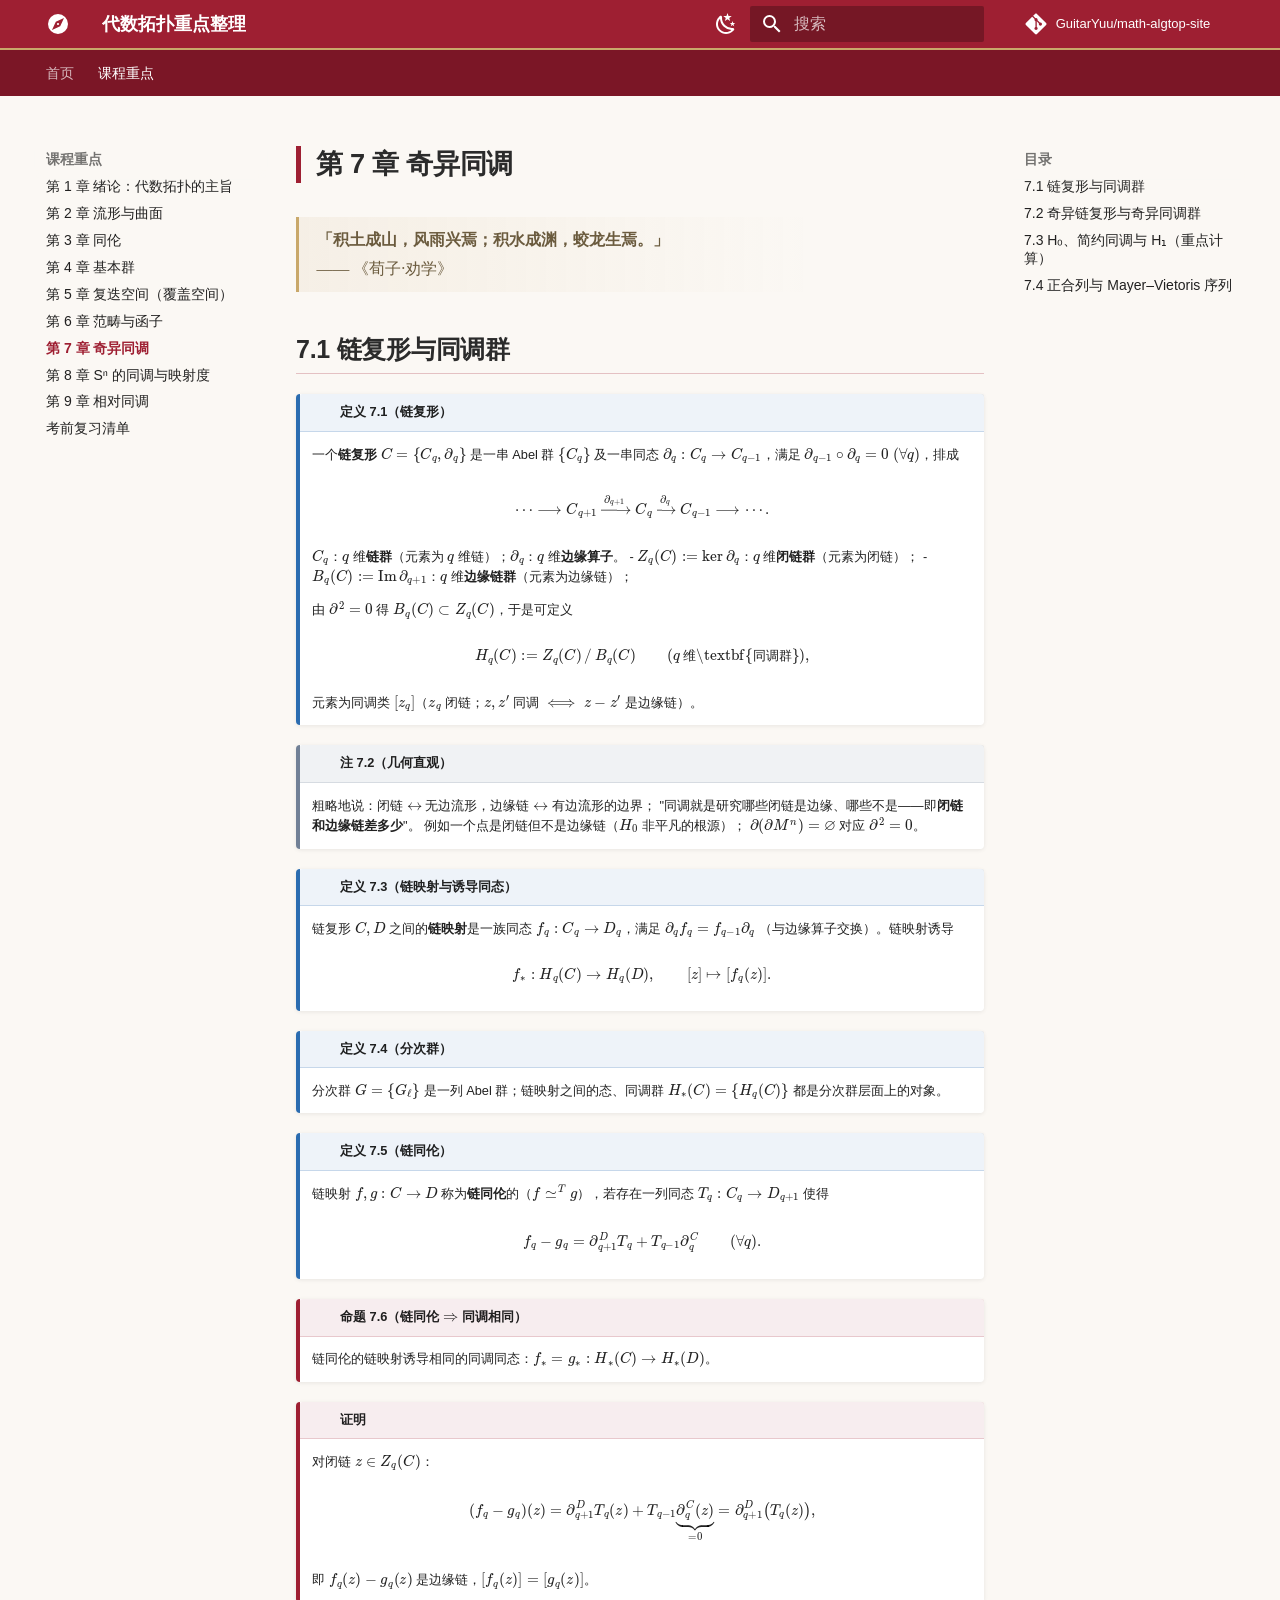
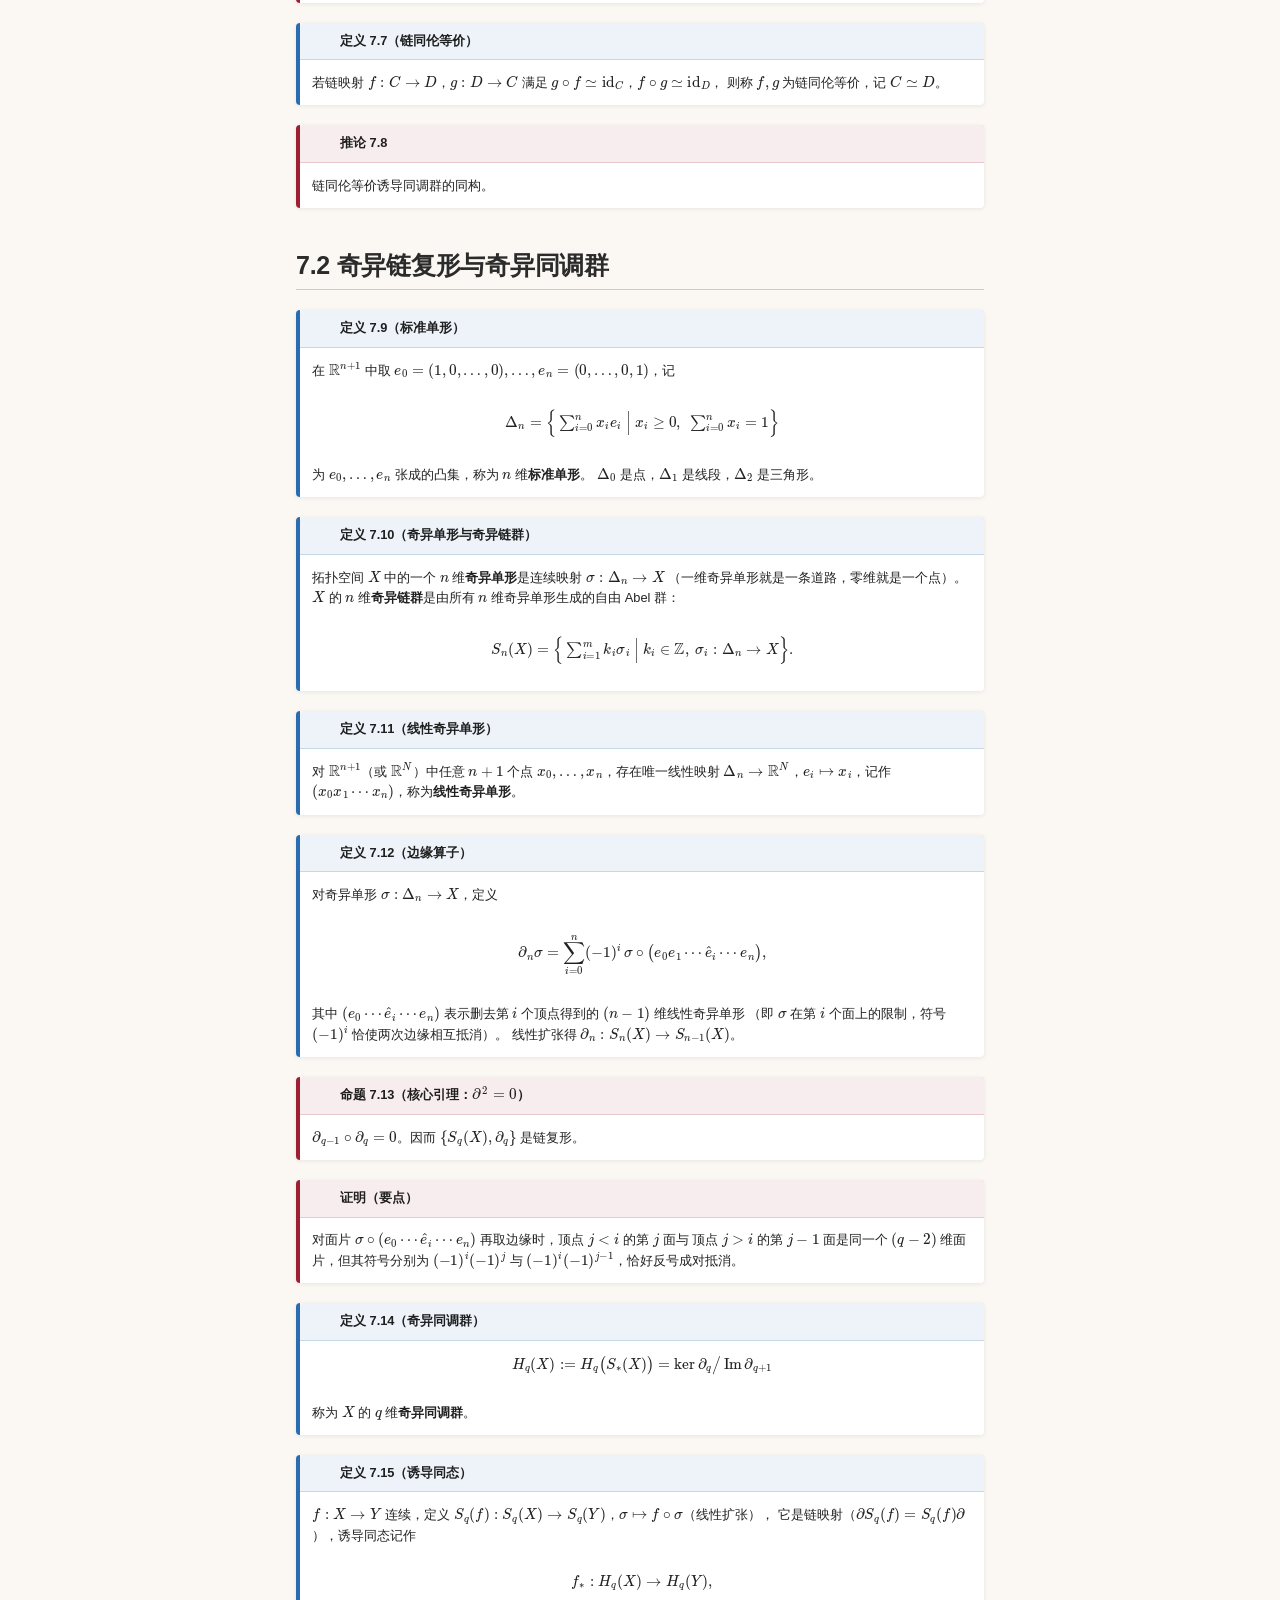
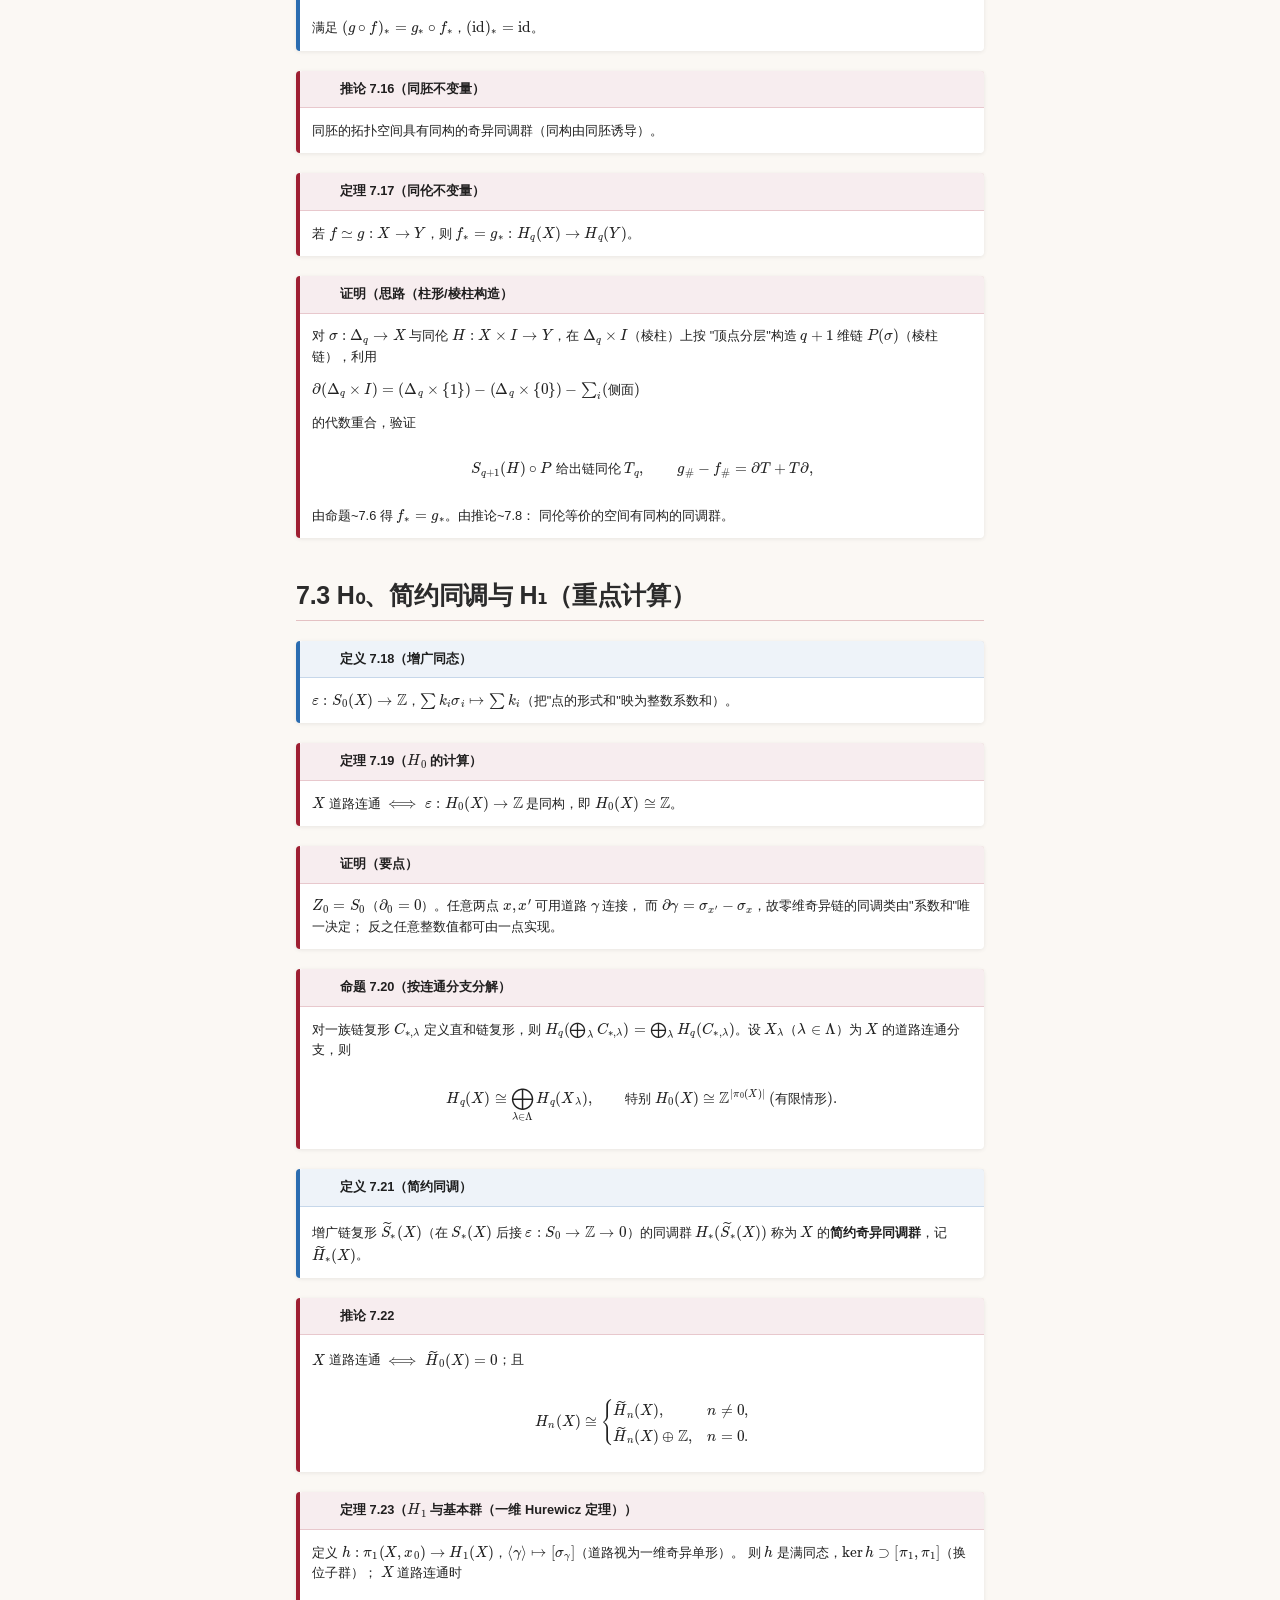
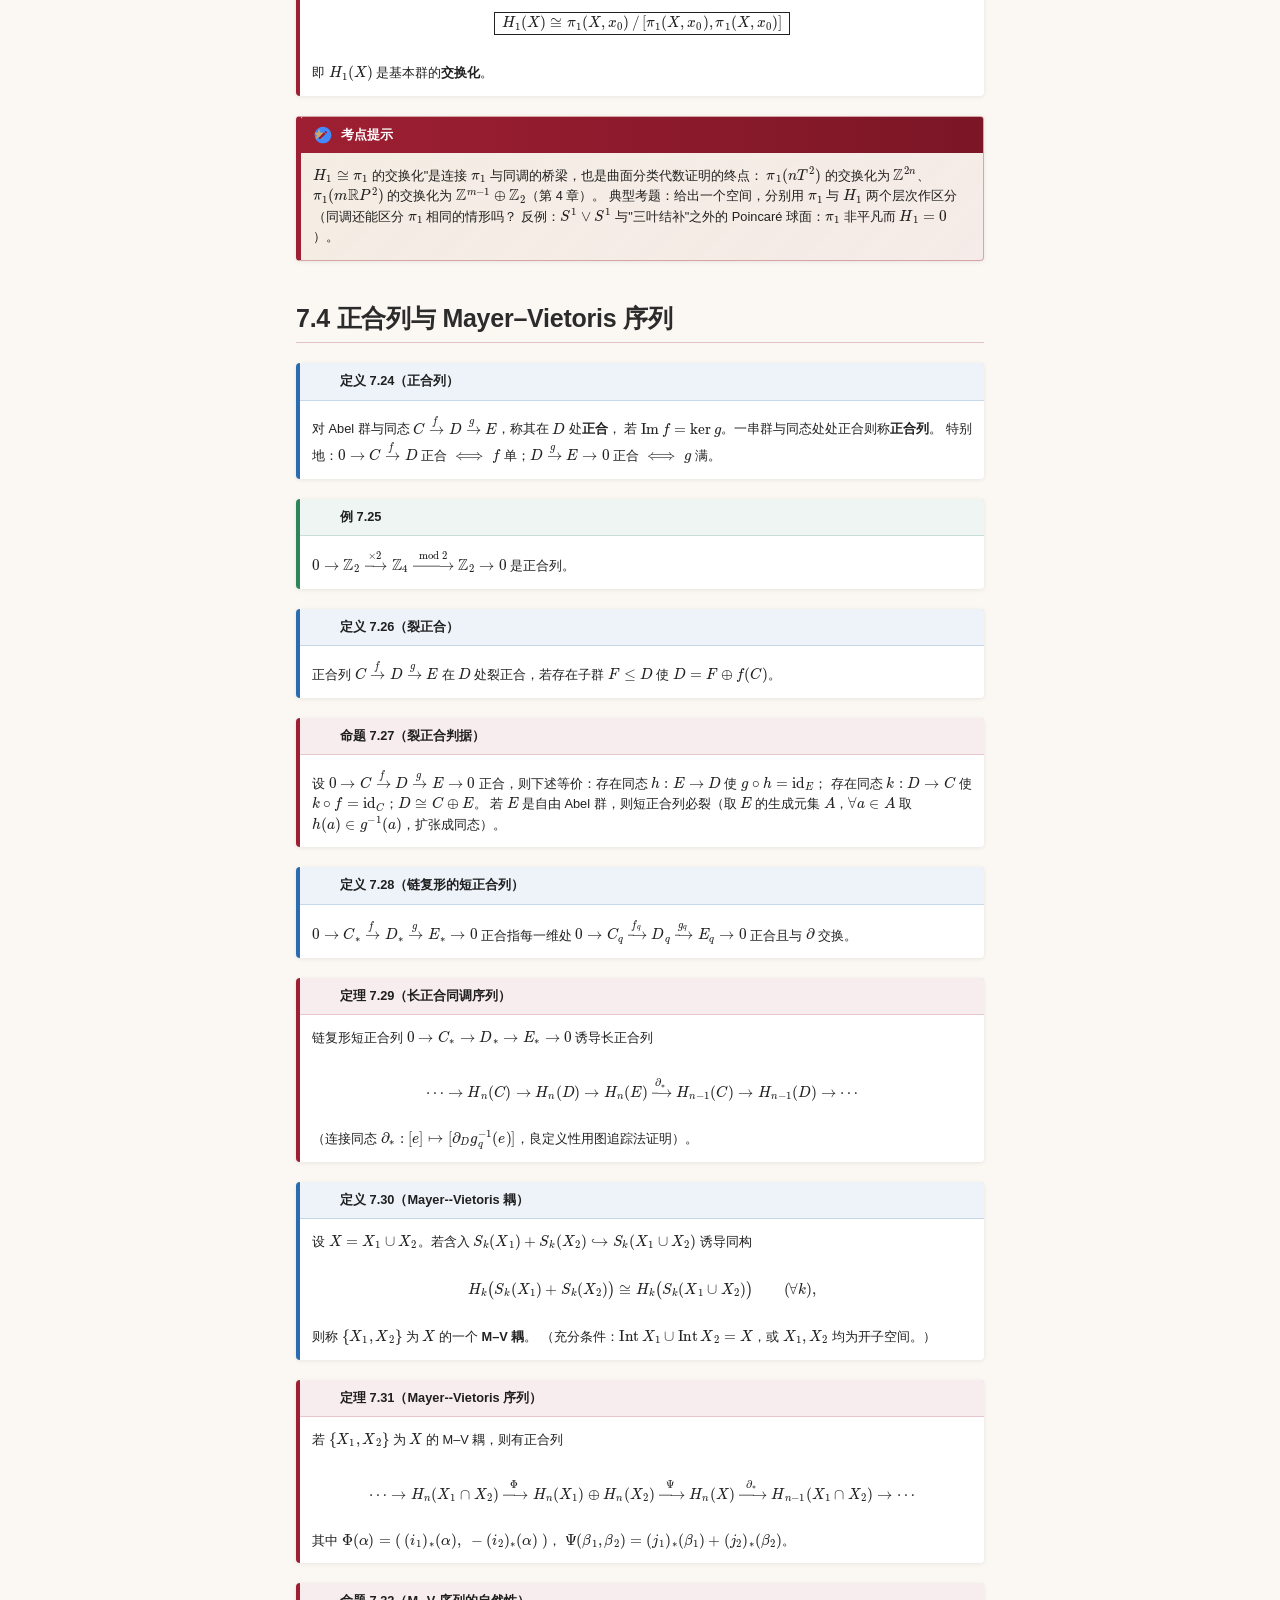
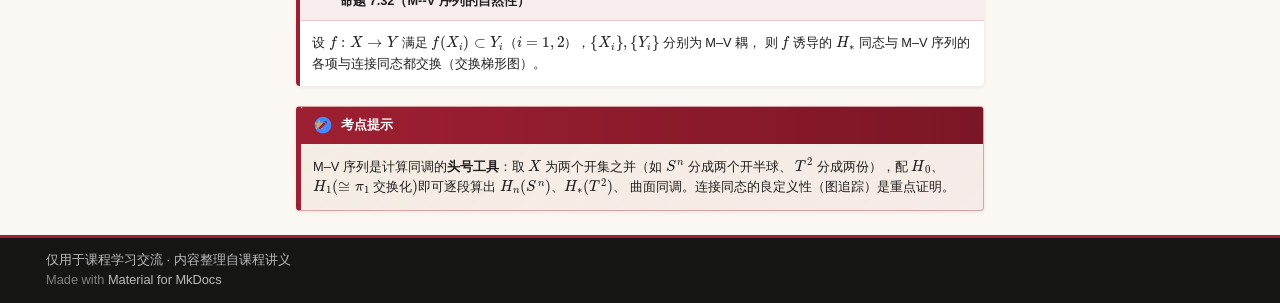
<file: ch07/index.html>
<!doctype html>
<html lang="zh" class="no-js">
  <head>
    
      <meta charset="utf-8">
      <meta name="viewport" content="width=device-width,initial-scale=1">
      
        <meta name="description" content="依据王炜飚老师《代数拓扑》课程中 Yuu 的讲义建立——重要定义、公式、定理、结论与重要证明，以考点提示标注潜在考察方向。">
      
      
        <meta name="author" content="GuitarYuu">
      
      
        <link rel="canonical" href="https://guitaryuu.github.io/math-algtop-site/ch07/">
      
      
        <link rel="prev" href="../ch06/">
      
      
        <link rel="next" href="../ch08/">
      
      
        
      
      
      <link rel="icon" href="../assets/images/favicon.png">
      <meta name="generator" content="mkdocs-1.6.1, mkdocs-material-9.7.7">
    
    
      
        <title>第 7 章 奇异同调 - 代数拓扑重点整理</title>
      
    
    
      <link rel="stylesheet" href="../assets/stylesheets/main.ec1eaa64.min.css">
      
        
        <link rel="stylesheet" href="../assets/stylesheets/palette.ab4e12ef.min.css">
      
      


    
    
      
    
    
      
    
    
      <link rel="stylesheet" href="../stylesheets/sjtudocs.css">
    
    <script>__md_scope=new URL("..",location),__md_hash=e=>[...e].reduce(((e,_)=>(e<<5)-e+_.charCodeAt(0)),0),__md_get=(e,_=localStorage,t=__md_scope)=>JSON.parse(_.getItem(t.pathname+"."+e)),__md_set=(e,_,t=localStorage,a=__md_scope)=>{try{t.setItem(a.pathname+"."+e,JSON.stringify(_))}catch(e){}}</script>
    
      

    
    
  </head>
  
  
    
    
      
    
    
    
    
    <body dir="ltr" data-md-color-scheme="default" data-md-color-primary="indigo" data-md-color-accent="indigo">
  
    
    <input class="md-toggle" data-md-toggle="drawer" type="checkbox" id="__drawer" autocomplete="off">
    <input class="md-toggle" data-md-toggle="search" type="checkbox" id="__search" autocomplete="off">
    <label class="md-overlay" for="__drawer"></label>
    <div data-md-component="skip">
      
        
        <a href="#7" class="md-skip">
          跳转至
        </a>
      
    </div>
    <div data-md-component="announce">
      
    </div>
    
    
      

<header class="md-header" data-md-component="header">
  <nav class="md-header__inner md-grid" aria-label="页眉">
    <a href=".." title="代数拓扑重点整理" class="md-header__button md-logo" aria-label="代数拓扑重点整理" data-md-component="logo">
      
  
  <svg xmlns="http://www.w3.org/2000/svg" viewBox="0 0 24 24"><path d="M14.19 14.19 6 18l3.81-8.19L18 6m-6-4A10 10 0 0 0 2 12a10 10 0 0 0 10 10 10 10 0 0 0 10-10A10 10 0 0 0 12 2m0 8.9a1.1 1.1 0 0 0-1.1 1.1 1.1 1.1 0 0 0 1.1 1.1 1.1 1.1 0 0 0 1.1-1.1 1.1 1.1 0 0 0-1.1-1.1"/></svg>

    </a>
    <label class="md-header__button md-icon" for="__drawer">
      
      <svg xmlns="http://www.w3.org/2000/svg" viewBox="0 0 24 24"><path d="M3 6h18v2H3zm0 5h18v2H3zm0 5h18v2H3z"/></svg>
    </label>
    <div class="md-header__title" data-md-component="header-title">
      <div class="md-header__ellipsis">
        <div class="md-header__topic">
          <span class="md-ellipsis">
            代数拓扑重点整理
          </span>
        </div>
        <div class="md-header__topic" data-md-component="header-topic">
          <span class="md-ellipsis">
            
              第 7 章 奇异同调
            
          </span>
        </div>
      </div>
    </div>
    
      
        <form class="md-header__option" data-md-component="palette">
  
    
    
    
    <input class="md-option" data-md-color-media="(prefers-color-scheme: light)" data-md-color-scheme="default" data-md-color-primary="indigo" data-md-color-accent="indigo"  aria-label="切换至深色模式"  type="radio" name="__palette" id="__palette_0">
    
      <label class="md-header__button md-icon" title="切换至深色模式" for="__palette_1" hidden>
        <svg xmlns="http://www.w3.org/2000/svg" viewBox="0 0 24 24"><path d="m17.75 4.09-2.53 1.94.91 3.06-2.63-1.81-2.63 1.81.91-3.06-2.53-1.94L12.44 4l1.06-3 1.06 3zm3.5 6.91-1.64 1.25.59 1.98-1.7-1.17-1.7 1.17.59-1.98L15.75 11l2.06-.05L18.5 9l.69 1.95zm-2.28 4.95c.83-.08 1.72 1.1 1.19 1.85-.32.45-.66.87-1.08 1.27C15.17 23 8.84 23 4.94 19.07c-3.91-3.9-3.91-10.24 0-14.14.4-.4.82-.76 1.27-1.08.75-.53 1.93.36 1.85 1.19-.27 2.86.69 5.83 2.89 8.02a9.96 9.96 0 0 0 8.02 2.89m-1.64 2.02a12.08 12.08 0 0 1-7.8-3.47c-2.17-2.19-3.33-5-3.49-7.82-2.81 3.14-2.7 7.96.31 10.98 3.02 3.01 7.84 3.12 10.98.31"/></svg>
      </label>
    
  
    
    
    
    <input class="md-option" data-md-color-media="(prefers-color-scheme: dark)" data-md-color-scheme="slate" data-md-color-primary="indigo" data-md-color-accent="indigo"  aria-label="切换至浅色模式"  type="radio" name="__palette" id="__palette_1">
    
      <label class="md-header__button md-icon" title="切换至浅色模式" for="__palette_0" hidden>
        <svg xmlns="http://www.w3.org/2000/svg" viewBox="0 0 24 24"><path d="M12 7a5 5 0 0 1 5 5 5 5 0 0 1-5 5 5 5 0 0 1-5-5 5 5 0 0 1 5-5m0 2a3 3 0 0 0-3 3 3 3 0 0 0 3 3 3 3 0 0 0 3-3 3 3 0 0 0-3-3m0-7 2.39 3.42C13.65 5.15 12.84 5 12 5s-1.65.15-2.39.42zM3.34 7l4.16-.35A7.2 7.2 0 0 0 5.94 8.5c-.44.74-.69 1.5-.83 2.29zm.02 10 1.76-3.77a7.131 7.131 0 0 0 2.38 4.14zM20.65 7l-1.77 3.79a7.02 7.02 0 0 0-2.38-4.15zm-.01 10-4.14.36c.59-.51 1.12-1.14 1.54-1.86.42-.73.69-1.5.83-2.29zM12 22l-2.41-3.44c.74.27 1.55.44 2.41.44.82 0 1.63-.17 2.37-.44z"/></svg>
      </label>
    
  
</form>
      
    
    
      <script>var palette=__md_get("__palette");if(palette&&palette.color){if("(prefers-color-scheme)"===palette.color.media){var media=matchMedia("(prefers-color-scheme: light)"),input=document.querySelector(media.matches?"[data-md-color-media='(prefers-color-scheme: light)']":"[data-md-color-media='(prefers-color-scheme: dark)']");palette.color.media=input.getAttribute("data-md-color-media"),palette.color.scheme=input.getAttribute("data-md-color-scheme"),palette.color.primary=input.getAttribute("data-md-color-primary"),palette.color.accent=input.getAttribute("data-md-color-accent")}for(var[key,value]of Object.entries(palette.color))document.body.setAttribute("data-md-color-"+key,value)}</script>
    
    
    
      
      
        <label class="md-header__button md-icon" for="__search">
          
          <svg xmlns="http://www.w3.org/2000/svg" viewBox="0 0 24 24"><path d="M9.5 3A6.5 6.5 0 0 1 16 9.5c0 1.61-.59 3.09-1.56 4.23l.27.27h.79l5 5-1.5 1.5-5-5v-.79l-.27-.27A6.52 6.52 0 0 1 9.5 16 6.5 6.5 0 0 1 3 9.5 6.5 6.5 0 0 1 9.5 3m0 2C7 5 5 7 5 9.5S7 14 9.5 14 14 12 14 9.5 12 5 9.5 5"/></svg>
        </label>
        <div class="md-search" data-md-component="search" role="dialog">
  <label class="md-search__overlay" for="__search"></label>
  <div class="md-search__inner" role="search">
    <form class="md-search__form" name="search">
      <input type="text" class="md-search__input" name="query" aria-label="搜索" placeholder="搜索" autocapitalize="off" autocorrect="off" autocomplete="off" spellcheck="false" data-md-component="search-query" required>
      <label class="md-search__icon md-icon" for="__search">
        
        <svg xmlns="http://www.w3.org/2000/svg" viewBox="0 0 24 24"><path d="M9.5 3A6.5 6.5 0 0 1 16 9.5c0 1.61-.59 3.09-1.56 4.23l.27.27h.79l5 5-1.5 1.5-5-5v-.79l-.27-.27A6.52 6.52 0 0 1 9.5 16 6.5 6.5 0 0 1 3 9.5 6.5 6.5 0 0 1 9.5 3m0 2C7 5 5 7 5 9.5S7 14 9.5 14 14 12 14 9.5 12 5 9.5 5"/></svg>
        
        <svg xmlns="http://www.w3.org/2000/svg" viewBox="0 0 24 24"><path d="M20 11v2H8l5.5 5.5-1.42 1.42L4.16 12l7.92-7.92L13.5 5.5 8 11z"/></svg>
      </label>
      <nav class="md-search__options" aria-label="查找">
        
        <button type="reset" class="md-search__icon md-icon" title="清空当前内容" aria-label="清空当前内容" tabindex="-1">
          
          <svg xmlns="http://www.w3.org/2000/svg" viewBox="0 0 24 24"><path d="M19 6.41 17.59 5 12 10.59 6.41 5 5 6.41 10.59 12 5 17.59 6.41 19 12 13.41 17.59 19 19 17.59 13.41 12z"/></svg>
        </button>
      </nav>
      
        <div class="md-search__suggest" data-md-component="search-suggest"></div>
      
    </form>
    <div class="md-search__output">
      <div class="md-search__scrollwrap" tabindex="0" data-md-scrollfix>
        <div class="md-search-result" data-md-component="search-result">
          <div class="md-search-result__meta">
            正在初始化搜索引擎
          </div>
          <ol class="md-search-result__list" role="presentation"></ol>
        </div>
      </div>
    </div>
  </div>
</div>
      
    
    
      <div class="md-header__source">
        <a href="https://github.com/GuitarYuu/math-algtop-site" title="前往仓库" class="md-source" data-md-component="source">
  <div class="md-source__icon md-icon">
    
    <svg xmlns="http://www.w3.org/2000/svg" viewBox="0 0 448 512"><!--! Font Awesome Free 7.1.0 by @fontawesome - https://fontawesome.com License - https://fontawesome.com/license/free (Icons: CC BY 4.0, Fonts: SIL OFL 1.1, Code: MIT License) Copyright 2025 Fonticons, Inc.--><path d="M439.6 236.1 244 40.5c-5.4-5.5-12.8-8.5-20.4-8.5s-15 3-20.4 8.4L162.5 81l51.5 51.5c27.1-9.1 52.7 16.8 43.4 43.7l49.7 49.7c34.2-11.8 61.2 31 35.5 56.7-26.5 26.5-70.2-2.9-56-37.3L240.3 199v121.9c25.3 12.5 22.3 41.8 9.1 55-6.4 6.4-15.2 10.1-24.3 10.1s-17.8-3.6-24.3-10.1c-17.6-17.6-11.1-46.9 11.2-56v-123c-20.8-8.5-24.6-30.7-18.6-45L142.6 101 8.5 235.1C3 240.6 0 247.9 0 255.5s3 15 8.5 20.4l195.6 195.7c5.4 5.4 12.7 8.4 20.4 8.4s15-3 20.4-8.4l194.7-194.7c5.4-5.4 8.4-12.8 8.4-20.4s-3-15-8.4-20.4"/></svg>
  </div>
  <div class="md-source__repository">
    GuitarYuu/math-algtop-site
  </div>
</a>
      </div>
    
  </nav>
  
</header>
    
    <div class="md-container" data-md-component="container">
      
      
        
          
            
<nav class="md-tabs" aria-label="标签" data-md-component="tabs">
  <div class="md-grid">
    <ul class="md-tabs__list">
      
        
  
  
  
  
    <li class="md-tabs__item">
      <a href=".." class="md-tabs__link">
        
  
  
    
  
  首页

      </a>
    </li>
  

      
        
  
  
  
    
  
  
    
    
      <li class="md-tabs__item md-tabs__item--active">
        <a href="../ch01/" class="md-tabs__link">
          
  
  
    
  
  课程重点

        </a>
      </li>
    
  

      
    </ul>
  </div>
</nav>
          
        
      
      <main class="md-main" data-md-component="main">
        <div class="md-main__inner md-grid">
          
            
              
              <div class="md-sidebar md-sidebar--primary" data-md-component="sidebar" data-md-type="navigation" >
                <div class="md-sidebar__scrollwrap">
                  <div class="md-sidebar__inner">
                    


  


<nav class="md-nav md-nav--primary md-nav--lifted" aria-label="导航栏" data-md-level="0">
  <label class="md-nav__title" for="__drawer">
    <a href=".." title="代数拓扑重点整理" class="md-nav__button md-logo" aria-label="代数拓扑重点整理" data-md-component="logo">
      
  
  <svg xmlns="http://www.w3.org/2000/svg" viewBox="0 0 24 24"><path d="M14.19 14.19 6 18l3.81-8.19L18 6m-6-4A10 10 0 0 0 2 12a10 10 0 0 0 10 10 10 10 0 0 0 10-10A10 10 0 0 0 12 2m0 8.9a1.1 1.1 0 0 0-1.1 1.1 1.1 1.1 0 0 0 1.1 1.1 1.1 1.1 0 0 0 1.1-1.1 1.1 1.1 0 0 0-1.1-1.1"/></svg>

    </a>
    代数拓扑重点整理
  </label>
  
    <div class="md-nav__source">
      <a href="https://github.com/GuitarYuu/math-algtop-site" title="前往仓库" class="md-source" data-md-component="source">
  <div class="md-source__icon md-icon">
    
    <svg xmlns="http://www.w3.org/2000/svg" viewBox="0 0 448 512"><!--! Font Awesome Free 7.1.0 by @fontawesome - https://fontawesome.com License - https://fontawesome.com/license/free (Icons: CC BY 4.0, Fonts: SIL OFL 1.1, Code: MIT License) Copyright 2025 Fonticons, Inc.--><path d="M439.6 236.1 244 40.5c-5.4-5.5-12.8-8.5-20.4-8.5s-15 3-20.4 8.4L162.5 81l51.5 51.5c27.1-9.1 52.7 16.8 43.4 43.7l49.7 49.7c34.2-11.8 61.2 31 35.5 56.7-26.5 26.5-70.2-2.9-56-37.3L240.3 199v121.9c25.3 12.5 22.3 41.8 9.1 55-6.4 6.4-15.2 10.1-24.3 10.1s-17.8-3.6-24.3-10.1c-17.6-17.6-11.1-46.9 11.2-56v-123c-20.8-8.5-24.6-30.7-18.6-45L142.6 101 8.5 235.1C3 240.6 0 247.9 0 255.5s3 15 8.5 20.4l195.6 195.7c5.4 5.4 12.7 8.4 20.4 8.4s15-3 20.4-8.4l194.7-194.7c5.4-5.4 8.4-12.8 8.4-20.4s-3-15-8.4-20.4"/></svg>
  </div>
  <div class="md-source__repository">
    GuitarYuu/math-algtop-site
  </div>
</a>
    </div>
  
  <ul class="md-nav__list" data-md-scrollfix>
    
      
      
  
  
  
  
    <li class="md-nav__item">
      <a href=".." class="md-nav__link">
        
  
  
  <span class="md-ellipsis">
    
  
    首页
  

    
  </span>
  
  

      </a>
    </li>
  

    
      
      
  
  
    
  
  
  
    
    
      
        
      
        
      
        
      
        
      
        
      
        
      
        
      
        
      
        
      
        
      
    
    
    
      
        
        
      
      
        
      
    
    
    <li class="md-nav__item md-nav__item--active md-nav__item--section md-nav__item--nested">
      
        
        
        <input class="md-nav__toggle md-toggle " type="checkbox" id="__nav_2" checked>
        
          
          <label class="md-nav__link" for="__nav_2" id="__nav_2_label" tabindex="">
            
  
  
  <span class="md-ellipsis">
    
  
    课程重点
  

    
  </span>
  
  

            <span class="md-nav__icon md-icon"></span>
          </label>
        
        <nav class="md-nav" data-md-level="1" aria-labelledby="__nav_2_label" aria-expanded="true">
          <label class="md-nav__title" for="__nav_2">
            <span class="md-nav__icon md-icon"></span>
            
  
    课程重点
  

          </label>
          <ul class="md-nav__list" data-md-scrollfix>
            
              
                
  
  
  
  
    <li class="md-nav__item">
      <a href="../ch01/" class="md-nav__link">
        
  
  
  <span class="md-ellipsis">
    
  
    第 1 章 绪论：代数拓扑的主旨
  

    
  </span>
  
  

      </a>
    </li>
  

              
            
              
                
  
  
  
  
    <li class="md-nav__item">
      <a href="../ch02/" class="md-nav__link">
        
  
  
  <span class="md-ellipsis">
    
  
    第 2 章 流形与曲面
  

    
  </span>
  
  

      </a>
    </li>
  

              
            
              
                
  
  
  
  
    <li class="md-nav__item">
      <a href="../ch03/" class="md-nav__link">
        
  
  
  <span class="md-ellipsis">
    
  
    第 3 章 同伦
  

    
  </span>
  
  

      </a>
    </li>
  

              
            
              
                
  
  
  
  
    <li class="md-nav__item">
      <a href="../ch04/" class="md-nav__link">
        
  
  
  <span class="md-ellipsis">
    
  
    第 4 章 基本群
  

    
  </span>
  
  

      </a>
    </li>
  

              
            
              
                
  
  
  
  
    <li class="md-nav__item">
      <a href="../ch05/" class="md-nav__link">
        
  
  
  <span class="md-ellipsis">
    
  
    第 5 章 复迭空间（覆盖空间）
  

    
  </span>
  
  

      </a>
    </li>
  

              
            
              
                
  
  
  
  
    <li class="md-nav__item">
      <a href="../ch06/" class="md-nav__link">
        
  
  
  <span class="md-ellipsis">
    
  
    第 6 章 范畴与函子
  

    
  </span>
  
  

      </a>
    </li>
  

              
            
              
                
  
  
    
  
  
  
    <li class="md-nav__item md-nav__item--active">
      
      <input class="md-nav__toggle md-toggle" type="checkbox" id="__toc">
      
      
        
      
      
        <label class="md-nav__link md-nav__link--active" for="__toc">
          
  
  
  <span class="md-ellipsis">
    
  
    第 7 章 奇异同调
  

    
  </span>
  
  

          <span class="md-nav__icon md-icon"></span>
        </label>
      
      <a href="./" class="md-nav__link md-nav__link--active">
        
  
  
  <span class="md-ellipsis">
    
  
    第 7 章 奇异同调
  

    
  </span>
  
  

      </a>
      
        

<nav class="md-nav md-nav--secondary" aria-label="目录">
  
  
  
    
  
  
    <label class="md-nav__title" for="__toc">
      <span class="md-nav__icon md-icon"></span>
      目录
    </label>
    <ul class="md-nav__list" data-md-component="toc" data-md-scrollfix>
      
        <li class="md-nav__item">
  <a href="#71" class="md-nav__link">
    <span class="md-ellipsis">
      
        7.1 链复形与同调群
      
    </span>
  </a>
  
</li>
      
        <li class="md-nav__item">
  <a href="#72" class="md-nav__link">
    <span class="md-ellipsis">
      
        7.2 奇异链复形与奇异同调群
      
    </span>
  </a>
  
</li>
      
        <li class="md-nav__item">
  <a href="#73-h0-h1" class="md-nav__link">
    <span class="md-ellipsis">
      
        7.3 H₀、简约同调与 H₁（重点计算）
      
    </span>
  </a>
  
</li>
      
        <li class="md-nav__item">
  <a href="#74-mayervietoris" class="md-nav__link">
    <span class="md-ellipsis">
      
        7.4 正合列与 Mayer–Vietoris 序列
      
    </span>
  </a>
  
</li>
      
    </ul>
  
</nav>
      
    </li>
  

              
            
              
                
  
  
  
  
    <li class="md-nav__item">
      <a href="../ch08/" class="md-nav__link">
        
  
  
  <span class="md-ellipsis">
    
  
    第 8 章 Sⁿ 的同调与映射度
  

    
  </span>
  
  

      </a>
    </li>
  

              
            
              
                
  
  
  
  
    <li class="md-nav__item">
      <a href="../ch09/" class="md-nav__link">
        
  
  
  <span class="md-ellipsis">
    
  
    第 9 章 相对同调
  

    
  </span>
  
  

      </a>
    </li>
  

              
            
              
                
  
  
  
  
    <li class="md-nav__item">
      <a href="../checklist/" class="md-nav__link">
        
  
  
  <span class="md-ellipsis">
    
  
    考前复习清单
  

    
  </span>
  
  

      </a>
    </li>
  

              
            
          </ul>
        </nav>
      
    </li>
  

    
  </ul>
</nav>
                  </div>
                </div>
              </div>
            
            
              
              <div class="md-sidebar md-sidebar--secondary" data-md-component="sidebar" data-md-type="toc" >
                <div class="md-sidebar__scrollwrap">
                  <div class="md-sidebar__inner">
                    

<nav class="md-nav md-nav--secondary" aria-label="目录">
  
  
  
    
  
  
    <label class="md-nav__title" for="__toc">
      <span class="md-nav__icon md-icon"></span>
      目录
    </label>
    <ul class="md-nav__list" data-md-component="toc" data-md-scrollfix>
      
        <li class="md-nav__item">
  <a href="#71" class="md-nav__link">
    <span class="md-ellipsis">
      
        7.1 链复形与同调群
      
    </span>
  </a>
  
</li>
      
        <li class="md-nav__item">
  <a href="#72" class="md-nav__link">
    <span class="md-ellipsis">
      
        7.2 奇异链复形与奇异同调群
      
    </span>
  </a>
  
</li>
      
        <li class="md-nav__item">
  <a href="#73-h0-h1" class="md-nav__link">
    <span class="md-ellipsis">
      
        7.3 H₀、简约同调与 H₁（重点计算）
      
    </span>
  </a>
  
</li>
      
        <li class="md-nav__item">
  <a href="#74-mayervietoris" class="md-nav__link">
    <span class="md-ellipsis">
      
        7.4 正合列与 Mayer–Vietoris 序列
      
    </span>
  </a>
  
</li>
      
    </ul>
  
</nav>
                  </div>
                </div>
              </div>
            
          
          
            <div class="md-content" data-md-component="content">
              
              <article class="md-content__inner md-typeset">
                
                  



<h1 id="7">第 7 章 奇异同调<a class="headerlink" href="#7" title="Permanent link">#</a></h1>
<div class="epigraph">
<p><strong>「积土成山，风雨兴焉；积水成渊，蛟龙生焉。」</strong></p>
<p>—— 《荀子·劝学》</p>
</div>
<h2 id="71">7.1 链复形与同调群<a class="headerlink" href="#71" title="Permanent link">#</a></h2>
<div class="admonition definition">
<p class="admonition-title">定义 7.1（链复形）</p>
<p>一个<strong>链复形</strong> <span class="arithmatex">\(C=\{C_q,\partial_q\}\)</span> 是一串 Abel 群 <span class="arithmatex">\(\{C_q\}\)</span> 及一串同态
<span class="arithmatex">\(\partial_q:C_q\to C_{q-1}\)</span>，满足 <span class="arithmatex">\(\partial_{q-1}\circ\partial_q=0\ (\forall q)\)</span>，排成</p>
<div class="arithmatex">\[
\cdots\longrightarrow C_{q+1}\xrightarrow{\partial_{q+1}}C_q\xrightarrow{\partial_q}C_{q-1}\longrightarrow\cdots .
\]</div>
<p><span class="arithmatex">\(C_q\)</span>：<span class="arithmatex">\(q\)</span> 维<strong>链群</strong>（元素为 <span class="arithmatex">\(q\)</span> 维链）；<span class="arithmatex">\(\partial_q\)</span>：<span class="arithmatex">\(q\)</span> 维<strong>边缘算子</strong>。
- <span class="arithmatex">\(Z_q(C):=\ker\partial_q\)</span>：<span class="arithmatex">\(q\)</span> 维<strong>闭链群</strong>（元素为闭链）；
- <span class="arithmatex">\(B_q(C):=\operatorname{Im}\partial_{q+1}\)</span>：<span class="arithmatex">\(q\)</span> 维<strong>边缘链群</strong>（元素为边缘链）；</p>
<p>由 <span class="arithmatex">\(\partial^2=0\)</span> 得 <span class="arithmatex">\(B_q(C)\subset Z_q(C)\)</span>，于是可定义</p>
<div class="arithmatex">\[
H_q(C):= Z_q(C)\,/\,B_q(C)\qquad(\text{$q$ 维\textbf{同调群}}),
\]</div>
<p>元素为同调类 <span class="arithmatex">\([z_q]\)</span>（<span class="arithmatex">\(z_q\)</span> 闭链；<span class="arithmatex">\(z,z'\)</span> 同调 <span class="arithmatex">\(\iff z-z'\)</span> 是边缘链）。</p>
</div>
<div class="admonition remark">
<p class="admonition-title">注 7.2（几何直观）</p>
<p>粗略地说：闭链 <span class="arithmatex">\(\leftrightarrow\)</span> 无边流形，边缘链 <span class="arithmatex">\(\leftrightarrow\)</span> 有边流形的边界；
"同调就是研究哪些闭链是边缘、哪些不是——即<strong>闭链和边缘链差多少</strong>"。
例如一个点是闭链但不是边缘链（<span class="arithmatex">\(H_0\)</span> 非平凡的根源）；
<span class="arithmatex">\(\partial(\partial M^n)=\varnothing\)</span> 对应 <span class="arithmatex">\(\partial^2=0\)</span>。</p>
</div>
<div class="admonition definition">
<p class="admonition-title">定义 7.3（链映射与诱导同态）</p>
<p>链复形 <span class="arithmatex">\(C,D\)</span> 之间的<strong>链映射</strong>是一族同态 <span class="arithmatex">\(f_q:C_q\to D_q\)</span>，满足 <span class="arithmatex">\(\partial_q f_q=f_{q-1}\partial_q\)</span>
（与边缘算子交换）。链映射诱导</p>
<div class="arithmatex">\[
f_*:H_q(C)\to H_q(D),\qquad [z]\mapsto[f_q(z)].
\]</div>
</div>
<div class="admonition definition">
<p class="admonition-title">定义 7.4（分次群）</p>
<p>分次群 <span class="arithmatex">\(G=\{G_\ell\}\)</span> 是一列 Abel 群；链映射之间的态、同调群 <span class="arithmatex">\(H_*(C)=\{H_q(C)\}\)</span> 都是分次群层面上的对象。</p>
</div>
<div class="admonition definition">
<p class="admonition-title">定义 7.5（链同伦）</p>
<p>链映射 <span class="arithmatex">\(f,g:C\to D\)</span> 称为<strong>链同伦</strong>的（<span class="arithmatex">\(f\simeq^T g\)</span>），若存在一列同态
<span class="arithmatex">\(T_q:C_q\to D_{q+1}\)</span> 使得</p>
<div class="arithmatex">\[
f_q-g_q=\partial^{D}_{q+1}T_q+T_{q-1}\partial^{C}_q\qquad(\forall q).
\]</div>
</div>
<div class="admonition proposition">
<p class="admonition-title">命题 7.6（链同伦 <span class="arithmatex">\(\Rightarrow\)</span> 同调相同）</p>
<p>链同伦的链映射诱导相同的同调同态：<span class="arithmatex">\(f_*=g_*:H_*(C)\to H_*(D)\)</span>。</p>
</div>
<div class="admonition proof">
<p class="admonition-title">证明</p>
<p>对闭链 <span class="arithmatex">\(z\in Z_q(C)\)</span>：</p>
<div class="arithmatex">\[
(f_q-g_q)(z)=\partial_{q+1}^D T_q(z)+T_{q-1}\underbrace{\partial^C_q(z)}_{=0}
=\partial^D_{q+1}\big(T_q(z)\big),
\]</div>
<p>即 <span class="arithmatex">\(f_q(z)-g_q(z)\)</span> 是边缘链，<span class="arithmatex">\([f_q(z)]=[g_q(z)]\)</span>。</p>
</div>
<div class="admonition definition">
<p class="admonition-title">定义 7.7（链同伦等价）</p>
<p>若链映射 <span class="arithmatex">\(f:C\to D\)</span>，<span class="arithmatex">\(g:D\to C\)</span> 满足 <span class="arithmatex">\(g\circ f\simeq\operatorname{id}_C\)</span>，<span class="arithmatex">\(f\circ g\simeq\operatorname{id}_D\)</span>，
则称 <span class="arithmatex">\(f,g\)</span> 为链同伦等价，记 <span class="arithmatex">\(C\simeq D\)</span>。</p>
</div>
<div class="admonition corollary">
<p class="admonition-title">推论 7.8</p>
<p>链同伦等价诱导同调群的同构。</p>
</div>
<h2 id="72">7.2 奇异链复形与奇异同调群<a class="headerlink" href="#72" title="Permanent link">#</a></h2>
<div class="admonition definition">
<p class="admonition-title">定义 7.9（标准单形）</p>
<p>在 <span class="arithmatex">\(\mathbb{R}^{n+1}\)</span> 中取 <span class="arithmatex">\(e_0=(1,0,\dots,0),\dots,e_n=(0,\dots,0,1)\)</span>，记</p>
<div class="arithmatex">\[
\Delta_n=\Big\{\textstyle\sum_{i=0}^n x_ie_i \ \Big|\ x_i\ge0,\ \sum_{i=0}^n x_i=1\Big\}
\]</div>
<p>为 <span class="arithmatex">\(e_0,\dots,e_n\)</span> 张成的凸集，称为 <span class="arithmatex">\(n\)</span> 维<strong>标准单形</strong>。
<span class="arithmatex">\(\Delta_0\)</span> 是点，<span class="arithmatex">\(\Delta_1\)</span> 是线段，<span class="arithmatex">\(\Delta_2\)</span> 是三角形。</p>
</div>
<div class="admonition definition">
<p class="admonition-title">定义 7.10（奇异单形与奇异链群）</p>
<p>拓扑空间 <span class="arithmatex">\(X\)</span> 中的一个 <span class="arithmatex">\(n\)</span> 维<strong>奇异单形</strong>是连续映射 <span class="arithmatex">\(\sigma:\Delta_n\to X\)</span>
（一维奇异单形就是一条道路，零维就是一个点）。<span class="arithmatex">\(X\)</span> 的 <span class="arithmatex">\(n\)</span> 维<strong>奇异链群</strong>是由所有
<span class="arithmatex">\(n\)</span> 维奇异单形生成的自由 Abel 群：</p>
<div class="arithmatex">\[
S_n(X)=\Big\{\textstyle\sum_{i=1}^m k_i\sigma_i\ \Big|\ k_i\in\mathbb{Z},\ \sigma_i:\Delta_n\to X\Big\}.
\]</div>
</div>
<div class="admonition definition">
<p class="admonition-title">定义 7.11（线性奇异单形）</p>
<p>对 <span class="arithmatex">\(\mathbb{R}^{n+1}\)</span>（或 <span class="arithmatex">\(\mathbb{R}^N\)</span>）中任意 <span class="arithmatex">\(n+1\)</span> 个点 <span class="arithmatex">\(x_0,\dots,x_n\)</span>，存在唯一线性映射
<span class="arithmatex">\(\Delta_n\to\mathbb{R}^N\)</span>，<span class="arithmatex">\(e_i\mapsto x_i\)</span>，记作 <span class="arithmatex">\((x_0x_1\cdots x_n)\)</span>，称为<strong>线性奇异单形</strong>。</p>
</div>
<div class="admonition definition">
<p class="admonition-title">定义 7.12（边缘算子）</p>
<p>对奇异单形 <span class="arithmatex">\(\sigma:\Delta_n\to X\)</span>，定义</p>
<div class="arithmatex">\[
\partial_n\sigma=\sum_{i=0}^n(-1)^i\,\sigma\circ\big(e_0e_1\cdots\hat e_i\cdots e_n\big),
\]</div>
<p>其中 <span class="arithmatex">\((e_0\cdots\hat e_i\cdots e_n)\)</span> 表示删去第 <span class="arithmatex">\(i\)</span> 个顶点得到的 <span class="arithmatex">\((n-1)\)</span> 维线性奇异单形
（即 <span class="arithmatex">\(\sigma\)</span> 在第 <span class="arithmatex">\(i\)</span> 个面上的限制，符号 <span class="arithmatex">\((-1)^i\)</span> 恰使两次边缘相互抵消）。
线性扩张得 <span class="arithmatex">\(\partial_n:S_n(X)\to S_{n-1}(X)\)</span>。</p>
</div>
<div class="admonition proposition">
<p class="admonition-title">命题 7.13（核心引理：<span class="arithmatex">\(\partial^2=0\)</span>）</p>
<p><span class="arithmatex">\(\partial_{q-1}\circ\partial_q=0\)</span>。因而 <span class="arithmatex">\(\{S_q(X),\partial_q\}\)</span> 是链复形。</p>
</div>
<div class="admonition proof">
<p class="admonition-title">证明（要点）</p>
<p>对面片 <span class="arithmatex">\(\sigma\circ(e_0\cdots\hat e_i\cdots e_n)\)</span> 再取边缘时，顶点 <span class="arithmatex">\(j&lt;i\)</span> 的第 <span class="arithmatex">\(j\)</span> 面与
顶点 <span class="arithmatex">\(j&gt;i\)</span> 的第 <span class="arithmatex">\(j-1\)</span> 面是同一个 <span class="arithmatex">\((q-2)\)</span> 维面片，但其符号分别为 <span class="arithmatex">\((-1)^{i}(-1)^{j}\)</span> 与
<span class="arithmatex">\((-1)^i(-1)^{j-1}\)</span>，恰好反号成对抵消。</p>
</div>
<div class="admonition definition">
<p class="admonition-title">定义 7.14（奇异同调群）</p>
<div class="arithmatex">\[
H_q(X):= H_q\big(S_*(X)\big)=\ker\partial_q\big/\operatorname{Im}\partial_{q+1}
\]</div>
<p>称为 <span class="arithmatex">\(X\)</span> 的 <span class="arithmatex">\(q\)</span> 维<strong>奇异同调群</strong>。</p>
</div>
<div class="admonition definition">
<p class="admonition-title">定义 7.15（诱导同态）</p>
<p><span class="arithmatex">\(f:X\to Y\)</span> 连续，定义 <span class="arithmatex">\(S_q(f):S_q(X)\to S_q(Y)\)</span>，<span class="arithmatex">\(\sigma\mapsto f\circ\sigma\)</span>（线性扩张），
它是链映射（<span class="arithmatex">\(\partial S_q(f)=S_q(f)\partial\)</span>），诱导同态记作</p>
<div class="arithmatex">\[
f_*:H_q(X)\to H_q(Y),
\]</div>
<p>满足 <span class="arithmatex">\((g\circ f)_*=g_*\circ f_*\)</span>，<span class="arithmatex">\((\operatorname{id})_*=\operatorname{id}\)</span>。</p>
</div>
<div class="admonition corollary">
<p class="admonition-title">推论 7.16（同胚不变量）</p>
<p>同胚的拓扑空间具有同构的奇异同调群（同构由同胚诱导）。</p>
</div>
<div class="admonition theorem">
<p class="admonition-title">定理 7.17（同伦不变量）</p>
<p>若 <span class="arithmatex">\(f\simeq g:X\to Y\)</span>，则 <span class="arithmatex">\(f_*=g_*:H_q(X)\to H_q(Y)\)</span>。</p>
</div>
<div class="admonition proof">
<p class="admonition-title">证明（思路（柱形/棱柱构造）</p>
<p>对 <span class="arithmatex">\(\sigma:\Delta_q\to X\)</span> 与同伦 <span class="arithmatex">\(H:X\times I\to Y\)</span>，在 <span class="arithmatex">\(\Delta_q\times I\)</span>（棱柱）上按
"顶点分层"构造 <span class="arithmatex">\(q+1\)</span> 维链 <span class="arithmatex">\(P(\sigma)\)</span>（棱柱链），利用</p>
<p><span class="arithmatex">\(\partial(\Delta_q\times I)=(\Delta_q\times\{1\})-(\Delta_q\times\{0\})-\sum_i(\text{侧面})\)</span></p>
<p>的代数重合，验证</p>
<div class="arithmatex">\[
S_{q+1}(H)\circ P \ \text{给出链同伦}\ T_q,\qquad
g_\#-f_\#=\partial T+T\partial ,
\]</div>
<p>由命题~7.6 得 <span class="arithmatex">\(f_*=g_*\)</span>。由推论~7.8：
同伦等价的空间有同构的同调群。</p>
</div>
<h2 id="73-h0-h1">7.3 H₀、简约同调与 H₁（重点计算）<a class="headerlink" href="#73-h0-h1" title="Permanent link">#</a></h2>
<div class="admonition definition">
<p class="admonition-title">定义 7.18（增广同态）</p>
<p><span class="arithmatex">\(\varepsilon:S_0(X)\to\mathbb{Z}\)</span>，<span class="arithmatex">\(\sum k_i\sigma_i\mapsto\sum k_i\)</span>（把"点的形式和"映为整数系数和）。</p>
</div>
<div class="admonition theorem">
<p class="admonition-title">定理 7.19（<span class="arithmatex">\(H_0\)</span> 的计算）</p>
<p><span class="arithmatex">\(X\)</span> 道路连通 <span class="arithmatex">\(\iff\)</span> <span class="arithmatex">\(\varepsilon:H_0(X)\to\mathbb{Z}\)</span> 是同构，即 <span class="arithmatex">\(H_0(X)\cong\mathbb{Z}\)</span>。</p>
</div>
<div class="admonition proof">
<p class="admonition-title">证明（要点）</p>
<p><span class="arithmatex">\(Z_0=S_0\)</span>（<span class="arithmatex">\(\partial_0=0\)</span>）。任意两点 <span class="arithmatex">\(x,x'\)</span> 可用道路 <span class="arithmatex">\(\gamma\)</span> 连接，
而 <span class="arithmatex">\(\partial\gamma=\sigma_{x'}-\sigma_x\)</span>，故零维奇异链的同调类由"系数和"唯一决定；
反之任意整数值都可由一点实现。</p>
</div>
<div class="admonition proposition">
<p class="admonition-title">命题 7.20（按连通分支分解）</p>
<p>对一族链复形 <span class="arithmatex">\(C_{*,\lambda}\)</span> 定义直和链复形，则 <span class="arithmatex">\(H_q(\bigoplus_\lambda C_{*,\lambda})
=\bigoplus_\lambda H_q(C_{*,\lambda})\)</span>。设 <span class="arithmatex">\(X_\lambda\)</span>（<span class="arithmatex">\(\lambda\in\Lambda\)</span>）为 <span class="arithmatex">\(X\)</span> 的道路连通分支，则</p>
<div class="arithmatex">\[
H_q(X)\cong\bigoplus_{\lambda\in\Lambda}H_q(X_\lambda),
\qquad\text{特别 } H_0(X)\cong\mathbb{Z}^{|\pi_0(X)|}\ (\text{有限情形}).
\]</div>
</div>
<div class="admonition definition">
<p class="admonition-title">定义 7.21（简约同调）</p>
<p>增广链复形 <span class="arithmatex">\(\widetilde S_*(X)\)</span>（在 <span class="arithmatex">\(S_*(X)\)</span> 后接 <span class="arithmatex">\(\varepsilon:S_0\to\mathbb{Z}\to0\)</span>）的同调群
<span class="arithmatex">\(H_*(\widetilde S_*(X))\)</span> 称为 <span class="arithmatex">\(X\)</span> 的<strong>简约奇异同调群</strong>，记 <span class="arithmatex">\(\widetilde H_*(X)\)</span>。</p>
</div>
<div class="admonition corollary">
<p class="admonition-title">推论 7.22</p>
<p><span class="arithmatex">\(X\)</span> 道路连通 <span class="arithmatex">\(\iff\widetilde H_0(X)=0\)</span>；且</p>
<div class="arithmatex">\[
H_n(X)\cong
\begin{cases}
\widetilde H_n(X), &amp; n\neq0,\\[2pt]
\widetilde H_n(X)\oplus\mathbb{Z}, &amp; n=0.
\end{cases}
\]</div>
</div>
<div class="admonition theorem">
<p class="admonition-title">定理 7.23（<span class="arithmatex">\(H_1\)</span> 与基本群（一维 Hurewicz 定理））</p>
<p>定义 <span class="arithmatex">\(h:\pi_1(X,x_0)\to H_1(X)\)</span>，<span class="arithmatex">\(\langle\gamma\rangle\mapsto[\sigma_\gamma]\)</span>（道路视为一维奇异单形）。
则 <span class="arithmatex">\(h\)</span> 是满同态，<span class="arithmatex">\(\ker h\supset[\pi_1,\pi_1]\)</span>（换位子群）；
<span class="arithmatex">\(X\)</span> 道路连通时</p>
<div class="arithmatex">\[
\boxed{\ H_1(X)\cong \pi_1(X,x_0)\,/\,[\pi_1(X,x_0),\pi_1(X,x_0)]\ }
\]</div>
<p>即 <span class="arithmatex">\(H_1(X)\)</span> 是基本群的<strong>交换化</strong>。</p>
</div>
<div class="admonition kaodian">
<p class="admonition-title">考点提示</p>
<p><span class="arithmatex">\(H_1\cong\pi_1\)</span> 的交换化"是连接 <span class="arithmatex">\(\pi_1\)</span> 与同调的桥梁，也是曲面分类代数证明的终点：
<span class="arithmatex">\(\pi_1(nT^2)\)</span> 的交换化为 <span class="arithmatex">\(\mathbb{Z}^{2n}\)</span>、<span class="arithmatex">\(\pi_1(m\mathbb{R}P^{2})\)</span> 的交换化为 <span class="arithmatex">\(\mathbb{Z}^{m-1}\oplus\mathbb{Z}_2\)</span>（第 4 章）。
典型考题：给出一个空间，分别用 <span class="arithmatex">\(\pi_1\)</span> 与 <span class="arithmatex">\(H_1\)</span> 两个层次作区分（同调还能区分 <span class="arithmatex">\(\pi_1\)</span> 相同的情形吗？
反例：<span class="arithmatex">\(S^1\vee S^1\)</span> 与"三叶结补"之外的 Poincaré 球面：<span class="arithmatex">\(\pi_1\)</span> 非平凡而 <span class="arithmatex">\(H_1=0\)</span>）。</p>
</div>
<h2 id="74-mayervietoris">7.4 正合列与 Mayer–Vietoris 序列<a class="headerlink" href="#74-mayervietoris" title="Permanent link">#</a></h2>
<div class="admonition definition">
<p class="admonition-title">定义 7.24（正合列）</p>
<p>对 Abel 群与同态 <span class="arithmatex">\(C\xrightarrow{f}D\xrightarrow{g}E\)</span>，称其在 <span class="arithmatex">\(D\)</span> 处<strong>正合</strong>，
若 <span class="arithmatex">\(\operatorname{Im}f=\ker g\)</span>。一串群与同态处处正合则称<strong>正合列</strong>。
特别地：<span class="arithmatex">\(0\to C\xrightarrow{f}D\)</span> 正合 <span class="arithmatex">\(\iff f\)</span> 单；<span class="arithmatex">\(D\xrightarrow{g}E\to0\)</span> 正合 <span class="arithmatex">\(\iff g\)</span> 满。</p>
</div>
<div class="admonition example">
<p class="admonition-title">例 7.25</p>
<p><span class="arithmatex">\(0\to\mathbb{Z}_2\xrightarrow{\times2}\mathbb{Z}_4\xrightarrow{\bmod 2}\mathbb{Z}_2\to0\)</span> 是正合列。</p>
</div>
<div class="admonition definition">
<p class="admonition-title">定义 7.26（裂正合）</p>
<p>正合列 <span class="arithmatex">\(C\xrightarrow{f}D\xrightarrow{g}E\)</span> 在 <span class="arithmatex">\(D\)</span> 处裂正合，若存在子群 <span class="arithmatex">\(F\le D\)</span> 使
<span class="arithmatex">\(D=F\oplus f(C)\)</span>。</p>
</div>
<div class="admonition proposition">
<p class="admonition-title">命题 7.27（裂正合判据）</p>
<p>设 <span class="arithmatex">\(0\to C\xrightarrow{f}D\xrightarrow{g}E\to0\)</span> 正合，则下述等价：存在同态 <span class="arithmatex">\(h:E\to D\)</span> 使 <span class="arithmatex">\(g\circ h=\operatorname{id}_E\)</span>；
存在同态 <span class="arithmatex">\(k:D\to C\)</span> 使 <span class="arithmatex">\(k\circ f=\operatorname{id}_C\)</span>；<span class="arithmatex">\(D\cong C\oplus E\)</span>。
若 <span class="arithmatex">\(E\)</span> 是自由 Abel 群，则短正合列必裂（取 <span class="arithmatex">\(E\)</span> 的生成元集 <span class="arithmatex">\(A\)</span>，<span class="arithmatex">\(\forall a\in A\)</span> 取 <span class="arithmatex">\(h(a)\in g^{-1}(a)\)</span>，扩张成同态）。</p>
</div>
<div class="admonition definition">
<p class="admonition-title">定义 7.28（链复形的短正合列）</p>
<p><span class="arithmatex">\(0\to C_*\xrightarrow{f}D_*\xrightarrow{g}E_*\to0\)</span> 正合指每一维处
<span class="arithmatex">\(0\to C_q\xrightarrow{f_q}D_q\xrightarrow{g_q}E_q\to0\)</span> 正合且与 <span class="arithmatex">\(\partial\)</span> 交换。</p>
</div>
<div class="admonition theorem">
<p class="admonition-title">定理 7.29（长正合同调序列）</p>
<p>链复形短正合列 <span class="arithmatex">\(0\to C_*\to D_*\to E_*\to0\)</span> 诱导长正合列</p>
<div class="arithmatex">\[
\cdots\to H_n(C)\to H_n(D)\to H_n(E)\xrightarrow{\partial_*}H_{n-1}(C)\to H_{n-1}(D)\to\cdots
\]</div>
<p>（连接同态 <span class="arithmatex">\(\partial_*:[e]\mapsto[\partial_D g_q^{-1}(e)]\)</span>，良定义性用图追踪法证明）。</p>
</div>
<div class="admonition definition">
<p class="admonition-title">定义 7.30（Mayer--Vietoris 耦）</p>
<p>设 <span class="arithmatex">\(X=X_1\cup X_2\)</span>。若含入 <span class="arithmatex">\(S_k(X_1)+S_k(X_2)\hookrightarrow S_k(X_1\cup X_2)\)</span> 诱导同构</p>
<div class="arithmatex">\[
H_k\big(S_k(X_1)+S_k(X_2)\big)\cong H_k\big(S_k(X_1\cup X_2)\big)\qquad(\forall k),
\]</div>
<p>则称 <span class="arithmatex">\(\{X_1,X_2\}\)</span> 为 <span class="arithmatex">\(X\)</span> 的一个 <strong>M–V 耦</strong>。
（充分条件：<span class="arithmatex">\(\operatorname{Int}X_1\cup\operatorname{Int}X_2=X\)</span>，或 <span class="arithmatex">\(X_1,X_2\)</span> 均为开子空间。）</p>
</div>
<div class="admonition theorem">
<p class="admonition-title">定理 7.31（Mayer--Vietoris 序列）</p>
<p>若 <span class="arithmatex">\(\{X_1,X_2\}\)</span> 为 <span class="arithmatex">\(X\)</span> 的 M–V 耦，则有正合列</p>
<div class="arithmatex">\[
\cdots\to H_n(X_1\cap X_2)\xrightarrow{\;\Phi\;}
H_n(X_1)\oplus H_n(X_2)\xrightarrow{\;\Psi\;}
H_n(X)\xrightarrow{\;\partial_*\;}
H_{n-1}(X_1\cap X_2)\to\cdots
\]</div>
<p>其中 <span class="arithmatex">\(\Phi(\alpha)=(\ (i_1)_*(\alpha),\ -(i_2)_*(\alpha)\ )\)</span>，
<span class="arithmatex">\(\Psi(\beta_1,\beta_2)=(j_1)_*(\beta_1)+(j_2)_*(\beta_2)\)</span>。</p>
</div>
<div class="admonition proposition">
<p class="admonition-title">命题 7.32（M--V 序列的自然性）</p>
<p>设 <span class="arithmatex">\(f:X\to Y\)</span> 满足 <span class="arithmatex">\(f(X_i)\subset Y_i\)</span>（<span class="arithmatex">\(i=1,2\)</span>），<span class="arithmatex">\(\{X_i\},\{Y_i\}\)</span> 分别为 M–V 耦，
则 <span class="arithmatex">\(f\)</span> 诱导的 <span class="arithmatex">\(H_*\)</span> 同态与 M–V 序列的各项与连接同态都交换（交换梯形图）。</p>
</div>
<div class="admonition kaodian">
<p class="admonition-title">考点提示</p>
<p>M–V 序列是计算同调的<strong>头号工具</strong>：取 <span class="arithmatex">\(X\)</span> 为两个开集之并（如 <span class="arithmatex">\(S^n\)</span> 分成两个开半球、
<span class="arithmatex">\(T^2\)</span> 分成两份），配 <span class="arithmatex">\(H_0\)</span>、<span class="arithmatex">\(H_1(\cong\pi_1\)</span> 交换化<span class="arithmatex">\()\)</span>即可逐段算出 <span class="arithmatex">\(H_n(S^n)\)</span>、<span class="arithmatex">\(H_*(T^2)\)</span>、
曲面同调。连接同态的良定义性（图追踪）是重点证明。</p>
</div>












                
              </article>
            </div>
          
          
<script>var target=document.getElementById(location.hash.slice(1));target&&target.name&&(target.checked=target.name.startsWith("__tabbed_"))</script>
        </div>
        
          <button type="button" class="md-top md-icon" data-md-component="top" hidden>
  
  <svg xmlns="http://www.w3.org/2000/svg" viewBox="0 0 24 24"><path d="M13 20h-2V8l-5.5 5.5-1.42-1.42L12 4.16l7.92 7.92-1.42 1.42L13 8z"/></svg>
  回到页面顶部
</button>
        
      </main>
      
        <footer class="md-footer">
  
  <div class="md-footer-meta md-typeset">
    <div class="md-footer-meta__inner md-grid">
      <div class="md-copyright">
  
    <div class="md-copyright__highlight">
      仅用于课程学习交流 · 内容整理自课程讲义
    </div>
  
  
    Made with
    <a href="https://squidfunk.github.io/mkdocs-material/" target="_blank" rel="noopener">
      Material for MkDocs
    </a>
  
</div>
      
    </div>
  </div>
</footer>
      
    </div>
    <div class="md-dialog" data-md-component="dialog">
      <div class="md-dialog__inner md-typeset"></div>
    </div>
    
    
    
      
      
      <script id="__config" type="application/json">{"annotate": null, "base": "..", "features": ["navigation.tabs", "navigation.sections", "navigation.top", "navigation.indexes", "search.suggest", "search.highlight", "content.tooltips"], "search": "../assets/javascripts/workers/search.2c215733.min.js", "tags": null, "translations": {"clipboard.copied": "\u5df2\u590d\u5236", "clipboard.copy": "\u590d\u5236", "search.result.more.one": "\u5728\u8be5\u9875\u4e0a\u8fd8\u6709 1 \u4e2a\u7b26\u5408\u6761\u4ef6\u7684\u7ed3\u679c", "search.result.more.other": "\u5728\u8be5\u9875\u4e0a\u8fd8\u6709 # \u4e2a\u7b26\u5408\u6761\u4ef6\u7684\u7ed3\u679c", "search.result.none": "\u6ca1\u6709\u627e\u5230\u7b26\u5408\u6761\u4ef6\u7684\u7ed3\u679c", "search.result.one": "\u627e\u5230 1 \u4e2a\u7b26\u5408\u6761\u4ef6\u7684\u7ed3\u679c", "search.result.other": "# \u4e2a\u7b26\u5408\u6761\u4ef6\u7684\u7ed3\u679c", "search.result.placeholder": "\u952e\u5165\u4ee5\u5f00\u59cb\u641c\u7d22", "search.result.term.missing": "\u7f3a\u5c11", "select.version": "\u9009\u62e9\u5f53\u524d\u7248\u672c"}, "version": null}</script>
    
    
      <script src="../assets/javascripts/bundle.d7400e89.min.js"></script>
      
        <script src="../javascripts/mathjax-config.js"></script>
      
        <script src="../javascripts/vendor/mathjax/tex-mml-chtml.js"></script>
      
    
  </body>
</html>
</file>
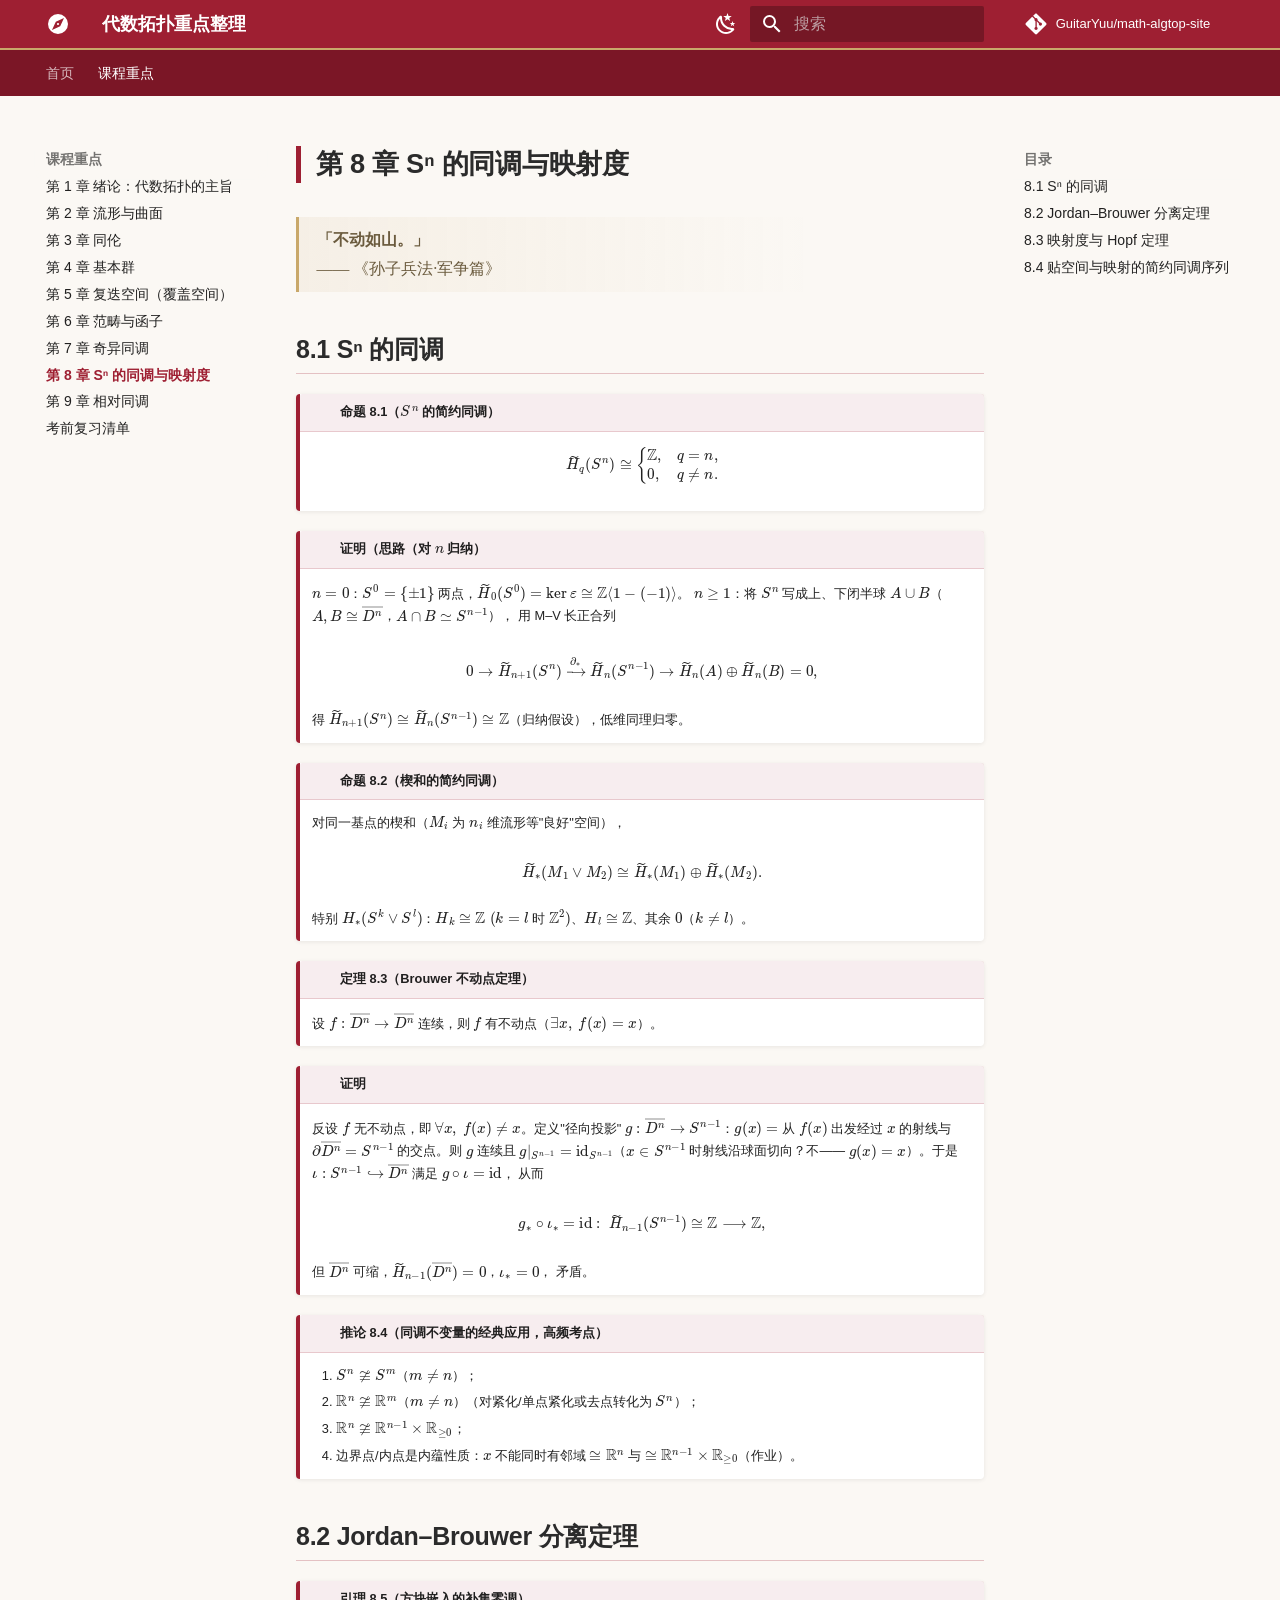
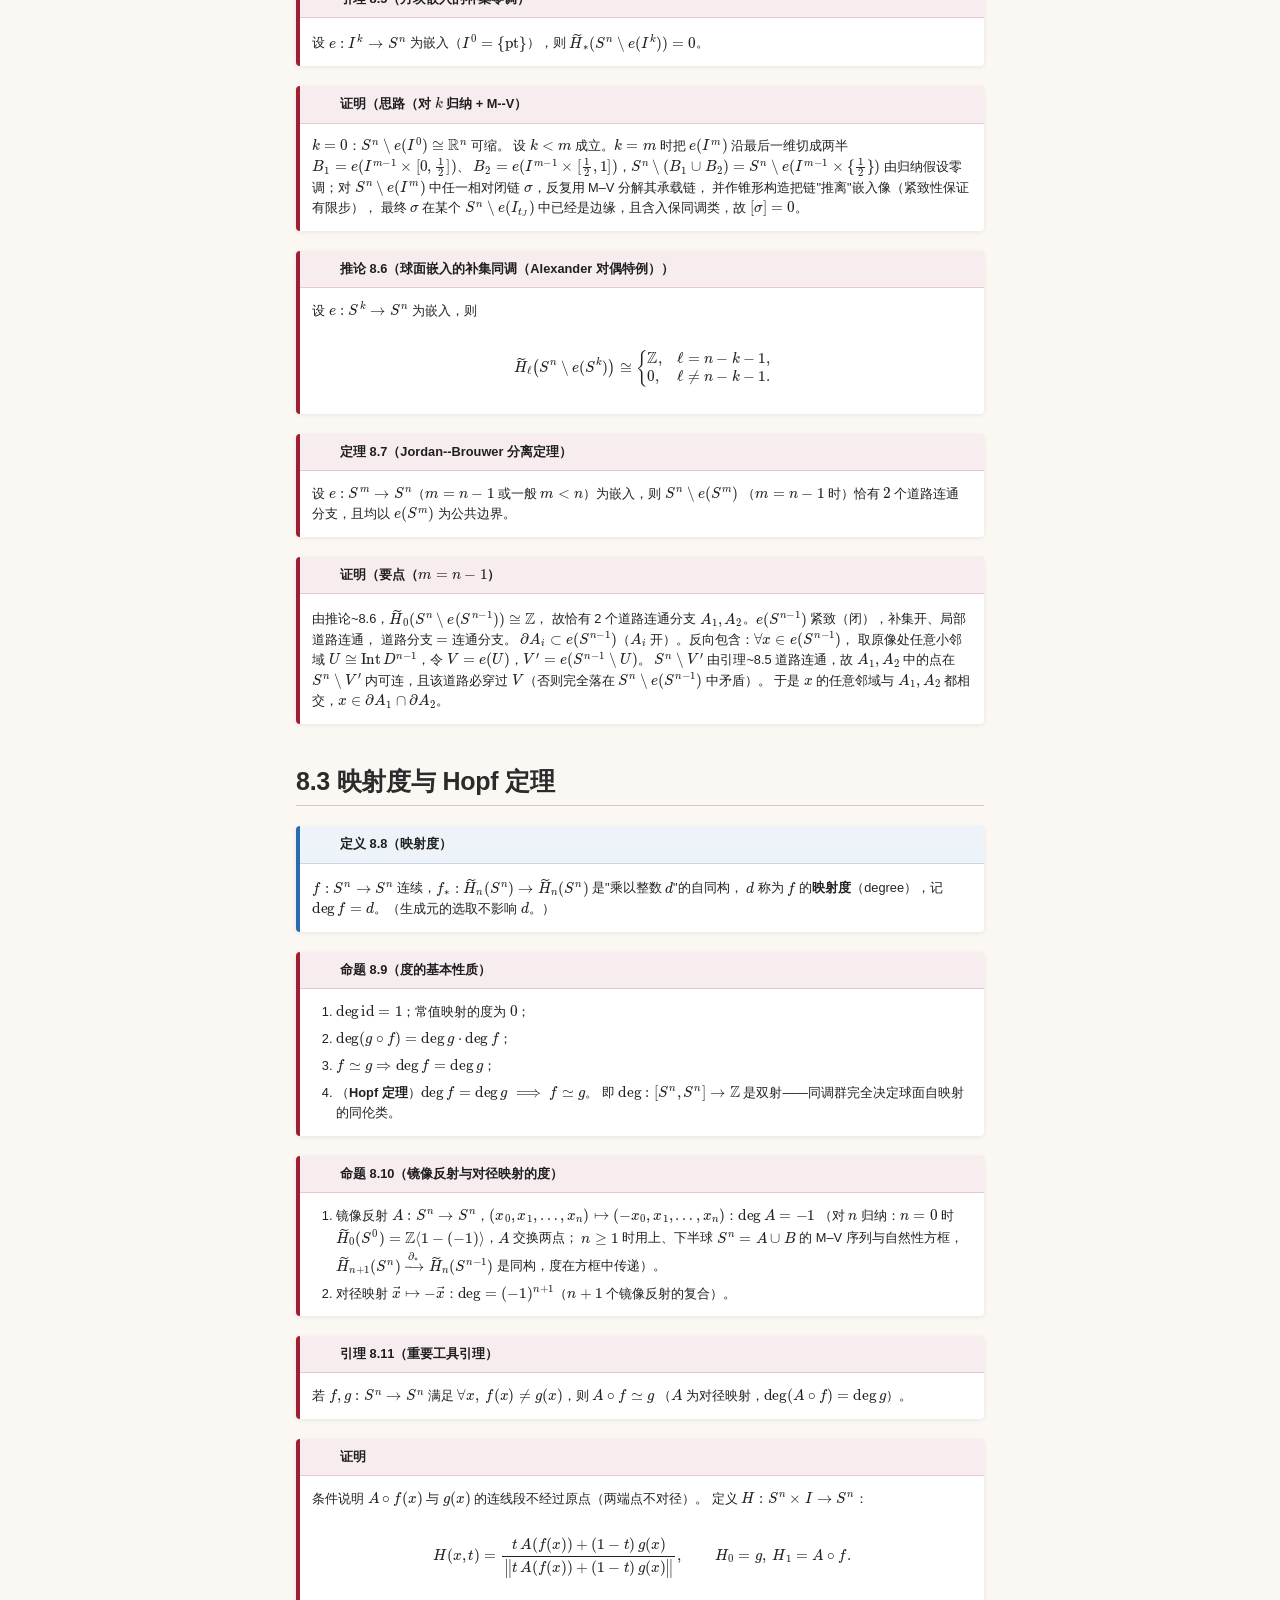
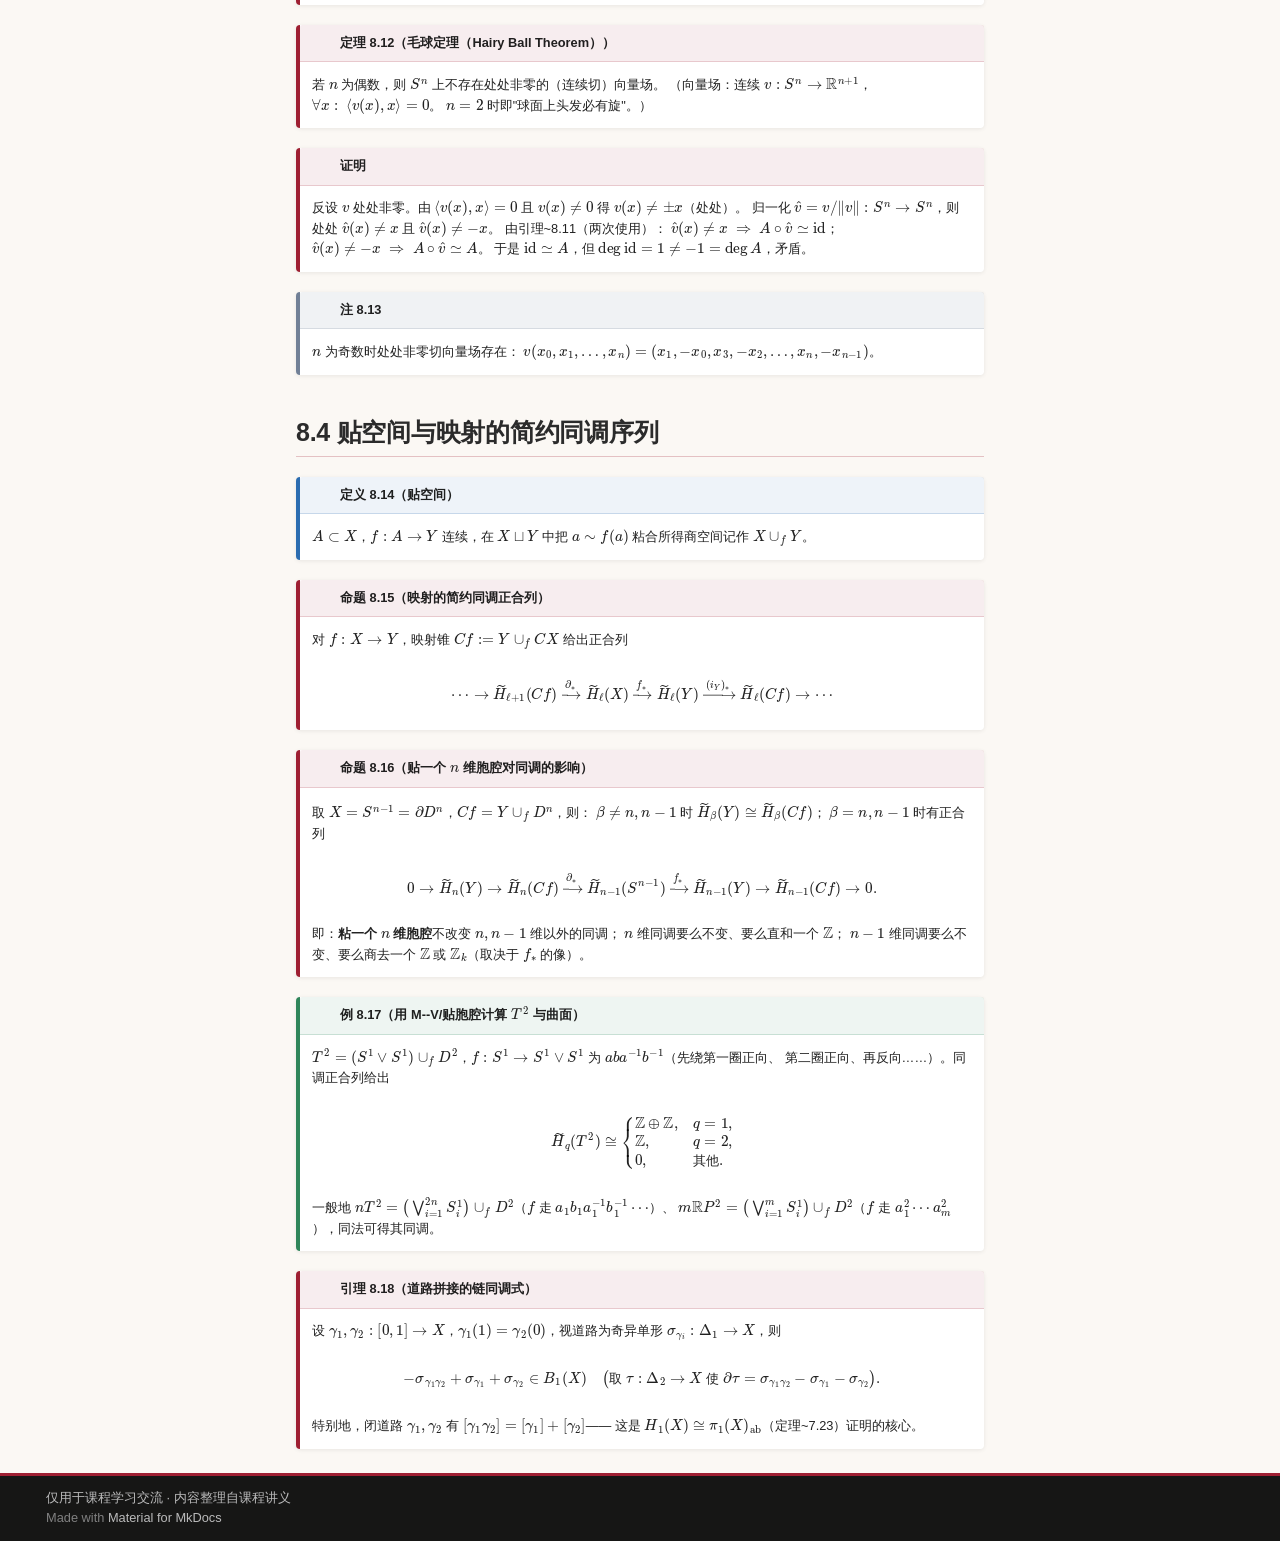
<file: ch08/index.html>
<!doctype html>
<html lang="zh" class="no-js">
  <head>
    
      <meta charset="utf-8">
      <meta name="viewport" content="width=device-width,initial-scale=1">
      
        <meta name="description" content="依据王炜飚老师《代数拓扑》课程中 Yuu 的讲义建立——重要定义、公式、定理、结论与重要证明，以考点提示标注潜在考察方向。">
      
      
        <meta name="author" content="GuitarYuu">
      
      
        <link rel="canonical" href="https://guitaryuu.github.io/math-algtop-site/ch08/">
      
      
        <link rel="prev" href="../ch07/">
      
      
        <link rel="next" href="../ch09/">
      
      
        
      
      
      <link rel="icon" href="../assets/images/favicon.png">
      <meta name="generator" content="mkdocs-1.6.1, mkdocs-material-9.7.7">
    
    
      
        <title>第 8 章 Sⁿ 的同调与映射度 - 代数拓扑重点整理</title>
      
    
    
      <link rel="stylesheet" href="../assets/stylesheets/main.ec1eaa64.min.css">
      
        
        <link rel="stylesheet" href="../assets/stylesheets/palette.ab4e12ef.min.css">
      
      


    
    
      
    
    
      
    
    
      <link rel="stylesheet" href="../stylesheets/sjtudocs.css">
    
    <script>__md_scope=new URL("..",location),__md_hash=e=>[...e].reduce(((e,_)=>(e<<5)-e+_.charCodeAt(0)),0),__md_get=(e,_=localStorage,t=__md_scope)=>JSON.parse(_.getItem(t.pathname+"."+e)),__md_set=(e,_,t=localStorage,a=__md_scope)=>{try{t.setItem(a.pathname+"."+e,JSON.stringify(_))}catch(e){}}</script>
    
      

    
    
  </head>
  
  
    
    
      
    
    
    
    
    <body dir="ltr" data-md-color-scheme="default" data-md-color-primary="indigo" data-md-color-accent="indigo">
  
    
    <input class="md-toggle" data-md-toggle="drawer" type="checkbox" id="__drawer" autocomplete="off">
    <input class="md-toggle" data-md-toggle="search" type="checkbox" id="__search" autocomplete="off">
    <label class="md-overlay" for="__drawer"></label>
    <div data-md-component="skip">
      
        
        <a href="#8-sn" class="md-skip">
          跳转至
        </a>
      
    </div>
    <div data-md-component="announce">
      
    </div>
    
    
      

<header class="md-header" data-md-component="header">
  <nav class="md-header__inner md-grid" aria-label="页眉">
    <a href=".." title="代数拓扑重点整理" class="md-header__button md-logo" aria-label="代数拓扑重点整理" data-md-component="logo">
      
  
  <svg xmlns="http://www.w3.org/2000/svg" viewBox="0 0 24 24"><path d="M14.19 14.19 6 18l3.81-8.19L18 6m-6-4A10 10 0 0 0 2 12a10 10 0 0 0 10 10 10 10 0 0 0 10-10A10 10 0 0 0 12 2m0 8.9a1.1 1.1 0 0 0-1.1 1.1 1.1 1.1 0 0 0 1.1 1.1 1.1 1.1 0 0 0 1.1-1.1 1.1 1.1 0 0 0-1.1-1.1"/></svg>

    </a>
    <label class="md-header__button md-icon" for="__drawer">
      
      <svg xmlns="http://www.w3.org/2000/svg" viewBox="0 0 24 24"><path d="M3 6h18v2H3zm0 5h18v2H3zm0 5h18v2H3z"/></svg>
    </label>
    <div class="md-header__title" data-md-component="header-title">
      <div class="md-header__ellipsis">
        <div class="md-header__topic">
          <span class="md-ellipsis">
            代数拓扑重点整理
          </span>
        </div>
        <div class="md-header__topic" data-md-component="header-topic">
          <span class="md-ellipsis">
            
              第 8 章 Sⁿ 的同调与映射度
            
          </span>
        </div>
      </div>
    </div>
    
      
        <form class="md-header__option" data-md-component="palette">
  
    
    
    
    <input class="md-option" data-md-color-media="(prefers-color-scheme: light)" data-md-color-scheme="default" data-md-color-primary="indigo" data-md-color-accent="indigo"  aria-label="切换至深色模式"  type="radio" name="__palette" id="__palette_0">
    
      <label class="md-header__button md-icon" title="切换至深色模式" for="__palette_1" hidden>
        <svg xmlns="http://www.w3.org/2000/svg" viewBox="0 0 24 24"><path d="m17.75 4.09-2.53 1.94.91 3.06-2.63-1.81-2.63 1.81.91-3.06-2.53-1.94L12.44 4l1.06-3 1.06 3zm3.5 6.91-1.64 1.25.59 1.98-1.7-1.17-1.7 1.17.59-1.98L15.75 11l2.06-.05L18.5 9l.69 1.95zm-2.28 4.95c.83-.08 1.72 1.1 1.19 1.85-.32.45-.66.87-1.08 1.27C15.17 23 8.84 23 4.94 19.07c-3.91-3.9-3.91-10.24 0-14.14.4-.4.82-.76 1.27-1.08.75-.53 1.93.36 1.85 1.19-.27 2.86.69 5.83 2.89 8.02a9.96 9.96 0 0 0 8.02 2.89m-1.64 2.02a12.08 12.08 0 0 1-7.8-3.47c-2.17-2.19-3.33-5-3.49-7.82-2.81 3.14-2.7 7.96.31 10.98 3.02 3.01 7.84 3.12 10.98.31"/></svg>
      </label>
    
  
    
    
    
    <input class="md-option" data-md-color-media="(prefers-color-scheme: dark)" data-md-color-scheme="slate" data-md-color-primary="indigo" data-md-color-accent="indigo"  aria-label="切换至浅色模式"  type="radio" name="__palette" id="__palette_1">
    
      <label class="md-header__button md-icon" title="切换至浅色模式" for="__palette_0" hidden>
        <svg xmlns="http://www.w3.org/2000/svg" viewBox="0 0 24 24"><path d="M12 7a5 5 0 0 1 5 5 5 5 0 0 1-5 5 5 5 0 0 1-5-5 5 5 0 0 1 5-5m0 2a3 3 0 0 0-3 3 3 3 0 0 0 3 3 3 3 0 0 0 3-3 3 3 0 0 0-3-3m0-7 2.39 3.42C13.65 5.15 12.84 5 12 5s-1.65.15-2.39.42zM3.34 7l4.16-.35A7.2 7.2 0 0 0 5.94 8.5c-.44.74-.69 1.5-.83 2.29zm.02 10 1.76-3.77a7.131 7.131 0 0 0 2.38 4.14zM20.65 7l-1.77 3.79a7.02 7.02 0 0 0-2.38-4.15zm-.01 10-4.14.36c.59-.51 1.12-1.14 1.54-1.86.42-.73.69-1.5.83-2.29zM12 22l-2.41-3.44c.74.27 1.55.44 2.41.44.82 0 1.63-.17 2.37-.44z"/></svg>
      </label>
    
  
</form>
      
    
    
      <script>var palette=__md_get("__palette");if(palette&&palette.color){if("(prefers-color-scheme)"===palette.color.media){var media=matchMedia("(prefers-color-scheme: light)"),input=document.querySelector(media.matches?"[data-md-color-media='(prefers-color-scheme: light)']":"[data-md-color-media='(prefers-color-scheme: dark)']");palette.color.media=input.getAttribute("data-md-color-media"),palette.color.scheme=input.getAttribute("data-md-color-scheme"),palette.color.primary=input.getAttribute("data-md-color-primary"),palette.color.accent=input.getAttribute("data-md-color-accent")}for(var[key,value]of Object.entries(palette.color))document.body.setAttribute("data-md-color-"+key,value)}</script>
    
    
    
      
      
        <label class="md-header__button md-icon" for="__search">
          
          <svg xmlns="http://www.w3.org/2000/svg" viewBox="0 0 24 24"><path d="M9.5 3A6.5 6.5 0 0 1 16 9.5c0 1.61-.59 3.09-1.56 4.23l.27.27h.79l5 5-1.5 1.5-5-5v-.79l-.27-.27A6.52 6.52 0 0 1 9.5 16 6.5 6.5 0 0 1 3 9.5 6.5 6.5 0 0 1 9.5 3m0 2C7 5 5 7 5 9.5S7 14 9.5 14 14 12 14 9.5 12 5 9.5 5"/></svg>
        </label>
        <div class="md-search" data-md-component="search" role="dialog">
  <label class="md-search__overlay" for="__search"></label>
  <div class="md-search__inner" role="search">
    <form class="md-search__form" name="search">
      <input type="text" class="md-search__input" name="query" aria-label="搜索" placeholder="搜索" autocapitalize="off" autocorrect="off" autocomplete="off" spellcheck="false" data-md-component="search-query" required>
      <label class="md-search__icon md-icon" for="__search">
        
        <svg xmlns="http://www.w3.org/2000/svg" viewBox="0 0 24 24"><path d="M9.5 3A6.5 6.5 0 0 1 16 9.5c0 1.61-.59 3.09-1.56 4.23l.27.27h.79l5 5-1.5 1.5-5-5v-.79l-.27-.27A6.52 6.52 0 0 1 9.5 16 6.5 6.5 0 0 1 3 9.5 6.5 6.5 0 0 1 9.5 3m0 2C7 5 5 7 5 9.5S7 14 9.5 14 14 12 14 9.5 12 5 9.5 5"/></svg>
        
        <svg xmlns="http://www.w3.org/2000/svg" viewBox="0 0 24 24"><path d="M20 11v2H8l5.5 5.5-1.42 1.42L4.16 12l7.92-7.92L13.5 5.5 8 11z"/></svg>
      </label>
      <nav class="md-search__options" aria-label="查找">
        
        <button type="reset" class="md-search__icon md-icon" title="清空当前内容" aria-label="清空当前内容" tabindex="-1">
          
          <svg xmlns="http://www.w3.org/2000/svg" viewBox="0 0 24 24"><path d="M19 6.41 17.59 5 12 10.59 6.41 5 5 6.41 10.59 12 5 17.59 6.41 19 12 13.41 17.59 19 19 17.59 13.41 12z"/></svg>
        </button>
      </nav>
      
        <div class="md-search__suggest" data-md-component="search-suggest"></div>
      
    </form>
    <div class="md-search__output">
      <div class="md-search__scrollwrap" tabindex="0" data-md-scrollfix>
        <div class="md-search-result" data-md-component="search-result">
          <div class="md-search-result__meta">
            正在初始化搜索引擎
          </div>
          <ol class="md-search-result__list" role="presentation"></ol>
        </div>
      </div>
    </div>
  </div>
</div>
      
    
    
      <div class="md-header__source">
        <a href="https://github.com/GuitarYuu/math-algtop-site" title="前往仓库" class="md-source" data-md-component="source">
  <div class="md-source__icon md-icon">
    
    <svg xmlns="http://www.w3.org/2000/svg" viewBox="0 0 448 512"><!--! Font Awesome Free 7.1.0 by @fontawesome - https://fontawesome.com License - https://fontawesome.com/license/free (Icons: CC BY 4.0, Fonts: SIL OFL 1.1, Code: MIT License) Copyright 2025 Fonticons, Inc.--><path d="M439.6 236.1 244 40.5c-5.4-5.5-12.8-8.5-20.4-8.5s-15 3-20.4 8.4L162.5 81l51.5 51.5c27.1-9.1 52.7 16.8 43.4 43.7l49.7 49.7c34.2-11.8 61.2 31 35.5 56.7-26.5 26.5-70.2-2.9-56-37.3L240.3 199v121.9c25.3 12.5 22.3 41.8 9.1 55-6.4 6.4-15.2 10.1-24.3 10.1s-17.8-3.6-24.3-10.1c-17.6-17.6-11.1-46.9 11.2-56v-123c-20.8-8.5-24.6-30.7-18.6-45L142.6 101 8.5 235.1C3 240.6 0 247.9 0 255.5s3 15 8.5 20.4l195.6 195.7c5.4 5.4 12.7 8.4 20.4 8.4s15-3 20.4-8.4l194.7-194.7c5.4-5.4 8.4-12.8 8.4-20.4s-3-15-8.4-20.4"/></svg>
  </div>
  <div class="md-source__repository">
    GuitarYuu/math-algtop-site
  </div>
</a>
      </div>
    
  </nav>
  
</header>
    
    <div class="md-container" data-md-component="container">
      
      
        
          
            
<nav class="md-tabs" aria-label="标签" data-md-component="tabs">
  <div class="md-grid">
    <ul class="md-tabs__list">
      
        
  
  
  
  
    <li class="md-tabs__item">
      <a href=".." class="md-tabs__link">
        
  
  
    
  
  首页

      </a>
    </li>
  

      
        
  
  
  
    
  
  
    
    
      <li class="md-tabs__item md-tabs__item--active">
        <a href="../ch01/" class="md-tabs__link">
          
  
  
    
  
  课程重点

        </a>
      </li>
    
  

      
    </ul>
  </div>
</nav>
          
        
      
      <main class="md-main" data-md-component="main">
        <div class="md-main__inner md-grid">
          
            
              
              <div class="md-sidebar md-sidebar--primary" data-md-component="sidebar" data-md-type="navigation" >
                <div class="md-sidebar__scrollwrap">
                  <div class="md-sidebar__inner">
                    


  


<nav class="md-nav md-nav--primary md-nav--lifted" aria-label="导航栏" data-md-level="0">
  <label class="md-nav__title" for="__drawer">
    <a href=".." title="代数拓扑重点整理" class="md-nav__button md-logo" aria-label="代数拓扑重点整理" data-md-component="logo">
      
  
  <svg xmlns="http://www.w3.org/2000/svg" viewBox="0 0 24 24"><path d="M14.19 14.19 6 18l3.81-8.19L18 6m-6-4A10 10 0 0 0 2 12a10 10 0 0 0 10 10 10 10 0 0 0 10-10A10 10 0 0 0 12 2m0 8.9a1.1 1.1 0 0 0-1.1 1.1 1.1 1.1 0 0 0 1.1 1.1 1.1 1.1 0 0 0 1.1-1.1 1.1 1.1 0 0 0-1.1-1.1"/></svg>

    </a>
    代数拓扑重点整理
  </label>
  
    <div class="md-nav__source">
      <a href="https://github.com/GuitarYuu/math-algtop-site" title="前往仓库" class="md-source" data-md-component="source">
  <div class="md-source__icon md-icon">
    
    <svg xmlns="http://www.w3.org/2000/svg" viewBox="0 0 448 512"><!--! Font Awesome Free 7.1.0 by @fontawesome - https://fontawesome.com License - https://fontawesome.com/license/free (Icons: CC BY 4.0, Fonts: SIL OFL 1.1, Code: MIT License) Copyright 2025 Fonticons, Inc.--><path d="M439.6 236.1 244 40.5c-5.4-5.5-12.8-8.5-20.4-8.5s-15 3-20.4 8.4L162.5 81l51.5 51.5c27.1-9.1 52.7 16.8 43.4 43.7l49.7 49.7c34.2-11.8 61.2 31 35.5 56.7-26.5 26.5-70.2-2.9-56-37.3L240.3 199v121.9c25.3 12.5 22.3 41.8 9.1 55-6.4 6.4-15.2 10.1-24.3 10.1s-17.8-3.6-24.3-10.1c-17.6-17.6-11.1-46.9 11.2-56v-123c-20.8-8.5-24.6-30.7-18.6-45L142.6 101 8.5 235.1C3 240.6 0 247.9 0 255.5s3 15 8.5 20.4l195.6 195.7c5.4 5.4 12.7 8.4 20.4 8.4s15-3 20.4-8.4l194.7-194.7c5.4-5.4 8.4-12.8 8.4-20.4s-3-15-8.4-20.4"/></svg>
  </div>
  <div class="md-source__repository">
    GuitarYuu/math-algtop-site
  </div>
</a>
    </div>
  
  <ul class="md-nav__list" data-md-scrollfix>
    
      
      
  
  
  
  
    <li class="md-nav__item">
      <a href=".." class="md-nav__link">
        
  
  
  <span class="md-ellipsis">
    
  
    首页
  

    
  </span>
  
  

      </a>
    </li>
  

    
      
      
  
  
    
  
  
  
    
    
      
        
      
        
      
        
      
        
      
        
      
        
      
        
      
        
      
        
      
        
      
    
    
    
      
        
        
      
      
        
      
    
    
    <li class="md-nav__item md-nav__item--active md-nav__item--section md-nav__item--nested">
      
        
        
        <input class="md-nav__toggle md-toggle " type="checkbox" id="__nav_2" checked>
        
          
          <label class="md-nav__link" for="__nav_2" id="__nav_2_label" tabindex="">
            
  
  
  <span class="md-ellipsis">
    
  
    课程重点
  

    
  </span>
  
  

            <span class="md-nav__icon md-icon"></span>
          </label>
        
        <nav class="md-nav" data-md-level="1" aria-labelledby="__nav_2_label" aria-expanded="true">
          <label class="md-nav__title" for="__nav_2">
            <span class="md-nav__icon md-icon"></span>
            
  
    课程重点
  

          </label>
          <ul class="md-nav__list" data-md-scrollfix>
            
              
                
  
  
  
  
    <li class="md-nav__item">
      <a href="../ch01/" class="md-nav__link">
        
  
  
  <span class="md-ellipsis">
    
  
    第 1 章 绪论：代数拓扑的主旨
  

    
  </span>
  
  

      </a>
    </li>
  

              
            
              
                
  
  
  
  
    <li class="md-nav__item">
      <a href="../ch02/" class="md-nav__link">
        
  
  
  <span class="md-ellipsis">
    
  
    第 2 章 流形与曲面
  

    
  </span>
  
  

      </a>
    </li>
  

              
            
              
                
  
  
  
  
    <li class="md-nav__item">
      <a href="../ch03/" class="md-nav__link">
        
  
  
  <span class="md-ellipsis">
    
  
    第 3 章 同伦
  

    
  </span>
  
  

      </a>
    </li>
  

              
            
              
                
  
  
  
  
    <li class="md-nav__item">
      <a href="../ch04/" class="md-nav__link">
        
  
  
  <span class="md-ellipsis">
    
  
    第 4 章 基本群
  

    
  </span>
  
  

      </a>
    </li>
  

              
            
              
                
  
  
  
  
    <li class="md-nav__item">
      <a href="../ch05/" class="md-nav__link">
        
  
  
  <span class="md-ellipsis">
    
  
    第 5 章 复迭空间（覆盖空间）
  

    
  </span>
  
  

      </a>
    </li>
  

              
            
              
                
  
  
  
  
    <li class="md-nav__item">
      <a href="../ch06/" class="md-nav__link">
        
  
  
  <span class="md-ellipsis">
    
  
    第 6 章 范畴与函子
  

    
  </span>
  
  

      </a>
    </li>
  

              
            
              
                
  
  
  
  
    <li class="md-nav__item">
      <a href="../ch07/" class="md-nav__link">
        
  
  
  <span class="md-ellipsis">
    
  
    第 7 章 奇异同调
  

    
  </span>
  
  

      </a>
    </li>
  

              
            
              
                
  
  
    
  
  
  
    <li class="md-nav__item md-nav__item--active">
      
      <input class="md-nav__toggle md-toggle" type="checkbox" id="__toc">
      
      
        
      
      
        <label class="md-nav__link md-nav__link--active" for="__toc">
          
  
  
  <span class="md-ellipsis">
    
  
    第 8 章 Sⁿ 的同调与映射度
  

    
  </span>
  
  

          <span class="md-nav__icon md-icon"></span>
        </label>
      
      <a href="./" class="md-nav__link md-nav__link--active">
        
  
  
  <span class="md-ellipsis">
    
  
    第 8 章 Sⁿ 的同调与映射度
  

    
  </span>
  
  

      </a>
      
        

<nav class="md-nav md-nav--secondary" aria-label="目录">
  
  
  
    
  
  
    <label class="md-nav__title" for="__toc">
      <span class="md-nav__icon md-icon"></span>
      目录
    </label>
    <ul class="md-nav__list" data-md-component="toc" data-md-scrollfix>
      
        <li class="md-nav__item">
  <a href="#81-sn" class="md-nav__link">
    <span class="md-ellipsis">
      
        8.1 Sⁿ 的同调
      
    </span>
  </a>
  
</li>
      
        <li class="md-nav__item">
  <a href="#82-jordanbrouwer" class="md-nav__link">
    <span class="md-ellipsis">
      
        8.2 Jordan–Brouwer 分离定理
      
    </span>
  </a>
  
</li>
      
        <li class="md-nav__item">
  <a href="#83-hopf" class="md-nav__link">
    <span class="md-ellipsis">
      
        8.3 映射度与 Hopf 定理
      
    </span>
  </a>
  
</li>
      
        <li class="md-nav__item">
  <a href="#84" class="md-nav__link">
    <span class="md-ellipsis">
      
        8.4 贴空间与映射的简约同调序列
      
    </span>
  </a>
  
</li>
      
    </ul>
  
</nav>
      
    </li>
  

              
            
              
                
  
  
  
  
    <li class="md-nav__item">
      <a href="../ch09/" class="md-nav__link">
        
  
  
  <span class="md-ellipsis">
    
  
    第 9 章 相对同调
  

    
  </span>
  
  

      </a>
    </li>
  

              
            
              
                
  
  
  
  
    <li class="md-nav__item">
      <a href="../checklist/" class="md-nav__link">
        
  
  
  <span class="md-ellipsis">
    
  
    考前复习清单
  

    
  </span>
  
  

      </a>
    </li>
  

              
            
          </ul>
        </nav>
      
    </li>
  

    
  </ul>
</nav>
                  </div>
                </div>
              </div>
            
            
              
              <div class="md-sidebar md-sidebar--secondary" data-md-component="sidebar" data-md-type="toc" >
                <div class="md-sidebar__scrollwrap">
                  <div class="md-sidebar__inner">
                    

<nav class="md-nav md-nav--secondary" aria-label="目录">
  
  
  
    
  
  
    <label class="md-nav__title" for="__toc">
      <span class="md-nav__icon md-icon"></span>
      目录
    </label>
    <ul class="md-nav__list" data-md-component="toc" data-md-scrollfix>
      
        <li class="md-nav__item">
  <a href="#81-sn" class="md-nav__link">
    <span class="md-ellipsis">
      
        8.1 Sⁿ 的同调
      
    </span>
  </a>
  
</li>
      
        <li class="md-nav__item">
  <a href="#82-jordanbrouwer" class="md-nav__link">
    <span class="md-ellipsis">
      
        8.2 Jordan–Brouwer 分离定理
      
    </span>
  </a>
  
</li>
      
        <li class="md-nav__item">
  <a href="#83-hopf" class="md-nav__link">
    <span class="md-ellipsis">
      
        8.3 映射度与 Hopf 定理
      
    </span>
  </a>
  
</li>
      
        <li class="md-nav__item">
  <a href="#84" class="md-nav__link">
    <span class="md-ellipsis">
      
        8.4 贴空间与映射的简约同调序列
      
    </span>
  </a>
  
</li>
      
    </ul>
  
</nav>
                  </div>
                </div>
              </div>
            
          
          
            <div class="md-content" data-md-component="content">
              
              <article class="md-content__inner md-typeset">
                
                  



<h1 id="8-sn">第 8 章 Sⁿ 的同调与映射度<a class="headerlink" href="#8-sn" title="Permanent link">#</a></h1>
<div class="epigraph">
<p><strong>「不动如山。」</strong></p>
<p>—— 《孙子兵法·军争篇》</p>
</div>
<h2 id="81-sn">8.1 Sⁿ 的同调<a class="headerlink" href="#81-sn" title="Permanent link">#</a></h2>
<div class="admonition proposition">
<p class="admonition-title">命题 8.1（<span class="arithmatex">\(S^n\)</span> 的简约同调）</p>
<div class="arithmatex">\[
\widetilde H_q(S^n)\cong
\begin{cases}
\mathbb{Z}, &amp; q=n,\\
0, &amp; q\neq n.
\end{cases}
\]</div>
</div>
<div class="admonition proof">
<p class="admonition-title">证明（思路（对 <span class="arithmatex">\(n\)</span> 归纳）</p>
<p><span class="arithmatex">\(n=0\)</span>：<span class="arithmatex">\(S^0=\{\pm1\}\)</span> 两点，<span class="arithmatex">\(\widetilde H_0(S^0)=\ker\varepsilon\cong\mathbb{Z}\langle 1-(-1)\rangle\)</span>。
<span class="arithmatex">\(n\ge1\)</span>：将 <span class="arithmatex">\(S^n\)</span> 写成上、下闭半球 <span class="arithmatex">\(A\cup B\)</span>（<span class="arithmatex">\(A,B\cong\overline{D^n}\)</span>，<span class="arithmatex">\(A\cap B\simeq S^{n-1}\)</span>），
用 M–V 长正合列</p>
<div class="arithmatex">\[
0\to\widetilde H_{n+1}(S^n)\xrightarrow{\partial_*}\widetilde H_n(S^{n-1})
\to\widetilde H_n(A)\oplus\widetilde H_n(B)=0,
\]</div>
<p>得 <span class="arithmatex">\(\widetilde H_{n+1}(S^n)\cong\widetilde H_n(S^{n-1})\cong\mathbb{Z}\)</span>（归纳假设），低维同理归零。</p>
</div>
<div class="admonition proposition">
<p class="admonition-title">命题 8.2（楔和的简约同调）</p>
<p>对同一基点的楔和（<span class="arithmatex">\(M_i\)</span> 为 <span class="arithmatex">\(n_i\)</span> 维流形等"良好"空间），</p>
<div class="arithmatex">\[
\widetilde H_*(M_1\vee M_2)\cong\widetilde H_*(M_1)\oplus\widetilde H_*(M_2).
\]</div>
<p>特别 <span class="arithmatex">\(H_*(S^k\vee S^l)\)</span>：<span class="arithmatex">\(H_k\cong\mathbb{Z}\ (k=l\)</span> 时 <span class="arithmatex">\(\mathbb{Z}^2)\)</span>、<span class="arithmatex">\(H_l\cong\mathbb{Z}\)</span>、其余 <span class="arithmatex">\(0\)</span>（<span class="arithmatex">\(k\neq l\)</span>）。</p>
</div>
<div class="admonition theorem">
<p class="admonition-title">定理 8.3（Brouwer 不动点定理）</p>
<p>设 <span class="arithmatex">\(f:\overline{D^n}\to\overline{D^n}\)</span> 连续，则 <span class="arithmatex">\(f\)</span> 有不动点（<span class="arithmatex">\(\exists x,\ f(x)=x\)</span>）。</p>
</div>
<div class="admonition proof">
<p class="admonition-title">证明</p>
<p>反设 <span class="arithmatex">\(f\)</span> 无不动点，即 <span class="arithmatex">\(\forall x,\ f(x)\neq x\)</span>。定义"径向投影"
<span class="arithmatex">\(g:\overline{D^n}\to S^{n-1}\)</span>：<span class="arithmatex">\(g(x)=\)</span> 从 <span class="arithmatex">\(f(x)\)</span> 出发经过 <span class="arithmatex">\(x\)</span> 的射线与 <span class="arithmatex">\(\partial\overline{D^n}=S^{n-1}\)</span>
的交点。则 <span class="arithmatex">\(g\)</span> 连续且 <span class="arithmatex">\(g|_{S^{n-1}}=\operatorname{id}_{S^{n-1}}\)</span>（<span class="arithmatex">\(x\in S^{n-1}\)</span> 时射线沿球面切向？不——
<span class="arithmatex">\(g(x)=x\)</span>）。于是 <span class="arithmatex">\(\iota:S^{n-1}\hookrightarrow\overline{D^n}\)</span> 满足 <span class="arithmatex">\(g\circ\iota=\operatorname{id}\)</span>，
从而</p>
<div class="arithmatex">\[
g_*\circ\iota_*=\operatorname{id}:\ \widetilde H_{n-1}(S^{n-1})\cong\mathbb{Z}\longrightarrow\mathbb{Z},
\]</div>
<p>但 <span class="arithmatex">\(\overline{D^n}\)</span> 可缩，<span class="arithmatex">\(\widetilde H_{n-1}(\overline{D^n})=0\)</span>，<span class="arithmatex">\(\iota_*=0\)</span>，
矛盾。</p>
</div>
<div class="admonition corollary">
<p class="admonition-title">推论 8.4（同调不变量的经典应用，高频考点）</p>
<ol>
<li><span class="arithmatex">\(S^n\not\cong S^m\)</span>（<span class="arithmatex">\(m\neq n\)</span>）；</li>
<li><span class="arithmatex">\(\mathbb{R}^n\not\cong\mathbb{R}^m\)</span>（<span class="arithmatex">\(m\neq n\)</span>）（对紧化/单点紧化或去点转化为 <span class="arithmatex">\(S^n\)</span>）；</li>
<li><span class="arithmatex">\(\mathbb{R}^n\not\cong\mathbb{R}^{n-1}\times\mathbb{R}_{\ge0}\)</span>；</li>
<li>边界点/内点是内蕴性质：<span class="arithmatex">\(x\)</span> 不能同时有邻域 <span class="arithmatex">\(\cong\mathbb{R}^n\)</span> 与 <span class="arithmatex">\(\cong\mathbb{R}^{n-1}\times\mathbb{R}_{\ge0}\)</span>（作业）。</li>
</ol>
</div>
<h2 id="82-jordanbrouwer">8.2 Jordan–Brouwer 分离定理<a class="headerlink" href="#82-jordanbrouwer" title="Permanent link">#</a></h2>
<div class="admonition lemma">
<p class="admonition-title">引理 8.5（方块嵌入的补集零调）</p>
<p>设 <span class="arithmatex">\(e:I^k\to S^n\)</span> 为嵌入（<span class="arithmatex">\(I^0=\{\mathrm{pt}\}\)</span>），则
<span class="arithmatex">\(\widetilde H_*(S^n\setminus e(I^k))=0\)</span>。</p>
</div>
<div class="admonition proof">
<p class="admonition-title">证明（思路（对 <span class="arithmatex">\(k\)</span> 归纳 + M--V）</p>
<p><span class="arithmatex">\(k=0\)</span>：<span class="arithmatex">\(S^n\setminus e(I^0)\cong\mathbb{R}^n\)</span> 可缩。
设 <span class="arithmatex">\(k&lt;m\)</span> 成立。<span class="arithmatex">\(k=m\)</span> 时把 <span class="arithmatex">\(e(I^m)\)</span> 沿最后一维切成两半 <span class="arithmatex">\(B_1=e(I^{m-1}\times[0,\frac12])\)</span>、
<span class="arithmatex">\(B_2=e(I^{m-1}\times[\frac12,1])\)</span>，<span class="arithmatex">\(S^n\setminus(B_1\cup B_2)=S^n\setminus e(I^{m-1}\times\{\frac12\})\)</span>
由归纳假设零调；对 <span class="arithmatex">\(S^n\setminus e(I^m)\)</span> 中任一相对闭链 <span class="arithmatex">\(\sigma\)</span>，反复用 M–V 分解其承载链，
并作锥形构造把链"推离"嵌入像（紧致性保证有限步），
最终 <span class="arithmatex">\(\sigma\)</span> 在某个 <span class="arithmatex">\(S^n\setminus e(I_{t_J})\)</span> 中已经是边缘，且含入保同调类，故 <span class="arithmatex">\([\sigma]=0\)</span>。</p>
</div>
<div class="admonition corollary">
<p class="admonition-title">推论 8.6（球面嵌入的补集同调（Alexander 对偶特例））</p>
<p>设 <span class="arithmatex">\(e:S^k\to S^n\)</span> 为嵌入，则</p>
<div class="arithmatex">\[
\widetilde H_\ell\big(S^n\setminus e(S^k)\big)\cong
\begin{cases}
\mathbb{Z}, &amp; \ell=n-k-1,\\
0, &amp; \ell\neq n-k-1.
\end{cases}
\]</div>
</div>
<div class="admonition theorem">
<p class="admonition-title">定理 8.7（Jordan--Brouwer 分离定理）</p>
<p>设 <span class="arithmatex">\(e:S^{m}\to S^n\)</span>（<span class="arithmatex">\(m=n-1\)</span> 或一般 <span class="arithmatex">\(m&lt;n\)</span>）为嵌入，则 <span class="arithmatex">\(S^n\setminus e(S^{m})\)</span>
（<span class="arithmatex">\(m=n-1\)</span> 时）恰有 <span class="arithmatex">\(2\)</span> 个道路连通分支，且均以 <span class="arithmatex">\(e(S^m)\)</span> 为公共边界。</p>
</div>
<div class="admonition proof">
<p class="admonition-title">证明（要点（<span class="arithmatex">\(m=n-1\)</span>）</p>
<p>由推论~8.6，<span class="arithmatex">\(\widetilde H_0(S^n\setminus e(S^{n-1}))\cong\mathbb{Z}\)</span>，
故恰有 2 个道路连通分支 <span class="arithmatex">\(A_1,A_2\)</span>。<span class="arithmatex">\(e(S^{n-1})\)</span> 紧致（闭），补集开、局部道路连通，
道路分支 <span class="arithmatex">\(=\)</span> 连通分支。
<span class="arithmatex">\(\partial A_i\subset e(S^{n-1})\)</span>（<span class="arithmatex">\(A_i\)</span> 开）。反向包含：<span class="arithmatex">\(\forall x\in e(S^{n-1})\)</span>，
取原像处任意小邻域 <span class="arithmatex">\(U\cong\operatorname{Int}D^{n-1}\)</span>，令 <span class="arithmatex">\(V=e(U)\)</span>，<span class="arithmatex">\(V'=e(S^{n-1}\setminus U)\)</span>。
<span class="arithmatex">\(S^n\setminus V'\)</span> 由引理~8.5 道路连通，故 <span class="arithmatex">\(A_1,A_2\)</span> 中的点在
<span class="arithmatex">\(S^n\setminus V'\)</span> 内可连，且该道路必穿过 <span class="arithmatex">\(V\)</span>（否则完全落在 <span class="arithmatex">\(S^n\setminus e(S^{n-1})\)</span> 中矛盾）。
于是 <span class="arithmatex">\(x\)</span> 的任意邻域与 <span class="arithmatex">\(A_1,A_2\)</span> 都相交，<span class="arithmatex">\(x\in\partial A_1\cap\partial A_2\)</span>。</p>
</div>
<h2 id="83-hopf">8.3 映射度与 Hopf 定理<a class="headerlink" href="#83-hopf" title="Permanent link">#</a></h2>
<div class="admonition definition">
<p class="admonition-title">定义 8.8（映射度）</p>
<p><span class="arithmatex">\(f:S^n\to S^n\)</span> 连续，<span class="arithmatex">\(f_*:\widetilde H_n(S^n)\to\widetilde H_n(S^n)\)</span> 是"乘以整数 <span class="arithmatex">\(d\)</span>"的自同构，
<span class="arithmatex">\(d\)</span> 称为 <span class="arithmatex">\(f\)</span> 的<strong>映射度</strong>（degree），记 <span class="arithmatex">\(\deg f=d\)</span>。（生成元的选取不影响 <span class="arithmatex">\(d\)</span>。）</p>
</div>
<div class="admonition proposition">
<p class="admonition-title">命题 8.9（度的基本性质）</p>
<ol>
<li><span class="arithmatex">\(\deg\operatorname{id}=1\)</span>；常值映射的度为 <span class="arithmatex">\(0\)</span>；</li>
<li><span class="arithmatex">\(\deg(g\circ f)=\deg g\cdot\deg f\)</span>；</li>
<li><span class="arithmatex">\(f\simeq g\Rightarrow\deg f=\deg g\)</span>；</li>
<li>（<strong>Hopf 定理</strong>）<span class="arithmatex">\(\deg f=\deg g\ \Longrightarrow\ f\simeq g\)</span>。
    即 <span class="arithmatex">\(\deg:[S^n,S^n]\to\mathbb{Z}\)</span> 是双射——同调群完全决定球面自映射的同伦类。</li>
</ol>
</div>
<div class="admonition proposition">
<p class="admonition-title">命题 8.10（镜像反射与对径映射的度）</p>
<ol>
<li>镜像反射 <span class="arithmatex">\(A:S^n\to S^n\)</span>，<span class="arithmatex">\((x_0,x_1,\dots,x_n)\mapsto(-x_0,x_1,\dots,x_n)\)</span>：<span class="arithmatex">\(\deg A=-1\)</span>
    （对 <span class="arithmatex">\(n\)</span> 归纳：<span class="arithmatex">\(n=0\)</span> 时 <span class="arithmatex">\(\widetilde H_0(S^0)=\mathbb{Z}\langle1-(-1)\rangle\)</span>，<span class="arithmatex">\(A\)</span> 交换两点；
    <span class="arithmatex">\(n\ge1\)</span> 时用上、下半球 <span class="arithmatex">\(S^n=A\cup B\)</span> 的 M–V 序列与自然性方框，
    <span class="arithmatex">\(\widetilde H_{n+1}(S^n)\xrightarrow{\partial_*}\widetilde H_n(S^{n-1})\)</span> 是同构，度在方框中传递）。</li>
<li>对径映射 <span class="arithmatex">\(\vec x\mapsto-\vec x\)</span>：<span class="arithmatex">\(\deg=(-1)^{n+1}\)</span>（<span class="arithmatex">\(n+1\)</span> 个镜像反射的复合）。</li>
</ol>
</div>
<div class="admonition lemma">
<p class="admonition-title">引理 8.11（重要工具引理）</p>
<p>若 <span class="arithmatex">\(f,g:S^n\to S^n\)</span> 满足 <span class="arithmatex">\(\forall x,\ f(x)\neq g(x)\)</span>，则 <span class="arithmatex">\(A\circ f\simeq g\)</span>
（<span class="arithmatex">\(A\)</span> 为对径映射，<span class="arithmatex">\(\deg(A\circ f)=\deg g\)</span>）。</p>
</div>
<div class="admonition proof">
<p class="admonition-title">证明</p>
<p>条件说明 <span class="arithmatex">\(A\circ f(x)\)</span> 与 <span class="arithmatex">\(g(x)\)</span> 的连线段不经过原点（两端点不对径）。
定义 <span class="arithmatex">\(H:S^n\times I\to S^n\)</span>：</p>
<div class="arithmatex">\[
H(x,t)=\frac{t\,A(f(x))+(1-t)\,g(x)}{\big\|t\,A(f(x))+(1-t)\,g(x)\big\|},
\qquad H_0=g,\ H_1=A\circ f .
\]</div>
</div>
<div class="admonition theorem">
<p class="admonition-title">定理 8.12（毛球定理（Hairy Ball Theorem））</p>
<p>若 <span class="arithmatex">\(n\)</span> 为偶数，则 <span class="arithmatex">\(S^n\)</span> 上不存在处处非零的（连续切）向量场。
（向量场：连续 <span class="arithmatex">\(v:S^n\to\mathbb{R}^{n+1}\)</span>，<span class="arithmatex">\(\forall x:\ \langle v(x),x\rangle=0\)</span>。
<span class="arithmatex">\(n=2\)</span> 时即"球面上头发必有旋"。）</p>
</div>
<div class="admonition proof">
<p class="admonition-title">证明</p>
<p>反设 <span class="arithmatex">\(v\)</span> 处处非零。由 <span class="arithmatex">\(\langle v(x),x\rangle=0\)</span> 且 <span class="arithmatex">\(v(x)\neq0\)</span> 得
<span class="arithmatex">\(v(x)\neq\pm x\)</span>（处处）。
归一化 <span class="arithmatex">\(\hat v=v/\|v\|:S^n\to S^n\)</span>，则处处 <span class="arithmatex">\(\hat v(x)\neq x\)</span> 且 <span class="arithmatex">\(\hat v(x)\neq -x\)</span>。
由引理~8.11（两次使用）：
<span class="arithmatex">\(\hat v(x)\neq x\ \Rightarrow\ A\circ\hat v\simeq\operatorname{id}\)</span>；
<span class="arithmatex">\(\hat v(x)\neq -x\ \Rightarrow\ A\circ\hat v\simeq A\)</span>。
于是 <span class="arithmatex">\(\operatorname{id}\simeq A\)</span>，但 <span class="arithmatex">\(\deg\operatorname{id}=1\neq-1=\deg A\)</span>，矛盾。</p>
</div>
<div class="admonition remark">
<p class="admonition-title">注 8.13</p>
<p><span class="arithmatex">\(n\)</span> 为奇数时处处非零切向量场存在：
<span class="arithmatex">\(v(x_0,x_1,\dots,x_n)=(x_1,-x_0,x_3,-x_2,\dots,x_n,-x_{n-1})\)</span>。</p>
</div>
<h2 id="84">8.4 贴空间与映射的简约同调序列<a class="headerlink" href="#84" title="Permanent link">#</a></h2>
<div class="admonition definition">
<p class="admonition-title">定义 8.14（贴空间）</p>
<p><span class="arithmatex">\(A\subset X\)</span>，<span class="arithmatex">\(f:A\to Y\)</span> 连续，在 <span class="arithmatex">\(X\sqcup Y\)</span> 中把 <span class="arithmatex">\(a\sim f(a)\)</span> 粘合所得商空间记作 <span class="arithmatex">\(X\cup_f Y\)</span>。</p>
</div>
<div class="admonition proposition">
<p class="admonition-title">命题 8.15（映射的简约同调正合列）</p>
<p>对 <span class="arithmatex">\(f:X\to Y\)</span>，映射锥 <span class="arithmatex">\(Cf:= Y\cup_f CX\)</span> 给出正合列</p>
<div class="arithmatex">\[
\cdots\to\widetilde H_{\ell+1}(Cf)\xrightarrow{\partial_*}
\widetilde H_\ell(X)\xrightarrow{f_*}
\widetilde H_\ell(Y)\xrightarrow{(i_Y)_*}
\widetilde H_\ell(Cf)\to\cdots
\]</div>
</div>
<div class="admonition proposition">
<p class="admonition-title">命题 8.16（贴一个 <span class="arithmatex">\(n\)</span> 维胞腔对同调的影响）</p>
<p>取 <span class="arithmatex">\(X=S^{n-1}=\partial D^n\)</span>，<span class="arithmatex">\(Cf=Y\cup_f D^n\)</span>，则：
<span class="arithmatex">\(\beta\neq n,n-1\)</span> 时 <span class="arithmatex">\(\widetilde H_\beta(Y)\cong\widetilde H_\beta(Cf)\)</span>；
<span class="arithmatex">\(\beta=n,n-1\)</span> 时有正合列</p>
<div class="arithmatex">\[
0\to\widetilde H_n(Y)\to\widetilde H_n(Cf)\xrightarrow{\partial_*}
\widetilde H_{n-1}(S^{n-1})\xrightarrow{f_*}
\widetilde H_{n-1}(Y)\to\widetilde H_{n-1}(Cf)\to0 .
\]</div>
<p>即：<strong>粘一个 <span class="arithmatex">\(n\)</span> 维胞腔</strong>不改变 <span class="arithmatex">\(n,n-1\)</span> 维以外的同调；
<span class="arithmatex">\(n\)</span> 维同调要么不变、要么直和一个 <span class="arithmatex">\(\mathbb{Z}\)</span>；
<span class="arithmatex">\(n-1\)</span> 维同调要么不变、要么商去一个 <span class="arithmatex">\(\mathbb{Z}\)</span> 或 <span class="arithmatex">\(\mathbb{Z}_k\)</span>（取决于 <span class="arithmatex">\(f_*\)</span> 的像）。</p>
</div>
<div class="admonition example">
<p class="admonition-title">例 8.17（用 M--V/贴胞腔计算 <span class="arithmatex">\(T^2\)</span> 与曲面）</p>
<p><span class="arithmatex">\(T^2=(S^1\vee S^1)\cup_f D^2\)</span>，<span class="arithmatex">\(f:S^1\to S^1\vee S^1\)</span> 为 <span class="arithmatex">\(aba^{-1} b^{-1}\)</span>（先绕第一圈正向、
第二圈正向、再反向……）。同调正合列给出</p>
<div class="arithmatex">\[
\widetilde H_q(T^2)\cong
\begin{cases}
\mathbb{Z}\oplus\mathbb{Z}, &amp; q=1,\\
\mathbb{Z}, &amp; q=2,\\
0, &amp; \text{其他}.
\end{cases}
\]</div>
<p>一般地 <span class="arithmatex">\(nT^2=\big(\bigvee_{i=1}^{2n}S_i^1\big)\cup_f D^2\)</span>（<span class="arithmatex">\(f\)</span> 走 <span class="arithmatex">\(a_1b_1a_1^{-1} b_1^{-1}\cdots\)</span>）、
<span class="arithmatex">\(m\mathbb{R}P^{2}=\big(\bigvee_{i=1}^m S_i^1\big)\cup_f D^2\)</span>（<span class="arithmatex">\(f\)</span> 走 <span class="arithmatex">\(a_1^2\cdots a_m^2\)</span>），同法可得其同调。</p>
</div>
<div class="admonition lemma">
<p class="admonition-title">引理 8.18（道路拼接的链同调式）</p>
<p>设 <span class="arithmatex">\(\gamma_1,\gamma_2:[0,1]\to X\)</span>，<span class="arithmatex">\(\gamma_1(1)=\gamma_2(0)\)</span>，视道路为奇异单形
<span class="arithmatex">\(\sigma_{\gamma_i}:\Delta_1\to X\)</span>，则</p>
<div class="arithmatex">\[
-\sigma_{\gamma_1\gamma_2}+\sigma_{\gamma_1}+\sigma_{\gamma_2}\in B_1(X)
\quad\big(\text{取 } \tau:\Delta_2\to X \text{ 使 } \partial\tau=
\sigma_{\gamma_1\gamma_2}-\sigma_{\gamma_1}-\sigma_{\gamma_2}\big).
\]</div>
<p>特别地，闭道路 <span class="arithmatex">\(\gamma_1,\gamma_2\)</span> 有 <span class="arithmatex">\([\gamma_1\gamma_2]=[\gamma_1]+[\gamma_2]\)</span>——
这是 <span class="arithmatex">\(H_1(X)\cong\pi_1(X)_{\mathrm{ab}}\)</span>（定理~7.23）证明的核心。</p>
</div>












                
              </article>
            </div>
          
          
<script>var target=document.getElementById(location.hash.slice(1));target&&target.name&&(target.checked=target.name.startsWith("__tabbed_"))</script>
        </div>
        
          <button type="button" class="md-top md-icon" data-md-component="top" hidden>
  
  <svg xmlns="http://www.w3.org/2000/svg" viewBox="0 0 24 24"><path d="M13 20h-2V8l-5.5 5.5-1.42-1.42L12 4.16l7.92 7.92-1.42 1.42L13 8z"/></svg>
  回到页面顶部
</button>
        
      </main>
      
        <footer class="md-footer">
  
  <div class="md-footer-meta md-typeset">
    <div class="md-footer-meta__inner md-grid">
      <div class="md-copyright">
  
    <div class="md-copyright__highlight">
      仅用于课程学习交流 · 内容整理自课程讲义
    </div>
  
  
    Made with
    <a href="https://squidfunk.github.io/mkdocs-material/" target="_blank" rel="noopener">
      Material for MkDocs
    </a>
  
</div>
      
    </div>
  </div>
</footer>
      
    </div>
    <div class="md-dialog" data-md-component="dialog">
      <div class="md-dialog__inner md-typeset"></div>
    </div>
    
    
    
      
      
      <script id="__config" type="application/json">{"annotate": null, "base": "..", "features": ["navigation.tabs", "navigation.sections", "navigation.top", "navigation.indexes", "search.suggest", "search.highlight", "content.tooltips"], "search": "../assets/javascripts/workers/search.2c215733.min.js", "tags": null, "translations": {"clipboard.copied": "\u5df2\u590d\u5236", "clipboard.copy": "\u590d\u5236", "search.result.more.one": "\u5728\u8be5\u9875\u4e0a\u8fd8\u6709 1 \u4e2a\u7b26\u5408\u6761\u4ef6\u7684\u7ed3\u679c", "search.result.more.other": "\u5728\u8be5\u9875\u4e0a\u8fd8\u6709 # \u4e2a\u7b26\u5408\u6761\u4ef6\u7684\u7ed3\u679c", "search.result.none": "\u6ca1\u6709\u627e\u5230\u7b26\u5408\u6761\u4ef6\u7684\u7ed3\u679c", "search.result.one": "\u627e\u5230 1 \u4e2a\u7b26\u5408\u6761\u4ef6\u7684\u7ed3\u679c", "search.result.other": "# \u4e2a\u7b26\u5408\u6761\u4ef6\u7684\u7ed3\u679c", "search.result.placeholder": "\u952e\u5165\u4ee5\u5f00\u59cb\u641c\u7d22", "search.result.term.missing": "\u7f3a\u5c11", "select.version": "\u9009\u62e9\u5f53\u524d\u7248\u672c"}, "version": null}</script>
    
    
      <script src="../assets/javascripts/bundle.d7400e89.min.js"></script>
      
        <script src="../javascripts/mathjax-config.js"></script>
      
        <script src="../javascripts/vendor/mathjax/tex-mml-chtml.js"></script>
      
    
  </body>
</html>
</file>
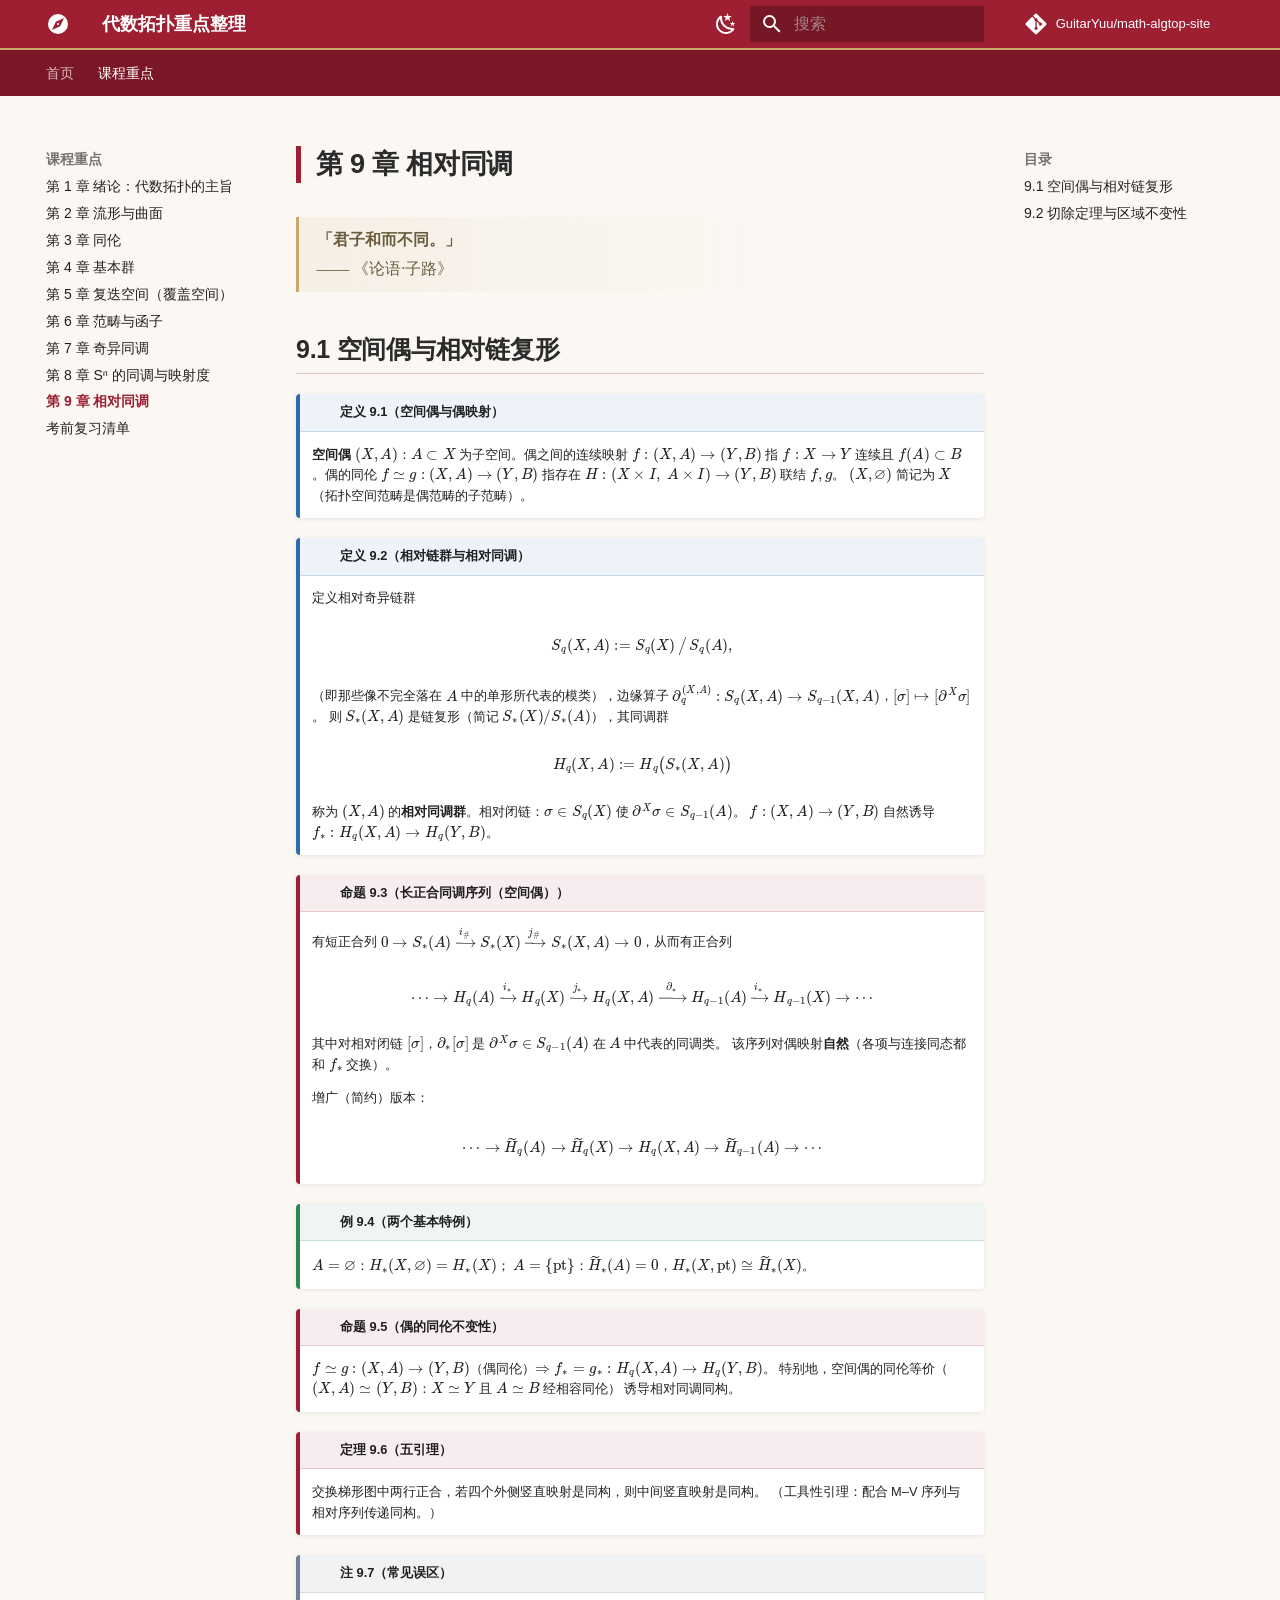
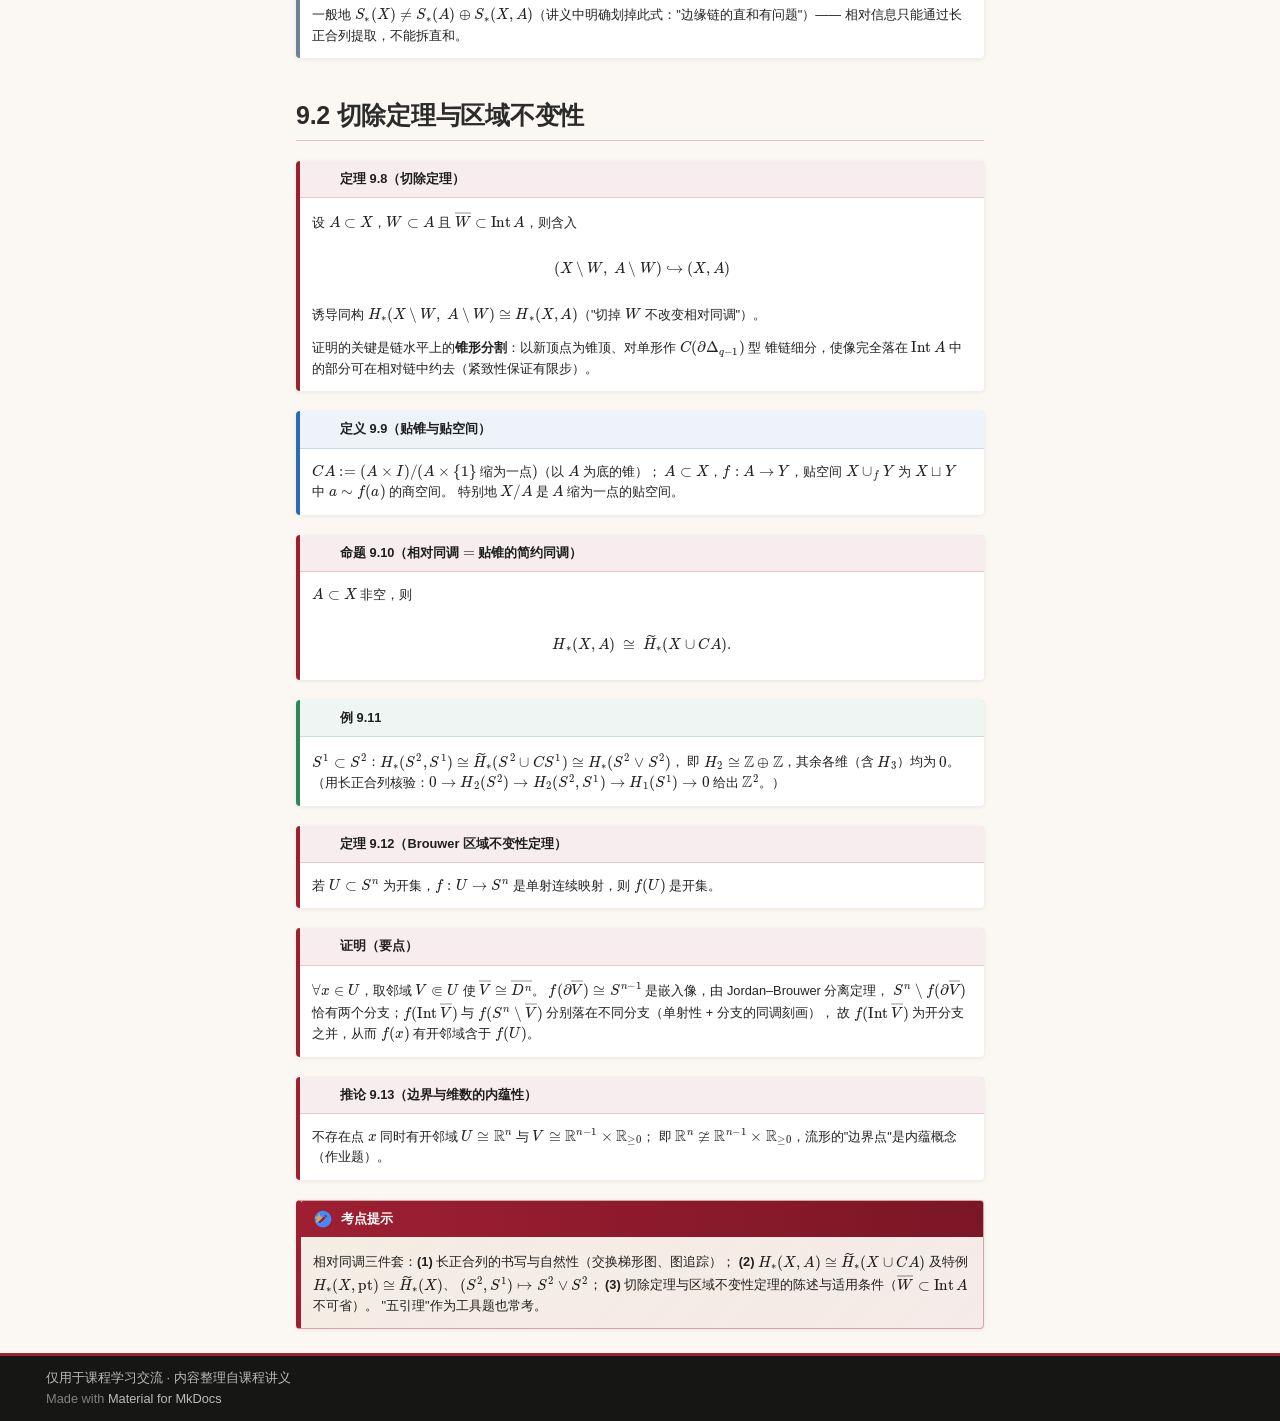
<file: ch09/index.html>
<!doctype html>
<html lang="zh" class="no-js">
  <head>
    
      <meta charset="utf-8">
      <meta name="viewport" content="width=device-width,initial-scale=1">
      
        <meta name="description" content="依据王炜飚老师《代数拓扑》课程中 Yuu 的讲义建立——重要定义、公式、定理、结论与重要证明，以考点提示标注潜在考察方向。">
      
      
        <meta name="author" content="GuitarYuu">
      
      
        <link rel="canonical" href="https://guitaryuu.github.io/math-algtop-site/ch09/">
      
      
        <link rel="prev" href="../ch08/">
      
      
        <link rel="next" href="../checklist/">
      
      
        
      
      
      <link rel="icon" href="../assets/images/favicon.png">
      <meta name="generator" content="mkdocs-1.6.1, mkdocs-material-9.7.7">
    
    
      
        <title>第 9 章 相对同调 - 代数拓扑重点整理</title>
      
    
    
      <link rel="stylesheet" href="../assets/stylesheets/main.ec1eaa64.min.css">
      
        
        <link rel="stylesheet" href="../assets/stylesheets/palette.ab4e12ef.min.css">
      
      


    
    
      
    
    
      
    
    
      <link rel="stylesheet" href="../stylesheets/sjtudocs.css">
    
    <script>__md_scope=new URL("..",location),__md_hash=e=>[...e].reduce(((e,_)=>(e<<5)-e+_.charCodeAt(0)),0),__md_get=(e,_=localStorage,t=__md_scope)=>JSON.parse(_.getItem(t.pathname+"."+e)),__md_set=(e,_,t=localStorage,a=__md_scope)=>{try{t.setItem(a.pathname+"."+e,JSON.stringify(_))}catch(e){}}</script>
    
      

    
    
  </head>
  
  
    
    
      
    
    
    
    
    <body dir="ltr" data-md-color-scheme="default" data-md-color-primary="indigo" data-md-color-accent="indigo">
  
    
    <input class="md-toggle" data-md-toggle="drawer" type="checkbox" id="__drawer" autocomplete="off">
    <input class="md-toggle" data-md-toggle="search" type="checkbox" id="__search" autocomplete="off">
    <label class="md-overlay" for="__drawer"></label>
    <div data-md-component="skip">
      
        
        <a href="#9" class="md-skip">
          跳转至
        </a>
      
    </div>
    <div data-md-component="announce">
      
    </div>
    
    
      

<header class="md-header" data-md-component="header">
  <nav class="md-header__inner md-grid" aria-label="页眉">
    <a href=".." title="代数拓扑重点整理" class="md-header__button md-logo" aria-label="代数拓扑重点整理" data-md-component="logo">
      
  
  <svg xmlns="http://www.w3.org/2000/svg" viewBox="0 0 24 24"><path d="M14.19 14.19 6 18l3.81-8.19L18 6m-6-4A10 10 0 0 0 2 12a10 10 0 0 0 10 10 10 10 0 0 0 10-10A10 10 0 0 0 12 2m0 8.9a1.1 1.1 0 0 0-1.1 1.1 1.1 1.1 0 0 0 1.1 1.1 1.1 1.1 0 0 0 1.1-1.1 1.1 1.1 0 0 0-1.1-1.1"/></svg>

    </a>
    <label class="md-header__button md-icon" for="__drawer">
      
      <svg xmlns="http://www.w3.org/2000/svg" viewBox="0 0 24 24"><path d="M3 6h18v2H3zm0 5h18v2H3zm0 5h18v2H3z"/></svg>
    </label>
    <div class="md-header__title" data-md-component="header-title">
      <div class="md-header__ellipsis">
        <div class="md-header__topic">
          <span class="md-ellipsis">
            代数拓扑重点整理
          </span>
        </div>
        <div class="md-header__topic" data-md-component="header-topic">
          <span class="md-ellipsis">
            
              第 9 章 相对同调
            
          </span>
        </div>
      </div>
    </div>
    
      
        <form class="md-header__option" data-md-component="palette">
  
    
    
    
    <input class="md-option" data-md-color-media="(prefers-color-scheme: light)" data-md-color-scheme="default" data-md-color-primary="indigo" data-md-color-accent="indigo"  aria-label="切换至深色模式"  type="radio" name="__palette" id="__palette_0">
    
      <label class="md-header__button md-icon" title="切换至深色模式" for="__palette_1" hidden>
        <svg xmlns="http://www.w3.org/2000/svg" viewBox="0 0 24 24"><path d="m17.75 4.09-2.53 1.94.91 3.06-2.63-1.81-2.63 1.81.91-3.06-2.53-1.94L12.44 4l1.06-3 1.06 3zm3.5 6.91-1.64 1.25.59 1.98-1.7-1.17-1.7 1.17.59-1.98L15.75 11l2.06-.05L18.5 9l.69 1.95zm-2.28 4.95c.83-.08 1.72 1.1 1.19 1.85-.32.45-.66.87-1.08 1.27C15.17 23 8.84 23 4.94 19.07c-3.91-3.9-3.91-10.24 0-14.14.4-.4.82-.76 1.27-1.08.75-.53 1.93.36 1.85 1.19-.27 2.86.69 5.83 2.89 8.02a9.96 9.96 0 0 0 8.02 2.89m-1.64 2.02a12.08 12.08 0 0 1-7.8-3.47c-2.17-2.19-3.33-5-3.49-7.82-2.81 3.14-2.7 7.96.31 10.98 3.02 3.01 7.84 3.12 10.98.31"/></svg>
      </label>
    
  
    
    
    
    <input class="md-option" data-md-color-media="(prefers-color-scheme: dark)" data-md-color-scheme="slate" data-md-color-primary="indigo" data-md-color-accent="indigo"  aria-label="切换至浅色模式"  type="radio" name="__palette" id="__palette_1">
    
      <label class="md-header__button md-icon" title="切换至浅色模式" for="__palette_0" hidden>
        <svg xmlns="http://www.w3.org/2000/svg" viewBox="0 0 24 24"><path d="M12 7a5 5 0 0 1 5 5 5 5 0 0 1-5 5 5 5 0 0 1-5-5 5 5 0 0 1 5-5m0 2a3 3 0 0 0-3 3 3 3 0 0 0 3 3 3 3 0 0 0 3-3 3 3 0 0 0-3-3m0-7 2.39 3.42C13.65 5.15 12.84 5 12 5s-1.65.15-2.39.42zM3.34 7l4.16-.35A7.2 7.2 0 0 0 5.94 8.5c-.44.74-.69 1.5-.83 2.29zm.02 10 1.76-3.77a7.131 7.131 0 0 0 2.38 4.14zM20.65 7l-1.77 3.79a7.02 7.02 0 0 0-2.38-4.15zm-.01 10-4.14.36c.59-.51 1.12-1.14 1.54-1.86.42-.73.69-1.5.83-2.29zM12 22l-2.41-3.44c.74.27 1.55.44 2.41.44.82 0 1.63-.17 2.37-.44z"/></svg>
      </label>
    
  
</form>
      
    
    
      <script>var palette=__md_get("__palette");if(palette&&palette.color){if("(prefers-color-scheme)"===palette.color.media){var media=matchMedia("(prefers-color-scheme: light)"),input=document.querySelector(media.matches?"[data-md-color-media='(prefers-color-scheme: light)']":"[data-md-color-media='(prefers-color-scheme: dark)']");palette.color.media=input.getAttribute("data-md-color-media"),palette.color.scheme=input.getAttribute("data-md-color-scheme"),palette.color.primary=input.getAttribute("data-md-color-primary"),palette.color.accent=input.getAttribute("data-md-color-accent")}for(var[key,value]of Object.entries(palette.color))document.body.setAttribute("data-md-color-"+key,value)}</script>
    
    
    
      
      
        <label class="md-header__button md-icon" for="__search">
          
          <svg xmlns="http://www.w3.org/2000/svg" viewBox="0 0 24 24"><path d="M9.5 3A6.5 6.5 0 0 1 16 9.5c0 1.61-.59 3.09-1.56 4.23l.27.27h.79l5 5-1.5 1.5-5-5v-.79l-.27-.27A6.52 6.52 0 0 1 9.5 16 6.5 6.5 0 0 1 3 9.5 6.5 6.5 0 0 1 9.5 3m0 2C7 5 5 7 5 9.5S7 14 9.5 14 14 12 14 9.5 12 5 9.5 5"/></svg>
        </label>
        <div class="md-search" data-md-component="search" role="dialog">
  <label class="md-search__overlay" for="__search"></label>
  <div class="md-search__inner" role="search">
    <form class="md-search__form" name="search">
      <input type="text" class="md-search__input" name="query" aria-label="搜索" placeholder="搜索" autocapitalize="off" autocorrect="off" autocomplete="off" spellcheck="false" data-md-component="search-query" required>
      <label class="md-search__icon md-icon" for="__search">
        
        <svg xmlns="http://www.w3.org/2000/svg" viewBox="0 0 24 24"><path d="M9.5 3A6.5 6.5 0 0 1 16 9.5c0 1.61-.59 3.09-1.56 4.23l.27.27h.79l5 5-1.5 1.5-5-5v-.79l-.27-.27A6.52 6.52 0 0 1 9.5 16 6.5 6.5 0 0 1 3 9.5 6.5 6.5 0 0 1 9.5 3m0 2C7 5 5 7 5 9.5S7 14 9.5 14 14 12 14 9.5 12 5 9.5 5"/></svg>
        
        <svg xmlns="http://www.w3.org/2000/svg" viewBox="0 0 24 24"><path d="M20 11v2H8l5.5 5.5-1.42 1.42L4.16 12l7.92-7.92L13.5 5.5 8 11z"/></svg>
      </label>
      <nav class="md-search__options" aria-label="查找">
        
        <button type="reset" class="md-search__icon md-icon" title="清空当前内容" aria-label="清空当前内容" tabindex="-1">
          
          <svg xmlns="http://www.w3.org/2000/svg" viewBox="0 0 24 24"><path d="M19 6.41 17.59 5 12 10.59 6.41 5 5 6.41 10.59 12 5 17.59 6.41 19 12 13.41 17.59 19 19 17.59 13.41 12z"/></svg>
        </button>
      </nav>
      
        <div class="md-search__suggest" data-md-component="search-suggest"></div>
      
    </form>
    <div class="md-search__output">
      <div class="md-search__scrollwrap" tabindex="0" data-md-scrollfix>
        <div class="md-search-result" data-md-component="search-result">
          <div class="md-search-result__meta">
            正在初始化搜索引擎
          </div>
          <ol class="md-search-result__list" role="presentation"></ol>
        </div>
      </div>
    </div>
  </div>
</div>
      
    
    
      <div class="md-header__source">
        <a href="https://github.com/GuitarYuu/math-algtop-site" title="前往仓库" class="md-source" data-md-component="source">
  <div class="md-source__icon md-icon">
    
    <svg xmlns="http://www.w3.org/2000/svg" viewBox="0 0 448 512"><!--! Font Awesome Free 7.1.0 by @fontawesome - https://fontawesome.com License - https://fontawesome.com/license/free (Icons: CC BY 4.0, Fonts: SIL OFL 1.1, Code: MIT License) Copyright 2025 Fonticons, Inc.--><path d="M439.6 236.1 244 40.5c-5.4-5.5-12.8-8.5-20.4-8.5s-15 3-20.4 8.4L162.5 81l51.5 51.5c27.1-9.1 52.7 16.8 43.4 43.7l49.7 49.7c34.2-11.8 61.2 31 35.5 56.7-26.5 26.5-70.2-2.9-56-37.3L240.3 199v121.9c25.3 12.5 22.3 41.8 9.1 55-6.4 6.4-15.2 10.1-24.3 10.1s-17.8-3.6-24.3-10.1c-17.6-17.6-11.1-46.9 11.2-56v-123c-20.8-8.5-24.6-30.7-18.6-45L142.6 101 8.5 235.1C3 240.6 0 247.9 0 255.5s3 15 8.5 20.4l195.6 195.7c5.4 5.4 12.7 8.4 20.4 8.4s15-3 20.4-8.4l194.7-194.7c5.4-5.4 8.4-12.8 8.4-20.4s-3-15-8.4-20.4"/></svg>
  </div>
  <div class="md-source__repository">
    GuitarYuu/math-algtop-site
  </div>
</a>
      </div>
    
  </nav>
  
</header>
    
    <div class="md-container" data-md-component="container">
      
      
        
          
            
<nav class="md-tabs" aria-label="标签" data-md-component="tabs">
  <div class="md-grid">
    <ul class="md-tabs__list">
      
        
  
  
  
  
    <li class="md-tabs__item">
      <a href=".." class="md-tabs__link">
        
  
  
    
  
  首页

      </a>
    </li>
  

      
        
  
  
  
    
  
  
    
    
      <li class="md-tabs__item md-tabs__item--active">
        <a href="../ch01/" class="md-tabs__link">
          
  
  
    
  
  课程重点

        </a>
      </li>
    
  

      
    </ul>
  </div>
</nav>
          
        
      
      <main class="md-main" data-md-component="main">
        <div class="md-main__inner md-grid">
          
            
              
              <div class="md-sidebar md-sidebar--primary" data-md-component="sidebar" data-md-type="navigation" >
                <div class="md-sidebar__scrollwrap">
                  <div class="md-sidebar__inner">
                    


  


<nav class="md-nav md-nav--primary md-nav--lifted" aria-label="导航栏" data-md-level="0">
  <label class="md-nav__title" for="__drawer">
    <a href=".." title="代数拓扑重点整理" class="md-nav__button md-logo" aria-label="代数拓扑重点整理" data-md-component="logo">
      
  
  <svg xmlns="http://www.w3.org/2000/svg" viewBox="0 0 24 24"><path d="M14.19 14.19 6 18l3.81-8.19L18 6m-6-4A10 10 0 0 0 2 12a10 10 0 0 0 10 10 10 10 0 0 0 10-10A10 10 0 0 0 12 2m0 8.9a1.1 1.1 0 0 0-1.1 1.1 1.1 1.1 0 0 0 1.1 1.1 1.1 1.1 0 0 0 1.1-1.1 1.1 1.1 0 0 0-1.1-1.1"/></svg>

    </a>
    代数拓扑重点整理
  </label>
  
    <div class="md-nav__source">
      <a href="https://github.com/GuitarYuu/math-algtop-site" title="前往仓库" class="md-source" data-md-component="source">
  <div class="md-source__icon md-icon">
    
    <svg xmlns="http://www.w3.org/2000/svg" viewBox="0 0 448 512"><!--! Font Awesome Free 7.1.0 by @fontawesome - https://fontawesome.com License - https://fontawesome.com/license/free (Icons: CC BY 4.0, Fonts: SIL OFL 1.1, Code: MIT License) Copyright 2025 Fonticons, Inc.--><path d="M439.6 236.1 244 40.5c-5.4-5.5-12.8-8.5-20.4-8.5s-15 3-20.4 8.4L162.5 81l51.5 51.5c27.1-9.1 52.7 16.8 43.4 43.7l49.7 49.7c34.2-11.8 61.2 31 35.5 56.7-26.5 26.5-70.2-2.9-56-37.3L240.3 199v121.9c25.3 12.5 22.3 41.8 9.1 55-6.4 6.4-15.2 10.1-24.3 10.1s-17.8-3.6-24.3-10.1c-17.6-17.6-11.1-46.9 11.2-56v-123c-20.8-8.5-24.6-30.7-18.6-45L142.6 101 8.5 235.1C3 240.6 0 247.9 0 255.5s3 15 8.5 20.4l195.6 195.7c5.4 5.4 12.7 8.4 20.4 8.4s15-3 20.4-8.4l194.7-194.7c5.4-5.4 8.4-12.8 8.4-20.4s-3-15-8.4-20.4"/></svg>
  </div>
  <div class="md-source__repository">
    GuitarYuu/math-algtop-site
  </div>
</a>
    </div>
  
  <ul class="md-nav__list" data-md-scrollfix>
    
      
      
  
  
  
  
    <li class="md-nav__item">
      <a href=".." class="md-nav__link">
        
  
  
  <span class="md-ellipsis">
    
  
    首页
  

    
  </span>
  
  

      </a>
    </li>
  

    
      
      
  
  
    
  
  
  
    
    
      
        
      
        
      
        
      
        
      
        
      
        
      
        
      
        
      
        
      
        
      
    
    
    
      
        
        
      
      
        
      
    
    
    <li class="md-nav__item md-nav__item--active md-nav__item--section md-nav__item--nested">
      
        
        
        <input class="md-nav__toggle md-toggle " type="checkbox" id="__nav_2" checked>
        
          
          <label class="md-nav__link" for="__nav_2" id="__nav_2_label" tabindex="">
            
  
  
  <span class="md-ellipsis">
    
  
    课程重点
  

    
  </span>
  
  

            <span class="md-nav__icon md-icon"></span>
          </label>
        
        <nav class="md-nav" data-md-level="1" aria-labelledby="__nav_2_label" aria-expanded="true">
          <label class="md-nav__title" for="__nav_2">
            <span class="md-nav__icon md-icon"></span>
            
  
    课程重点
  

          </label>
          <ul class="md-nav__list" data-md-scrollfix>
            
              
                
  
  
  
  
    <li class="md-nav__item">
      <a href="../ch01/" class="md-nav__link">
        
  
  
  <span class="md-ellipsis">
    
  
    第 1 章 绪论：代数拓扑的主旨
  

    
  </span>
  
  

      </a>
    </li>
  

              
            
              
                
  
  
  
  
    <li class="md-nav__item">
      <a href="../ch02/" class="md-nav__link">
        
  
  
  <span class="md-ellipsis">
    
  
    第 2 章 流形与曲面
  

    
  </span>
  
  

      </a>
    </li>
  

              
            
              
                
  
  
  
  
    <li class="md-nav__item">
      <a href="../ch03/" class="md-nav__link">
        
  
  
  <span class="md-ellipsis">
    
  
    第 3 章 同伦
  

    
  </span>
  
  

      </a>
    </li>
  

              
            
              
                
  
  
  
  
    <li class="md-nav__item">
      <a href="../ch04/" class="md-nav__link">
        
  
  
  <span class="md-ellipsis">
    
  
    第 4 章 基本群
  

    
  </span>
  
  

      </a>
    </li>
  

              
            
              
                
  
  
  
  
    <li class="md-nav__item">
      <a href="../ch05/" class="md-nav__link">
        
  
  
  <span class="md-ellipsis">
    
  
    第 5 章 复迭空间（覆盖空间）
  

    
  </span>
  
  

      </a>
    </li>
  

              
            
              
                
  
  
  
  
    <li class="md-nav__item">
      <a href="../ch06/" class="md-nav__link">
        
  
  
  <span class="md-ellipsis">
    
  
    第 6 章 范畴与函子
  

    
  </span>
  
  

      </a>
    </li>
  

              
            
              
                
  
  
  
  
    <li class="md-nav__item">
      <a href="../ch07/" class="md-nav__link">
        
  
  
  <span class="md-ellipsis">
    
  
    第 7 章 奇异同调
  

    
  </span>
  
  

      </a>
    </li>
  

              
            
              
                
  
  
  
  
    <li class="md-nav__item">
      <a href="../ch08/" class="md-nav__link">
        
  
  
  <span class="md-ellipsis">
    
  
    第 8 章 Sⁿ 的同调与映射度
  

    
  </span>
  
  

      </a>
    </li>
  

              
            
              
                
  
  
    
  
  
  
    <li class="md-nav__item md-nav__item--active">
      
      <input class="md-nav__toggle md-toggle" type="checkbox" id="__toc">
      
      
        
      
      
        <label class="md-nav__link md-nav__link--active" for="__toc">
          
  
  
  <span class="md-ellipsis">
    
  
    第 9 章 相对同调
  

    
  </span>
  
  

          <span class="md-nav__icon md-icon"></span>
        </label>
      
      <a href="./" class="md-nav__link md-nav__link--active">
        
  
  
  <span class="md-ellipsis">
    
  
    第 9 章 相对同调
  

    
  </span>
  
  

      </a>
      
        

<nav class="md-nav md-nav--secondary" aria-label="目录">
  
  
  
    
  
  
    <label class="md-nav__title" for="__toc">
      <span class="md-nav__icon md-icon"></span>
      目录
    </label>
    <ul class="md-nav__list" data-md-component="toc" data-md-scrollfix>
      
        <li class="md-nav__item">
  <a href="#91" class="md-nav__link">
    <span class="md-ellipsis">
      
        9.1 空间偶与相对链复形
      
    </span>
  </a>
  
</li>
      
        <li class="md-nav__item">
  <a href="#92" class="md-nav__link">
    <span class="md-ellipsis">
      
        9.2 切除定理与区域不变性
      
    </span>
  </a>
  
</li>
      
    </ul>
  
</nav>
      
    </li>
  

              
            
              
                
  
  
  
  
    <li class="md-nav__item">
      <a href="../checklist/" class="md-nav__link">
        
  
  
  <span class="md-ellipsis">
    
  
    考前复习清单
  

    
  </span>
  
  

      </a>
    </li>
  

              
            
          </ul>
        </nav>
      
    </li>
  

    
  </ul>
</nav>
                  </div>
                </div>
              </div>
            
            
              
              <div class="md-sidebar md-sidebar--secondary" data-md-component="sidebar" data-md-type="toc" >
                <div class="md-sidebar__scrollwrap">
                  <div class="md-sidebar__inner">
                    

<nav class="md-nav md-nav--secondary" aria-label="目录">
  
  
  
    
  
  
    <label class="md-nav__title" for="__toc">
      <span class="md-nav__icon md-icon"></span>
      目录
    </label>
    <ul class="md-nav__list" data-md-component="toc" data-md-scrollfix>
      
        <li class="md-nav__item">
  <a href="#91" class="md-nav__link">
    <span class="md-ellipsis">
      
        9.1 空间偶与相对链复形
      
    </span>
  </a>
  
</li>
      
        <li class="md-nav__item">
  <a href="#92" class="md-nav__link">
    <span class="md-ellipsis">
      
        9.2 切除定理与区域不变性
      
    </span>
  </a>
  
</li>
      
    </ul>
  
</nav>
                  </div>
                </div>
              </div>
            
          
          
            <div class="md-content" data-md-component="content">
              
              <article class="md-content__inner md-typeset">
                
                  



<h1 id="9">第 9 章 相对同调<a class="headerlink" href="#9" title="Permanent link">#</a></h1>
<div class="epigraph">
<p><strong>「君子和而不同。」</strong></p>
<p>—— 《论语·子路》</p>
</div>
<h2 id="91">9.1 空间偶与相对链复形<a class="headerlink" href="#91" title="Permanent link">#</a></h2>
<div class="admonition definition">
<p class="admonition-title">定义 9.1（空间偶与偶映射）</p>
<p><strong>空间偶</strong> <span class="arithmatex">\((X,A)\)</span>：<span class="arithmatex">\(A\subset X\)</span> 为子空间。偶之间的连续映射 <span class="arithmatex">\(f:(X,A)\to(Y,B)\)</span> 指
<span class="arithmatex">\(f:X\to Y\)</span> 连续且 <span class="arithmatex">\(f(A)\subset B\)</span>。偶的同伦 <span class="arithmatex">\(f\simeq g:(X,A)\to(Y,B)\)</span> 指存在
<span class="arithmatex">\(H:(X\times I,\ A\times I)\to(Y,B)\)</span> 联结 <span class="arithmatex">\(f,g\)</span>。
<span class="arithmatex">\((X,\varnothing)\)</span> 简记为 <span class="arithmatex">\(X\)</span>（拓扑空间范畴是偶范畴的子范畴）。</p>
</div>
<div class="admonition definition">
<p class="admonition-title">定义 9.2（相对链群与相对同调）</p>
<p>定义相对奇异链群</p>
<div class="arithmatex">\[
S_q(X,A):= S_q(X)\,\big/\,S_q(A),
\]</div>
<p>（即那些像不完全落在 <span class="arithmatex">\(A\)</span> 中的单形所代表的模类），边缘算子
<span class="arithmatex">\(\partial^{(X,A)}_q:S_q(X,A)\to S_{q-1}(X,A)\)</span>，<span class="arithmatex">\([\sigma]\mapsto[\partial^X\sigma]\)</span>。
则 <span class="arithmatex">\(S_*(X,A)\)</span> 是链复形（简记 <span class="arithmatex">\(S_*(X)/S_*(A)\)</span>），其同调群</p>
<div class="arithmatex">\[
H_q(X,A):= H_q\big(S_*(X,A)\big)
\]</div>
<p>称为 <span class="arithmatex">\((X,A)\)</span> 的<strong>相对同调群</strong>。相对闭链：<span class="arithmatex">\(\sigma\in S_q(X)\)</span> 使 <span class="arithmatex">\(\partial^X\sigma\in S_{q-1}(A)\)</span>。
<span class="arithmatex">\(f:(X,A)\to(Y,B)\)</span> 自然诱导 <span class="arithmatex">\(f_*:H_q(X,A)\to H_q(Y,B)\)</span>。</p>
</div>
<div class="admonition proposition">
<p class="admonition-title">命题 9.3（长正合同调序列（空间偶））</p>
<p>有短正合列 <span class="arithmatex">\(0\to S_*(A)\xrightarrow{i_\#}S_*(X)\xrightarrow{j_\#}S_*(X,A)\to0\)</span>，从而有正合列</p>
<div class="arithmatex">\[
\cdots\to H_q(A)\xrightarrow{i_*}H_q(X)\xrightarrow{j_*}H_q(X,A)
\xrightarrow{\;\partial_*\;}H_{q-1}(A)\xrightarrow{i_*}H_{q-1}(X)\to\cdots
\]</div>
<p>其中对相对闭链 <span class="arithmatex">\([\sigma]\)</span>，<span class="arithmatex">\(\partial_*[\sigma]\)</span> 是 <span class="arithmatex">\(\partial^X\sigma\in S_{q-1}(A)\)</span> 在 <span class="arithmatex">\(A\)</span> 中代表的同调类。
该序列对偶映射<strong>自然</strong>（各项与连接同态都和 <span class="arithmatex">\(f_*\)</span> 交换）。</p>
<p>增广（简约）版本：</p>
<div class="arithmatex">\[
\cdots\to\widetilde H_q(A)\to\widetilde H_q(X)\to H_q(X,A)\to\widetilde H_{q-1}(A)\to\cdots
\]</div>
</div>
<div class="admonition example">
<p class="admonition-title">例 9.4（两个基本特例）</p>
<p><span class="arithmatex">\(A=\varnothing\)</span>：<span class="arithmatex">\(H_*(X,\varnothing)=H_*(X)\)</span>；
<span class="arithmatex">\(A=\{\mathrm{pt}\}\)</span>：<span class="arithmatex">\(\widetilde H_*(A)=0\)</span>，<span class="arithmatex">\(H_*(X,\mathrm{pt})\cong\widetilde H_*(X)\)</span>。</p>
</div>
<div class="admonition proposition">
<p class="admonition-title">命题 9.5（偶的同伦不变性）</p>
<p><span class="arithmatex">\(f\simeq g:(X,A)\to(Y,B)\)</span>（偶同伦）<span class="arithmatex">\(\Rightarrow f_*=g_*:H_q(X,A)\to H_q(Y,B)\)</span>。
特别地，空间偶的同伦等价（<span class="arithmatex">\((X,A)\simeq(Y,B)\)</span>：<span class="arithmatex">\(X\simeq Y\)</span> 且 <span class="arithmatex">\(A\simeq B\)</span> 经相容同伦）
诱导相对同调同构。</p>
</div>
<div class="admonition theorem">
<p class="admonition-title">定理 9.6（五引理）</p>
<p>交换梯形图中两行正合，若四个外侧竖直映射是同构，则中间竖直映射是同构。
（工具性引理：配合 M–V 序列与相对序列传递同构。）</p>
</div>
<div class="admonition remark">
<p class="admonition-title">注 9.7（常见误区）</p>
<p>一般地 <span class="arithmatex">\(S_*(X)\neq S_*(A)\oplus S_*(X,A)\)</span>（讲义中明确划掉此式："边缘链的直和有问题"）——
相对信息只能通过长正合列提取，不能拆直和。</p>
</div>
<h2 id="92">9.2 切除定理与区域不变性<a class="headerlink" href="#92" title="Permanent link">#</a></h2>
<div class="admonition theorem">
<p class="admonition-title">定理 9.8（切除定理）</p>
<p>设 <span class="arithmatex">\(A\subset X\)</span>，<span class="arithmatex">\(W\subset A\)</span> 且 <span class="arithmatex">\(\overline W\subset\operatorname{Int}A\)</span>，则含入</p>
<div class="arithmatex">\[
(X\setminus W,\ A\setminus W)\hookrightarrow(X,A)
\]</div>
<p>诱导同构 <span class="arithmatex">\(H_*(X\setminus W,\ A\setminus W)\cong H_*(X,A)\)</span>（"切掉 <span class="arithmatex">\(W\)</span> 不改变相对同调"）。</p>
<p>证明的关键是链水平上的<strong>锥形分割</strong>：以新顶点为锥顶、对单形作 <span class="arithmatex">\(C(\partial\Delta_{q-1})\)</span> 型
锥链细分，使像完全落在 <span class="arithmatex">\(\operatorname{Int}A\)</span> 中的部分可在相对链中约去（紧致性保证有限步）。</p>
</div>
<div class="admonition definition">
<p class="admonition-title">定义 9.9（贴锥与贴空间）</p>
<p><span class="arithmatex">\(CA:=(A\times I)/(A\times\{1\}\text{ 缩为一点})\)</span>（以 <span class="arithmatex">\(A\)</span> 为底的锥）；
<span class="arithmatex">\(A\subset X\)</span>，<span class="arithmatex">\(f:A\to Y\)</span>，贴空间 <span class="arithmatex">\(X\cup_f Y\)</span> 为 <span class="arithmatex">\(X\sqcup Y\)</span> 中 <span class="arithmatex">\(a\sim f(a)\)</span> 的商空间。
特别地 <span class="arithmatex">\(X/A\)</span> 是 <span class="arithmatex">\(A\)</span> 缩为一点的贴空间。</p>
</div>
<div class="admonition proposition">
<p class="admonition-title">命题 9.10（相对同调 <span class="arithmatex">\(=\)</span> 贴锥的简约同调）</p>
<p><span class="arithmatex">\(A\subset X\)</span> 非空，则</p>
<div class="arithmatex">\[
H_*(X,A)\ \cong\ \widetilde H_*(X\cup CA).
\]</div>
</div>
<div class="admonition example">
<p class="admonition-title">例 9.11</p>
<p><span class="arithmatex">\(S^1\subset S^2\)</span>：<span class="arithmatex">\(H_*(S^2,S^1)\cong\widetilde H_*(S^2\cup CS^1)\cong H_*(S^2\vee S^2)\)</span>，
即 <span class="arithmatex">\(H_2\cong\mathbb{Z}\oplus\mathbb{Z}\)</span>，其余各维（含 <span class="arithmatex">\(H_3\)</span>）均为 <span class="arithmatex">\(0\)</span>。
（用长正合列核验：<span class="arithmatex">\(0\to H_2(S^2)\to H_2(S^2,S^1)\to H_1(S^1)\to 0\)</span> 给出 <span class="arithmatex">\(\mathbb{Z}^2\)</span>。）</p>
</div>
<div class="admonition theorem">
<p class="admonition-title">定理 9.12（Brouwer 区域不变性定理）</p>
<p>若 <span class="arithmatex">\(U\subset S^n\)</span> 为开集，<span class="arithmatex">\(f:U\to S^n\)</span> 是单射连续映射，则 <span class="arithmatex">\(f(U)\)</span> 是开集。</p>
</div>
<div class="admonition proof">
<p class="admonition-title">证明（要点）</p>
<p><span class="arithmatex">\(\forall x\in U\)</span>，取邻域 <span class="arithmatex">\(V\Subset U\)</span> 使 <span class="arithmatex">\(\overline V\cong\overline{D^n}\)</span>。
<span class="arithmatex">\(f(\partial\overline V)\cong S^{n-1}\)</span> 是嵌入像，由 Jordan–Brouwer 分离定理，
<span class="arithmatex">\(S^n\setminus f(\partial\overline V)\)</span> 恰有两个分支；<span class="arithmatex">\(f(\operatorname{Int}\overline V)\)</span> 与
<span class="arithmatex">\(f(S^n\setminus\overline V)\)</span> 分别落在不同分支（单射性 + 分支的同调刻画），
故 <span class="arithmatex">\(f(\operatorname{Int}\overline V)\)</span> 为开分支之并，从而 <span class="arithmatex">\(f(x)\)</span> 有开邻域含于 <span class="arithmatex">\(f(U)\)</span>。</p>
</div>
<div class="admonition corollary">
<p class="admonition-title">推论 9.13（边界与维数的内蕴性）</p>
<p>不存在点 <span class="arithmatex">\(x\)</span> 同时有开邻域 <span class="arithmatex">\(U\cong\mathbb{R}^n\)</span> 与 <span class="arithmatex">\(V\cong\mathbb{R}^{n-1}\times\mathbb{R}_{\ge0}\)</span>；
即 <span class="arithmatex">\(\mathbb{R}^n\not\cong\mathbb{R}^{n-1}\times\mathbb{R}_{\ge0}\)</span>，流形的"边界点"是内蕴概念（作业题）。</p>
</div>
<div class="admonition kaodian">
<p class="admonition-title">考点提示</p>
<p>相对同调三件套：<strong>(1)</strong> 长正合列的书写与自然性（交换梯形图、图追踪）；
<strong>(2)</strong> <span class="arithmatex">\(H_*(X,A)\cong\widetilde H_*(X\cup CA)\)</span> 及特例 <span class="arithmatex">\(H_*(X,\mathrm{pt})\cong\widetilde H_*(X)\)</span>、
<span class="arithmatex">\((S^2,S^1)\mapsto S^2\vee S^2\)</span>；
<strong>(3)</strong> 切除定理与区域不变性定理的陈述与适用条件（<span class="arithmatex">\(\overline W\subset\operatorname{Int}A\)</span> 不可省）。
"五引理"作为工具题也常考。</p>
</div>












                
              </article>
            </div>
          
          
<script>var target=document.getElementById(location.hash.slice(1));target&&target.name&&(target.checked=target.name.startsWith("__tabbed_"))</script>
        </div>
        
          <button type="button" class="md-top md-icon" data-md-component="top" hidden>
  
  <svg xmlns="http://www.w3.org/2000/svg" viewBox="0 0 24 24"><path d="M13 20h-2V8l-5.5 5.5-1.42-1.42L12 4.16l7.92 7.92-1.42 1.42L13 8z"/></svg>
  回到页面顶部
</button>
        
      </main>
      
        <footer class="md-footer">
  
  <div class="md-footer-meta md-typeset">
    <div class="md-footer-meta__inner md-grid">
      <div class="md-copyright">
  
    <div class="md-copyright__highlight">
      仅用于课程学习交流 · 内容整理自课程讲义
    </div>
  
  
    Made with
    <a href="https://squidfunk.github.io/mkdocs-material/" target="_blank" rel="noopener">
      Material for MkDocs
    </a>
  
</div>
      
    </div>
  </div>
</footer>
      
    </div>
    <div class="md-dialog" data-md-component="dialog">
      <div class="md-dialog__inner md-typeset"></div>
    </div>
    
    
    
      
      
      <script id="__config" type="application/json">{"annotate": null, "base": "..", "features": ["navigation.tabs", "navigation.sections", "navigation.top", "navigation.indexes", "search.suggest", "search.highlight", "content.tooltips"], "search": "../assets/javascripts/workers/search.2c215733.min.js", "tags": null, "translations": {"clipboard.copied": "\u5df2\u590d\u5236", "clipboard.copy": "\u590d\u5236", "search.result.more.one": "\u5728\u8be5\u9875\u4e0a\u8fd8\u6709 1 \u4e2a\u7b26\u5408\u6761\u4ef6\u7684\u7ed3\u679c", "search.result.more.other": "\u5728\u8be5\u9875\u4e0a\u8fd8\u6709 # \u4e2a\u7b26\u5408\u6761\u4ef6\u7684\u7ed3\u679c", "search.result.none": "\u6ca1\u6709\u627e\u5230\u7b26\u5408\u6761\u4ef6\u7684\u7ed3\u679c", "search.result.one": "\u627e\u5230 1 \u4e2a\u7b26\u5408\u6761\u4ef6\u7684\u7ed3\u679c", "search.result.other": "# \u4e2a\u7b26\u5408\u6761\u4ef6\u7684\u7ed3\u679c", "search.result.placeholder": "\u952e\u5165\u4ee5\u5f00\u59cb\u641c\u7d22", "search.result.term.missing": "\u7f3a\u5c11", "select.version": "\u9009\u62e9\u5f53\u524d\u7248\u672c"}, "version": null}</script>
    
    
      <script src="../assets/javascripts/bundle.d7400e89.min.js"></script>
      
        <script src="../javascripts/mathjax-config.js"></script>
      
        <script src="../javascripts/vendor/mathjax/tex-mml-chtml.js"></script>
      
    
  </body>
</html>
</file>
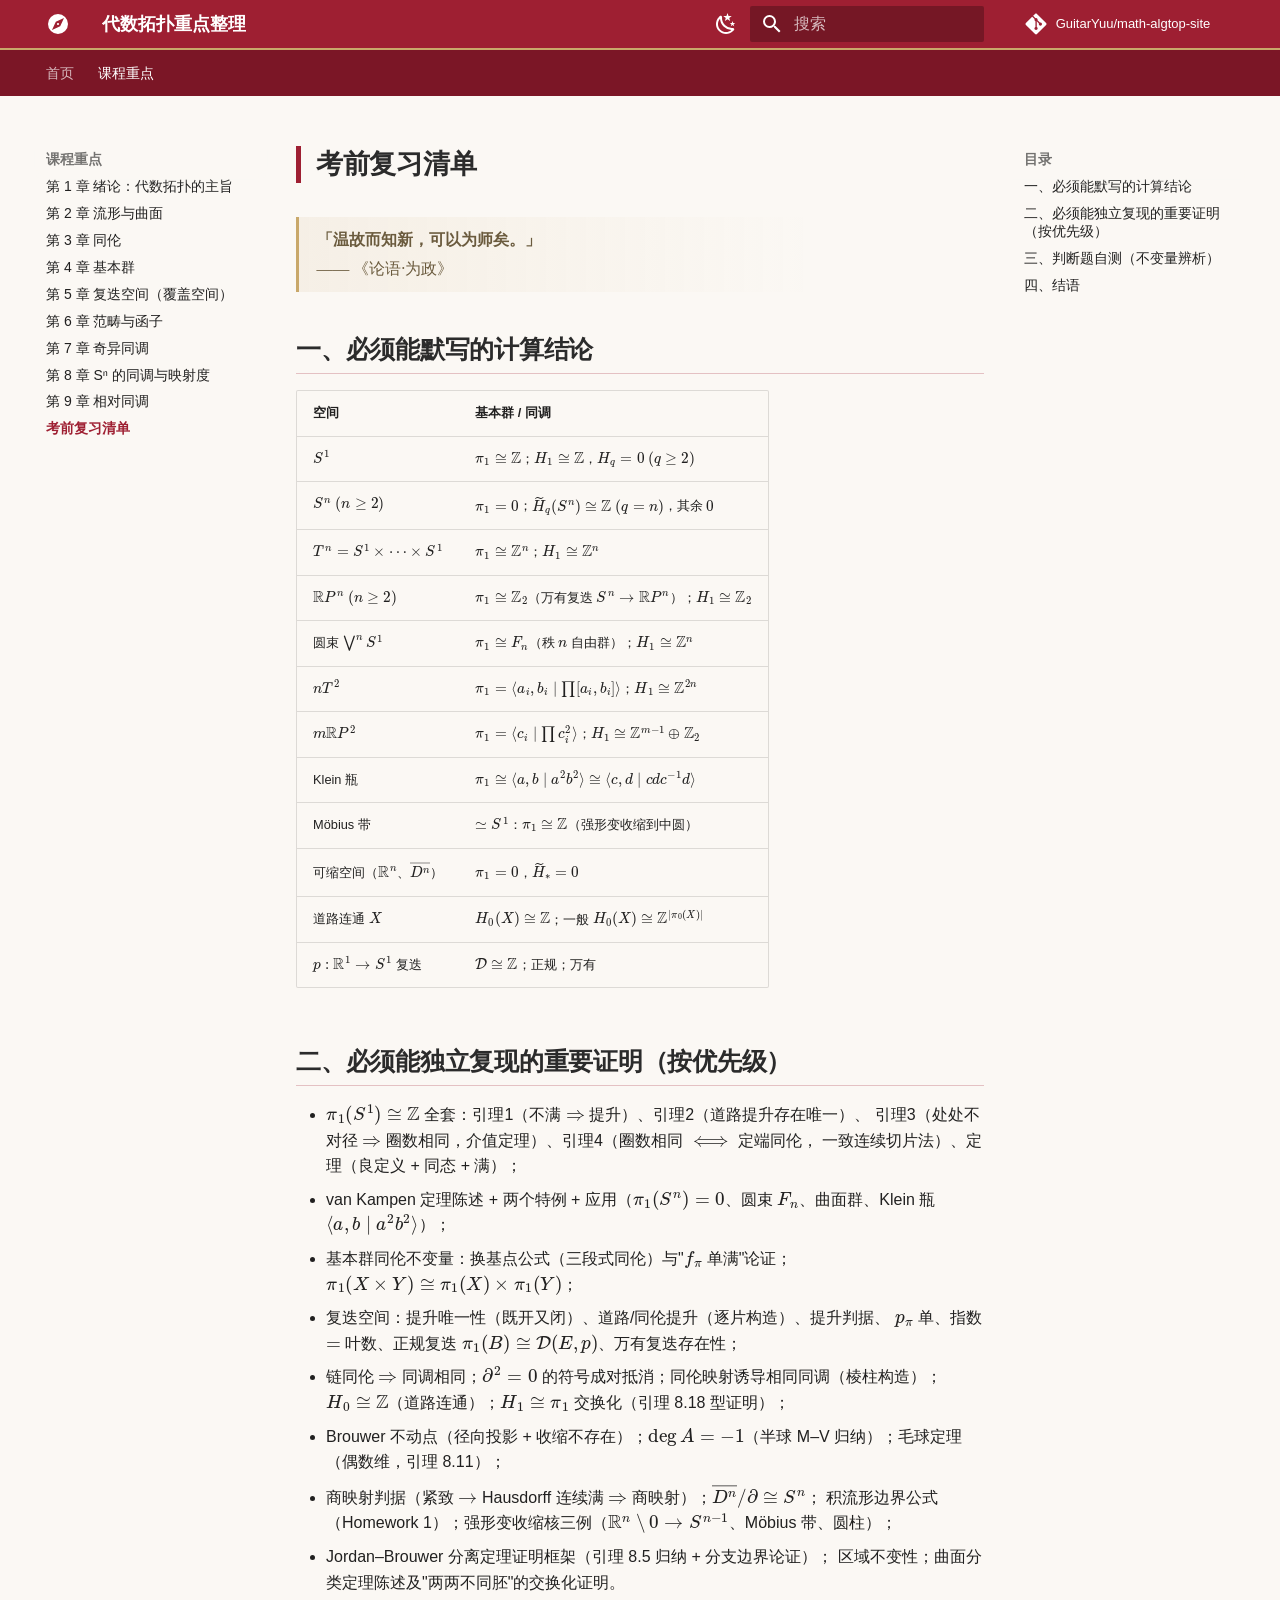
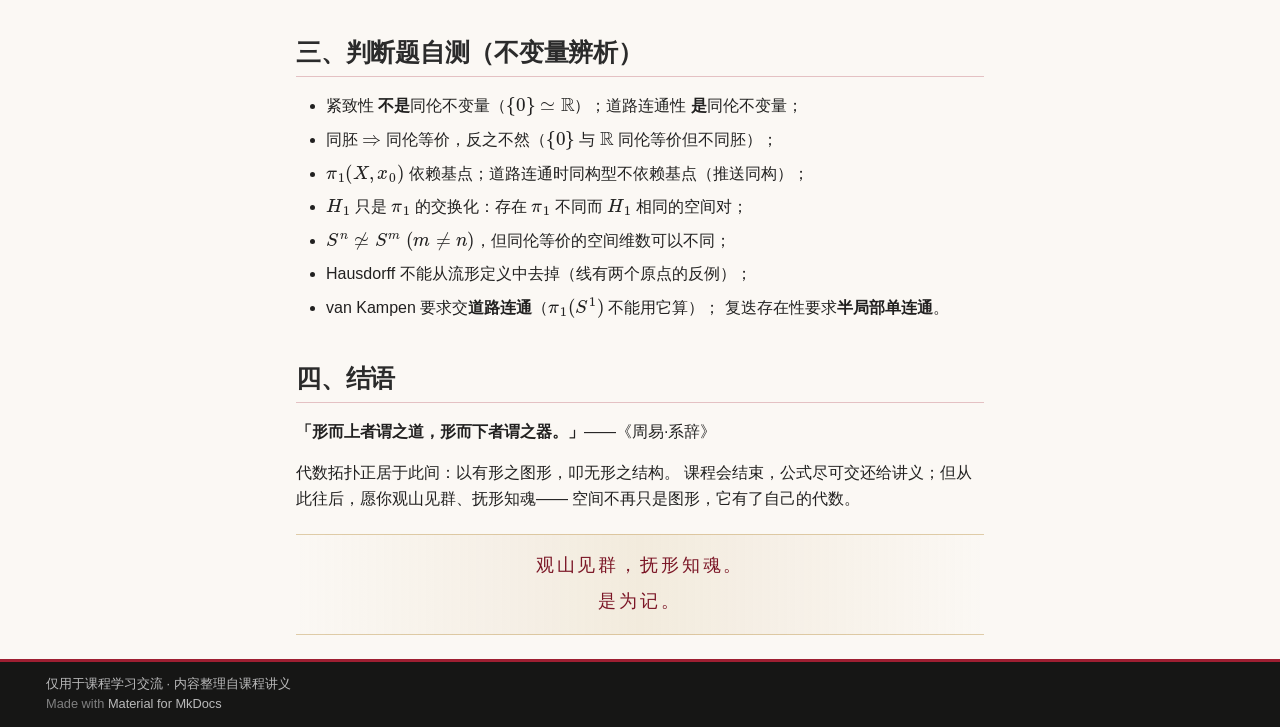
<file: checklist/index.html>
<!doctype html>
<html lang="zh" class="no-js">
  <head>
    
      <meta charset="utf-8">
      <meta name="viewport" content="width=device-width,initial-scale=1">
      
        <meta name="description" content="依据王炜飚老师《代数拓扑》课程中 Yuu 的讲义建立——重要定义、公式、定理、结论与重要证明，以考点提示标注潜在考察方向。">
      
      
        <meta name="author" content="GuitarYuu">
      
      
        <link rel="canonical" href="https://guitaryuu.github.io/math-algtop-site/checklist/">
      
      
        <link rel="prev" href="../ch09/">
      
      
      
        
      
      
      <link rel="icon" href="../assets/images/favicon.png">
      <meta name="generator" content="mkdocs-1.6.1, mkdocs-material-9.7.7">
    
    
      
        <title>考前复习清单 - 代数拓扑重点整理</title>
      
    
    
      <link rel="stylesheet" href="../assets/stylesheets/main.ec1eaa64.min.css">
      
        
        <link rel="stylesheet" href="../assets/stylesheets/palette.ab4e12ef.min.css">
      
      


    
    
      
    
    
      
    
    
      <link rel="stylesheet" href="../stylesheets/sjtudocs.css">
    
    <script>__md_scope=new URL("..",location),__md_hash=e=>[...e].reduce(((e,_)=>(e<<5)-e+_.charCodeAt(0)),0),__md_get=(e,_=localStorage,t=__md_scope)=>JSON.parse(_.getItem(t.pathname+"."+e)),__md_set=(e,_,t=localStorage,a=__md_scope)=>{try{t.setItem(a.pathname+"."+e,JSON.stringify(_))}catch(e){}}</script>
    
      

    
    
  </head>
  
  
    
    
      
    
    
    
    
    <body dir="ltr" data-md-color-scheme="default" data-md-color-primary="indigo" data-md-color-accent="indigo">
  
    
    <input class="md-toggle" data-md-toggle="drawer" type="checkbox" id="__drawer" autocomplete="off">
    <input class="md-toggle" data-md-toggle="search" type="checkbox" id="__search" autocomplete="off">
    <label class="md-overlay" for="__drawer"></label>
    <div data-md-component="skip">
      
        
        <a href="#_1" class="md-skip">
          跳转至
        </a>
      
    </div>
    <div data-md-component="announce">
      
    </div>
    
    
      

<header class="md-header" data-md-component="header">
  <nav class="md-header__inner md-grid" aria-label="页眉">
    <a href=".." title="代数拓扑重点整理" class="md-header__button md-logo" aria-label="代数拓扑重点整理" data-md-component="logo">
      
  
  <svg xmlns="http://www.w3.org/2000/svg" viewBox="0 0 24 24"><path d="M14.19 14.19 6 18l3.81-8.19L18 6m-6-4A10 10 0 0 0 2 12a10 10 0 0 0 10 10 10 10 0 0 0 10-10A10 10 0 0 0 12 2m0 8.9a1.1 1.1 0 0 0-1.1 1.1 1.1 1.1 0 0 0 1.1 1.1 1.1 1.1 0 0 0 1.1-1.1 1.1 1.1 0 0 0-1.1-1.1"/></svg>

    </a>
    <label class="md-header__button md-icon" for="__drawer">
      
      <svg xmlns="http://www.w3.org/2000/svg" viewBox="0 0 24 24"><path d="M3 6h18v2H3zm0 5h18v2H3zm0 5h18v2H3z"/></svg>
    </label>
    <div class="md-header__title" data-md-component="header-title">
      <div class="md-header__ellipsis">
        <div class="md-header__topic">
          <span class="md-ellipsis">
            代数拓扑重点整理
          </span>
        </div>
        <div class="md-header__topic" data-md-component="header-topic">
          <span class="md-ellipsis">
            
              考前复习清单
            
          </span>
        </div>
      </div>
    </div>
    
      
        <form class="md-header__option" data-md-component="palette">
  
    
    
    
    <input class="md-option" data-md-color-media="(prefers-color-scheme: light)" data-md-color-scheme="default" data-md-color-primary="indigo" data-md-color-accent="indigo"  aria-label="切换至深色模式"  type="radio" name="__palette" id="__palette_0">
    
      <label class="md-header__button md-icon" title="切换至深色模式" for="__palette_1" hidden>
        <svg xmlns="http://www.w3.org/2000/svg" viewBox="0 0 24 24"><path d="m17.75 4.09-2.53 1.94.91 3.06-2.63-1.81-2.63 1.81.91-3.06-2.53-1.94L12.44 4l1.06-3 1.06 3zm3.5 6.91-1.64 1.25.59 1.98-1.7-1.17-1.7 1.17.59-1.98L15.75 11l2.06-.05L18.5 9l.69 1.95zm-2.28 4.95c.83-.08 1.72 1.1 1.19 1.85-.32.45-.66.87-1.08 1.27C15.17 23 8.84 23 4.94 19.07c-3.91-3.9-3.91-10.24 0-14.14.4-.4.82-.76 1.27-1.08.75-.53 1.93.36 1.85 1.19-.27 2.86.69 5.83 2.89 8.02a9.96 9.96 0 0 0 8.02 2.89m-1.64 2.02a12.08 12.08 0 0 1-7.8-3.47c-2.17-2.19-3.33-5-3.49-7.82-2.81 3.14-2.7 7.96.31 10.98 3.02 3.01 7.84 3.12 10.98.31"/></svg>
      </label>
    
  
    
    
    
    <input class="md-option" data-md-color-media="(prefers-color-scheme: dark)" data-md-color-scheme="slate" data-md-color-primary="indigo" data-md-color-accent="indigo"  aria-label="切换至浅色模式"  type="radio" name="__palette" id="__palette_1">
    
      <label class="md-header__button md-icon" title="切换至浅色模式" for="__palette_0" hidden>
        <svg xmlns="http://www.w3.org/2000/svg" viewBox="0 0 24 24"><path d="M12 7a5 5 0 0 1 5 5 5 5 0 0 1-5 5 5 5 0 0 1-5-5 5 5 0 0 1 5-5m0 2a3 3 0 0 0-3 3 3 3 0 0 0 3 3 3 3 0 0 0 3-3 3 3 0 0 0-3-3m0-7 2.39 3.42C13.65 5.15 12.84 5 12 5s-1.65.15-2.39.42zM3.34 7l4.16-.35A7.2 7.2 0 0 0 5.94 8.5c-.44.74-.69 1.5-.83 2.29zm.02 10 1.76-3.77a7.131 7.131 0 0 0 2.38 4.14zM20.65 7l-1.77 3.79a7.02 7.02 0 0 0-2.38-4.15zm-.01 10-4.14.36c.59-.51 1.12-1.14 1.54-1.86.42-.73.69-1.5.83-2.29zM12 22l-2.41-3.44c.74.27 1.55.44 2.41.44.82 0 1.63-.17 2.37-.44z"/></svg>
      </label>
    
  
</form>
      
    
    
      <script>var palette=__md_get("__palette");if(palette&&palette.color){if("(prefers-color-scheme)"===palette.color.media){var media=matchMedia("(prefers-color-scheme: light)"),input=document.querySelector(media.matches?"[data-md-color-media='(prefers-color-scheme: light)']":"[data-md-color-media='(prefers-color-scheme: dark)']");palette.color.media=input.getAttribute("data-md-color-media"),palette.color.scheme=input.getAttribute("data-md-color-scheme"),palette.color.primary=input.getAttribute("data-md-color-primary"),palette.color.accent=input.getAttribute("data-md-color-accent")}for(var[key,value]of Object.entries(palette.color))document.body.setAttribute("data-md-color-"+key,value)}</script>
    
    
    
      
      
        <label class="md-header__button md-icon" for="__search">
          
          <svg xmlns="http://www.w3.org/2000/svg" viewBox="0 0 24 24"><path d="M9.5 3A6.5 6.5 0 0 1 16 9.5c0 1.61-.59 3.09-1.56 4.23l.27.27h.79l5 5-1.5 1.5-5-5v-.79l-.27-.27A6.52 6.52 0 0 1 9.5 16 6.5 6.5 0 0 1 3 9.5 6.5 6.5 0 0 1 9.5 3m0 2C7 5 5 7 5 9.5S7 14 9.5 14 14 12 14 9.5 12 5 9.5 5"/></svg>
        </label>
        <div class="md-search" data-md-component="search" role="dialog">
  <label class="md-search__overlay" for="__search"></label>
  <div class="md-search__inner" role="search">
    <form class="md-search__form" name="search">
      <input type="text" class="md-search__input" name="query" aria-label="搜索" placeholder="搜索" autocapitalize="off" autocorrect="off" autocomplete="off" spellcheck="false" data-md-component="search-query" required>
      <label class="md-search__icon md-icon" for="__search">
        
        <svg xmlns="http://www.w3.org/2000/svg" viewBox="0 0 24 24"><path d="M9.5 3A6.5 6.5 0 0 1 16 9.5c0 1.61-.59 3.09-1.56 4.23l.27.27h.79l5 5-1.5 1.5-5-5v-.79l-.27-.27A6.52 6.52 0 0 1 9.5 16 6.5 6.5 0 0 1 3 9.5 6.5 6.5 0 0 1 9.5 3m0 2C7 5 5 7 5 9.5S7 14 9.5 14 14 12 14 9.5 12 5 9.5 5"/></svg>
        
        <svg xmlns="http://www.w3.org/2000/svg" viewBox="0 0 24 24"><path d="M20 11v2H8l5.5 5.5-1.42 1.42L4.16 12l7.92-7.92L13.5 5.5 8 11z"/></svg>
      </label>
      <nav class="md-search__options" aria-label="查找">
        
        <button type="reset" class="md-search__icon md-icon" title="清空当前内容" aria-label="清空当前内容" tabindex="-1">
          
          <svg xmlns="http://www.w3.org/2000/svg" viewBox="0 0 24 24"><path d="M19 6.41 17.59 5 12 10.59 6.41 5 5 6.41 10.59 12 5 17.59 6.41 19 12 13.41 17.59 19 19 17.59 13.41 12z"/></svg>
        </button>
      </nav>
      
        <div class="md-search__suggest" data-md-component="search-suggest"></div>
      
    </form>
    <div class="md-search__output">
      <div class="md-search__scrollwrap" tabindex="0" data-md-scrollfix>
        <div class="md-search-result" data-md-component="search-result">
          <div class="md-search-result__meta">
            正在初始化搜索引擎
          </div>
          <ol class="md-search-result__list" role="presentation"></ol>
        </div>
      </div>
    </div>
  </div>
</div>
      
    
    
      <div class="md-header__source">
        <a href="https://github.com/GuitarYuu/math-algtop-site" title="前往仓库" class="md-source" data-md-component="source">
  <div class="md-source__icon md-icon">
    
    <svg xmlns="http://www.w3.org/2000/svg" viewBox="0 0 448 512"><!--! Font Awesome Free 7.1.0 by @fontawesome - https://fontawesome.com License - https://fontawesome.com/license/free (Icons: CC BY 4.0, Fonts: SIL OFL 1.1, Code: MIT License) Copyright 2025 Fonticons, Inc.--><path d="M439.6 236.1 244 40.5c-5.4-5.5-12.8-8.5-20.4-8.5s-15 3-20.4 8.4L162.5 81l51.5 51.5c27.1-9.1 52.7 16.8 43.4 43.7l49.7 49.7c34.2-11.8 61.2 31 35.5 56.7-26.5 26.5-70.2-2.9-56-37.3L240.3 199v121.9c25.3 12.5 22.3 41.8 9.1 55-6.4 6.4-15.2 10.1-24.3 10.1s-17.8-3.6-24.3-10.1c-17.6-17.6-11.1-46.9 11.2-56v-123c-20.8-8.5-24.6-30.7-18.6-45L142.6 101 8.5 235.1C3 240.6 0 247.9 0 255.5s3 15 8.5 20.4l195.6 195.7c5.4 5.4 12.7 8.4 20.4 8.4s15-3 20.4-8.4l194.7-194.7c5.4-5.4 8.4-12.8 8.4-20.4s-3-15-8.4-20.4"/></svg>
  </div>
  <div class="md-source__repository">
    GuitarYuu/math-algtop-site
  </div>
</a>
      </div>
    
  </nav>
  
</header>
    
    <div class="md-container" data-md-component="container">
      
      
        
          
            
<nav class="md-tabs" aria-label="标签" data-md-component="tabs">
  <div class="md-grid">
    <ul class="md-tabs__list">
      
        
  
  
  
  
    <li class="md-tabs__item">
      <a href=".." class="md-tabs__link">
        
  
  
    
  
  首页

      </a>
    </li>
  

      
        
  
  
  
    
  
  
    
    
      <li class="md-tabs__item md-tabs__item--active">
        <a href="../ch01/" class="md-tabs__link">
          
  
  
    
  
  课程重点

        </a>
      </li>
    
  

      
    </ul>
  </div>
</nav>
          
        
      
      <main class="md-main" data-md-component="main">
        <div class="md-main__inner md-grid">
          
            
              
              <div class="md-sidebar md-sidebar--primary" data-md-component="sidebar" data-md-type="navigation" >
                <div class="md-sidebar__scrollwrap">
                  <div class="md-sidebar__inner">
                    


  


<nav class="md-nav md-nav--primary md-nav--lifted" aria-label="导航栏" data-md-level="0">
  <label class="md-nav__title" for="__drawer">
    <a href=".." title="代数拓扑重点整理" class="md-nav__button md-logo" aria-label="代数拓扑重点整理" data-md-component="logo">
      
  
  <svg xmlns="http://www.w3.org/2000/svg" viewBox="0 0 24 24"><path d="M14.19 14.19 6 18l3.81-8.19L18 6m-6-4A10 10 0 0 0 2 12a10 10 0 0 0 10 10 10 10 0 0 0 10-10A10 10 0 0 0 12 2m0 8.9a1.1 1.1 0 0 0-1.1 1.1 1.1 1.1 0 0 0 1.1 1.1 1.1 1.1 0 0 0 1.1-1.1 1.1 1.1 0 0 0-1.1-1.1"/></svg>

    </a>
    代数拓扑重点整理
  </label>
  
    <div class="md-nav__source">
      <a href="https://github.com/GuitarYuu/math-algtop-site" title="前往仓库" class="md-source" data-md-component="source">
  <div class="md-source__icon md-icon">
    
    <svg xmlns="http://www.w3.org/2000/svg" viewBox="0 0 448 512"><!--! Font Awesome Free 7.1.0 by @fontawesome - https://fontawesome.com License - https://fontawesome.com/license/free (Icons: CC BY 4.0, Fonts: SIL OFL 1.1, Code: MIT License) Copyright 2025 Fonticons, Inc.--><path d="M439.6 236.1 244 40.5c-5.4-5.5-12.8-8.5-20.4-8.5s-15 3-20.4 8.4L162.5 81l51.5 51.5c27.1-9.1 52.7 16.8 43.4 43.7l49.7 49.7c34.2-11.8 61.2 31 35.5 56.7-26.5 26.5-70.2-2.9-56-37.3L240.3 199v121.9c25.3 12.5 22.3 41.8 9.1 55-6.4 6.4-15.2 10.1-24.3 10.1s-17.8-3.6-24.3-10.1c-17.6-17.6-11.1-46.9 11.2-56v-123c-20.8-8.5-24.6-30.7-18.6-45L142.6 101 8.5 235.1C3 240.6 0 247.9 0 255.5s3 15 8.5 20.4l195.6 195.7c5.4 5.4 12.7 8.4 20.4 8.4s15-3 20.4-8.4l194.7-194.7c5.4-5.4 8.4-12.8 8.4-20.4s-3-15-8.4-20.4"/></svg>
  </div>
  <div class="md-source__repository">
    GuitarYuu/math-algtop-site
  </div>
</a>
    </div>
  
  <ul class="md-nav__list" data-md-scrollfix>
    
      
      
  
  
  
  
    <li class="md-nav__item">
      <a href=".." class="md-nav__link">
        
  
  
  <span class="md-ellipsis">
    
  
    首页
  

    
  </span>
  
  

      </a>
    </li>
  

    
      
      
  
  
    
  
  
  
    
    
      
        
      
        
      
        
      
        
      
        
      
        
      
        
      
        
      
        
      
        
      
    
    
    
      
        
        
      
      
        
      
    
    
    <li class="md-nav__item md-nav__item--active md-nav__item--section md-nav__item--nested">
      
        
        
        <input class="md-nav__toggle md-toggle " type="checkbox" id="__nav_2" checked>
        
          
          <label class="md-nav__link" for="__nav_2" id="__nav_2_label" tabindex="">
            
  
  
  <span class="md-ellipsis">
    
  
    课程重点
  

    
  </span>
  
  

            <span class="md-nav__icon md-icon"></span>
          </label>
        
        <nav class="md-nav" data-md-level="1" aria-labelledby="__nav_2_label" aria-expanded="true">
          <label class="md-nav__title" for="__nav_2">
            <span class="md-nav__icon md-icon"></span>
            
  
    课程重点
  

          </label>
          <ul class="md-nav__list" data-md-scrollfix>
            
              
                
  
  
  
  
    <li class="md-nav__item">
      <a href="../ch01/" class="md-nav__link">
        
  
  
  <span class="md-ellipsis">
    
  
    第 1 章 绪论：代数拓扑的主旨
  

    
  </span>
  
  

      </a>
    </li>
  

              
            
              
                
  
  
  
  
    <li class="md-nav__item">
      <a href="../ch02/" class="md-nav__link">
        
  
  
  <span class="md-ellipsis">
    
  
    第 2 章 流形与曲面
  

    
  </span>
  
  

      </a>
    </li>
  

              
            
              
                
  
  
  
  
    <li class="md-nav__item">
      <a href="../ch03/" class="md-nav__link">
        
  
  
  <span class="md-ellipsis">
    
  
    第 3 章 同伦
  

    
  </span>
  
  

      </a>
    </li>
  

              
            
              
                
  
  
  
  
    <li class="md-nav__item">
      <a href="../ch04/" class="md-nav__link">
        
  
  
  <span class="md-ellipsis">
    
  
    第 4 章 基本群
  

    
  </span>
  
  

      </a>
    </li>
  

              
            
              
                
  
  
  
  
    <li class="md-nav__item">
      <a href="../ch05/" class="md-nav__link">
        
  
  
  <span class="md-ellipsis">
    
  
    第 5 章 复迭空间（覆盖空间）
  

    
  </span>
  
  

      </a>
    </li>
  

              
            
              
                
  
  
  
  
    <li class="md-nav__item">
      <a href="../ch06/" class="md-nav__link">
        
  
  
  <span class="md-ellipsis">
    
  
    第 6 章 范畴与函子
  

    
  </span>
  
  

      </a>
    </li>
  

              
            
              
                
  
  
  
  
    <li class="md-nav__item">
      <a href="../ch07/" class="md-nav__link">
        
  
  
  <span class="md-ellipsis">
    
  
    第 7 章 奇异同调
  

    
  </span>
  
  

      </a>
    </li>
  

              
            
              
                
  
  
  
  
    <li class="md-nav__item">
      <a href="../ch08/" class="md-nav__link">
        
  
  
  <span class="md-ellipsis">
    
  
    第 8 章 Sⁿ 的同调与映射度
  

    
  </span>
  
  

      </a>
    </li>
  

              
            
              
                
  
  
  
  
    <li class="md-nav__item">
      <a href="../ch09/" class="md-nav__link">
        
  
  
  <span class="md-ellipsis">
    
  
    第 9 章 相对同调
  

    
  </span>
  
  

      </a>
    </li>
  

              
            
              
                
  
  
    
  
  
  
    <li class="md-nav__item md-nav__item--active">
      
      <input class="md-nav__toggle md-toggle" type="checkbox" id="__toc">
      
      
        
      
      
        <label class="md-nav__link md-nav__link--active" for="__toc">
          
  
  
  <span class="md-ellipsis">
    
  
    考前复习清单
  

    
  </span>
  
  

          <span class="md-nav__icon md-icon"></span>
        </label>
      
      <a href="./" class="md-nav__link md-nav__link--active">
        
  
  
  <span class="md-ellipsis">
    
  
    考前复习清单
  

    
  </span>
  
  

      </a>
      
        

<nav class="md-nav md-nav--secondary" aria-label="目录">
  
  
  
    
  
  
    <label class="md-nav__title" for="__toc">
      <span class="md-nav__icon md-icon"></span>
      目录
    </label>
    <ul class="md-nav__list" data-md-component="toc" data-md-scrollfix>
      
        <li class="md-nav__item">
  <a href="#_2" class="md-nav__link">
    <span class="md-ellipsis">
      
        一、必须能默写的计算结论
      
    </span>
  </a>
  
</li>
      
        <li class="md-nav__item">
  <a href="#_3" class="md-nav__link">
    <span class="md-ellipsis">
      
        二、必须能独立复现的重要证明（按优先级）
      
    </span>
  </a>
  
</li>
      
        <li class="md-nav__item">
  <a href="#_4" class="md-nav__link">
    <span class="md-ellipsis">
      
        三、判断题自测（不变量辨析）
      
    </span>
  </a>
  
</li>
      
        <li class="md-nav__item">
  <a href="#_5" class="md-nav__link">
    <span class="md-ellipsis">
      
        四、结语
      
    </span>
  </a>
  
</li>
      
    </ul>
  
</nav>
      
    </li>
  

              
            
          </ul>
        </nav>
      
    </li>
  

    
  </ul>
</nav>
                  </div>
                </div>
              </div>
            
            
              
              <div class="md-sidebar md-sidebar--secondary" data-md-component="sidebar" data-md-type="toc" >
                <div class="md-sidebar__scrollwrap">
                  <div class="md-sidebar__inner">
                    

<nav class="md-nav md-nav--secondary" aria-label="目录">
  
  
  
    
  
  
    <label class="md-nav__title" for="__toc">
      <span class="md-nav__icon md-icon"></span>
      目录
    </label>
    <ul class="md-nav__list" data-md-component="toc" data-md-scrollfix>
      
        <li class="md-nav__item">
  <a href="#_2" class="md-nav__link">
    <span class="md-ellipsis">
      
        一、必须能默写的计算结论
      
    </span>
  </a>
  
</li>
      
        <li class="md-nav__item">
  <a href="#_3" class="md-nav__link">
    <span class="md-ellipsis">
      
        二、必须能独立复现的重要证明（按优先级）
      
    </span>
  </a>
  
</li>
      
        <li class="md-nav__item">
  <a href="#_4" class="md-nav__link">
    <span class="md-ellipsis">
      
        三、判断题自测（不变量辨析）
      
    </span>
  </a>
  
</li>
      
        <li class="md-nav__item">
  <a href="#_5" class="md-nav__link">
    <span class="md-ellipsis">
      
        四、结语
      
    </span>
  </a>
  
</li>
      
    </ul>
  
</nav>
                  </div>
                </div>
              </div>
            
          
          
            <div class="md-content" data-md-component="content">
              
              <article class="md-content__inner md-typeset">
                
                  



<h1 id="_1">考前复习清单<a class="headerlink" href="#_1" title="Permanent link">#</a></h1>
<div class="epigraph">
<p><strong>「温故而知新，可以为师矣。」</strong></p>
<p>—— 《论语·为政》</p>
</div>
<h2 id="_2">一、必须能默写的计算结论<a class="headerlink" href="#_2" title="Permanent link">#</a></h2>
<table>
<thead>
<tr>
<th>空间</th>
<th>基本群 / 同调</th>
</tr>
</thead>
<tbody>
<tr>
<td><span class="arithmatex">\(S^1\)</span></td>
<td><span class="arithmatex">\(\pi_1\cong\mathbb{Z}\)</span>；<span class="arithmatex">\(H_1\cong\mathbb{Z}\)</span>，<span class="arithmatex">\(H_q=0\ (q\ge2)\)</span></td>
</tr>
<tr>
<td><span class="arithmatex">\(S^n\ (n\ge2)\)</span></td>
<td><span class="arithmatex">\(\pi_1=0\)</span>；<span class="arithmatex">\(\widetilde H_q(S^n)\cong\mathbb{Z}\ (q=n)\)</span>，其余 <span class="arithmatex">\(0\)</span></td>
</tr>
<tr>
<td><span class="arithmatex">\(T^n=S^1\times\cdots\times S^1\)</span></td>
<td><span class="arithmatex">\(\pi_1\cong\mathbb{Z}^n\)</span>；<span class="arithmatex">\(H_1\cong\mathbb{Z}^n\)</span></td>
</tr>
<tr>
<td><span class="arithmatex">\(\mathbb{R}P^{n}\ (n\ge2)\)</span></td>
<td><span class="arithmatex">\(\pi_1\cong\mathbb{Z}_2\)</span>（万有复迭 <span class="arithmatex">\(S^n\to\mathbb{R}P^{n}\)</span>）；<span class="arithmatex">\(H_1\cong\mathbb{Z}_2\)</span></td>
</tr>
<tr>
<td>圆束 <span class="arithmatex">\(\bigvee^n S^1\)</span></td>
<td><span class="arithmatex">\(\pi_1\cong F_n\)</span>（秩 <span class="arithmatex">\(n\)</span> 自由群）；<span class="arithmatex">\(H_1\cong\mathbb{Z}^n\)</span></td>
</tr>
<tr>
<td><span class="arithmatex">\(nT^2\)</span></td>
<td><span class="arithmatex">\(\pi_1=\langle a_i,b_i\mid\prod[a_i,b_i]\rangle\)</span>；<span class="arithmatex">\(H_1\cong\mathbb{Z}^{2n}\)</span></td>
</tr>
<tr>
<td><span class="arithmatex">\(m\mathbb{R}P^{2}\)</span></td>
<td><span class="arithmatex">\(\pi_1=\langle c_i\mid\prod c_i^2\rangle\)</span>；<span class="arithmatex">\(H_1\cong\mathbb{Z}^{m-1}\oplus\mathbb{Z}_2\)</span></td>
</tr>
<tr>
<td>Klein 瓶</td>
<td><span class="arithmatex">\(\pi_1\cong\langle a,b\mid a^2b^2\rangle\cong\langle c,d\mid cdc^{-1} d\rangle\)</span></td>
</tr>
<tr>
<td>Möbius 带</td>
<td><span class="arithmatex">\(\simeq S^1\)</span>：<span class="arithmatex">\(\pi_1\cong\mathbb{Z}\)</span>（强形变收缩到中圆）</td>
</tr>
<tr>
<td>可缩空间（<span class="arithmatex">\(\mathbb{R}^n\)</span>、<span class="arithmatex">\(\overline{D^n}\)</span>）</td>
<td><span class="arithmatex">\(\pi_1=0\)</span>，<span class="arithmatex">\(\widetilde H_*=0\)</span></td>
</tr>
<tr>
<td>道路连通 <span class="arithmatex">\(X\)</span></td>
<td><span class="arithmatex">\(H_0(X)\cong\mathbb{Z}\)</span>；一般 <span class="arithmatex">\(H_0(X)\cong\mathbb{Z}^{\vert \pi_0(X)\vert }\)</span></td>
</tr>
<tr>
<td><span class="arithmatex">\(p:\mathbb{R}^1\to S^1\)</span> 复迭</td>
<td><span class="arithmatex">\(\mathcal D\cong\mathbb{Z}\)</span>；正规；万有</td>
</tr>
</tbody>
</table>
<h2 id="_3">二、必须能独立复现的重要证明（按优先级）<a class="headerlink" href="#_3" title="Permanent link">#</a></h2>
<ul>
<li><span class="arithmatex">\(\pi_1(S^1)\cong\mathbb{Z}\)</span> 全套：引理1（不满 <span class="arithmatex">\(\Rightarrow\)</span> 提升）、引理2（道路提升存在唯一）、
引理3（处处不对径 <span class="arithmatex">\(\Rightarrow\)</span> 圈数相同，介值定理）、引理4（圈数相同 <span class="arithmatex">\(\iff\)</span> 定端同伦，
一致连续切片法）、定理（良定义 + 同态 + 满）；</li>
<li>van Kampen 定理陈述 + 两个特例 + 应用（<span class="arithmatex">\(\pi_1(S^n)=0\)</span>、圆束 <span class="arithmatex">\(F_n\)</span>、曲面群、Klein 瓶 <span class="arithmatex">\(\langle a,b\mid a^2b^2\rangle\)</span>）；</li>
<li>基本群同伦不变量：换基点公式（三段式同伦）与"<span class="arithmatex">\(f_\pi\)</span> 单满"论证；
<span class="arithmatex">\(\pi_1(X\times Y)\cong\pi_1(X)\times\pi_1(Y)\)</span>；</li>
<li>复迭空间：提升唯一性（既开又闭）、道路/同伦提升（逐片构造）、提升判据、
<span class="arithmatex">\(p_\pi\)</span> 单、指数 <span class="arithmatex">\(=\)</span> 叶数、正规复迭 <span class="arithmatex">\(\pi_1(B)\cong\mathcal D(E,p)\)</span>、万有复迭存在性；</li>
<li>链同伦 <span class="arithmatex">\(\Rightarrow\)</span> 同调相同；<span class="arithmatex">\(\partial^2=0\)</span> 的符号成对抵消；同伦映射诱导相同同调（棱柱构造）；
<span class="arithmatex">\(H_0\cong\mathbb{Z}\)</span>（道路连通）；<span class="arithmatex">\(H_1\cong\pi_1\)</span> 交换化（引理 8.18 型证明）；</li>
<li>Brouwer 不动点（径向投影 + 收缩不存在）；<span class="arithmatex">\(\deg A=-1\)</span>（半球 M–V 归纳）；毛球定理（偶数维，引理 8.11）；</li>
<li>商映射判据（紧致 <span class="arithmatex">\(\to\)</span> Hausdorff 连续满 <span class="arithmatex">\(\Rightarrow\)</span> 商映射）；<span class="arithmatex">\(\overline{D^n}/\partial\cong S^n\)</span>；
积流形边界公式（Homework 1）；强形变收缩核三例（<span class="arithmatex">\(\mathbb{R}^n\setminus0\to S^{n-1}\)</span>、Möbius 带、圆柱）；</li>
<li>Jordan–Brouwer 分离定理证明框架（引理 8.5 归纳 + 分支边界论证）；
区域不变性；曲面分类定理陈述及"两两不同胚"的交换化证明。</li>
</ul>
<h2 id="_4">三、判断题自测（不变量辨析）<a class="headerlink" href="#_4" title="Permanent link">#</a></h2>
<ul>
<li>紧致性 <strong>不是</strong>同伦不变量（<span class="arithmatex">\(\{0\}\simeq\mathbb{R}\)</span>）；道路连通性 <strong>是</strong>同伦不变量；</li>
<li>同胚 <span class="arithmatex">\(\Rightarrow\)</span> 同伦等价，反之不然（<span class="arithmatex">\(\{0\}\)</span> 与 <span class="arithmatex">\(\mathbb{R}\)</span> 同伦等价但不同胚）；</li>
<li><span class="arithmatex">\(\pi_1(X,x_0)\)</span> 依赖基点；道路连通时同构型不依赖基点（推送同构）；</li>
<li><span class="arithmatex">\(H_1\)</span> 只是 <span class="arithmatex">\(\pi_1\)</span> 的交换化：存在 <span class="arithmatex">\(\pi_1\)</span> 不同而 <span class="arithmatex">\(H_1\)</span> 相同的空间对；</li>
<li><span class="arithmatex">\(S^n\not\simeq S^m\ (m\neq n)\)</span>，但同伦等价的空间维数可以不同；</li>
<li>Hausdorff 不能从流形定义中去掉（线有两个原点的反例）；</li>
<li>van Kampen 要求交<strong>道路连通</strong>（<span class="arithmatex">\(\pi_1(S^1)\)</span> 不能用它算）；
复迭存在性要求<strong>半局部单连通</strong>。</li>
</ul>
<h2 id="_5">四、结语<a class="headerlink" href="#_5" title="Permanent link">#</a></h2>
<p><strong>「形而上者谓之道，形而下者谓之器。」</strong>——《周易·系辞》</p>
<p>代数拓扑正居于此间：以有形之图形，叩无形之结构。
课程会结束，公式尽可交还给讲义；但从此往后，愿你观山见群、抚形知魂——
空间不再只是图形，它有了自己的代数。</p>
<div class="final-quote">观山见群，抚形知魂。<br>是为记。</div>












                
              </article>
            </div>
          
          
<script>var target=document.getElementById(location.hash.slice(1));target&&target.name&&(target.checked=target.name.startsWith("__tabbed_"))</script>
        </div>
        
          <button type="button" class="md-top md-icon" data-md-component="top" hidden>
  
  <svg xmlns="http://www.w3.org/2000/svg" viewBox="0 0 24 24"><path d="M13 20h-2V8l-5.5 5.5-1.42-1.42L12 4.16l7.92 7.92-1.42 1.42L13 8z"/></svg>
  回到页面顶部
</button>
        
      </main>
      
        <footer class="md-footer">
  
  <div class="md-footer-meta md-typeset">
    <div class="md-footer-meta__inner md-grid">
      <div class="md-copyright">
  
    <div class="md-copyright__highlight">
      仅用于课程学习交流 · 内容整理自课程讲义
    </div>
  
  
    Made with
    <a href="https://squidfunk.github.io/mkdocs-material/" target="_blank" rel="noopener">
      Material for MkDocs
    </a>
  
</div>
      
    </div>
  </div>
</footer>
      
    </div>
    <div class="md-dialog" data-md-component="dialog">
      <div class="md-dialog__inner md-typeset"></div>
    </div>
    
    
    
      
      
      <script id="__config" type="application/json">{"annotate": null, "base": "..", "features": ["navigation.tabs", "navigation.sections", "navigation.top", "navigation.indexes", "search.suggest", "search.highlight", "content.tooltips"], "search": "../assets/javascripts/workers/search.2c215733.min.js", "tags": null, "translations": {"clipboard.copied": "\u5df2\u590d\u5236", "clipboard.copy": "\u590d\u5236", "search.result.more.one": "\u5728\u8be5\u9875\u4e0a\u8fd8\u6709 1 \u4e2a\u7b26\u5408\u6761\u4ef6\u7684\u7ed3\u679c", "search.result.more.other": "\u5728\u8be5\u9875\u4e0a\u8fd8\u6709 # \u4e2a\u7b26\u5408\u6761\u4ef6\u7684\u7ed3\u679c", "search.result.none": "\u6ca1\u6709\u627e\u5230\u7b26\u5408\u6761\u4ef6\u7684\u7ed3\u679c", "search.result.one": "\u627e\u5230 1 \u4e2a\u7b26\u5408\u6761\u4ef6\u7684\u7ed3\u679c", "search.result.other": "# \u4e2a\u7b26\u5408\u6761\u4ef6\u7684\u7ed3\u679c", "search.result.placeholder": "\u952e\u5165\u4ee5\u5f00\u59cb\u641c\u7d22", "search.result.term.missing": "\u7f3a\u5c11", "select.version": "\u9009\u62e9\u5f53\u524d\u7248\u672c"}, "version": null}</script>
    
    
      <script src="../assets/javascripts/bundle.d7400e89.min.js"></script>
      
        <script src="../javascripts/mathjax-config.js"></script>
      
        <script src="../javascripts/vendor/mathjax/tex-mml-chtml.js"></script>
      
    
  </body>
</html>
</file>
<file: stylesheets/sjtudocs.css>
/* ===================================================================
   SJTU 风格主题 —— 代数拓扑重点整理
   交大红主色 + 白色版面 + 金色点缀；自定义定理类 admonition 配色
   =================================================================== */

:root {
  --sjtu-red: #9E1F32;        /* 交大红 */
  --sjtu-red-deep: #7B1626;
  --sjtu-red-dark: #5E101C;
  --sjtu-gold: #C9A86A;
  --sjtu-paper: #FBF8F4;
  --sjtu-ink: #2B2B2B;
}

/* ---------- 全局字体与基调 ---------- */
body,
.md-typeset {
  font-family: -apple-system, "Segoe UI", "PingFang SC", "Microsoft YaHei",
    "Noto Sans SC", "Source Han Sans SC", sans-serif;
}
.md-typeset h1,
.md-typeset h2 {
  font-weight: 700;
  color: var(--sjtu-ink);
}
.md-typeset h1 {
  position: relative;
  z-index: 1;
  font-size: 1.7em;
  padding-left: 0.55em;
  border-left: 5px solid var(--sjtu-red);
  line-height: 1.35;
}
.md-typeset h2 {
  padding-bottom: 0.25em;
  border-bottom: 1px solid rgba(158, 31, 50, 0.25);
}

/* ---------- Material 主题色：交大红 ---------- */
:root > * {
  --md-primary-fg-color: var(--sjtu-red);
  --md-primary-fg-color--light: #B8495C;
  --md-primary-fg-color--dark: var(--sjtu-red-deep);
  --md-accent-fg-color: var(--sjtu-red);
  --md-default-bg-color: var(--sjtu-paper);
  --md-typeset-a-color: var(--sjtu-red);
}
[data-md-color-scheme="slate"] {
  --md-default-bg-color: #1B1A1A;
  --sjtu-paper: #1B1A1A;
}
.md-header {
  box-shadow: 0 2px 0 var(--sjtu-gold);
}
.md-tabs {
  background: var(--sjtu-red-deep);
}
.md-footer {
  border-top: 3px solid var(--sjtu-red);
}
.md-typeset a:focus,
.md-typeset a:hover {
  color: var(--sjtu-red-deep);
}

/* 侧边目录当前项红色 */
.md-nav__item--active > .md-nav__link {
  color: var(--sjtu-red);
  font-weight: 600;
}

/* ---------- 自定义 admonition：定理家族 ---------- */
.md-typeset .admonition,
.md-typeset details {
  border: none;
  border-left: 4px solid var(--sjtu-red);
  box-shadow: 0 1px 4px rgba(0, 0, 0, 0.08);
  background: #fff;
}
[data-md-color-scheme="slate"] .md-typeset .admonition,
[data-md-color-scheme="slate"] .md-typeset details {
  background: #242323;
}
.md-typeset .admonition > .admonition-title,
.md-typeset details > summary {
  background: rgba(158, 31, 50, 0.08);
  border-bottom: 1px solid rgba(158, 31, 50, 0.18);
  font-weight: 600;
}
.md-typeset .admonition > .admonition-title::before,
.md-typeset details > summary::after {
  display: none;
}

/* 定义 —— 蓝 */
.md-typeset .admonition.definition {
  border-left-color: #2B6CB0;
}
.md-typeset .admonition.definition > .admonition-title {
  background: rgba(43, 108, 176, 0.08);
  border-bottom-color: rgba(43, 108, 176, 0.2);
}

/* 定理 / 命题 / 引理 / 推论 —— 交大红 */
.md-typeset .admonition.theorem,
.md-typeset .admonition.proposition,
.md-typeset .admonition.lemma,
.md-typeset .admonition.corollary {
  border-left-color: var(--sjtu-red);
}

/* 例 —— 青绿 */
.md-typeset .admonition.example {
  border-left-color: #2F855A;
}
.md-typeset .admonition.example > .admonition-title {
  background: rgba(47, 133, 90, 0.08);
  border-bottom-color: rgba(47, 133, 90, 0.2);
}

/* 注 —— 灰 */
.md-typeset .admonition.remark {
  border-left-color: #718096;
}
.md-typeset .admonition.remark > .admonition-title {
  background: rgba(113, 128, 150, 0.1);
  border-bottom-color: rgba(113, 128, 150, 0.2);
}

/* 证明 —— 可折叠，浅灰 */
.md-typeset details.proof {
  border-left-color: #A0AEC0;
}
.md-typeset details.proof > summary {
  background: rgba(160, 174, 192, 0.1);
  border-bottom-color: rgba(160, 174, 192, 0.2);
}

/* 考点提示 —— 金红渐变重点框 */
.md-typeset .admonition.kaodian {
  border: 1px solid rgba(158, 31, 50, 0.35);
  border-left: 5px solid var(--sjtu-red);
  background: linear-gradient(135deg, rgba(201, 168, 106, 0.12), rgba(158, 31, 50, 0.06));
}
.md-typeset .admonition.kaodian > .admonition-title {
  background: linear-gradient(90deg, var(--sjtu-red), var(--sjtu-red-deep));
  color: #fff;
  border-bottom: none;
}
.md-typeset .admonition.kaodian > .admonition-title::before {
  display: inline-block;
  content: "★";
  margin-right: 0.4em;
  color: var(--sjtu-gold);
}

/* 常用方法 —— 金 */
.md-typeset .admonition.method {
  border-left-color: var(--sjtu-gold);
}
.md-typeset .admonition.method > .admonition-title {
  background: rgba(201, 168, 106, 0.15);
  border-bottom-color: rgba(201, 168, 106, 0.35);
}

/* ---------- 首页 Hero ---------- */
.sjtu-hero {
  background: linear-gradient(120deg, var(--sjtu-red-dark) 0%, var(--sjtu-red) 55%, #B8495C 100%);
  color: #fff;
  border-radius: 6px;
  padding: 2.4rem 2rem 2.2rem;
  margin-bottom: 1.4rem;
  position: relative;
  overflow: hidden;
}
.sjtu-hero::after {
  content: "";
  position: absolute;
  right: -70px;
  top: -70px;
  width: 260px;
  height: 260px;
  border: 2px solid rgba(201, 168, 106, 0.4);
  border-radius: 50%;
}
.sjtu-hero::before {
  content: "";
  position: absolute;
  right: 40px;
  bottom: -90px;
  width: 190px;
  height: 190px;
  border: 2px solid rgba(255, 255, 255, 0.18);
  border-radius: 50%;
}
.sjtu-hero .hero-kicker {
  font-size: 0.8rem;
  letter-spacing: 0.35em;
  color: var(--sjtu-gold);
  margin-bottom: 0.6rem;
}
.sjtu-hero h1 {
  color: #fff;
  border: none;
  padding: 0;
  font-size: 2.2em;
  margin: 0 0 0.5rem;
}
.sjtu-hero .hero-sub {
  font-size: 0.95rem;
  opacity: 0.92;
  max-width: 46em;
  line-height: 1.8;
}
.sjtu-hero .hero-meta {
  margin-top: 1rem;
  font-size: 0.82rem;
  opacity: 0.85;
}

/* 首页卡片 */
.grid.cards > ul > li {
  border-top: 3px solid var(--sjtu-red);
}
.grid.cards > ul > li strong {
  color: var(--sjtu-red);
}
[data-md-color-scheme="slate"] .grid.cards > ul > li strong {
  color: #E08A98;
}

/* 讲义转录免责声明 */
.transcribe-note {
  font-size: 0.85em;
  color: #6b6b6b;
  border-left: 3px solid var(--sjtu-gold);
  padding: 0.4em 0.8em;
  background: rgba(201, 168, 106, 0.08);
  margin: 0.6em 0;
}

/* 页面底部脚注分隔 */
.md-typeset hr {
  border-bottom: 1px dashed rgba(158, 31, 50, 0.3);
}

/* ---------- 古文题记与对偶句 ---------- */
.md-typeset .epigraph {
  border: none;
  border-left: 3px solid var(--sjtu-gold);
  background: linear-gradient(90deg, rgba(201, 168, 106, 0.10), transparent 75%);
  padding: 0.5em 1.1em;
  margin: 0.2em 0 1.4em;
  border-radius: 0 4px 4px 0;
}
.md-typeset .epigraph p {
  font-family: "Kaiti SC", "STKaiti", "KaiTi", "Noto Serif SC", "SimSun", serif;
  font-size: 1.02em;
  color: #6b5b3e;
  margin: 0.15em 0;
}
[data-md-color-scheme="slate"] .md-typeset .epigraph p {
  color: #cdb98a;
}

/* 首页对偶句 */
.sjtu-couplet {
  text-align: center;
  font-family: "Kaiti SC", "STKaiti", "KaiTi", "Noto Serif SC", "SimSun", serif;
  font-size: 1.35em;
  letter-spacing: 0.12em;
  color: var(--sjtu-red-deep);
  background: linear-gradient(90deg, transparent, rgba(201, 168, 106, 0.14), transparent);
  border-top: 1px solid rgba(201, 168, 106, 0.45);
  border-bottom: 1px solid rgba(201, 168, 106, 0.45);
  padding: 0.9em 1em;
  margin: 0 0 1.6em;
  border-radius: 2px;
}
.sjtu-couplet .couplet-note {
  display: block;
  font-size: 0.55em;
  letter-spacing: 0.3em;
  opacity: 0.7;
  margin-top: 0.45em;
}
[data-md-color-scheme="slate"] .sjtu-couplet {
  color: #d8b96a;
}

/* ================= 第一批视觉升级 ================= */

/* ---------- 1. 章节编号题头 ---------- */
.md-typeset .chapter-no {
  position: relative;
  z-index: 0;
  font-size: 3.8em;
  font-weight: 800;
  line-height: 0.85;
  letter-spacing: -0.04em;
  color: rgba(158, 31, 50, 0.10);
  margin-bottom: 0.05em;
  pointer-events: none;
  user-select: none;
  font-family: Georgia, "Times New Roman", serif;
}
[data-md-color-scheme="slate"] .md-typeset .chapter-no {
  color: rgba(201, 168, 106, 0.12);
}
.md-typeset .chapter-lede {
  font-size: 0.72em;
  color: #6b6b6b;
  letter-spacing: 0.02em;
  margin: -0.4em 0 1.2em;
  padding-left: 0.1em;
}
[data-md-color-scheme="slate"] .md-typeset .chapter-lede {
  color: #a89f93;
}

/* ---------- 2. 首页卡片色签与 hover ---------- */
.md-typeset .chip {
  display: inline-block;
  font-size: 0.62rem;
  font-weight: 600;
  letter-spacing: 0.08em;
  padding: 0.16em 0.75em;
  border-radius: 999px;
  color: #fff;
  vertical-align: middle;
}
.md-typeset .chip1 { background: var(--sjtu-red); }
.md-typeset .chip2 { background: #2B6CB0; }
.md-typeset .chip3 { background: #2F855A; }
.md-typeset .chip4 { background: #B7863C; }

.grid.cards > ul > li {
  transition: transform 0.18s ease, box-shadow 0.18s ease;
}
.grid.cards > ul > li:hover {
  transform: translateY(-3px);
  box-shadow: 0 6px 18px rgba(0, 0, 0, 0.13);
}
.grid.cards > ul > li:nth-child(-n+3) { border-top-color: var(--sjtu-red); }
.grid.cards > ul > li:nth-child(n+4):nth-child(-n+5) { border-top-color: #2B6CB0; }
.grid.cards > ul > li:nth-child(n+6):nth-child(-n+9) { border-top-color: #2F855A; }
.grid.cards > ul > li:nth-child(10) { border-top-color: #B7863C; }

/* ---------- 3. Hero 升级：胶囊 + 大标题 + ★副标题 ---------- */
.sjtu-hero h1 {
  font-size: 2.9em;
  letter-spacing: 0.01em;
  margin: 0.1em 0 0.35em;
}
.sjtu-hero .hero-pills {
  display: flex;
  gap: 0.5em;
  margin-bottom: 0.8em;
  flex-wrap: wrap;
}
.sjtu-hero .hero-pill {
  display: inline-block;
  font-size: 0.72rem;
  letter-spacing: 0.12em;
  padding: 0.22em 0.95em;
  border-radius: 999px;
  border: 1px solid rgba(255, 255, 255, 0.45);
  background: rgba(255, 255, 255, 0.10);
  color: #fff;
}
.sjtu-hero .hero-star {
  display: inline-block;
  margin-top: 0.55em;
  font-size: 0.82rem;
  letter-spacing: 0.06em;
  color: var(--sjtu-gold);
  border-top: 1px dashed rgba(201, 168, 106, 0.5);
  padding-top: 0.5em;
}

/* ---------- 4. 深色模式微调 ---------- */
[data-md-color-scheme="slate"] .md-typeset .epigraph {
  background: linear-gradient(90deg, rgba(201, 168, 106, 0.09), transparent 75%);
}
[data-md-color-scheme="slate"] .md-typeset .admonition.theorem,
[data-md-color-scheme="slate"] .md-typeset .admonition.proposition,
[data-md-color-scheme="slate"] .md-typeset .admonition.lemma,
[data-md-color-scheme="slate"] .md-typeset .admonition.corollary {
  background: #262022;
}
[data-md-color-scheme="slate"] .md-typeset .admonition.theorem > .admonition-title,
[data-md-color-scheme="slate"] .md-typeset .admonition.proposition > .admonition-title,
[data-md-color-scheme="slate"] .md-typeset .admonition.lemma > .admonition-title,
[data-md-color-scheme="slate"] .md-typeset .admonition.corollary > .admonition-title {
  background: rgba(158, 31, 50, 0.18);
  color: #eecdd4;
}
[data-md-color-scheme="slate"] .md-typeset .admonition.definition {
  background: #1f242e;
}
[data-md-color-scheme="slate"] .md-typeset .admonition.definition > .admonition-title {
  background: rgba(43, 108, 176, 0.16);
  color: #c9dcf3;
}
[data-md-color-scheme="slate"] .md-typeset .admonition.example {
  background: #1f2a24;
}
[data-md-color-scheme="slate"] .md-typeset .admonition.example > .admonition-title {
  background: rgba(47, 133, 90, 0.16);
  color: #c7e4d4;
}
[data-md-color-scheme="slate"] .md-typeset .admonition.kaodian {
  background: linear-gradient(135deg, rgba(201, 168, 106, 0.10), rgba(158, 31, 50, 0.12));
}
[data-md-color-scheme="slate"] .md-typeset .admonition.kaodian > .admonition-title {
  background: linear-gradient(90deg, var(--sjtu-red), var(--sjtu-red-deep));
  color: #fff;
}

/* 章节小标签（CHAPTER 01） */
.md-typeset .chapter-kicker {
  font-size: 0.62rem;
  font-weight: 700;
  letter-spacing: 0.32em;
  color: var(--sjtu-red);
  text-transform: uppercase;
  margin-bottom: -0.4em;
}
[data-md-color-scheme="slate"] .md-typeset .chapter-kicker {
  color: var(--sjtu-gold);
}

/* 引言区块 */
.md-typeset .preface {
  border: 1px solid rgba(158, 31, 50, 0.22);
  border-left: 4px solid var(--sjtu-red);
  background: rgba(158, 31, 50, 0.045);
  border-radius: 0 6px 6px 0;
  padding: 0.9em 1.3em;
  margin: 0 0 1.5em;
}
.md-typeset .preface .preface-label {
  display: inline-block;
  font-size: 0.7rem;
  font-weight: 700;
  letter-spacing: 0.4em;
  color: var(--sjtu-red);
  margin-bottom: 0.5em;
}
.md-typeset .preface p {
  font-size: 1.02em;
  line-height: 2;
  margin: 0;
}
[data-md-color-scheme="slate"] .md-typeset .preface {
  background: rgba(158, 31, 50, 0.10);
  border-color: rgba(201, 168, 106, 0.35);
}
[data-md-color-scheme="slate"] .md-typeset .preface .preface-label {
  color: var(--sjtu-gold);
}

.md-typeset .preface .preface-note {
  display: block;
  margin-top: 0.7em;
  font-size: 0.85em;
  color: #8a8a8a;
}
[data-md-color-scheme="slate"] .md-typeset .preface .preface-note {
  color: #9d968b;
}

/* 结语收束句 */
.md-typeset .final-quote {
  text-align: center;
  font-family: "Kaiti SC", "STKaiti", "KaiTi", "Noto Serif SC", "SimSun", serif;
  font-size: 1.18em;
  letter-spacing: 0.14em;
  color: var(--sjtu-red-deep);
  margin-top: 1.1em;
}
[data-md-color-scheme="slate"] .md-typeset .final-quote {
  color: #d8b96a;
}

/* 结语收束句（浅色增强版） */
.md-typeset .final-quote {
  text-align: center;
  font-family: "Kaiti SC", "STKaiti", "KaiTi", "Noto Serif SC", "SimSun", serif;
  font-size: 1.12em;
  letter-spacing: 0.16em;
  line-height: 2;
  color: var(--sjtu-red-deep);
  background: linear-gradient(90deg, transparent, rgba(201, 168, 106, 0.16), transparent);
  border-top: 1px solid rgba(201, 168, 106, 0.55);
  border-bottom: 1px solid rgba(201, 168, 106, 0.55);
  padding: 0.75em 1em;
  margin-top: 1.25em;
}
</file>
<file: assets/stylesheets/main.ec1eaa64.min.css>
@charset "UTF-8";html{-webkit-text-size-adjust:none;-moz-text-size-adjust:none;text-size-adjust:none;box-sizing:border-box}*,:after,:before{box-sizing:inherit}@media (prefers-reduced-motion){*,:after,:before{transition:none!important}}body{margin:0}a,button,input,label{-webkit-tap-highlight-color:transparent}a{color:inherit;text-decoration:none}hr{border:0;box-sizing:initial;display:block;height:.05rem;overflow:visible;padding:0}small{font-size:80%}sub,sup{line-height:1em}img{border-style:none}table{border-collapse:initial;border-spacing:0}td,th{font-weight:400;vertical-align:top}button{background:#0000;border:0;font-family:inherit;font-size:inherit;margin:0;padding:0}input{border:0;outline:none}:root{--md-primary-fg-color:#4051b5;--md-primary-fg-color--light:#5d6cc0;--md-primary-fg-color--dark:#303fa1;--md-primary-bg-color:#fff;--md-primary-bg-color--light:#ffffffb3;--md-accent-fg-color:#526cfe;--md-accent-fg-color--transparent:#526cfe1a;--md-accent-bg-color:#fff;--md-accent-bg-color--light:#ffffffb3}[data-md-color-scheme=default]{color-scheme:light}[data-md-color-scheme=default] img[src$="#gh-dark-mode-only"],[data-md-color-scheme=default] img[src$="#only-dark"]{display:none}:root,[data-md-color-scheme=default]{--md-hue:225deg;--md-default-fg-color:#000000de;--md-default-fg-color--light:#0000008a;--md-default-fg-color--lighter:#00000052;--md-default-fg-color--lightest:#00000012;--md-default-bg-color:#fff;--md-default-bg-color--light:#ffffffb3;--md-default-bg-color--lighter:#ffffff4d;--md-default-bg-color--lightest:#ffffff1f;--md-code-fg-color:#36464e;--md-code-bg-color:#f5f5f5;--md-code-bg-color--light:#f5f5f5b3;--md-code-bg-color--lighter:#f5f5f54d;--md-code-hl-color:#4287ff;--md-code-hl-color--light:#4287ff1a;--md-code-hl-number-color:#d52a2a;--md-code-hl-special-color:#db1457;--md-code-hl-function-color:#a846b9;--md-code-hl-constant-color:#6e59d9;--md-code-hl-keyword-color:#3f6ec6;--md-code-hl-string-color:#1c7d4d;--md-code-hl-name-color:var(--md-code-fg-color);--md-code-hl-operator-color:var(--md-default-fg-color--light);--md-code-hl-punctuation-color:var(--md-default-fg-color--light);--md-code-hl-comment-color:var(--md-default-fg-color--light);--md-code-hl-generic-color:var(--md-default-fg-color--light);--md-code-hl-variable-color:var(--md-default-fg-color--light);--md-typeset-color:var(--md-default-fg-color);--md-typeset-a-color:var(--md-primary-fg-color);--md-typeset-del-color:#f5503d26;--md-typeset-ins-color:#0bd57026;--md-typeset-kbd-color:#fafafa;--md-typeset-kbd-accent-color:#fff;--md-typeset-kbd-border-color:#b8b8b8;--md-typeset-mark-color:#ffff0080;--md-typeset-table-color:#0000001f;--md-typeset-table-color--light:rgba(0,0,0,.035);--md-admonition-fg-color:var(--md-default-fg-color);--md-admonition-bg-color:var(--md-default-bg-color);--md-warning-fg-color:#000000de;--md-warning-bg-color:#ff9;--md-footer-fg-color:#fff;--md-footer-fg-color--light:#ffffffb3;--md-footer-fg-color--lighter:#ffffff73;--md-footer-bg-color:#000000de;--md-footer-bg-color--dark:#00000052;--md-shadow-z1:0 0.2rem 0.5rem #0000000d,0 0 0.05rem #0000001a;--md-shadow-z2:0 0.2rem 0.5rem #0000001a,0 0 0.05rem #00000040;--md-shadow-z3:0 0.2rem 0.5rem #0003,0 0 0.05rem #00000059}.md-icon svg{fill:currentcolor;display:block;height:1.2rem;width:1.2rem}body{-webkit-font-smoothing:antialiased;-moz-osx-font-smoothing:grayscale;--md-text-font-family:var(--md-text-font,_),-apple-system,BlinkMacSystemFont,Helvetica,Arial,sans-serif;--md-code-font-family:var(--md-code-font,_),SFMono-Regular,Consolas,Menlo,monospace}aside,body,input{font-feature-settings:"kern","liga";color:var(--md-typeset-color);font-family:var(--md-text-font-family)}code,kbd,pre{font-feature-settings:"kern";font-family:var(--md-code-font-family)}:root{--md-typeset-table-sort-icon:url('data:image/svg+xml;charset=utf-8,<svg xmlns="http://www.w3.org/2000/svg" viewBox="0 0 24 24"><path d="m18 21-4-4h3V7h-3l4-4 4 4h-3v10h3M2 19v-2h10v2M2 13v-2h7v2M2 7V5h4v2z"/></svg>');--md-typeset-table-sort-icon--asc:url('data:image/svg+xml;charset=utf-8,<svg xmlns="http://www.w3.org/2000/svg" viewBox="0 0 24 24"><path d="M19 17h3l-4 4-4-4h3V3h2M2 17h10v2H2M6 5v2H2V5m0 6h7v2H2z"/></svg>');--md-typeset-table-sort-icon--desc:url('data:image/svg+xml;charset=utf-8,<svg xmlns="http://www.w3.org/2000/svg" viewBox="0 0 24 24"><path d="M19 7h3l-4-4-4 4h3v14h2M2 17h10v2H2M6 5v2H2V5m0 6h7v2H2z"/></svg>')}.md-typeset{-webkit-print-color-adjust:exact;color-adjust:exact;font-size:.8rem;line-height:1.6;overflow-wrap:break-word}@media print{.md-typeset{font-size:.68rem}}.md-typeset blockquote,.md-typeset dl,.md-typeset figure,.md-typeset ol,.md-typeset pre,.md-typeset ul{margin-bottom:1em;margin-top:1em}.md-typeset h1{color:var(--md-default-fg-color--light);font-size:2em;line-height:1.3;margin:0 0 1.25em}.md-typeset h1,.md-typeset h2{font-weight:300;letter-spacing:-.01em}.md-typeset h2{font-size:1.5625em;line-height:1.4;margin:1.6em 0 .64em}.md-typeset h3{font-size:1.25em;font-weight:400;letter-spacing:-.01em;line-height:1.5;margin:1.6em 0 .8em}.md-typeset h2+h3{margin-top:.8em}.md-typeset h4{font-weight:700;letter-spacing:-.01em;margin:1em 0}.md-typeset h5,.md-typeset h6{color:var(--md-default-fg-color--light);font-size:.8em;font-weight:700;letter-spacing:-.01em;margin:1.25em 0}.md-typeset h5{text-transform:uppercase}.md-typeset h5 code{text-transform:none}.md-typeset hr{border-bottom:.05rem solid var(--md-default-fg-color--lightest);display:flow-root;margin:1.5em 0}.md-typeset a{color:var(--md-typeset-a-color);word-break:break-word}.md-typeset a,.md-typeset a:before{transition:color 125ms}.md-typeset a:focus,.md-typeset a:hover{color:var(--md-accent-fg-color)}.md-typeset a:focus code,.md-typeset a:hover code{background-color:var(--md-accent-fg-color--transparent);color:var(--md-accent-fg-color)}.md-typeset a code{color:var(--md-typeset-a-color)}.md-typeset a.focus-visible{outline-color:var(--md-accent-fg-color);outline-offset:.2rem}.md-typeset code,.md-typeset kbd,.md-typeset pre{color:var(--md-code-fg-color);direction:ltr;font-variant-ligatures:none;transition:background-color 125ms}@media print{.md-typeset code,.md-typeset kbd,.md-typeset pre{white-space:pre-wrap}}.md-typeset code{background-color:var(--md-code-bg-color);border-radius:.1rem;-webkit-box-decoration-break:clone;box-decoration-break:clone;font-size:.85em;padding:0 .2941176471em;transition:color 125ms,background-color 125ms;word-break:break-word}.md-typeset code:not(.focus-visible){-webkit-tap-highlight-color:transparent;outline:none}.md-typeset pre{display:flow-root;line-height:1.4;position:relative}.md-typeset pre>code{-webkit-box-decoration-break:slice;box-decoration-break:slice;box-shadow:none;display:block;margin:0;outline-color:var(--md-accent-fg-color);overflow:auto;padding:.7720588235em 1.1764705882em;scrollbar-color:var(--md-default-fg-color--lighter) #0000;scrollbar-width:thin;touch-action:auto;word-break:normal}.md-typeset pre>code:hover{scrollbar-color:var(--md-accent-fg-color) #0000}.md-typeset pre>code::-webkit-scrollbar{height:.2rem;width:.2rem}.md-typeset pre>code::-webkit-scrollbar-thumb{background-color:var(--md-default-fg-color--lighter)}.md-typeset pre>code::-webkit-scrollbar-thumb:hover{background-color:var(--md-accent-fg-color)}.md-typeset kbd{background-color:var(--md-typeset-kbd-color);border-radius:.1rem;box-shadow:0 .1rem 0 .05rem var(--md-typeset-kbd-border-color),0 .1rem 0 var(--md-typeset-kbd-border-color),0 -.1rem .2rem var(--md-typeset-kbd-accent-color) inset;color:var(--md-default-fg-color);display:inline-block;font-size:.75em;padding:0 .6666666667em;vertical-align:text-top;word-break:break-word}.md-typeset mark{background-color:var(--md-typeset-mark-color);-webkit-box-decoration-break:clone;box-decoration-break:clone;color:inherit;word-break:break-word}.md-typeset abbr{cursor:help;text-decoration:none}.md-typeset [data-preview],.md-typeset abbr{border-bottom:.05rem dotted var(--md-default-fg-color--light)}.md-typeset small{opacity:.75}[dir=ltr] .md-typeset sub,[dir=ltr] .md-typeset sup{margin-left:.078125em}[dir=rtl] .md-typeset sub,[dir=rtl] .md-typeset sup{margin-right:.078125em}[dir=ltr] .md-typeset blockquote{padding-left:.6rem}[dir=rtl] .md-typeset blockquote{padding-right:.6rem}[dir=ltr] .md-typeset blockquote{border-left:.2rem solid var(--md-default-fg-color--lighter)}[dir=rtl] .md-typeset blockquote{border-right:.2rem solid var(--md-default-fg-color--lighter)}.md-typeset blockquote{color:var(--md-default-fg-color--light);margin-left:0;margin-right:0}.md-typeset ul{list-style-type:disc}.md-typeset ul[type]{list-style-type:revert-layer}[dir=ltr] .md-typeset ol,[dir=ltr] .md-typeset ul{margin-left:.625em}[dir=rtl] .md-typeset ol,[dir=rtl] .md-typeset ul{margin-right:.625em}.md-typeset ol,.md-typeset ul{padding:0}.md-typeset ol:not([hidden]),.md-typeset ul:not([hidden]){display:flow-root}.md-typeset ol ol,.md-typeset ul ol{list-style-type:lower-alpha}.md-typeset ol ol ol,.md-typeset ul ol ol{list-style-type:lower-roman}.md-typeset ol ol ol ol,.md-typeset ul ol ol ol{list-style-type:upper-alpha}.md-typeset ol ol ol ol ol,.md-typeset ul ol ol ol ol{list-style-type:upper-roman}.md-typeset ol[type],.md-typeset ul[type]{list-style-type:revert-layer}[dir=ltr] .md-typeset ol li,[dir=ltr] .md-typeset ul li{margin-left:1.25em}[dir=rtl] .md-typeset ol li,[dir=rtl] .md-typeset ul li{margin-right:1.25em}.md-typeset ol li,.md-typeset ul li{margin-bottom:.5em}.md-typeset ol li blockquote,.md-typeset ol li p,.md-typeset ul li blockquote,.md-typeset ul li p{margin:.5em 0}.md-typeset ol li:last-child,.md-typeset ul li:last-child{margin-bottom:0}[dir=ltr] .md-typeset ol li ol,[dir=ltr] .md-typeset ol li ul,[dir=ltr] .md-typeset ul li ol,[dir=ltr] .md-typeset ul li ul{margin-left:.625em}[dir=rtl] .md-typeset ol li ol,[dir=rtl] .md-typeset ol li ul,[dir=rtl] .md-typeset ul li ol,[dir=rtl] .md-typeset ul li ul{margin-right:.625em}.md-typeset ol li ol,.md-typeset ol li ul,.md-typeset ul li ol,.md-typeset ul li ul{margin-bottom:.5em;margin-top:.5em}[dir=ltr] .md-typeset dd{margin-left:1.875em}[dir=rtl] .md-typeset dd{margin-right:1.875em}.md-typeset dd{margin-bottom:1.5em;margin-top:1em}.md-typeset img,.md-typeset svg,.md-typeset video{height:auto;max-width:100%}.md-typeset img[align=left]{margin:1em 1em 1em 0}.md-typeset img[align=right]{margin:1em 0 1em 1em}.md-typeset img[align]:only-child{margin-top:0}.md-typeset figure{display:flow-root;margin:1em auto;max-width:100%;text-align:center;width:fit-content}.md-typeset figure img{display:block;margin:0 auto}.md-typeset figcaption{font-style:italic;margin:1em auto;max-width:24rem}.md-typeset iframe{max-width:100%}.md-typeset table:not([class]){background-color:var(--md-default-bg-color);border:.05rem solid var(--md-typeset-table-color);border-radius:.1rem;display:inline-block;font-size:.64rem;max-width:100%;overflow:auto;touch-action:auto}@media print{.md-typeset table:not([class]){display:table}}.md-typeset table:not([class])+*{margin-top:1.5em}.md-typeset table:not([class]) td>:first-child,.md-typeset table:not([class]) th>:first-child{margin-top:0}.md-typeset table:not([class]) td>:last-child,.md-typeset table:not([class]) th>:last-child{margin-bottom:0}.md-typeset table:not([class]) td:not([align]),.md-typeset table:not([class]) th:not([align]){text-align:left}[dir=rtl] .md-typeset table:not([class]) td:not([align]),[dir=rtl] .md-typeset table:not([class]) th:not([align]){text-align:right}.md-typeset table:not([class]) th{font-weight:700;min-width:5rem;padding:.9375em 1.25em;vertical-align:top}.md-typeset table:not([class]) td{border-top:.05rem solid var(--md-typeset-table-color);padding:.9375em 1.25em;vertical-align:top}.md-typeset table:not([class]) tbody tr{transition:background-color 125ms}.md-typeset table:not([class]) tbody tr:hover{background-color:var(--md-typeset-table-color--light);box-shadow:0 .05rem 0 var(--md-default-bg-color) inset}.md-typeset table:not([class]) a{word-break:normal}.md-typeset table th[role=columnheader]{cursor:pointer}[dir=ltr] .md-typeset table th[role=columnheader]:after{margin-left:.5em}[dir=rtl] .md-typeset table th[role=columnheader]:after{margin-right:.5em}.md-typeset table th[role=columnheader]:after{content:"";display:inline-block;height:1.2em;-webkit-mask-image:var(--md-typeset-table-sort-icon);mask-image:var(--md-typeset-table-sort-icon);-webkit-mask-repeat:no-repeat;mask-repeat:no-repeat;-webkit-mask-size:contain;mask-size:contain;transition:background-color 125ms;vertical-align:text-bottom;width:1.2em}.md-typeset table th[role=columnheader]:hover:after{background-color:var(--md-default-fg-color--lighter)}.md-typeset table th[role=columnheader][aria-sort=ascending]:after{background-color:var(--md-default-fg-color--light);-webkit-mask-image:var(--md-typeset-table-sort-icon--asc);mask-image:var(--md-typeset-table-sort-icon--asc)}.md-typeset table th[role=columnheader][aria-sort=descending]:after{background-color:var(--md-default-fg-color--light);-webkit-mask-image:var(--md-typeset-table-sort-icon--desc);mask-image:var(--md-typeset-table-sort-icon--desc)}.md-typeset__scrollwrap{margin:1em -.8rem;overflow-x:auto;touch-action:auto}.md-typeset__table{display:inline-block;margin-bottom:.5em;padding:0 .8rem}@media print{.md-typeset__table{display:block}}html .md-typeset__table table{display:table;margin:0;overflow:hidden;width:100%}@media screen and (max-width:44.984375em){.md-content__inner>pre{margin:1em -.8rem}.md-content__inner>pre code{border-radius:0}}.md-typeset .md-author{border-radius:100%;display:block;flex-shrink:0;height:1.6rem;overflow:hidden;position:relative;transition:color 125ms,transform 125ms;width:1.6rem}.md-typeset .md-author img{display:block}.md-typeset .md-author--more{background:var(--md-default-fg-color--lightest);color:var(--md-default-fg-color--lighter);font-size:.6rem;font-weight:700;line-height:1.6rem;text-align:center}.md-typeset .md-author--long{height:2.4rem;width:2.4rem}.md-typeset a.md-author{transform:scale(1)}.md-typeset a.md-author img{border-radius:100%;filter:grayscale(100%) opacity(75%);transition:filter 125ms}.md-typeset a.md-author:focus,.md-typeset a.md-author:hover{transform:scale(1.1);z-index:1}.md-typeset a.md-author:focus img,.md-typeset a.md-author:hover img{filter:grayscale(0)}.md-banner{background-color:var(--md-footer-bg-color);color:var(--md-footer-fg-color);overflow:auto}@media print{.md-banner{display:none}}.md-banner--warning{background-color:var(--md-warning-bg-color);color:var(--md-warning-fg-color)}.md-banner__inner{font-size:.7rem;margin:.6rem auto;padding:0 .8rem}[dir=ltr] .md-banner__button{float:right}[dir=rtl] .md-banner__button{float:left}.md-banner__button{color:inherit;cursor:pointer;transition:opacity .25s}.no-js .md-banner__button{display:none}.md-banner__button:hover{opacity:.7}html{font-size:125%;height:100%;overflow-x:hidden}@media screen and (min-width:100em){html{font-size:137.5%}}@media screen and (min-width:125em){html{font-size:150%}}body{background-color:var(--md-default-bg-color);display:flex;flex-direction:column;font-size:.5rem;min-height:100%;position:relative;width:100%}@media print{body{display:block}}@media screen and (max-width:59.984375em){body[data-md-scrolllock]{position:fixed}}.md-grid{margin-left:auto;margin-right:auto;max-width:61rem}.md-container{display:flex;flex-direction:column;flex-grow:1}@media print{.md-container{display:block}}.md-main{flex-grow:1}.md-main__inner{display:flex;height:100%;margin-top:1.5rem}.md-ellipsis{overflow:hidden;text-overflow:ellipsis}.md-toggle{display:none}.md-option{height:0;opacity:0;position:absolute;width:0}.md-option:checked+label:not([hidden]){display:block}.md-option.focus-visible+label{outline-color:var(--md-accent-fg-color);outline-style:auto}.md-skip{background-color:var(--md-default-fg-color);border-radius:.1rem;color:var(--md-default-bg-color);font-size:.64rem;margin:.5rem;opacity:0;outline-color:var(--md-accent-fg-color);padding:.3rem .5rem;position:fixed;transform:translateY(.4rem);z-index:-1}.md-skip:focus{opacity:1;transform:translateY(0);transition:transform .25s cubic-bezier(.4,0,.2,1),opacity 175ms 75ms;z-index:10}@page{margin:25mm}:root{--md-clipboard-icon:url('data:image/svg+xml;charset=utf-8,<svg xmlns="http://www.w3.org/2000/svg" viewBox="0 0 24 24"><path d="M19 21H8V7h11m0-2H8a2 2 0 0 0-2 2v14a2 2 0 0 0 2 2h11a2 2 0 0 0 2-2V7a2 2 0 0 0-2-2m-3-4H4a2 2 0 0 0-2 2v14h2V3h12z"/></svg>')}.md-clipboard{border-radius:.1rem;color:var(--md-default-fg-color--lightest);cursor:pointer;height:1.5em;outline-color:var(--md-accent-fg-color);outline-offset:.1rem;transition:color .25s;width:1.5em;z-index:1}@media print{.md-clipboard{display:none}}.md-clipboard:not(.focus-visible){-webkit-tap-highlight-color:transparent;outline:none}:hover>.md-clipboard{color:var(--md-default-fg-color--light)}.md-clipboard:focus,.md-clipboard:hover{color:var(--md-accent-fg-color)}.md-clipboard:after{background-color:currentcolor;content:"";display:block;height:1.125em;margin:0 auto;-webkit-mask-image:var(--md-clipboard-icon);mask-image:var(--md-clipboard-icon);-webkit-mask-position:center;mask-position:center;-webkit-mask-repeat:no-repeat;mask-repeat:no-repeat;-webkit-mask-size:contain;mask-size:contain;width:1.125em}.md-clipboard--inline{cursor:pointer}.md-clipboard--inline code{transition:color .25s,background-color .25s}.md-clipboard--inline:focus code,.md-clipboard--inline:hover code{background-color:var(--md-accent-fg-color--transparent);color:var(--md-accent-fg-color)}:root{--md-code-select-icon:url('data:image/svg+xml;charset=utf-8,<svg xmlns="http://www.w3.org/2000/svg" viewBox="0 0 24 24"><path d="M19 19h-4v2h4c1.1 0 2-.9 2-2v-4h-2m0-12h-4v2h4v4h2V5c0-1.1-.9-2-2-2M5 5h4V3H5c-1.1 0-2 .9-2 2v4h2m0 6H3v4c0 1.1.9 2 2 2h4v-2H5zm2-4h2v2H7zm4 0h2v2h-2zm4 0h2v2h-2zM7 7h2v2H7zm4 0h2v2h-2zm4 0h2v2h-2zm-8 8h2v2H7zm4 0h2v2h-2zm4 0h2v2h-2z"/></svg>');--md-code-copy-icon:url('data:image/svg+xml;charset=utf-8,<svg xmlns="http://www.w3.org/2000/svg" viewBox="0 0 24 24"><path d="M19 21H8V7h11m0-2H8a2 2 0 0 0-2 2v14a2 2 0 0 0 2 2h11a2 2 0 0 0 2-2V7a2 2 0 0 0-2-2m-3-4H4a2 2 0 0 0-2 2v14h2V3h12z"/></svg>')}.md-typeset .md-code__content{display:grid}.md-code__nav{background-color:var(--md-code-bg-color--lighter);border-radius:.1rem;display:flex;gap:.2rem;padding:.2rem;position:absolute;right:.25em;top:.25em;transition:background-color .25s;z-index:1}:hover>.md-code__nav{background-color:var(--md-code-bg-color--light)}.md-code__button{color:var(--md-default-fg-color--lightest);cursor:pointer;display:block;height:1.5em;outline-color:var(--md-accent-fg-color);outline-offset:.1rem;transition:color .25s;width:1.5em}:hover>*>.md-code__button{color:var(--md-default-fg-color--light)}.md-code__button.focus-visible,.md-code__button:hover{color:var(--md-accent-fg-color)}.md-code__button--active{color:var(--md-default-fg-color)!important}.md-code__button:after{background-color:currentcolor;content:"";display:block;height:1.125em;margin:0 auto;-webkit-mask-position:center;mask-position:center;-webkit-mask-repeat:no-repeat;mask-repeat:no-repeat;-webkit-mask-size:contain;mask-size:contain;width:1.125em}.md-code__button[data-md-type=select]:after{-webkit-mask-image:var(--md-code-select-icon);mask-image:var(--md-code-select-icon)}.md-code__button[data-md-type=copy]:after{-webkit-mask-image:var(--md-code-copy-icon);mask-image:var(--md-code-copy-icon)}@keyframes consent{0%{opacity:0;transform:translateY(100%)}to{opacity:1;transform:translateY(0)}}@keyframes overlay{0%{opacity:0}to{opacity:1}}.md-consent__overlay{animation:overlay .25s both;-webkit-backdrop-filter:blur(.1rem);backdrop-filter:blur(.1rem);background-color:#0000008a;height:100%;opacity:1;position:fixed;top:0;width:100%;z-index:5}.md-consent__inner{animation:consent .5s cubic-bezier(.1,.7,.1,1) both;background-color:var(--md-default-bg-color);border:0;border-radius:.1rem;bottom:0;box-shadow:0 0 .2rem #0000001a,0 .2rem .4rem #0003;max-height:100%;overflow:auto;padding:0;position:fixed;width:100%;z-index:5}.md-consent__form{padding:.8rem}.md-consent__settings{display:none;margin:1em 0}input:checked+.md-consent__settings{display:block}.md-consent__controls{margin-bottom:.8rem}.md-typeset .md-consent__controls .md-button{display:inline}@media screen and (max-width:44.984375em){.md-typeset .md-consent__controls .md-button{display:block;margin-top:.4rem;text-align:center;width:100%}}.md-consent label{cursor:pointer}.md-content{flex-grow:1;min-width:0}.md-content__inner{margin:0 .8rem 1.2rem;padding-top:.6rem}@media screen and (min-width:76.25em){[dir=ltr] .md-sidebar--primary:not([hidden])~.md-content>.md-content__inner{margin-left:1.2rem}[dir=ltr] .md-sidebar--secondary:not([hidden])~.md-content>.md-content__inner,[dir=rtl] .md-sidebar--primary:not([hidden])~.md-content>.md-content__inner{margin-right:1.2rem}[dir=rtl] .md-sidebar--secondary:not([hidden])~.md-content>.md-content__inner{margin-left:1.2rem}}.md-content__inner:before{content:"";display:block;height:.4rem}.md-content__inner>:last-child{margin-bottom:0}[dir=ltr] .md-content__button{float:right}[dir=rtl] .md-content__button{float:left}[dir=ltr] .md-content__button{margin-left:.4rem}[dir=rtl] .md-content__button{margin-right:.4rem}.md-content__button{margin:.4rem 0;padding:0}@media print{.md-content__button{display:none}}.md-typeset .md-content__button{color:var(--md-default-fg-color--lighter)}.md-content__button svg{display:inline;vertical-align:top}[dir=rtl] .md-content__button svg{transform:scaleX(-1)}[dir=ltr] .md-dialog{right:.8rem}[dir=rtl] .md-dialog{left:.8rem}.md-dialog{background-color:var(--md-default-fg-color);border-radius:.1rem;bottom:.8rem;box-shadow:var(--md-shadow-z3);min-width:11.1rem;opacity:0;padding:.4rem .6rem;pointer-events:none;position:fixed;transform:translateY(100%);transition:transform 0ms .4s,opacity .4s;z-index:4}@media print{.md-dialog{display:none}}.md-dialog--active{opacity:1;pointer-events:auto;transform:translateY(0);transition:transform .4s cubic-bezier(.075,.85,.175,1),opacity .4s}.md-dialog__inner{color:var(--md-default-bg-color);font-size:.7rem}.md-feedback{margin:2em 0 1em;text-align:center}.md-feedback fieldset{border:none;margin:0;padding:0}.md-feedback__title{font-weight:700;margin:1em auto}.md-feedback__inner{position:relative}.md-feedback__list{display:flex;flex-wrap:wrap;place-content:baseline center;position:relative}.md-feedback__list:hover .md-icon:not(:disabled){color:var(--md-default-fg-color--lighter)}:disabled .md-feedback__list{min-height:1.8rem}.md-feedback__icon{color:var(--md-default-fg-color--light);cursor:pointer;flex-shrink:0;margin:0 .1rem;transition:color 125ms}.md-feedback__icon:not(:disabled).md-icon:hover{color:var(--md-accent-fg-color)}.md-feedback__icon:disabled{color:var(--md-default-fg-color--lightest);pointer-events:none}.md-feedback__note{opacity:0;position:relative;transform:translateY(.4rem);transition:transform .4s cubic-bezier(.1,.7,.1,1),opacity .15s}.md-feedback__note>*{margin:0 auto;max-width:16rem}:disabled .md-feedback__note{opacity:1;transform:translateY(0)}@media print{.md-feedback{display:none}}.md-footer{background-color:var(--md-footer-bg-color);color:var(--md-footer-fg-color)}@media print{.md-footer{display:none}}.md-footer__inner{justify-content:space-between;overflow:auto;padding:.2rem}.md-footer__inner:not([hidden]){display:flex}.md-footer__link{align-items:end;display:flex;flex-grow:0.01;margin-bottom:.4rem;margin-top:1rem;max-width:100%;outline-color:var(--md-accent-fg-color);overflow:hidden;transition:opacity .25s}.md-footer__link:focus,.md-footer__link:hover{opacity:.7}[dir=rtl] .md-footer__link svg{transform:scaleX(-1)}@media screen and (max-width:44.984375em){.md-footer__link--prev{flex-shrink:0}.md-footer__link--prev .md-footer__title{display:none}}[dir=ltr] .md-footer__link--next{margin-left:auto}[dir=rtl] .md-footer__link--next{margin-right:auto}.md-footer__link--next{text-align:right}[dir=rtl] .md-footer__link--next{text-align:left}.md-footer__title{flex-grow:1;font-size:.9rem;margin-bottom:.7rem;max-width:calc(100% - 2.4rem);padding:0 1rem;white-space:nowrap}.md-footer__button{margin:.2rem;padding:.4rem}.md-footer__direction{font-size:.64rem;opacity:.7}.md-footer-meta{background-color:var(--md-footer-bg-color--dark)}.md-footer-meta__inner{display:flex;flex-wrap:wrap;justify-content:space-between;padding:.2rem}html .md-footer-meta.md-typeset a{color:var(--md-footer-fg-color--light)}html .md-footer-meta.md-typeset a:focus,html .md-footer-meta.md-typeset a:hover{color:var(--md-footer-fg-color)}.md-copyright{color:var(--md-footer-fg-color--lighter);font-size:.64rem;margin:auto .6rem;padding:.4rem 0;width:100%}@media screen and (min-width:45em){.md-copyright{width:auto}}.md-copyright__highlight{color:var(--md-footer-fg-color--light)}.md-social{display:inline-flex;gap:.2rem;margin:0 .4rem;padding:.2rem 0 .6rem}@media screen and (min-width:45em){.md-social{padding:.6rem 0}}.md-social__link{display:inline-block;height:1.6rem;text-align:center;width:1.6rem}.md-social__link:before{line-height:1.9}.md-social__link svg{fill:currentcolor;max-height:.8rem;vertical-align:-25%}.md-typeset .md-button{border:.1rem solid;border-radius:.1rem;color:var(--md-primary-fg-color);cursor:pointer;display:inline-block;font-weight:700;padding:.625em 2em;transition:color 125ms,background-color 125ms,border-color 125ms}.md-typeset .md-button--primary{background-color:var(--md-primary-fg-color);border-color:var(--md-primary-fg-color);color:var(--md-primary-bg-color)}.md-typeset .md-button:focus,.md-typeset .md-button:hover{background-color:var(--md-accent-fg-color);border-color:var(--md-accent-fg-color);color:var(--md-accent-bg-color)}[dir=ltr] .md-typeset .md-input{border-top-left-radius:.1rem}[dir=ltr] .md-typeset .md-input,[dir=rtl] .md-typeset .md-input{border-top-right-radius:.1rem}[dir=rtl] .md-typeset .md-input{border-top-left-radius:.1rem}.md-typeset .md-input{border-bottom:.1rem solid var(--md-default-fg-color--lighter);box-shadow:var(--md-shadow-z1);font-size:.8rem;height:1.8rem;padding:0 .6rem;transition:border .25s,box-shadow .25s}.md-typeset .md-input:focus,.md-typeset .md-input:hover{border-bottom-color:var(--md-accent-fg-color);box-shadow:var(--md-shadow-z2)}.md-typeset .md-input--stretch{width:100%}.md-header{background-color:var(--md-primary-fg-color);box-shadow:0 0 .2rem #0000,0 .2rem .4rem #0000;color:var(--md-primary-bg-color);display:block;left:0;position:sticky;right:0;top:0;z-index:4}@media print{.md-header{display:none}}.md-header[hidden]{transform:translateY(-100%);transition:transform .25s cubic-bezier(.8,0,.6,1),box-shadow .25s}.md-header--shadow{box-shadow:0 0 .2rem #0000001a,0 .2rem .4rem #0003;transition:transform .25s cubic-bezier(.1,.7,.1,1),box-shadow .25s}.md-header__inner{align-items:center;display:flex;padding:0 .2rem}.md-header__button{color:currentcolor;cursor:pointer;margin:.2rem;outline-color:var(--md-accent-fg-color);padding:.4rem;position:relative;transition:opacity .25s;vertical-align:middle;z-index:1}.md-header__button:hover{opacity:.7}.md-header__button:not([hidden]){display:inline-block}.md-header__button:not(.focus-visible){-webkit-tap-highlight-color:transparent;outline:none}.md-header__button.md-logo{margin:.2rem;padding:.4rem}@media screen and (max-width:76.234375em){.md-header__button.md-logo{display:none}}.md-header__button.md-logo img,.md-header__button.md-logo svg{fill:currentcolor;display:block;height:1.2rem;width:auto}@media screen and (min-width:60em){.md-header__button[for=__search]{display:none}}.no-js .md-header__button[for=__search]{display:none}[dir=rtl] .md-header__button[for=__search] svg{transform:scaleX(-1)}@media screen and (min-width:76.25em){.md-header__button[for=__drawer]{display:none}}.md-header__topic{display:flex;max-width:100%;position:absolute;transition:transform .4s cubic-bezier(.1,.7,.1,1),opacity .15s;white-space:nowrap}.md-header__topic+.md-header__topic{opacity:0;pointer-events:none;transform:translateX(1.25rem);transition:transform .4s cubic-bezier(1,.7,.1,.1),opacity .15s;z-index:-1}[dir=rtl] .md-header__topic+.md-header__topic{transform:translateX(-1.25rem)}.md-header__topic:first-child{font-weight:700}[dir=ltr] .md-header__title{margin-left:1rem;margin-right:.4rem}[dir=rtl] .md-header__title{margin-left:.4rem;margin-right:1rem}.md-header__title{flex-grow:1;font-size:.9rem;height:2.4rem;line-height:2.4rem}.md-header__title--active .md-header__topic{opacity:0;pointer-events:none;transform:translateX(-1.25rem);transition:transform .4s cubic-bezier(1,.7,.1,.1),opacity .15s;z-index:-1}[dir=rtl] .md-header__title--active .md-header__topic{transform:translateX(1.25rem)}.md-header__title--active .md-header__topic+.md-header__topic{opacity:1;pointer-events:auto;transform:translateX(0);transition:transform .4s cubic-bezier(.1,.7,.1,1),opacity .15s;z-index:0}.md-header__title>.md-header__ellipsis{height:100%;position:relative;width:100%}.md-header__option{display:flex;flex-shrink:0;max-width:100%;transition:max-width 0ms .25s,opacity .25s .25s;white-space:nowrap}[data-md-toggle=search]:checked~.md-header .md-header__option{max-width:0;opacity:0;transition:max-width 0ms,opacity 0ms}.md-header__option>input{bottom:0}.md-header__source{display:none}@media screen and (min-width:60em){[dir=ltr] .md-header__source{margin-left:1rem}[dir=rtl] .md-header__source{margin-right:1rem}.md-header__source{display:block;max-width:11.7rem;width:11.7rem}}@media screen and (min-width:76.25em){[dir=ltr] .md-header__source{margin-left:1.4rem}[dir=rtl] .md-header__source{margin-right:1.4rem}}.md-meta{color:var(--md-default-fg-color--light);font-size:.7rem;line-height:1.3}.md-meta__list{display:inline-flex;flex-wrap:wrap;list-style:none;margin:0;padding:0}.md-meta__item:not(:last-child):after{content:"·";margin-left:.2rem;margin-right:.2rem}.md-meta__link{color:var(--md-typeset-a-color)}.md-meta__link:focus,.md-meta__link:hover{color:var(--md-accent-fg-color)}.md-draft{background-color:#ff1744;border-radius:.125em;color:#fff;display:inline-block;font-weight:700;padding-left:.5714285714em;padding-right:.5714285714em}:root{--md-nav-icon--prev:url('data:image/svg+xml;charset=utf-8,<svg xmlns="http://www.w3.org/2000/svg" viewBox="0 0 24 24"><path d="M20 11v2H8l5.5 5.5-1.42 1.42L4.16 12l7.92-7.92L13.5 5.5 8 11z"/></svg>');--md-nav-icon--next:url('data:image/svg+xml;charset=utf-8,<svg xmlns="http://www.w3.org/2000/svg" viewBox="0 0 24 24"><path d="M8.59 16.58 13.17 12 8.59 7.41 10 6l6 6-6 6z"/></svg>');--md-toc-icon:url('data:image/svg+xml;charset=utf-8,<svg xmlns="http://www.w3.org/2000/svg" viewBox="0 0 24 24"><path d="M3 9h14V7H3zm0 4h14v-2H3zm0 4h14v-2H3zm16 0h2v-2h-2zm0-10v2h2V7zm0 6h2v-2h-2z"/></svg>')}.md-nav{font-size:.7rem;line-height:1.3}.md-nav__title{color:var(--md-default-fg-color--light);display:block;font-weight:700;overflow:hidden;padding:0 .6rem;text-overflow:ellipsis}.md-nav__title .md-nav__button{display:none}.md-nav__title .md-nav__button img{height:100%;width:auto}.md-nav__title .md-nav__button.md-logo img,.md-nav__title .md-nav__button.md-logo svg{fill:currentcolor;display:block;height:2.4rem;max-width:100%;object-fit:contain;width:auto}.md-nav__list{list-style:none;margin:0;padding:0}.md-nav__link{align-items:flex-start;display:flex;gap:.4rem;margin-top:.625em;scroll-snap-align:start;transition:color 125ms}.md-nav__link--passed,.md-nav__link--passed code{color:var(--md-default-fg-color--light)}.md-nav__item .md-nav__link--active,.md-nav__item .md-nav__link--active code{color:var(--md-typeset-a-color)}.md-nav__link .md-ellipsis{position:relative}.md-nav__link .md-ellipsis code{word-break:normal}[dir=ltr] .md-nav__link .md-icon:last-child{margin-left:auto}[dir=rtl] .md-nav__link .md-icon:last-child{margin-right:auto}.md-nav__link .md-typeset{font-size:.7rem;line-height:1.3}.md-nav__link svg{fill:currentcolor;flex-shrink:0;height:1.3em;position:relative}.md-nav__link[for]:focus,.md-nav__link[for]:hover,.md-nav__link[href]:focus,.md-nav__link[href]:hover{color:var(--md-accent-fg-color);cursor:pointer}.md-nav__link[for]:focus code,.md-nav__link[for]:hover code,.md-nav__link[href]:focus code,.md-nav__link[href]:hover code{background-color:var(--md-accent-fg-color--transparent);color:var(--md-accent-fg-color)}.md-nav__link.focus-visible{outline-color:var(--md-accent-fg-color);outline-offset:.2rem}.md-nav--primary .md-nav__link[for=__toc]{display:none}.md-nav--primary .md-nav__link[for=__toc] .md-icon:after{background-color:currentcolor;display:block;height:100%;-webkit-mask-image:var(--md-toc-icon);mask-image:var(--md-toc-icon);width:100%}.md-nav--primary .md-nav__link[for=__toc]~.md-nav{display:none}.md-nav__container>.md-nav__link{margin-top:0}.md-nav__container>.md-nav__link:first-child{flex-grow:1;min-width:0}.md-nav__icon{flex-shrink:0}.md-nav__source{display:none}@media screen and (max-width:76.234375em){.md-nav--primary,.md-nav--primary .md-nav{background-color:var(--md-default-bg-color);display:flex;flex-direction:column;height:100%;left:0;position:absolute;right:0;top:0;z-index:1}.md-nav--primary .md-nav__item,.md-nav--primary .md-nav__title{font-size:.8rem;line-height:1.5}.md-nav--primary .md-nav__title{background-color:var(--md-default-fg-color--lightest);color:var(--md-default-fg-color--light);cursor:pointer;height:5.6rem;line-height:2.4rem;padding:3rem .8rem .2rem;position:relative;white-space:nowrap}[dir=ltr] .md-nav--primary .md-nav__title .md-nav__icon{left:.4rem}[dir=rtl] .md-nav--primary .md-nav__title .md-nav__icon{right:.4rem}.md-nav--primary .md-nav__title .md-nav__icon{display:block;height:1.2rem;margin:.2rem;position:absolute;top:.4rem;width:1.2rem}.md-nav--primary .md-nav__title .md-nav__icon:after{background-color:currentcolor;content:"";display:block;height:100%;-webkit-mask-image:var(--md-nav-icon--prev);mask-image:var(--md-nav-icon--prev);-webkit-mask-position:center;mask-position:center;-webkit-mask-repeat:no-repeat;mask-repeat:no-repeat;-webkit-mask-size:contain;mask-size:contain;width:100%}.md-nav--primary .md-nav__title~.md-nav__list{background-color:var(--md-default-bg-color);box-shadow:0 .05rem 0 var(--md-default-fg-color--lightest) inset;overflow-y:auto;scroll-snap-type:y mandatory;touch-action:pan-y}.md-nav--primary .md-nav__title~.md-nav__list>:first-child{border-top:0}.md-nav--primary .md-nav__title[for=__drawer]{background-color:var(--md-primary-fg-color);color:var(--md-primary-bg-color);font-weight:700}.md-nav--primary .md-nav__title .md-logo{display:block;left:.2rem;margin:.2rem;padding:.4rem;position:absolute;right:.2rem;top:.2rem}.md-nav--primary .md-nav__list{flex:1}.md-nav--primary .md-nav__item{border-top:.05rem solid var(--md-default-fg-color--lightest)}.md-nav--primary .md-nav__item--active>.md-nav__link{color:var(--md-typeset-a-color)}.md-nav--primary .md-nav__item--active>.md-nav__link:focus,.md-nav--primary .md-nav__item--active>.md-nav__link:hover{color:var(--md-accent-fg-color)}.md-nav--primary .md-nav__link{margin-top:0;padding:.6rem .8rem}.md-nav--primary .md-nav__link svg{margin-top:.1em}.md-nav--primary .md-nav__link>.md-nav__link{padding:0}[dir=ltr] .md-nav--primary .md-nav__link .md-nav__icon{margin-right:-.2rem}[dir=rtl] .md-nav--primary .md-nav__link .md-nav__icon{margin-left:-.2rem}.md-nav--primary .md-nav__link .md-nav__icon{font-size:1.2rem;height:1.2rem;width:1.2rem}.md-nav--primary .md-nav__link .md-nav__icon:after{background-color:currentcolor;content:"";display:block;height:100%;-webkit-mask-image:var(--md-nav-icon--next);mask-image:var(--md-nav-icon--next);-webkit-mask-position:center;mask-position:center;-webkit-mask-repeat:no-repeat;mask-repeat:no-repeat;-webkit-mask-size:contain;mask-size:contain;width:100%}[dir=rtl] .md-nav--primary .md-nav__icon:after{transform:scale(-1)}.md-nav--primary .md-nav--secondary .md-nav{background-color:initial;position:static}[dir=ltr] .md-nav--primary .md-nav--secondary .md-nav .md-nav__link{padding-left:1.4rem}[dir=rtl] .md-nav--primary .md-nav--secondary .md-nav .md-nav__link{padding-right:1.4rem}[dir=ltr] .md-nav--primary .md-nav--secondary .md-nav .md-nav .md-nav__link{padding-left:2rem}[dir=rtl] .md-nav--primary .md-nav--secondary .md-nav .md-nav .md-nav__link{padding-right:2rem}[dir=ltr] .md-nav--primary .md-nav--secondary .md-nav .md-nav .md-nav .md-nav__link{padding-left:2.6rem}[dir=rtl] .md-nav--primary .md-nav--secondary .md-nav .md-nav .md-nav .md-nav__link{padding-right:2.6rem}[dir=ltr] .md-nav--primary .md-nav--secondary .md-nav .md-nav .md-nav .md-nav .md-nav__link{padding-left:3.2rem}[dir=rtl] .md-nav--primary .md-nav--secondary .md-nav .md-nav .md-nav .md-nav .md-nav__link{padding-right:3.2rem}.md-nav--secondary{background-color:initial}.md-nav__toggle~.md-nav{display:flex;opacity:0;transform:translateX(100%);transition:transform .25s cubic-bezier(.8,0,.6,1),opacity 125ms 50ms}[dir=rtl] .md-nav__toggle~.md-nav{transform:translateX(-100%)}.md-nav__toggle:checked~.md-nav{opacity:1;transform:translateX(0);transition:transform .25s cubic-bezier(.4,0,.2,1),opacity 125ms 125ms}.md-nav__toggle:checked~.md-nav>.md-nav__list{backface-visibility:hidden}}@media screen and (max-width:59.984375em){.md-nav--primary .md-nav__link[for=__toc]{display:flex}.md-nav--primary .md-nav__link[for=__toc] .md-icon:after{content:""}.md-nav--primary .md-nav__link[for=__toc]+.md-nav__link{display:none}.md-nav--primary .md-nav__link[for=__toc]~.md-nav{display:flex}.md-nav__source{background-color:var(--md-primary-fg-color--dark);color:var(--md-primary-bg-color);display:block;padding:0 .2rem}}@media screen and (min-width:60em) and (max-width:76.234375em){.md-nav--integrated .md-nav__link[for=__toc]{display:flex}.md-nav--integrated .md-nav__link[for=__toc] .md-icon:after{content:""}.md-nav--integrated .md-nav__link[for=__toc]+.md-nav__link{display:none}.md-nav--integrated .md-nav__link[for=__toc]~.md-nav{display:flex}}@media screen and (min-width:60em){.md-nav{margin-bottom:-.4rem}.md-nav--secondary .md-nav__title{background:var(--md-default-bg-color);box-shadow:0 0 .4rem .4rem var(--md-default-bg-color);position:sticky;top:0;z-index:1}.md-nav--secondary .md-nav__title[for=__toc]{scroll-snap-align:start}.md-nav--secondary .md-nav__title .md-nav__icon{display:none}[dir=ltr] .md-nav--secondary .md-nav__list{padding-left:.6rem}[dir=rtl] .md-nav--secondary .md-nav__list{padding-right:.6rem}.md-nav--secondary .md-nav__list{padding-bottom:.4rem}[dir=ltr] .md-nav--secondary .md-nav__item>.md-nav__link{margin-right:.4rem}[dir=rtl] .md-nav--secondary .md-nav__item>.md-nav__link{margin-left:.4rem}}@media screen and (min-width:76.25em){.md-nav{margin-bottom:-.4rem;transition:max-height .25s cubic-bezier(.86,0,.07,1)}.md-nav--primary .md-nav__title{background:var(--md-default-bg-color);box-shadow:0 0 .4rem .4rem var(--md-default-bg-color);position:sticky;top:0;z-index:1}.md-nav--primary .md-nav__title[for=__drawer]{scroll-snap-align:start}.md-nav--primary .md-nav__title .md-nav__icon{display:none}[dir=ltr] .md-nav--primary .md-nav__list{padding-left:.6rem}[dir=rtl] .md-nav--primary .md-nav__list{padding-right:.6rem}.md-nav--primary .md-nav__list{padding-bottom:.4rem}[dir=ltr] .md-nav--primary .md-nav__item>.md-nav__link{margin-right:.4rem}[dir=rtl] .md-nav--primary .md-nav__item>.md-nav__link{margin-left:.4rem}.md-nav__toggle~.md-nav{display:grid;grid-template-rows:minmax(.4rem,0fr);opacity:0;transition:grid-template-rows .25s cubic-bezier(.86,0,.07,1),opacity .25s,visibility 0ms .25s;visibility:collapse}.md-nav__toggle~.md-nav>.md-nav__list{overflow:hidden}.md-nav__toggle.md-toggle--indeterminate~.md-nav,.md-nav__toggle:checked~.md-nav{grid-template-rows:minmax(.4rem,1fr);opacity:1;transition:grid-template-rows .25s cubic-bezier(.86,0,.07,1),opacity .15s .1s,visibility 0ms;visibility:visible}.md-nav__toggle.md-toggle--indeterminate~.md-nav{transition:none}.md-nav__item--nested>.md-nav>.md-nav__title{display:none}.md-nav__item--section{display:block;margin:1.25em 0}.md-nav__item--section:last-child{margin-bottom:0}.md-nav__item--section>.md-nav__link{font-weight:700}.md-nav__item--section>.md-nav__link[for]{color:var(--md-default-fg-color--light)}.md-nav__item--section>.md-nav__link:not(.md-nav__container){pointer-events:none}.md-nav__item--section>.md-nav__link .md-icon,.md-nav__item--section>.md-nav__link>[for]{display:none}[dir=ltr] .md-nav__item--section>.md-nav{margin-left:-.6rem}[dir=rtl] .md-nav__item--section>.md-nav{margin-right:-.6rem}.md-nav__item--section>.md-nav{display:block;opacity:1;visibility:visible}.md-nav__item--section>.md-nav>.md-nav__list>.md-nav__item{padding:0}.md-nav__icon{border-radius:100%;height:.9rem;transition:background-color .25s;width:.9rem}.md-nav__icon:hover{background-color:var(--md-accent-fg-color--transparent)}.md-nav__icon:after{background-color:currentcolor;border-radius:100%;content:"";display:inline-block;height:100%;-webkit-mask-image:var(--md-nav-icon--next);mask-image:var(--md-nav-icon--next);-webkit-mask-position:center;mask-position:center;-webkit-mask-repeat:no-repeat;mask-repeat:no-repeat;-webkit-mask-size:contain;mask-size:contain;transition:transform .25s;vertical-align:-.1rem;width:100%}[dir=rtl] .md-nav__icon:after{transform:rotate(180deg)}.md-nav__item--nested .md-nav__toggle:checked~.md-nav__link .md-nav__icon:after,.md-nav__item--nested .md-toggle--indeterminate~.md-nav__link .md-nav__icon:after{transform:rotate(90deg)}.md-nav--lifted>.md-nav__list>.md-nav__item,.md-nav--lifted>.md-nav__title{display:none}.md-nav--lifted>.md-nav__list>.md-nav__item--active{display:block}.md-nav--lifted>.md-nav__list>.md-nav__item--active>.md-nav__link{background:var(--md-default-bg-color);box-shadow:0 0 .4rem .4rem var(--md-default-bg-color);margin-top:0;position:sticky;top:0;z-index:1}.md-nav--lifted>.md-nav__list>.md-nav__item--active>.md-nav__link:not(.md-nav__container){pointer-events:none}.md-nav--lifted>.md-nav__list>.md-nav__item--active.md-nav__item--section{margin:0}[dir=ltr] .md-nav--lifted>.md-nav__list>.md-nav__item>.md-nav:not(.md-nav--secondary){margin-left:-.6rem}[dir=rtl] .md-nav--lifted>.md-nav__list>.md-nav__item>.md-nav:not(.md-nav--secondary){margin-right:-.6rem}.md-nav--lifted>.md-nav__list>.md-nav__item>[for]{color:var(--md-default-fg-color--light)}.md-nav--lifted .md-nav[data-md-level="1"]{grid-template-rows:minmax(.4rem,1fr);opacity:1;visibility:visible}[dir=ltr] .md-nav--integrated>.md-nav__list>.md-nav__item--active .md-nav--secondary{border-left:.05rem solid var(--md-primary-fg-color)}[dir=rtl] .md-nav--integrated>.md-nav__list>.md-nav__item--active .md-nav--secondary{border-right:.05rem solid var(--md-primary-fg-color)}.md-nav--integrated>.md-nav__list>.md-nav__item--active .md-nav--secondary{display:block;margin-bottom:1.25em;opacity:1;visibility:visible}.md-nav--integrated>.md-nav__list>.md-nav__item--active .md-nav--secondary>.md-nav__list{overflow:visible;padding-bottom:0}.md-nav--integrated>.md-nav__list>.md-nav__item--active .md-nav--secondary>.md-nav__title{display:none}}.md-pagination{font-size:.8rem;font-weight:700;gap:.4rem}.md-pagination,.md-pagination>*{align-items:center;display:flex;justify-content:center}.md-pagination>*{border-radius:.2rem;height:1.8rem;min-width:1.8rem;text-align:center}.md-pagination__current{background-color:var(--md-default-fg-color--lightest);color:var(--md-default-fg-color--light)}.md-pagination__link{transition:color 125ms,background-color 125ms}.md-pagination__link:focus,.md-pagination__link:hover{background-color:var(--md-accent-fg-color--transparent);color:var(--md-accent-fg-color)}.md-pagination__link:focus svg,.md-pagination__link:hover svg{color:var(--md-accent-fg-color)}.md-pagination__link.focus-visible{outline-color:var(--md-accent-fg-color);outline-offset:.2rem}.md-pagination__link svg{fill:currentcolor;color:var(--md-default-fg-color--lighter);display:block;max-height:100%;width:1.2rem}:root{--md-path-icon:url('data:image/svg+xml;charset=utf-8,<svg xmlns="http://www.w3.org/2000/svg" viewBox="0 0 24 24"><path d="M8.59 16.58 13.17 12 8.59 7.41 10 6l6 6-6 6z"/></svg>')}.md-path{font-size:.7rem;margin:0 .8rem;overflow:auto;padding-top:1.2rem}.md-path:not([hidden]){display:block}@media screen and (min-width:76.25em){.md-path{margin:0 1.2rem}}.md-path__list{align-items:center;display:flex;gap:.2rem;list-style:none;margin:0;padding:0}.md-path__item:not(:first-child){display:inline-flex;gap:.2rem;white-space:nowrap}.md-path__item:not(:first-child):before{background-color:var(--md-default-fg-color--lighter);content:"";display:inline;height:.8rem;-webkit-mask-image:var(--md-path-icon);mask-image:var(--md-path-icon);width:.8rem}.md-path__link{align-items:center;color:var(--md-default-fg-color--light);display:flex}.md-path__link:focus,.md-path__link:hover{color:var(--md-accent-fg-color)}:root{--md-post-pin-icon:url('data:image/svg+xml;charset=utf-8,<svg xmlns="http://www.w3.org/2000/svg" viewBox="0 0 24 24"><path d="M16 12V4h1V2H7v2h1v8l-2 2v2h5.2v6h1.6v-6H18v-2z"/></svg>')}.md-post__back{border-bottom:.05rem solid var(--md-default-fg-color--lightest);margin-bottom:1.2rem;padding-bottom:1.2rem}@media screen and (max-width:76.234375em){.md-post__back{display:none}}[dir=rtl] .md-post__back svg{transform:scaleX(-1)}.md-post__authors{display:flex;flex-direction:column;gap:.6rem;margin:0 .6rem 1.2rem}.md-post .md-post__meta a{transition:color 125ms}.md-post .md-post__meta a:focus,.md-post .md-post__meta a:hover{color:var(--md-accent-fg-color)}.md-post__title{color:var(--md-default-fg-color--light);font-weight:700}.md-post--excerpt{margin-bottom:3.2rem}.md-post--excerpt .md-post__header{align-items:center;display:flex;gap:.6rem;min-height:1.6rem}.md-post--excerpt .md-post__authors{align-items:center;display:inline-flex;flex-direction:row;gap:.2rem;margin:0;min-height:2.4rem}[dir=ltr] .md-post--excerpt .md-post__meta .md-meta__list{margin-right:.4rem}[dir=rtl] .md-post--excerpt .md-post__meta .md-meta__list{margin-left:.4rem}.md-post--excerpt .md-post__content>:first-child{--md-scroll-margin:6rem;margin-top:0}.md-post>.md-nav--secondary{margin:1em 0}.md-pin{background:var(--md-default-fg-color--lightest);border-radius:1rem;margin-top:-.05rem;padding:.2rem}.md-pin:after{background-color:currentcolor;content:"";display:block;height:.6rem;margin:0 auto;-webkit-mask-image:var(--md-post-pin-icon);mask-image:var(--md-post-pin-icon);-webkit-mask-position:center;mask-position:center;-webkit-mask-repeat:no-repeat;mask-repeat:no-repeat;-webkit-mask-size:contain;mask-size:contain;width:.6rem}.md-profile{align-items:center;display:flex;font-size:.7rem;gap:.6rem;line-height:1.4;width:100%}.md-profile__description{flex-grow:1}.md-content--post{display:flex}@media screen and (max-width:76.234375em){.md-content--post{flex-flow:column-reverse}}.md-content--post>.md-content__inner{flex-grow:1;min-width:0}@media screen and (min-width:76.25em){[dir=ltr] .md-content--post>.md-content__inner{margin-left:1.2rem}[dir=rtl] .md-content--post>.md-content__inner{margin-right:1.2rem}}@media screen and (max-width:76.234375em){.md-sidebar.md-sidebar--post{padding:0;position:static;width:100%}.md-sidebar.md-sidebar--post .md-sidebar__scrollwrap{overflow:visible}.md-sidebar.md-sidebar--post .md-sidebar__inner{padding:0}.md-sidebar.md-sidebar--post .md-post__meta{margin-left:.6rem;margin-right:.6rem}.md-sidebar.md-sidebar--post .md-nav__item{border:none;display:inline}.md-sidebar.md-sidebar--post .md-nav__list{display:inline-flex;flex-wrap:wrap;gap:.6rem;padding-bottom:.6rem;padding-top:.6rem}.md-sidebar.md-sidebar--post .md-nav__link{padding:0}.md-sidebar.md-sidebar--post .md-nav{height:auto;margin-bottom:0;position:static}}:root{--md-progress-value:0;--md-progress-delay:400ms}.md-progress{background:var(--md-primary-bg-color);height:.075rem;opacity:min(clamp(0,var(--md-progress-value),1),clamp(0,100 - var(--md-progress-value),1));position:fixed;top:0;transform:scaleX(calc(var(--md-progress-value)*1%));transform-origin:left;transition:transform .5s cubic-bezier(.19,1,.22,1),opacity .25s var(--md-progress-delay);width:100%;z-index:4}:root{--md-search-result-icon:url('data:image/svg+xml;charset=utf-8,<svg xmlns="http://www.w3.org/2000/svg" viewBox="0 0 24 24"><path d="M14 2H6a2 2 0 0 0-2 2v16a2 2 0 0 0 2 2h7c-.41-.25-.8-.56-1.14-.9-.33-.33-.61-.7-.86-1.1H6V4h7v5h5v1.18c.71.16 1.39.43 2 .82V8zm6.31 16.9c1.33-2.11.69-4.9-1.4-6.22-2.11-1.33-4.91-.68-6.22 1.4-1.34 2.11-.69 4.89 1.4 6.22 1.46.93 3.32.93 4.79.02L22 23.39 23.39 22zm-3.81.1a2.5 2.5 0 0 1-2.5-2.5 2.5 2.5 0 0 1 2.5-2.5 2.5 2.5 0 0 1 2.5 2.5 2.5 2.5 0 0 1-2.5 2.5"/></svg>')}.md-search{position:relative}@media screen and (min-width:60em){.md-search{padding:.2rem 0}}.no-js .md-search{display:none}.md-search__overlay{opacity:0;z-index:1}@media screen and (max-width:59.984375em){[dir=ltr] .md-search__overlay{left:-2.2rem}[dir=rtl] .md-search__overlay{right:-2.2rem}.md-search__overlay{background-color:var(--md-default-bg-color);border-radius:1rem;height:2rem;overflow:hidden;pointer-events:none;position:absolute;top:-1rem;transform-origin:center;transition:transform .3s .1s,opacity .2s .2s;width:2rem}[data-md-toggle=search]:checked~.md-header .md-search__overlay{opacity:1;transition:transform .4s,opacity .1s}}@media screen and (min-width:60em){[dir=ltr] .md-search__overlay{left:0}[dir=rtl] .md-search__overlay{right:0}.md-search__overlay{background-color:#0000008a;cursor:pointer;height:0;position:fixed;top:0;transition:width 0ms .25s,height 0ms .25s,opacity .25s;width:0}[data-md-toggle=search]:checked~.md-header .md-search__overlay{height:200vh;opacity:1;transition:width 0ms,height 0ms,opacity .25s;width:100%}}@media screen and (max-width:29.984375em){[data-md-toggle=search]:checked~.md-header .md-search__overlay{transform:scale(45)}}@media screen and (min-width:30em) and (max-width:44.984375em){[data-md-toggle=search]:checked~.md-header .md-search__overlay{transform:scale(60)}}@media screen and (min-width:45em) and (max-width:59.984375em){[data-md-toggle=search]:checked~.md-header .md-search__overlay{transform:scale(75)}}.md-search__inner{backface-visibility:hidden}@media screen and (max-width:59.984375em){[dir=ltr] .md-search__inner{left:0}[dir=rtl] .md-search__inner{right:0}.md-search__inner{height:0;opacity:0;overflow:hidden;position:fixed;top:0;transform:translateX(5%);transition:width 0ms .3s,height 0ms .3s,transform .15s cubic-bezier(.4,0,.2,1) .15s,opacity .15s .15s;width:0;z-index:2}[dir=rtl] .md-search__inner{transform:translateX(-5%)}[data-md-toggle=search]:checked~.md-header .md-search__inner{height:100%;opacity:1;transform:translateX(0);transition:width 0ms 0ms,height 0ms 0ms,transform .15s cubic-bezier(.1,.7,.1,1) .15s,opacity .15s .15s;width:100%}}@media screen and (min-width:60em){[dir=ltr] .md-search__inner{float:right}[dir=rtl] .md-search__inner{float:left}.md-search__inner{padding:.1rem 0;position:relative;transition:width .25s cubic-bezier(.1,.7,.1,1);width:11.7rem}}@media screen and (min-width:60em) and (max-width:76.234375em){[data-md-toggle=search]:checked~.md-header .md-search__inner{width:23.4rem}}@media screen and (min-width:76.25em){[data-md-toggle=search]:checked~.md-header .md-search__inner{width:34.4rem}}.md-search__form{background-color:var(--md-default-bg-color);box-shadow:0 0 .6rem #0000;height:2.4rem;position:relative;transition:color .25s,background-color .25s;z-index:2}@media screen and (min-width:60em){.md-search__form{background-color:#00000042;border-radius:.1rem;height:1.8rem}.md-search__form:hover{background-color:#ffffff1f}}[data-md-toggle=search]:checked~.md-header .md-search__form{background-color:var(--md-default-bg-color);border-radius:.1rem .1rem 0 0;box-shadow:0 0 .6rem #00000012;color:var(--md-default-fg-color)}[dir=ltr] .md-search__input{padding-left:3.6rem;padding-right:2.2rem}[dir=rtl] .md-search__input{padding-left:2.2rem;padding-right:3.6rem}.md-search__input{background:#0000;font-size:.9rem;height:100%;position:relative;text-overflow:ellipsis;width:100%;z-index:2}.md-search__input::placeholder{transition:color .25s}.md-search__input::placeholder,.md-search__input~.md-search__icon{color:var(--md-default-fg-color--light)}.md-search__input::-ms-clear{display:none}@media screen and (max-width:59.984375em){.md-search__input{font-size:.9rem;height:2.4rem;width:100%}}@media screen and (min-width:60em){[dir=ltr] .md-search__input{padding-left:2.2rem}[dir=rtl] .md-search__input{padding-right:2.2rem}.md-search__input{color:inherit;font-size:.8rem}.md-search__input::placeholder{color:var(--md-primary-bg-color--light)}.md-search__input+.md-search__icon{color:var(--md-primary-bg-color)}[data-md-toggle=search]:checked~.md-header .md-search__input{text-overflow:clip}[data-md-toggle=search]:checked~.md-header .md-search__input+.md-search__icon{color:var(--md-default-fg-color--light)}[data-md-toggle=search]:checked~.md-header .md-search__input::placeholder{color:#0000}}.md-search__icon{cursor:pointer;display:inline-block;height:1.2rem;transition:color .25s,opacity .25s;width:1.2rem}.md-search__icon:hover{opacity:.7}[dir=ltr] .md-search__icon[for=__search]{left:.5rem}[dir=rtl] .md-search__icon[for=__search]{right:.5rem}.md-search__icon[for=__search]{position:absolute;top:.3rem;z-index:2}[dir=rtl] .md-search__icon[for=__search] svg{transform:scaleX(-1)}@media screen and (max-width:59.984375em){[dir=ltr] .md-search__icon[for=__search]{left:.8rem}[dir=rtl] .md-search__icon[for=__search]{right:.8rem}.md-search__icon[for=__search]{top:.6rem}.md-search__icon[for=__search] svg:first-child{display:none}}@media screen and (min-width:60em){.md-search__icon[for=__search]{pointer-events:none}.md-search__icon[for=__search] svg:last-child{display:none}}[dir=ltr] .md-search__options{right:.5rem}[dir=rtl] .md-search__options{left:.5rem}.md-search__options{pointer-events:none;position:absolute;top:.3rem;z-index:2}@media screen and (max-width:59.984375em){[dir=ltr] .md-search__options{right:.8rem}[dir=rtl] .md-search__options{left:.8rem}.md-search__options{top:.6rem}}[dir=ltr] .md-search__options>.md-icon{margin-left:.2rem}[dir=rtl] .md-search__options>.md-icon{margin-right:.2rem}.md-search__options>.md-icon{color:var(--md-default-fg-color--light);opacity:0;transform:scale(.75);transition:transform .15s cubic-bezier(.1,.7,.1,1),opacity .15s}.md-search__options>.md-icon:not(.focus-visible){-webkit-tap-highlight-color:transparent;outline:none}[data-md-toggle=search]:checked~.md-header .md-search__input:valid~.md-search__options>.md-icon{opacity:1;pointer-events:auto;transform:scale(1)}[data-md-toggle=search]:checked~.md-header .md-search__input:valid~.md-search__options>.md-icon:hover{opacity:.7}[dir=ltr] .md-search__suggest{padding-left:3.6rem;padding-right:2.2rem}[dir=rtl] .md-search__suggest{padding-left:2.2rem;padding-right:3.6rem}.md-search__suggest{align-items:center;color:var(--md-default-fg-color--lighter);display:flex;font-size:.9rem;height:100%;opacity:0;position:absolute;top:0;transition:opacity 50ms;white-space:pre;width:100%}@media screen and (min-width:60em){[dir=ltr] .md-search__suggest{padding-left:2.2rem}[dir=rtl] .md-search__suggest{padding-right:2.2rem}.md-search__suggest{font-size:.8rem}}[data-md-toggle=search]:checked~.md-header .md-search__suggest{opacity:1;transition:opacity .3s .1s}[dir=ltr] .md-search__output{border-bottom-left-radius:.1rem}[dir=ltr] .md-search__output,[dir=rtl] .md-search__output{border-bottom-right-radius:.1rem}[dir=rtl] .md-search__output{border-bottom-left-radius:.1rem}.md-search__output{overflow:hidden;position:absolute;width:100%;z-index:1}@media screen and (max-width:59.984375em){.md-search__output{bottom:0;top:2.4rem}}@media screen and (min-width:60em){.md-search__output{opacity:0;top:1.9rem;transition:opacity .4s}[data-md-toggle=search]:checked~.md-header .md-search__output{box-shadow:var(--md-shadow-z3);opacity:1}}.md-search__scrollwrap{backface-visibility:hidden;background-color:var(--md-default-bg-color);height:100%;overflow-y:auto;touch-action:pan-y}@media (-webkit-max-device-pixel-ratio:1),(max-resolution:1dppx){.md-search__scrollwrap{transform:translateZ(0)}}@media screen and (min-width:60em) and (max-width:76.234375em){.md-search__scrollwrap{width:23.4rem}}@media screen and (min-width:76.25em){.md-search__scrollwrap{width:34.4rem}}@media screen and (min-width:60em){.md-search__scrollwrap{max-height:0;scrollbar-color:var(--md-default-fg-color--lighter) #0000;scrollbar-width:thin}[data-md-toggle=search]:checked~.md-header .md-search__scrollwrap{max-height:75vh}.md-search__scrollwrap:hover{scrollbar-color:var(--md-accent-fg-color) #0000}.md-search__scrollwrap::-webkit-scrollbar{height:.2rem;width:.2rem}.md-search__scrollwrap::-webkit-scrollbar-thumb{background-color:var(--md-default-fg-color--lighter)}.md-search__scrollwrap::-webkit-scrollbar-thumb:hover{background-color:var(--md-accent-fg-color)}}.md-search-result{color:var(--md-default-fg-color);word-break:break-word}.md-search-result__meta{background-color:var(--md-default-fg-color--lightest);color:var(--md-default-fg-color--light);font-size:.64rem;line-height:1.8rem;padding:0 .8rem;scroll-snap-align:start}@media screen and (min-width:60em){[dir=ltr] .md-search-result__meta{padding-left:2.2rem}[dir=rtl] .md-search-result__meta{padding-right:2.2rem}}.md-search-result__list{list-style:none;margin:0;padding:0;-webkit-user-select:none;user-select:none}.md-search-result__item{box-shadow:0 -.05rem var(--md-default-fg-color--lightest)}.md-search-result__item:first-child{box-shadow:none}.md-search-result__link{display:block;outline:none;scroll-snap-align:start;transition:background-color .25s}.md-search-result__link:focus,.md-search-result__link:hover{background-color:var(--md-accent-fg-color--transparent)}.md-search-result__link:last-child p:last-child{margin-bottom:.6rem}.md-search-result__more>summary{cursor:pointer;display:block;outline:none;position:sticky;scroll-snap-align:start;top:0;z-index:1}.md-search-result__more>summary::marker{display:none}.md-search-result__more>summary::-webkit-details-marker{display:none}.md-search-result__more>summary>div{color:var(--md-typeset-a-color);font-size:.64rem;padding:.75em .8rem;transition:color .25s,background-color .25s}@media screen and (min-width:60em){[dir=ltr] .md-search-result__more>summary>div{padding-left:2.2rem}[dir=rtl] .md-search-result__more>summary>div{padding-right:2.2rem}}.md-search-result__more>summary:focus>div,.md-search-result__more>summary:hover>div{background-color:var(--md-accent-fg-color--transparent);color:var(--md-accent-fg-color)}.md-search-result__more[open]>summary{background-color:var(--md-default-bg-color)}.md-search-result__article{overflow:hidden;padding:0 .8rem;position:relative}@media screen and (min-width:60em){[dir=ltr] .md-search-result__article{padding-left:2.2rem}[dir=rtl] .md-search-result__article{padding-right:2.2rem}}[dir=ltr] .md-search-result__icon{left:0}[dir=rtl] .md-search-result__icon{right:0}.md-search-result__icon{color:var(--md-default-fg-color--light);height:1.2rem;margin:.5rem;position:absolute;width:1.2rem}@media screen and (max-width:59.984375em){.md-search-result__icon{display:none}}.md-search-result__icon:after{background-color:currentcolor;content:"";display:inline-block;height:100%;-webkit-mask-image:var(--md-search-result-icon);mask-image:var(--md-search-result-icon);-webkit-mask-position:center;mask-position:center;-webkit-mask-repeat:no-repeat;mask-repeat:no-repeat;-webkit-mask-size:contain;mask-size:contain;width:100%}[dir=rtl] .md-search-result__icon:after{transform:scaleX(-1)}.md-search-result .md-typeset{color:var(--md-default-fg-color--light);font-size:.64rem;line-height:1.6}.md-search-result .md-typeset h1{color:var(--md-default-fg-color);font-size:.8rem;font-weight:400;line-height:1.4;margin:.55rem 0}.md-search-result .md-typeset h1 mark{text-decoration:none}.md-search-result .md-typeset h2{color:var(--md-default-fg-color);font-size:.64rem;font-weight:700;line-height:1.6;margin:.5em 0}.md-search-result .md-typeset h2 mark{text-decoration:none}.md-search-result__terms{color:var(--md-default-fg-color);display:block;font-size:.64rem;font-style:italic;margin:.5em 0}.md-search-result mark{background-color:initial;color:var(--md-accent-fg-color);text-decoration:underline}.md-select{position:relative;z-index:1}.md-select__inner{background-color:var(--md-default-bg-color);border-radius:.1rem;box-shadow:var(--md-shadow-z2);color:var(--md-default-fg-color);left:50%;margin-top:.2rem;max-height:0;opacity:0;position:absolute;top:calc(100% - .2rem);transform:translate3d(-50%,.3rem,0);transition:transform .25s 375ms,opacity .25s .25s,max-height 0ms .5s}.md-select:focus-within .md-select__inner,.md-select:hover .md-select__inner{max-height:10rem;opacity:1;transform:translate3d(-50%,0,0);transition:transform .25s cubic-bezier(.1,.7,.1,1),opacity .25s,max-height 0ms}.md-select__inner:after{border-bottom:.2rem solid #0000;border-bottom-color:var(--md-default-bg-color);border-left:.2rem solid #0000;border-right:.2rem solid #0000;border-top:0;content:"";height:0;left:50%;margin-left:-.2rem;margin-top:-.2rem;position:absolute;top:0;width:0}.md-select__list{border-radius:.1rem;font-size:.8rem;list-style-type:none;margin:0;max-height:inherit;overflow:auto;padding:0}.md-select__item{line-height:1.8rem}[dir=ltr] .md-select__link{padding-left:.6rem;padding-right:1.2rem}[dir=rtl] .md-select__link{padding-left:1.2rem;padding-right:.6rem}.md-select__link{cursor:pointer;display:block;outline:none;scroll-snap-align:start;transition:background-color .25s,color .25s;width:100%}.md-select__link:focus,.md-select__link:hover{color:var(--md-accent-fg-color)}.md-select__link:focus{background-color:var(--md-default-fg-color--lightest)}.md-sidebar{align-self:flex-start;flex-shrink:0;padding:1.2rem 0;position:sticky;top:2.4rem;width:12.1rem}@media print{.md-sidebar{display:none}}@media screen and (max-width:76.234375em){[dir=ltr] .md-sidebar--primary{left:-12.1rem}[dir=rtl] .md-sidebar--primary{right:-12.1rem}.md-sidebar--primary{background-color:var(--md-default-bg-color);display:block;height:100%;position:fixed;top:0;transform:translateX(0);transition:transform .25s cubic-bezier(.4,0,.2,1),box-shadow .25s;width:12.1rem;z-index:5}[data-md-toggle=drawer]:checked~.md-container .md-sidebar--primary{box-shadow:var(--md-shadow-z3);transform:translateX(12.1rem)}[dir=rtl] [data-md-toggle=drawer]:checked~.md-container .md-sidebar--primary{transform:translateX(-12.1rem)}.md-sidebar--primary .md-sidebar__scrollwrap{bottom:0;left:0;margin:0;overflow:hidden;position:absolute;right:0;scroll-snap-type:none;top:0}}@media screen and (min-width:76.25em){.md-sidebar{height:0}.no-js .md-sidebar{height:auto}.md-header--lifted~.md-container .md-sidebar{top:4.8rem}}.md-sidebar--secondary{display:none;order:2}@media screen and (min-width:60em){.md-sidebar--secondary{height:0}.no-js .md-sidebar--secondary{height:auto}.md-sidebar--secondary:not([hidden]){display:block}.md-sidebar--secondary .md-sidebar__scrollwrap{touch-action:pan-y}}.md-sidebar__scrollwrap{backface-visibility:hidden;margin:0 .2rem;overflow-y:auto;scrollbar-color:var(--md-default-fg-color--lighter) #0000}@media screen and (min-width:60em){.md-sidebar__scrollwrap{scrollbar-gutter:stable;scrollbar-width:thin}}.md-sidebar__scrollwrap::-webkit-scrollbar{height:.2rem;width:.2rem}.md-sidebar__scrollwrap:focus-within,.md-sidebar__scrollwrap:hover{scrollbar-color:var(--md-accent-fg-color) #0000}.md-sidebar__scrollwrap:focus-within::-webkit-scrollbar-thumb,.md-sidebar__scrollwrap:hover::-webkit-scrollbar-thumb{background-color:var(--md-default-fg-color--lighter)}.md-sidebar__scrollwrap:focus-within::-webkit-scrollbar-thumb:hover,.md-sidebar__scrollwrap:hover::-webkit-scrollbar-thumb:hover{background-color:var(--md-accent-fg-color)}@supports selector(::-webkit-scrollbar){.md-sidebar__scrollwrap{scrollbar-gutter:auto}[dir=ltr] .md-sidebar__inner{padding-right:calc(100% - 11.5rem)}[dir=rtl] .md-sidebar__inner{padding-left:calc(100% - 11.5rem)}}@media screen and (max-width:76.234375em){.md-overlay{background-color:#0000008a;height:0;opacity:0;position:fixed;top:0;transition:width 0ms .25s,height 0ms .25s,opacity .25s;width:0;z-index:5}[data-md-toggle=drawer]:checked~.md-overlay{height:100%;opacity:1;transition:width 0ms,height 0ms,opacity .25s;width:100%}}@keyframes facts{0%{height:0}to{height:.65rem}}@keyframes fact{0%{opacity:0;transform:translateY(100%)}50%{opacity:0}to{opacity:1;transform:translateY(0)}}:root{--md-source-forks-icon:url('data:image/svg+xml;charset=utf-8,<svg xmlns="http://www.w3.org/2000/svg" viewBox="0 0 16 16"><path d="M5 5.372v.878c0 .414.336.75.75.75h4.5a.75.75 0 0 0 .75-.75v-.878a2.25 2.25 0 1 1 1.5 0v.878a2.25 2.25 0 0 1-2.25 2.25h-1.5v2.128a2.251 2.251 0 1 1-1.5 0V8.5h-1.5A2.25 2.25 0 0 1 3.5 6.25v-.878a2.25 2.25 0 1 1 1.5 0M5 3.25a.75.75 0 1 0-1.5 0 .75.75 0 0 0 1.5 0m6.75.75a.75.75 0 1 0 0-1.5.75.75 0 0 0 0 1.5m-3 8.75a.75.75 0 1 0-1.5 0 .75.75 0 0 0 1.5 0"/></svg>');--md-source-repositories-icon:url('data:image/svg+xml;charset=utf-8,<svg xmlns="http://www.w3.org/2000/svg" viewBox="0 0 16 16"><path d="M2 2.5A2.5 2.5 0 0 1 4.5 0h8.75a.75.75 0 0 1 .75.75v12.5a.75.75 0 0 1-.75.75h-2.5a.75.75 0 0 1 0-1.5h1.75v-2h-8a1 1 0 0 0-.714 1.7.75.75 0 1 1-1.072 1.05A2.5 2.5 0 0 1 2 11.5Zm10.5-1h-8a1 1 0 0 0-1 1v6.708A2.5 2.5 0 0 1 4.5 9h8ZM5 12.25a.25.25 0 0 1 .25-.25h3.5a.25.25 0 0 1 .25.25v3.25a.25.25 0 0 1-.4.2l-1.45-1.087a.25.25 0 0 0-.3 0L5.4 15.7a.25.25 0 0 1-.4-.2Z"/></svg>');--md-source-stars-icon:url('data:image/svg+xml;charset=utf-8,<svg xmlns="http://www.w3.org/2000/svg" viewBox="0 0 16 16"><path d="M8 .25a.75.75 0 0 1 .673.418l1.882 3.815 4.21.612a.75.75 0 0 1 .416 1.279l-3.046 2.97.719 4.192a.751.751 0 0 1-1.088.791L8 12.347l-3.766 1.98a.75.75 0 0 1-1.088-.79l.72-4.194L.818 6.374a.75.75 0 0 1 .416-1.28l4.21-.611L7.327.668A.75.75 0 0 1 8 .25m0 2.445L6.615 5.5a.75.75 0 0 1-.564.41l-3.097.45 2.24 2.184a.75.75 0 0 1 .216.664l-.528 3.084 2.769-1.456a.75.75 0 0 1 .698 0l2.77 1.456-.53-3.084a.75.75 0 0 1 .216-.664l2.24-2.183-3.096-.45a.75.75 0 0 1-.564-.41z"/></svg>');--md-source-version-icon:url('data:image/svg+xml;charset=utf-8,<svg xmlns="http://www.w3.org/2000/svg" viewBox="0 0 16 16"><path d="M1 7.775V2.75C1 1.784 1.784 1 2.75 1h5.025c.464 0 .91.184 1.238.513l6.25 6.25a1.75 1.75 0 0 1 0 2.474l-5.026 5.026a1.75 1.75 0 0 1-2.474 0l-6.25-6.25A1.75 1.75 0 0 1 1 7.775m1.5 0c0 .066.026.13.073.177l6.25 6.25a.25.25 0 0 0 .354 0l5.025-5.025a.25.25 0 0 0 0-.354l-6.25-6.25a.25.25 0 0 0-.177-.073H2.75a.25.25 0 0 0-.25.25ZM6 5a1 1 0 1 1 0 2 1 1 0 0 1 0-2"/></svg>')}.md-source{backface-visibility:hidden;display:block;font-size:.65rem;line-height:1.2;outline-color:var(--md-accent-fg-color);transition:opacity .25s;white-space:nowrap}.md-source:hover{opacity:.7}.md-source__icon{display:inline-block;height:2.4rem;vertical-align:middle;width:2rem}[dir=ltr] .md-source__icon svg{margin-left:.6rem}[dir=rtl] .md-source__icon svg{margin-right:.6rem}.md-source__icon svg{margin-top:.6rem}[dir=ltr] .md-source__icon+.md-source__repository{padding-left:2rem}[dir=rtl] .md-source__icon+.md-source__repository{padding-right:2rem}[dir=ltr] .md-source__icon+.md-source__repository{margin-left:-2rem}[dir=rtl] .md-source__icon+.md-source__repository{margin-right:-2rem}[dir=ltr] .md-source__repository{margin-left:.6rem}[dir=rtl] .md-source__repository{margin-right:.6rem}.md-source__repository{display:inline-block;max-width:calc(100% - 1.2rem);overflow:hidden;text-overflow:ellipsis;vertical-align:middle}.md-source__facts{display:flex;font-size:.55rem;gap:.4rem;list-style-type:none;margin:.1rem 0 0;opacity:.75;overflow:hidden;padding:0;width:100%}.md-source__repository--active .md-source__facts{animation:facts .25s ease-in}.md-source__fact{overflow:hidden;text-overflow:ellipsis}.md-source__repository--active .md-source__fact{animation:fact .4s ease-out}[dir=ltr] .md-source__fact:before{margin-right:.1rem}[dir=rtl] .md-source__fact:before{margin-left:.1rem}.md-source__fact:before{background-color:currentcolor;content:"";display:inline-block;height:.6rem;-webkit-mask-position:center;mask-position:center;-webkit-mask-repeat:no-repeat;mask-repeat:no-repeat;-webkit-mask-size:contain;mask-size:contain;vertical-align:text-top;width:.6rem}.md-source__fact:nth-child(1n+2){flex-shrink:0}.md-source__fact--version:before{-webkit-mask-image:var(--md-source-version-icon);mask-image:var(--md-source-version-icon)}.md-source__fact--stars:before{-webkit-mask-image:var(--md-source-stars-icon);mask-image:var(--md-source-stars-icon)}.md-source__fact--forks:before{-webkit-mask-image:var(--md-source-forks-icon);mask-image:var(--md-source-forks-icon)}.md-source__fact--repositories:before{-webkit-mask-image:var(--md-source-repositories-icon);mask-image:var(--md-source-repositories-icon)}.md-source-file{margin:1em 0}[dir=ltr] .md-source-file__fact{margin-right:.6rem}[dir=rtl] .md-source-file__fact{margin-left:.6rem}.md-source-file__fact{align-items:center;color:var(--md-default-fg-color--light);display:inline-flex;font-size:.68rem;gap:.3rem}.md-source-file__fact .md-icon{flex-shrink:0;margin-bottom:.05rem}[dir=ltr] .md-source-file__fact .md-author{float:left}[dir=rtl] .md-source-file__fact .md-author{float:right}.md-source-file__fact .md-author{margin-right:.2rem}.md-source-file__fact svg{width:.9rem}:root{--md-status:url('data:image/svg+xml;charset=utf-8,<svg xmlns="http://www.w3.org/2000/svg" viewBox="0 0 24 24"><path d="M11 9h2V7h-2m1 13c-4.41 0-8-3.59-8-8s3.59-8 8-8 8 3.59 8 8-3.59 8-8 8m0-18A10 10 0 0 0 2 12a10 10 0 0 0 10 10 10 10 0 0 0 10-10A10 10 0 0 0 12 2m-1 15h2v-6h-2z"/></svg>');--md-status--new:url('data:image/svg+xml;charset=utf-8,<svg xmlns="http://www.w3.org/2000/svg" viewBox="0 0 24 24"><path d="m23 12-2.44-2.78.34-3.68-3.61-.82-1.89-3.18L12 3 8.6 1.54 6.71 4.72l-3.61.81.34 3.68L1 12l2.44 2.78-.34 3.69 3.61.82 1.89 3.18L12 21l3.4 1.46 1.89-3.18 3.61-.82-.34-3.68zm-10 5h-2v-2h2zm0-4h-2V7h2z"/></svg>');--md-status--deprecated:url('data:image/svg+xml;charset=utf-8,<svg xmlns="http://www.w3.org/2000/svg" viewBox="0 0 24 24"><path d="M9 3v1H4v2h1v13a2 2 0 0 0 2 2h10a2 2 0 0 0 2-2V6h1V4h-5V3zm0 5h2v9H9zm4 0h2v9h-2z"/></svg>');--md-status--encrypted:url('data:image/svg+xml;charset=utf-8,<svg xmlns="http://www.w3.org/2000/svg" viewBox="0 0 24 24"><path d="M12 1 3 5v6c0 5.55 3.84 10.74 9 12 5.16-1.26 9-6.45 9-12V5zm0 6c1.4 0 2.8 1.1 2.8 2.5V11c.6 0 1.2.6 1.2 1.3v3.5c0 .6-.6 1.2-1.3 1.2H9.2c-.6 0-1.2-.6-1.2-1.3v-3.5c0-.6.6-1.2 1.2-1.2V9.5C9.2 8.1 10.6 7 12 7m0 1.2c-.8 0-1.5.5-1.5 1.3V11h3V9.5c0-.8-.7-1.3-1.5-1.3"/></svg>')}.md-status:after{background-color:var(--md-default-fg-color--light);content:"";display:inline-block;height:1.125em;-webkit-mask-image:var(--md-status);mask-image:var(--md-status);-webkit-mask-position:center;mask-position:center;-webkit-mask-repeat:no-repeat;mask-repeat:no-repeat;-webkit-mask-size:contain;mask-size:contain;vertical-align:text-bottom;width:1.125em}.md-status:hover:after{background-color:currentcolor}.md-status--new:after{-webkit-mask-image:var(--md-status--new);mask-image:var(--md-status--new)}.md-status--deprecated:after{-webkit-mask-image:var(--md-status--deprecated);mask-image:var(--md-status--deprecated)}.md-status--encrypted:after{-webkit-mask-image:var(--md-status--encrypted);mask-image:var(--md-status--encrypted)}.md-tabs{background-color:var(--md-primary-fg-color);color:var(--md-primary-bg-color);display:block;line-height:1.3;overflow:auto;width:100%;z-index:3}@media print{.md-tabs{display:none}}@media screen and (max-width:76.234375em){.md-tabs{display:none}}.md-tabs[hidden]{pointer-events:none}[dir=ltr] .md-tabs__list{margin-left:.2rem}[dir=rtl] .md-tabs__list{margin-right:.2rem}.md-tabs__list{contain:content;display:flex;list-style:none;margin:0;overflow:auto;padding:0;scrollbar-width:none;white-space:nowrap}.md-tabs__list::-webkit-scrollbar{display:none}.md-tabs__item{height:2.4rem;padding-left:.6rem;padding-right:.6rem}.md-tabs__item--active .md-tabs__link{color:inherit;opacity:1}.md-tabs__link{backface-visibility:hidden;display:flex;font-size:.7rem;margin-top:.8rem;opacity:.7;outline-color:var(--md-accent-fg-color);outline-offset:.2rem;transition:transform .4s cubic-bezier(.1,.7,.1,1),opacity .25s}.md-tabs__link:focus,.md-tabs__link:hover{color:inherit;opacity:1}[dir=ltr] .md-tabs__link svg{margin-right:.4rem}[dir=rtl] .md-tabs__link svg{margin-left:.4rem}.md-tabs__link svg{fill:currentcolor;height:1.3em}.md-tabs__item:nth-child(2) .md-tabs__link{transition-delay:20ms}.md-tabs__item:nth-child(3) .md-tabs__link{transition-delay:40ms}.md-tabs__item:nth-child(4) .md-tabs__link{transition-delay:60ms}.md-tabs__item:nth-child(5) .md-tabs__link{transition-delay:80ms}.md-tabs__item:nth-child(6) .md-tabs__link{transition-delay:.1s}.md-tabs__item:nth-child(7) .md-tabs__link{transition-delay:.12s}.md-tabs__item:nth-child(8) .md-tabs__link{transition-delay:.14s}.md-tabs__item:nth-child(9) .md-tabs__link{transition-delay:.16s}.md-tabs__item:nth-child(10) .md-tabs__link{transition-delay:.18s}.md-tabs__item:nth-child(11) .md-tabs__link{transition-delay:.2s}.md-tabs__item:nth-child(12) .md-tabs__link{transition-delay:.22s}.md-tabs__item:nth-child(13) .md-tabs__link{transition-delay:.24s}.md-tabs__item:nth-child(14) .md-tabs__link{transition-delay:.26s}.md-tabs__item:nth-child(15) .md-tabs__link{transition-delay:.28s}.md-tabs__item:nth-child(16) .md-tabs__link{transition-delay:.3s}.md-tabs[hidden] .md-tabs__link{opacity:0;transform:translateY(50%);transition:transform 0ms .1s,opacity .1s}:root{--md-tag-icon:url('data:image/svg+xml;charset=utf-8,<svg xmlns="http://www.w3.org/2000/svg" viewBox="0 0 24 24"><path d="m5.41 21 .71-4h-4l.35-2h4l1.06-6h-4l.35-2h4l.71-4h2l-.71 4h6l.71-4h2l-.71 4h4l-.35 2h-4l-1.06 6h4l-.35 2h-4l-.71 4h-2l.71-4h-6l-.71 4zM9.53 9l-1.06 6h6l1.06-6z"/></svg>')}.md-typeset .md-tags:not([hidden]){display:inline-flex;flex-wrap:wrap;gap:.5em;margin-bottom:.75em;margin-top:-.125em}.md-typeset .md-tag{align-items:center;background:var(--md-default-fg-color--lightest);border-radius:2.4rem;display:inline-flex;font-size:.64rem;font-size:min(.8em,.64rem);font-weight:700;gap:.5em;letter-spacing:normal;line-height:1.6;padding:.3125em .78125em}.md-typeset .md-tag[href]{-webkit-tap-highlight-color:transparent;color:inherit;outline:none;transition:color 125ms,background-color 125ms}.md-typeset .md-tag[href]:focus,.md-typeset .md-tag[href]:hover{background-color:var(--md-accent-fg-color);color:var(--md-accent-bg-color)}[id]>.md-typeset .md-tag{vertical-align:text-top}.md-typeset .md-tag-shadow{opacity:.5}.md-typeset .md-tag-icon:before{background-color:var(--md-default-fg-color--lighter);content:"";display:inline-block;height:1.2em;-webkit-mask-image:var(--md-tag-icon);mask-image:var(--md-tag-icon);-webkit-mask-position:center;mask-position:center;-webkit-mask-repeat:no-repeat;mask-repeat:no-repeat;-webkit-mask-size:contain;mask-size:contain;transition:background-color 125ms;vertical-align:text-bottom;width:1.2em}.md-typeset .md-tag-icon[href]:focus:before,.md-typeset .md-tag-icon[href]:hover:before{background-color:var(--md-accent-bg-color)}@keyframes pulse{0%{transform:scale(.95)}75%{transform:scale(1)}to{transform:scale(.95)}}:root{--md-annotation-bg-icon:url('data:image/svg+xml;charset=utf-8,<svg xmlns="http://www.w3.org/2000/svg" viewBox="0 0 24 24"><path d="M12 2A10 10 0 0 0 2 12a10 10 0 0 0 10 10 10 10 0 0 0 10-10A10 10 0 0 0 12 2"/></svg>');--md-annotation-icon:url('data:image/svg+xml;charset=utf-8,<svg xmlns="http://www.w3.org/2000/svg" viewBox="0 0 24 24"><path d="M17 13h-4v4h-2v-4H7v-2h4V7h2v4h4m-5-9A10 10 0 0 0 2 12a10 10 0 0 0 10 10 10 10 0 0 0 10-10A10 10 0 0 0 12 2"/></svg>')}.md-tooltip{backface-visibility:hidden;background-color:var(--md-default-bg-color);border-radius:.1rem;box-shadow:var(--md-shadow-z2);color:var(--md-default-fg-color);font-family:var(--md-text-font-family);left:clamp(var(--md-tooltip-0,0rem) + .8rem,var(--md-tooltip-x),100vw + var(--md-tooltip-0,0rem) + .8rem - var(--md-tooltip-width) - 2 * .8rem);max-width:calc(100vw - 1.6rem);opacity:0;position:absolute;top:var(--md-tooltip-y);transform:translateY(-.4rem);transition:transform 0ms .25s,opacity .25s,z-index .25s;width:var(--md-tooltip-width);z-index:0}.md-tooltip--active{opacity:1;transform:translateY(0);transition:transform .25s cubic-bezier(.1,.7,.1,1),opacity .25s,z-index 0ms;z-index:2}.md-tooltip--inline{font-weight:700;-webkit-user-select:none;user-select:none;width:auto}.md-tooltip--inline:not(.md-tooltip--active){transform:translateY(.2rem) scale(.9)}.md-tooltip--inline .md-tooltip__inner{font-size:.5rem;padding:.2rem .4rem}[hidden]+.md-tooltip--inline{display:none}.focus-visible>.md-tooltip,.md-tooltip:target{outline:var(--md-accent-fg-color) auto}.md-tooltip__inner{font-size:.64rem;padding:.8rem}.md-tooltip__inner.md-typeset>:first-child{margin-top:0}.md-tooltip__inner.md-typeset>:last-child{margin-bottom:0}.md-annotation{font-style:normal;font-weight:400;outline:none;text-align:initial;vertical-align:text-bottom;white-space:normal}[dir=rtl] .md-annotation{direction:rtl}code .md-annotation{font-family:var(--md-code-font-family);font-size:inherit}.md-annotation:not([hidden]){display:inline-block;line-height:1.25}.md-annotation__index{border-radius:.01px;cursor:pointer;display:inline-block;margin-left:.4ch;margin-right:.4ch;outline:none;overflow:hidden;position:relative;-webkit-user-select:none;user-select:none;vertical-align:text-top;z-index:0}.md-annotation .md-annotation__index{transition:z-index .25s}@media screen{.md-annotation__index{width:2.2ch}[data-md-visible]>.md-annotation__index{animation:pulse 2s infinite}.md-annotation__index:before{background:var(--md-default-bg-color);-webkit-mask-image:var(--md-annotation-bg-icon);mask-image:var(--md-annotation-bg-icon)}.md-annotation__index:after,.md-annotation__index:before{content:"";height:2.2ch;-webkit-mask-position:center;mask-position:center;-webkit-mask-repeat:no-repeat;mask-repeat:no-repeat;-webkit-mask-size:contain;mask-size:contain;position:absolute;top:-.1ch;width:2.2ch;z-index:-1}.md-annotation__index:after{background-color:var(--md-default-fg-color--lighter);-webkit-mask-image:var(--md-annotation-icon);mask-image:var(--md-annotation-icon);transform:scale(1.0001);transition:background-color .25s,transform .25s}.md-tooltip--active+.md-annotation__index:after{transform:rotate(45deg)}.md-tooltip--active+.md-annotation__index:after,:hover>.md-annotation__index:after{background-color:var(--md-accent-fg-color)}}.md-tooltip--active+.md-annotation__index{animation-play-state:paused;transition-duration:0ms;z-index:2}.md-annotation__index [data-md-annotation-id]{display:inline-block}@media print{.md-annotation__index [data-md-annotation-id]{background:var(--md-default-fg-color--lighter);border-radius:2ch;color:var(--md-default-bg-color);font-weight:700;padding:0 .6ch;white-space:nowrap}.md-annotation__index [data-md-annotation-id]:after{content:attr(data-md-annotation-id)}}.md-typeset .md-annotation-list{counter-reset:annotation;list-style:none!important}.md-typeset .md-annotation-list li{position:relative}[dir=ltr] .md-typeset .md-annotation-list li:before{left:-2.125em}[dir=rtl] .md-typeset .md-annotation-list li:before{right:-2.125em}.md-typeset .md-annotation-list li:before{background:var(--md-default-fg-color--lighter);border-radius:2ch;color:var(--md-default-bg-color);content:counter(annotation);counter-increment:annotation;font-size:.8875em;font-weight:700;height:2ch;line-height:1.25;min-width:2ch;padding:0 .6ch;position:absolute;text-align:center;top:.25em}:root{--md-tooltip-width:20rem;--md-tooltip-tail:0.3rem}.md-tooltip2{backface-visibility:hidden;color:var(--md-default-fg-color);font-family:var(--md-text-font-family);opacity:0;pointer-events:none;position:absolute;top:calc(var(--md-tooltip-host-y) + var(--md-tooltip-y));transform:translateY(-.4rem);transform-origin:calc(var(--md-tooltip-host-x) + var(--md-tooltip-x)) 0;transition:transform 0ms .25s,opacity .25s,z-index .25s;width:100%;z-index:0}.md-tooltip2:before{border-left:var(--md-tooltip-tail) solid #0000;border-right:var(--md-tooltip-tail) solid #0000;content:"";display:block;left:clamp(1.5 * .8rem,var(--md-tooltip-host-x) + var(--md-tooltip-x) - var(--md-tooltip-tail),100vw - 2 * var(--md-tooltip-tail) - 1.5 * .8rem);position:absolute;z-index:1}.md-tooltip2--top:before{border-top:var(--md-tooltip-tail) solid var(--md-default-bg-color);bottom:calc(var(--md-tooltip-tail)*-1 + .025rem);filter:drop-shadow(0 1px 0 hsla(0,0%,0%,.05))}.md-tooltip2--bottom:before{border-bottom:var(--md-tooltip-tail) solid var(--md-default-bg-color);filter:drop-shadow(0 -1px 0 hsla(0,0%,0%,.05));top:calc(var(--md-tooltip-tail)*-1 + .025rem)}.md-tooltip2--active{opacity:1;transform:translateY(0);transition:transform .4s cubic-bezier(0,1,.5,1),opacity .25s,z-index 0ms;z-index:2}.md-tooltip2__inner{scrollbar-gutter:stable;background-color:var(--md-default-bg-color);border-radius:.1rem;box-shadow:var(--md-shadow-z2);left:clamp(.8rem,var(--md-tooltip-host-x) - .8rem,100vw - var(--md-tooltip-width) - .8rem);max-height:40vh;max-width:calc(100vw - 1.6rem);position:relative;scrollbar-width:thin}.md-tooltip2__inner::-webkit-scrollbar{height:.2rem;width:.2rem}.md-tooltip2__inner::-webkit-scrollbar-thumb{background-color:var(--md-default-fg-color--lighter)}.md-tooltip2__inner::-webkit-scrollbar-thumb:hover{background-color:var(--md-accent-fg-color)}[role=dialog]>.md-tooltip2__inner{font-size:.64rem;overflow:auto;padding:0 .8rem;pointer-events:auto;width:var(--md-tooltip-width)}[role=dialog]>.md-tooltip2__inner:after,[role=dialog]>.md-tooltip2__inner:before{content:"";display:block;height:.8rem;position:sticky;width:100%;z-index:10}[role=dialog]>.md-tooltip2__inner:before{background:linear-gradient(var(--md-default-bg-color),#0000 75%);top:0}[role=dialog]>.md-tooltip2__inner:after{background:linear-gradient(#0000,var(--md-default-bg-color) 75%);bottom:0}[role=tooltip]>.md-tooltip2__inner{font-size:.5rem;font-weight:700;left:clamp(.8rem,var(--md-tooltip-host-x) + var(--md-tooltip-x) - var(--md-tooltip-width)/2,100vw - var(--md-tooltip-width) - .8rem);max-width:min(100vw - 2 * .8rem,400px);padding:.2rem .4rem;-webkit-user-select:none;user-select:none;width:fit-content}.md-tooltip2__inner.md-typeset>:first-child{margin-top:0}.md-tooltip2__inner.md-typeset>:last-child{margin-bottom:0}[dir=ltr] .md-top{margin-left:50%}[dir=rtl] .md-top{margin-right:50%}.md-top{background-color:var(--md-default-bg-color);border-radius:1.6rem;box-shadow:var(--md-shadow-z2);color:var(--md-default-fg-color--light);cursor:pointer;display:block;font-size:.7rem;outline:none;padding:.4rem .8rem;position:fixed;top:3.2rem;transform:translate(-50%);transition:color 125ms,background-color 125ms,transform 125ms cubic-bezier(.4,0,.2,1),opacity 125ms;z-index:2}@media print{.md-top{display:none}}[dir=rtl] .md-top{transform:translate(50%)}.md-top[hidden]{opacity:0;pointer-events:none;transform:translate(-50%,.2rem);transition-duration:0ms}[dir=rtl] .md-top[hidden]{transform:translate(50%,.2rem)}.md-top:focus,.md-top:hover{background-color:var(--md-accent-fg-color);color:var(--md-accent-bg-color)}.md-top svg{display:inline-block;vertical-align:-.5em}@keyframes hoverfix{0%{pointer-events:none}}:root{--md-version-icon:url('data:image/svg+xml;charset=utf-8,<svg xmlns="http://www.w3.org/2000/svg" viewBox="0 0 320 512"><!--! Font Awesome Free 7.1.0 by @fontawesome - https://fontawesome.com License - https://fontawesome.com/license/free (Icons: CC BY 4.0, Fonts: SIL OFL 1.1, Code: MIT License) Copyright 2025 Fonticons, Inc.--><path d="M140.3 376.8c12.6 10.2 31.1 9.5 42.8-2.2l128-128c9.2-9.2 11.9-22.9 6.9-34.9S301.4 192 288.5 192h-256c-12.9 0-24.6 7.8-29.6 19.8s-2.2 25.7 7 34.8l128 128z"/></svg>')}.md-version{flex-shrink:0;font-size:.8rem;height:2.4rem}[dir=ltr] .md-version__current{margin-left:1.4rem;margin-right:.4rem}[dir=rtl] .md-version__current{margin-left:.4rem;margin-right:1.4rem}.md-version__current{color:inherit;cursor:pointer;outline:none;position:relative;top:.05rem}[dir=ltr] .md-version__current:after{margin-left:.4rem}[dir=rtl] .md-version__current:after{margin-right:.4rem}.md-version__current:after{background-color:currentcolor;content:"";display:inline-block;height:.6rem;-webkit-mask-image:var(--md-version-icon);mask-image:var(--md-version-icon);-webkit-mask-position:center;mask-position:center;-webkit-mask-repeat:no-repeat;mask-repeat:no-repeat;-webkit-mask-size:contain;mask-size:contain;width:.4rem}.md-version__alias{margin-left:.3rem;opacity:.7}.md-version__list{background-color:var(--md-default-bg-color);border-radius:.1rem;box-shadow:var(--md-shadow-z2);color:var(--md-default-fg-color);list-style-type:none;margin:.2rem .8rem;max-height:0;opacity:0;overflow:auto;padding:0;position:absolute;scroll-snap-type:y mandatory;top:.15rem;transition:max-height 0ms .5s,opacity .25s .25s;z-index:3}.md-version:focus-within .md-version__list,.md-version:hover .md-version__list{max-height:10rem;opacity:1;transition:max-height 0ms,opacity .25s}@media (hover:none),(pointer:coarse){.md-version:hover .md-version__list{animation:hoverfix .25s forwards}.md-version:focus-within .md-version__list{animation:none}}.md-version__item{line-height:1.8rem}[dir=ltr] .md-version__link{padding-left:.6rem;padding-right:1.2rem}[dir=rtl] .md-version__link{padding-left:1.2rem;padding-right:.6rem}.md-version__link{cursor:pointer;display:block;outline:none;scroll-snap-align:start;transition:color .25s,background-color .25s;white-space:nowrap;width:100%}.md-version__link:focus,.md-version__link:hover{color:var(--md-accent-fg-color)}.md-version__link:focus{background-color:var(--md-default-fg-color--lightest)}:root{--md-admonition-icon--note:url('data:image/svg+xml;charset=utf-8,<svg xmlns="http://www.w3.org/2000/svg" viewBox="0 0 24 24"><path d="M12 2C6.47 2 2 6.47 2 12s4.47 10 10 10 10-4.47 10-10S17.53 2 12 2m3.1 5.07c.14 0 .28.05.4.16l1.27 1.27c.23.22.23.57 0 .78l-1 1-2.05-2.05 1-1c.1-.11.24-.16.38-.16m-1.97 1.74 2.06 2.06-6.06 6.06H7.07v-2.06z"/></svg>');--md-admonition-icon--abstract:url('data:image/svg+xml;charset=utf-8,<svg xmlns="http://www.w3.org/2000/svg" viewBox="0 0 24 24"><path d="M17 9H7V7h10m0 6H7v-2h10m-3 6H7v-2h7M12 3a1 1 0 0 1 1 1 1 1 0 0 1-1 1 1 1 0 0 1-1-1 1 1 0 0 1 1-1m7 0h-4.18C14.4 1.84 13.3 1 12 1s-2.4.84-2.82 2H5a2 2 0 0 0-2 2v14a2 2 0 0 0 2 2h14a2 2 0 0 0 2-2V5a2 2 0 0 0-2-2"/></svg>');--md-admonition-icon--info:url('data:image/svg+xml;charset=utf-8,<svg xmlns="http://www.w3.org/2000/svg" viewBox="0 0 24 24"><path d="M13 9h-2V7h2m0 10h-2v-6h2m-1-9A10 10 0 0 0 2 12a10 10 0 0 0 10 10 10 10 0 0 0 10-10A10 10 0 0 0 12 2"/></svg>');--md-admonition-icon--tip:url('data:image/svg+xml;charset=utf-8,<svg xmlns="http://www.w3.org/2000/svg" viewBox="0 0 24 24"><path d="M17.66 11.2c-.23-.3-.51-.56-.77-.82-.67-.6-1.43-1.03-2.07-1.66C13.33 7.26 13 4.85 13.95 3c-.95.23-1.78.75-2.49 1.32-2.59 2.08-3.61 5.75-2.39 8.9.04.1.08.2.08.33 0 .22-.15.42-.35.5-.23.1-.47.04-.66-.12a.6.6 0 0 1-.14-.17c-1.13-1.43-1.31-3.48-.55-5.12C5.78 10 4.87 12.3 5 14.47c.06.5.12 1 .29 1.5.14.6.41 1.2.71 1.73 1.08 1.73 2.95 2.97 4.96 3.22 2.14.27 4.43-.12 6.07-1.6 1.83-1.66 2.47-4.32 1.53-6.6l-.13-.26c-.21-.46-.77-1.26-.77-1.26m-3.16 6.3c-.28.24-.74.5-1.1.6-1.12.4-2.24-.16-2.9-.82 1.19-.28 1.9-1.16 2.11-2.05.17-.8-.15-1.46-.28-2.23-.12-.74-.1-1.37.17-2.06.19.38.39.76.63 1.06.77 1 1.98 1.44 2.24 2.8.04.14.06.28.06.43.03.82-.33 1.72-.93 2.27"/></svg>');--md-admonition-icon--success:url('data:image/svg+xml;charset=utf-8,<svg xmlns="http://www.w3.org/2000/svg" viewBox="0 0 24 24"><path d="M21 7 9 19l-5.5-5.5 1.41-1.41L9 16.17 19.59 5.59z"/></svg>');--md-admonition-icon--question:url('data:image/svg+xml;charset=utf-8,<svg xmlns="http://www.w3.org/2000/svg" viewBox="0 0 24 24"><path d="m15.07 11.25-.9.92C13.45 12.89 13 13.5 13 15h-2v-.5c0-1.11.45-2.11 1.17-2.83l1.24-1.26c.37-.36.59-.86.59-1.41a2 2 0 0 0-2-2 2 2 0 0 0-2 2H8a4 4 0 0 1 4-4 4 4 0 0 1 4 4 3.2 3.2 0 0 1-.93 2.25M13 19h-2v-2h2M12 2A10 10 0 0 0 2 12a10 10 0 0 0 10 10 10 10 0 0 0 10-10c0-5.53-4.5-10-10-10"/></svg>');--md-admonition-icon--warning:url('data:image/svg+xml;charset=utf-8,<svg xmlns="http://www.w3.org/2000/svg" viewBox="0 0 24 24"><path d="M13 14h-2V9h2m0 9h-2v-2h2M1 21h22L12 2z"/></svg>');--md-admonition-icon--failure:url('data:image/svg+xml;charset=utf-8,<svg xmlns="http://www.w3.org/2000/svg" viewBox="0 0 24 24"><path d="M19 6.41 17.59 5 12 10.59 6.41 5 5 6.41 10.59 12 5 17.59 6.41 19 12 13.41 17.59 19 19 17.59 13.41 12z"/></svg>');--md-admonition-icon--danger:url('data:image/svg+xml;charset=utf-8,<svg xmlns="http://www.w3.org/2000/svg" viewBox="0 0 24 24"><path d="m11.5 20 4.86-9.73H13V4l-5 9.73h3.5zM12 2c2.75 0 5.1 1 7.05 2.95S22 9.25 22 12s-1 5.1-2.95 7.05S14.75 22 12 22s-5.1-1-7.05-2.95S2 14.75 2 12s1-5.1 2.95-7.05S9.25 2 12 2"/></svg>');--md-admonition-icon--bug:url('data:image/svg+xml;charset=utf-8,<svg xmlns="http://www.w3.org/2000/svg" viewBox="0 0 24 24"><path d="M11 13h2v1h-2zm10-8v6c0 5.5-3.8 10.7-9 12-5.2-1.3-9-6.5-9-12V5l9-4zm-4 5h-2.2c-.2-.6-.6-1.1-1.1-1.5l1.2-1.2-.7-.7L12.8 8H12c-.2 0-.5 0-.7.1L9.9 6.6l-.8.8 1.2 1.2c-.5.3-.9.8-1.1 1.4H7v1h2v1H7v1h2v1H7v1h2.2c.4 1.2 1.5 2 2.8 2s2.4-.8 2.8-2H17v-1h-2v-1h2v-1h-2v-1h2zm-6 2h2v-1h-2z"/></svg>');--md-admonition-icon--example:url('data:image/svg+xml;charset=utf-8,<svg xmlns="http://www.w3.org/2000/svg" viewBox="0 0 24 24"><path d="M7 2v2h1v14a4 4 0 0 0 4 4 4 4 0 0 0 4-4V4h1V2zm4 14c-.6 0-1-.4-1-1s.4-1 1-1 1 .4 1 1-.4 1-1 1m2-4c-.6 0-1-.4-1-1s.4-1 1-1 1 .4 1 1-.4 1-1 1m1-5h-4V4h4z"/></svg>');--md-admonition-icon--quote:url('data:image/svg+xml;charset=utf-8,<svg xmlns="http://www.w3.org/2000/svg" viewBox="0 0 24 24"><path d="M14 17h3l2-4V7h-6v6h3M6 17h3l2-4V7H5v6h3z"/></svg>')}.md-typeset .admonition,.md-typeset details{background-color:var(--md-admonition-bg-color);border:.075rem solid #448aff;border-radius:.2rem;box-shadow:var(--md-shadow-z1);color:var(--md-admonition-fg-color);display:flow-root;font-size:.64rem;margin:1.5625em 0;padding:0 .6rem;page-break-inside:avoid;transition:box-shadow 125ms}@media print{.md-typeset .admonition,.md-typeset details{box-shadow:none}}.md-typeset .admonition:focus-within,.md-typeset details:focus-within{box-shadow:0 0 0 .2rem #448aff1a}.md-typeset .admonition>*,.md-typeset details>*{box-sizing:border-box}.md-typeset .admonition .admonition,.md-typeset .admonition details,.md-typeset details .admonition,.md-typeset details details{margin-bottom:1em;margin-top:1em}.md-typeset .admonition .md-typeset__scrollwrap,.md-typeset details .md-typeset__scrollwrap{margin:1em -.6rem}.md-typeset .admonition .md-typeset__table,.md-typeset details .md-typeset__table{padding:0 .6rem}.md-typeset .admonition>.tabbed-set:only-child,.md-typeset details>.tabbed-set:only-child{margin-top:0}html .md-typeset .admonition>:last-child,html .md-typeset details>:last-child{margin-bottom:.6rem}[dir=ltr] .md-typeset .admonition-title,[dir=ltr] .md-typeset summary{padding-left:2rem;padding-right:.6rem}[dir=rtl] .md-typeset .admonition-title,[dir=rtl] .md-typeset summary{padding-left:.6rem;padding-right:2rem}[dir=ltr] .md-typeset .admonition-title,[dir=ltr] .md-typeset summary{border-left-width:.2rem}[dir=rtl] .md-typeset .admonition-title,[dir=rtl] .md-typeset summary{border-right-width:.2rem}[dir=ltr] .md-typeset .admonition-title,[dir=ltr] .md-typeset summary{border-top-left-radius:.1rem}[dir=ltr] .md-typeset .admonition-title,[dir=ltr] .md-typeset summary,[dir=rtl] .md-typeset .admonition-title,[dir=rtl] .md-typeset summary{border-top-right-radius:.1rem}[dir=rtl] .md-typeset .admonition-title,[dir=rtl] .md-typeset summary{border-top-left-radius:.1rem}.md-typeset .admonition-title,.md-typeset summary{background-color:#448aff1a;border:none;font-weight:700;margin:0 -.6rem;padding-bottom:.4rem;padding-top:.4rem;position:relative}html .md-typeset .admonition-title:last-child,html .md-typeset summary:last-child{margin-bottom:0}[dir=ltr] .md-typeset .admonition-title:before,[dir=ltr] .md-typeset summary:before{left:.6rem}[dir=rtl] .md-typeset .admonition-title:before,[dir=rtl] .md-typeset summary:before{right:.6rem}.md-typeset .admonition-title:before,.md-typeset summary:before{background-color:#448aff;content:"";height:1rem;-webkit-mask-image:var(--md-admonition-icon--note);mask-image:var(--md-admonition-icon--note);-webkit-mask-position:center;mask-position:center;-webkit-mask-repeat:no-repeat;mask-repeat:no-repeat;-webkit-mask-size:contain;mask-size:contain;position:absolute;top:.625em;width:1rem}.md-typeset .admonition-title code,.md-typeset summary code{box-shadow:0 0 0 .05rem var(--md-default-fg-color--lightest)}.md-typeset .admonition.note,.md-typeset details.note{border-color:#448aff}.md-typeset .admonition.note:focus-within,.md-typeset details.note:focus-within{box-shadow:0 0 0 .2rem #448aff1a}.md-typeset .note>.admonition-title,.md-typeset .note>summary{background-color:#448aff1a}.md-typeset .note>.admonition-title:before,.md-typeset .note>summary:before{background-color:#448aff;-webkit-mask-image:var(--md-admonition-icon--note);mask-image:var(--md-admonition-icon--note)}.md-typeset .note>.admonition-title:after,.md-typeset .note>summary:after{color:#448aff}.md-typeset .admonition.abstract,.md-typeset details.abstract{border-color:#00b0ff}.md-typeset .admonition.abstract:focus-within,.md-typeset details.abstract:focus-within{box-shadow:0 0 0 .2rem #00b0ff1a}.md-typeset .abstract>.admonition-title,.md-typeset .abstract>summary{background-color:#00b0ff1a}.md-typeset .abstract>.admonition-title:before,.md-typeset .abstract>summary:before{background-color:#00b0ff;-webkit-mask-image:var(--md-admonition-icon--abstract);mask-image:var(--md-admonition-icon--abstract)}.md-typeset .abstract>.admonition-title:after,.md-typeset .abstract>summary:after{color:#00b0ff}.md-typeset .admonition.info,.md-typeset details.info{border-color:#00b8d4}.md-typeset .admonition.info:focus-within,.md-typeset details.info:focus-within{box-shadow:0 0 0 .2rem #00b8d41a}.md-typeset .info>.admonition-title,.md-typeset .info>summary{background-color:#00b8d41a}.md-typeset .info>.admonition-title:before,.md-typeset .info>summary:before{background-color:#00b8d4;-webkit-mask-image:var(--md-admonition-icon--info);mask-image:var(--md-admonition-icon--info)}.md-typeset .info>.admonition-title:after,.md-typeset .info>summary:after{color:#00b8d4}.md-typeset .admonition.tip,.md-typeset details.tip{border-color:#00bfa5}.md-typeset .admonition.tip:focus-within,.md-typeset details.tip:focus-within{box-shadow:0 0 0 .2rem #00bfa51a}.md-typeset .tip>.admonition-title,.md-typeset .tip>summary{background-color:#00bfa51a}.md-typeset .tip>.admonition-title:before,.md-typeset .tip>summary:before{background-color:#00bfa5;-webkit-mask-image:var(--md-admonition-icon--tip);mask-image:var(--md-admonition-icon--tip)}.md-typeset .tip>.admonition-title:after,.md-typeset .tip>summary:after{color:#00bfa5}.md-typeset .admonition.success,.md-typeset details.success{border-color:#00c853}.md-typeset .admonition.success:focus-within,.md-typeset details.success:focus-within{box-shadow:0 0 0 .2rem #00c8531a}.md-typeset .success>.admonition-title,.md-typeset .success>summary{background-color:#00c8531a}.md-typeset .success>.admonition-title:before,.md-typeset .success>summary:before{background-color:#00c853;-webkit-mask-image:var(--md-admonition-icon--success);mask-image:var(--md-admonition-icon--success)}.md-typeset .success>.admonition-title:after,.md-typeset .success>summary:after{color:#00c853}.md-typeset .admonition.question,.md-typeset details.question{border-color:#64dd17}.md-typeset .admonition.question:focus-within,.md-typeset details.question:focus-within{box-shadow:0 0 0 .2rem #64dd171a}.md-typeset .question>.admonition-title,.md-typeset .question>summary{background-color:#64dd171a}.md-typeset .question>.admonition-title:before,.md-typeset .question>summary:before{background-color:#64dd17;-webkit-mask-image:var(--md-admonition-icon--question);mask-image:var(--md-admonition-icon--question)}.md-typeset .question>.admonition-title:after,.md-typeset .question>summary:after{color:#64dd17}.md-typeset .admonition.warning,.md-typeset details.warning{border-color:#ff9100}.md-typeset .admonition.warning:focus-within,.md-typeset details.warning:focus-within{box-shadow:0 0 0 .2rem #ff91001a}.md-typeset .warning>.admonition-title,.md-typeset .warning>summary{background-color:#ff91001a}.md-typeset .warning>.admonition-title:before,.md-typeset .warning>summary:before{background-color:#ff9100;-webkit-mask-image:var(--md-admonition-icon--warning);mask-image:var(--md-admonition-icon--warning)}.md-typeset .warning>.admonition-title:after,.md-typeset .warning>summary:after{color:#ff9100}.md-typeset .admonition.failure,.md-typeset details.failure{border-color:#ff5252}.md-typeset .admonition.failure:focus-within,.md-typeset details.failure:focus-within{box-shadow:0 0 0 .2rem #ff52521a}.md-typeset .failure>.admonition-title,.md-typeset .failure>summary{background-color:#ff52521a}.md-typeset .failure>.admonition-title:before,.md-typeset .failure>summary:before{background-color:#ff5252;-webkit-mask-image:var(--md-admonition-icon--failure);mask-image:var(--md-admonition-icon--failure)}.md-typeset .failure>.admonition-title:after,.md-typeset .failure>summary:after{color:#ff5252}.md-typeset .admonition.danger,.md-typeset details.danger{border-color:#ff1744}.md-typeset .admonition.danger:focus-within,.md-typeset details.danger:focus-within{box-shadow:0 0 0 .2rem #ff17441a}.md-typeset .danger>.admonition-title,.md-typeset .danger>summary{background-color:#ff17441a}.md-typeset .danger>.admonition-title:before,.md-typeset .danger>summary:before{background-color:#ff1744;-webkit-mask-image:var(--md-admonition-icon--danger);mask-image:var(--md-admonition-icon--danger)}.md-typeset .danger>.admonition-title:after,.md-typeset .danger>summary:after{color:#ff1744}.md-typeset .admonition.bug,.md-typeset details.bug{border-color:#f50057}.md-typeset .admonition.bug:focus-within,.md-typeset details.bug:focus-within{box-shadow:0 0 0 .2rem #f500571a}.md-typeset .bug>.admonition-title,.md-typeset .bug>summary{background-color:#f500571a}.md-typeset .bug>.admonition-title:before,.md-typeset .bug>summary:before{background-color:#f50057;-webkit-mask-image:var(--md-admonition-icon--bug);mask-image:var(--md-admonition-icon--bug)}.md-typeset .bug>.admonition-title:after,.md-typeset .bug>summary:after{color:#f50057}.md-typeset .admonition.example,.md-typeset details.example{border-color:#7c4dff}.md-typeset .admonition.example:focus-within,.md-typeset details.example:focus-within{box-shadow:0 0 0 .2rem #7c4dff1a}.md-typeset .example>.admonition-title,.md-typeset .example>summary{background-color:#7c4dff1a}.md-typeset .example>.admonition-title:before,.md-typeset .example>summary:before{background-color:#7c4dff;-webkit-mask-image:var(--md-admonition-icon--example);mask-image:var(--md-admonition-icon--example)}.md-typeset .example>.admonition-title:after,.md-typeset .example>summary:after{color:#7c4dff}.md-typeset .admonition.quote,.md-typeset details.quote{border-color:#9e9e9e}.md-typeset .admonition.quote:focus-within,.md-typeset details.quote:focus-within{box-shadow:0 0 0 .2rem #9e9e9e1a}.md-typeset .quote>.admonition-title,.md-typeset .quote>summary{background-color:#9e9e9e1a}.md-typeset .quote>.admonition-title:before,.md-typeset .quote>summary:before{background-color:#9e9e9e;-webkit-mask-image:var(--md-admonition-icon--quote);mask-image:var(--md-admonition-icon--quote)}.md-typeset .quote>.admonition-title:after,.md-typeset .quote>summary:after{color:#9e9e9e}:root{--md-footnotes-icon:url('data:image/svg+xml;charset=utf-8,<svg xmlns="http://www.w3.org/2000/svg" viewBox="0 0 24 24"><path d="M19 7v4H5.83l3.58-3.59L8 6l-6 6 6 6 1.41-1.42L5.83 13H21V7z"/></svg>')}.md-typeset .footnote{color:var(--md-default-fg-color--light);font-size:.64rem}[dir=ltr] .md-typeset .footnote>ol{margin-left:0}[dir=rtl] .md-typeset .footnote>ol{margin-right:0}.md-typeset .footnote>ol>li{transition:color 125ms}.md-typeset .footnote>ol>li:target{color:var(--md-default-fg-color)}.md-typeset .footnote>ol>li:focus-within .footnote-backref{opacity:1;transform:translateX(0);transition:none}.md-typeset .footnote>ol>li:hover .footnote-backref,.md-typeset .footnote>ol>li:target .footnote-backref{opacity:1;transform:translateX(0)}.md-typeset .footnote>ol>li>:first-child{margin-top:0}.md-typeset .footnote-ref{font-size:.75em;font-weight:700}html .md-typeset .footnote-ref{outline-offset:.1rem}.md-typeset [id^="fnref:"]:target>.footnote-ref{outline:auto}.md-typeset .footnote-backref{color:var(--md-typeset-a-color);display:inline-block;font-size:0;opacity:0;transform:translateX(.25rem);transition:color .25s,transform .25s .25s,opacity 125ms .25s;vertical-align:text-bottom}@media print{.md-typeset .footnote-backref{color:var(--md-typeset-a-color);opacity:1;transform:translateX(0)}}[dir=rtl] .md-typeset .footnote-backref{transform:translateX(-.25rem)}.md-typeset .footnote-backref:hover{color:var(--md-accent-fg-color)}.md-typeset .footnote-backref:before{background-color:currentcolor;content:"";display:inline-block;height:.8rem;-webkit-mask-image:var(--md-footnotes-icon);mask-image:var(--md-footnotes-icon);-webkit-mask-position:center;mask-position:center;-webkit-mask-repeat:no-repeat;mask-repeat:no-repeat;-webkit-mask-size:contain;mask-size:contain;width:.8rem}[dir=rtl] .md-typeset .footnote-backref:before{transform:scaleX(-1)}[dir=ltr] .md-typeset .headerlink{margin-left:.5rem}[dir=rtl] .md-typeset .headerlink{margin-right:.5rem}.md-typeset .headerlink{color:var(--md-default-fg-color--lighter);display:inline-block;opacity:0;transition:color .25s,opacity 125ms}@media print{.md-typeset .headerlink{display:none}}.md-typeset .headerlink:focus,.md-typeset :hover>.headerlink,.md-typeset :target>.headerlink{opacity:1;transition:color .25s,opacity 125ms}.md-typeset .headerlink:focus,.md-typeset .headerlink:hover,.md-typeset :target>.headerlink{color:var(--md-accent-fg-color)}.md-typeset :target{--md-scroll-margin:3.6rem;--md-scroll-offset:0rem;scroll-margin-top:calc(var(--md-scroll-margin) - var(--md-scroll-offset))}@media screen and (min-width:76.25em){.md-header--lifted~.md-container .md-typeset :target{--md-scroll-margin:6rem}}.md-typeset h1:target,.md-typeset h2:target,.md-typeset h3:target{--md-scroll-offset:0.2rem}.md-typeset h4:target{--md-scroll-offset:0.15rem}.md-typeset div.arithmatex{overflow:auto}@media screen and (max-width:44.984375em){.md-typeset div.arithmatex{margin:0 -.8rem}.md-typeset div.arithmatex>*{width:min-content}}.md-typeset div.arithmatex>*{margin-left:auto!important;margin-right:auto!important;padding:0 .8rem;touch-action:auto}.md-typeset div.arithmatex>* mjx-container{margin:0!important}.md-typeset div.arithmatex mjx-assistive-mml{height:0}.md-typeset .katex-html svg{max-width:revert}.md-typeset del.critic{background-color:var(--md-typeset-del-color)}.md-typeset del.critic,.md-typeset ins.critic{-webkit-box-decoration-break:clone;box-decoration-break:clone}.md-typeset ins.critic{background-color:var(--md-typeset-ins-color)}.md-typeset .critic.comment{-webkit-box-decoration-break:clone;box-decoration-break:clone;color:var(--md-code-hl-comment-color)}.md-typeset .critic.comment:before{content:"/* "}.md-typeset .critic.comment:after{content:" */"}.md-typeset .critic.block{box-shadow:none;display:block;margin:1em 0;overflow:auto;padding-left:.8rem;padding-right:.8rem}.md-typeset .critic.block>:first-child{margin-top:.5em}.md-typeset .critic.block>:last-child{margin-bottom:.5em}:root{--md-details-icon:url('data:image/svg+xml;charset=utf-8,<svg xmlns="http://www.w3.org/2000/svg" viewBox="0 0 24 24"><path d="M8.59 16.58 13.17 12 8.59 7.41 10 6l6 6-6 6z"/></svg>')}.md-typeset details{display:flow-root;overflow:visible;padding-top:0}.md-typeset details[open]>summary:after{transform:rotate(90deg)}.md-typeset details:not([open]){box-shadow:none;padding-bottom:0}.md-typeset details:not([open])>summary{border-radius:.1rem}[dir=ltr] .md-typeset summary{padding-right:1.8rem}[dir=rtl] .md-typeset summary{padding-left:1.8rem}[dir=ltr] .md-typeset summary{border-top-left-radius:.1rem}[dir=ltr] .md-typeset summary,[dir=rtl] .md-typeset summary{border-top-right-radius:.1rem}[dir=rtl] .md-typeset summary{border-top-left-radius:.1rem}.md-typeset summary{cursor:pointer;display:block;min-height:1rem;overflow:hidden}.md-typeset summary.focus-visible{outline-color:var(--md-accent-fg-color);outline-offset:.2rem}.md-typeset summary:not(.focus-visible){-webkit-tap-highlight-color:transparent;outline:none}[dir=ltr] .md-typeset summary:after{right:.4rem}[dir=rtl] .md-typeset summary:after{left:.4rem}.md-typeset summary:after{background-color:currentcolor;content:"";height:1rem;-webkit-mask-image:var(--md-details-icon);mask-image:var(--md-details-icon);-webkit-mask-position:center;mask-position:center;-webkit-mask-repeat:no-repeat;mask-repeat:no-repeat;-webkit-mask-size:contain;mask-size:contain;position:absolute;top:.625em;transform:rotate(0deg);transition:transform .25s;width:1rem}[dir=rtl] .md-typeset summary:after{transform:rotate(180deg)}.md-typeset summary::marker{display:none}.md-typeset summary::-webkit-details-marker{display:none}.md-typeset .emojione,.md-typeset .gemoji,.md-typeset .twemoji{--md-icon-size:1.125em;display:inline-flex;height:var(--md-icon-size);vertical-align:text-top}.md-typeset .emojione svg,.md-typeset .gemoji svg,.md-typeset .twemoji svg{fill:currentcolor;max-height:100%;width:var(--md-icon-size)}.md-typeset .lg,.md-typeset .xl,.md-typeset .xxl,.md-typeset .xxxl{vertical-align:text-bottom}.md-typeset .middle{vertical-align:middle}.md-typeset .lg{--md-icon-size:1.5em}.md-typeset .xl{--md-icon-size:2.25em}.md-typeset .xxl{--md-icon-size:3em}.md-typeset .xxxl{--md-icon-size:4em}.highlight .o,.highlight .ow{color:var(--md-code-hl-operator-color)}.highlight .p{color:var(--md-code-hl-punctuation-color)}.highlight .cpf,.highlight .l,.highlight .s,.highlight .s1,.highlight .s2,.highlight .sb,.highlight .sc,.highlight .si,.highlight .ss{color:var(--md-code-hl-string-color)}.highlight .cp,.highlight .se,.highlight .sh,.highlight .sr,.highlight .sx{color:var(--md-code-hl-special-color)}.highlight .il,.highlight .m,.highlight .mb,.highlight .mf,.highlight .mh,.highlight .mi,.highlight .mo{color:var(--md-code-hl-number-color)}.highlight .k,.highlight .kd,.highlight .kn,.highlight .kp,.highlight .kr,.highlight .kt{color:var(--md-code-hl-keyword-color)}.highlight .kc,.highlight .n{color:var(--md-code-hl-name-color)}.highlight .bp,.highlight .nb,.highlight .no{color:var(--md-code-hl-constant-color)}.highlight .nc,.highlight .ne,.highlight .nf,.highlight .nn{color:var(--md-code-hl-function-color)}.highlight .nd,.highlight .ni,.highlight .nl,.highlight .nt{color:var(--md-code-hl-keyword-color)}.highlight .c,.highlight .c1,.highlight .ch,.highlight .cm,.highlight .cs,.highlight .sd{color:var(--md-code-hl-comment-color)}.highlight .na,.highlight .nv,.highlight .vc,.highlight .vg,.highlight .vi{color:var(--md-code-hl-variable-color)}.highlight .ge,.highlight .gh,.highlight .go,.highlight .gp,.highlight .gr,.highlight .gs,.highlight .gt,.highlight .gu{color:var(--md-code-hl-generic-color)}.highlight .gd,.highlight .gi{border-radius:.1rem;margin:0 -.125em;padding:0 .125em}.highlight .gd{background-color:var(--md-typeset-del-color)}.highlight .gi{background-color:var(--md-typeset-ins-color)}.highlight .hll{background-color:var(--md-code-hl-color--light);box-shadow:2px 0 0 0 var(--md-code-hl-color) inset;display:block;margin:0 -1.1764705882em;padding:0 1.1764705882em}.highlight span.filename{background-color:var(--md-code-bg-color);border-bottom:.05rem solid var(--md-default-fg-color--lightest);border-top-left-radius:.1rem;border-top-right-radius:.1rem;display:flow-root;font-size:.85em;font-weight:700;margin-top:1em;padding:.6617647059em 1.1764705882em;position:relative}.highlight span.filename+pre{margin-top:0}.highlight span.filename+pre>code{border-top-left-radius:0;border-top-right-radius:0}.highlight [data-linenos]:before{background-color:var(--md-code-bg-color);box-shadow:-.05rem 0 var(--md-default-fg-color--lightest) inset;color:var(--md-default-fg-color--light);content:attr(data-linenos);float:left;left:-1.1764705882em;margin-left:-1.1764705882em;margin-right:1.1764705882em;padding-left:1.1764705882em;position:sticky;-webkit-user-select:none;user-select:none;z-index:3}.highlight code a[id]{position:absolute;visibility:hidden}.highlight code[data-md-copying]{display:initial}.highlight code[data-md-copying] .hll{display:contents}.highlight code[data-md-copying] .md-annotation{display:none}.highlighttable{display:flow-root}.highlighttable tbody,.highlighttable td{display:block;padding:0}.highlighttable tr{display:flex}.highlighttable pre{margin:0}.highlighttable th.filename{flex-grow:1;padding:0;text-align:left}.highlighttable th.filename span.filename{margin-top:0}.highlighttable .linenos{background-color:var(--md-code-bg-color);border-bottom-left-radius:.1rem;border-top-left-radius:.1rem;font-size:.85em;padding:.7720588235em 0 .7720588235em 1.1764705882em;-webkit-user-select:none;user-select:none}.highlighttable .linenodiv{box-shadow:-.05rem 0 var(--md-default-fg-color--lightest) inset}.highlighttable .linenodiv pre{color:var(--md-default-fg-color--light);text-align:right}.highlighttable .linenodiv span[class]{padding-right:.5882352941em}.highlighttable .code{flex:1;min-width:0}.linenodiv a{color:inherit}.md-typeset .highlighttable{direction:ltr;margin:1em 0}.md-typeset .highlighttable>tbody>tr>.code>div>pre>code{border-bottom-left-radius:0;border-top-left-radius:0}.md-typeset .highlight+.result{border:.05rem solid var(--md-code-bg-color);border-bottom-left-radius:.1rem;border-bottom-right-radius:.1rem;border-top-width:.1rem;margin-top:-1.125em;overflow:visible;padding:0 1em}.md-typeset .highlight+.result:after{clear:both;content:"";display:block}@media screen and (max-width:44.984375em){.md-content__inner>.highlight{margin:1em -.8rem}.md-content__inner>.highlight>.filename,.md-content__inner>.highlight>.highlighttable>tbody>tr>.code>div>pre>code,.md-content__inner>.highlight>.highlighttable>tbody>tr>.filename span.filename,.md-content__inner>.highlight>.highlighttable>tbody>tr>.linenos,.md-content__inner>.highlight>pre>code{border-radius:0}.md-content__inner>.highlight+.result{border-left-width:0;border-radius:0;border-right-width:0;margin-left:-.8rem;margin-right:-.8rem}}.md-typeset .keys kbd:after,.md-typeset .keys kbd:before{-moz-osx-font-smoothing:initial;-webkit-font-smoothing:initial;color:inherit;margin:0;position:relative}.md-typeset .keys span{color:var(--md-default-fg-color--light);padding:0 .2em}.md-typeset .keys .key-alt:before,.md-typeset .keys .key-left-alt:before,.md-typeset .keys .key-right-alt:before{content:"⎇";padding-right:.4em}.md-typeset .keys .key-command:before,.md-typeset .keys .key-left-command:before,.md-typeset .keys .key-right-command:before{content:"⌘";padding-right:.4em}.md-typeset .keys .key-control:before,.md-typeset .keys .key-left-control:before,.md-typeset .keys .key-right-control:before{content:"⌃";padding-right:.4em}.md-typeset .keys .key-left-meta:before,.md-typeset .keys .key-meta:before,.md-typeset .keys .key-right-meta:before{content:"◆";padding-right:.4em}.md-typeset .keys .key-left-option:before,.md-typeset .keys .key-option:before,.md-typeset .keys .key-right-option:before{content:"⌥";padding-right:.4em}.md-typeset .keys .key-left-shift:before,.md-typeset .keys .key-right-shift:before,.md-typeset .keys .key-shift:before{content:"⇧";padding-right:.4em}.md-typeset .keys .key-left-super:before,.md-typeset .keys .key-right-super:before,.md-typeset .keys .key-super:before{content:"❖";padding-right:.4em}.md-typeset .keys .key-left-windows:before,.md-typeset .keys .key-right-windows:before,.md-typeset .keys .key-windows:before{content:"⊞";padding-right:.4em}.md-typeset .keys .key-arrow-down:before{content:"↓";padding-right:.4em}.md-typeset .keys .key-arrow-left:before{content:"←";padding-right:.4em}.md-typeset .keys .key-arrow-right:before{content:"→";padding-right:.4em}.md-typeset .keys .key-arrow-up:before{content:"↑";padding-right:.4em}.md-typeset .keys .key-backspace:before{content:"⌫";padding-right:.4em}.md-typeset .keys .key-backtab:before{content:"⇤";padding-right:.4em}.md-typeset .keys .key-caps-lock:before{content:"⇪";padding-right:.4em}.md-typeset .keys .key-clear:before{content:"⌧";padding-right:.4em}.md-typeset .keys .key-context-menu:before{content:"☰";padding-right:.4em}.md-typeset .keys .key-delete:before{content:"⌦";padding-right:.4em}.md-typeset .keys .key-eject:before{content:"⏏";padding-right:.4em}.md-typeset .keys .key-end:before{content:"⤓";padding-right:.4em}.md-typeset .keys .key-escape:before{content:"⎋";padding-right:.4em}.md-typeset .keys .key-home:before{content:"⤒";padding-right:.4em}.md-typeset .keys .key-insert:before{content:"⎀";padding-right:.4em}.md-typeset .keys .key-page-down:before{content:"⇟";padding-right:.4em}.md-typeset .keys .key-page-up:before{content:"⇞";padding-right:.4em}.md-typeset .keys .key-print-screen:before{content:"⎙";padding-right:.4em}.md-typeset .keys .key-tab:after{content:"⇥";padding-left:.4em}.md-typeset .keys .key-num-enter:after{content:"⌤";padding-left:.4em}.md-typeset .keys .key-enter:after{content:"⏎";padding-left:.4em}:root{--md-tabbed-icon--prev:url('data:image/svg+xml;charset=utf-8,<svg xmlns="http://www.w3.org/2000/svg" viewBox="0 0 24 24"><path d="M15.41 16.58 10.83 12l4.58-4.59L14 6l-6 6 6 6z"/></svg>');--md-tabbed-icon--next:url('data:image/svg+xml;charset=utf-8,<svg xmlns="http://www.w3.org/2000/svg" viewBox="0 0 24 24"><path d="M8.59 16.58 13.17 12 8.59 7.41 10 6l6 6-6 6z"/></svg>')}.md-typeset .tabbed-set{border-radius:.1rem;display:flex;flex-flow:column wrap;margin:1em 0;position:relative}.md-typeset .tabbed-set>input{height:0;opacity:0;position:absolute;width:0}.md-typeset .tabbed-set>input:target{--md-scroll-offset:0.625em}.md-typeset .tabbed-set>input.focus-visible~.tabbed-labels:before{background-color:var(--md-accent-fg-color)}.md-typeset .tabbed-labels{-ms-overflow-style:none;box-shadow:0 -.05rem var(--md-default-fg-color--lightest) inset;display:flex;max-width:100%;overflow:auto;scrollbar-width:none}@media print{.md-typeset .tabbed-labels{display:contents}}@media screen{.js .md-typeset .tabbed-labels{position:relative}.js .md-typeset .tabbed-labels:before{background:var(--md-default-fg-color);bottom:0;content:"";display:block;height:2px;left:0;position:absolute;transform:translateX(var(--md-indicator-x));transition:width 225ms,background-color .25s,transform .25s;transition-timing-function:cubic-bezier(.4,0,.2,1);width:var(--md-indicator-width)}}.md-typeset .tabbed-labels::-webkit-scrollbar{display:none}.md-typeset .tabbed-labels>label{border-bottom:.1rem solid #0000;border-radius:.1rem .1rem 0 0;color:var(--md-default-fg-color--light);cursor:pointer;flex-shrink:0;font-size:.64rem;font-weight:700;padding:.78125em 1.25em .625em;scroll-margin-inline-start:1rem;transition:background-color .25s,color .25s;white-space:nowrap;width:auto}@media print{.md-typeset .tabbed-labels>label:first-child{order:1}.md-typeset .tabbed-labels>label:nth-child(2){order:2}.md-typeset .tabbed-labels>label:nth-child(3){order:3}.md-typeset .tabbed-labels>label:nth-child(4){order:4}.md-typeset .tabbed-labels>label:nth-child(5){order:5}.md-typeset .tabbed-labels>label:nth-child(6){order:6}.md-typeset .tabbed-labels>label:nth-child(7){order:7}.md-typeset .tabbed-labels>label:nth-child(8){order:8}.md-typeset .tabbed-labels>label:nth-child(9){order:9}.md-typeset .tabbed-labels>label:nth-child(10){order:10}.md-typeset .tabbed-labels>label:nth-child(11){order:11}.md-typeset .tabbed-labels>label:nth-child(12){order:12}.md-typeset .tabbed-labels>label:nth-child(13){order:13}.md-typeset .tabbed-labels>label:nth-child(14){order:14}.md-typeset .tabbed-labels>label:nth-child(15){order:15}.md-typeset .tabbed-labels>label:nth-child(16){order:16}.md-typeset .tabbed-labels>label:nth-child(17){order:17}.md-typeset .tabbed-labels>label:nth-child(18){order:18}.md-typeset .tabbed-labels>label:nth-child(19){order:19}.md-typeset .tabbed-labels>label:nth-child(20){order:20}}.md-typeset .tabbed-labels>label:hover{color:var(--md-default-fg-color)}.md-typeset .tabbed-labels>label>[href]:first-child{color:inherit}.md-typeset .tabbed-labels--linked>label{padding:0}.md-typeset .tabbed-labels--linked>label>a{display:block;padding:.78125em 1.25em .625em}.md-typeset .tabbed-content{width:100%}@media print{.md-typeset .tabbed-content{display:contents}}.md-typeset .tabbed-block{display:none}@media print{.md-typeset .tabbed-block{display:block}.md-typeset .tabbed-block:first-child{order:1}.md-typeset .tabbed-block:nth-child(2){order:2}.md-typeset .tabbed-block:nth-child(3){order:3}.md-typeset .tabbed-block:nth-child(4){order:4}.md-typeset .tabbed-block:nth-child(5){order:5}.md-typeset .tabbed-block:nth-child(6){order:6}.md-typeset .tabbed-block:nth-child(7){order:7}.md-typeset .tabbed-block:nth-child(8){order:8}.md-typeset .tabbed-block:nth-child(9){order:9}.md-typeset .tabbed-block:nth-child(10){order:10}.md-typeset .tabbed-block:nth-child(11){order:11}.md-typeset .tabbed-block:nth-child(12){order:12}.md-typeset .tabbed-block:nth-child(13){order:13}.md-typeset .tabbed-block:nth-child(14){order:14}.md-typeset .tabbed-block:nth-child(15){order:15}.md-typeset .tabbed-block:nth-child(16){order:16}.md-typeset .tabbed-block:nth-child(17){order:17}.md-typeset .tabbed-block:nth-child(18){order:18}.md-typeset .tabbed-block:nth-child(19){order:19}.md-typeset .tabbed-block:nth-child(20){order:20}}.md-typeset .tabbed-block>.highlight:first-child>pre,.md-typeset .tabbed-block>pre:first-child{margin:0}.md-typeset .tabbed-block>.highlight:first-child>pre>code,.md-typeset .tabbed-block>pre:first-child>code{border-top-left-radius:0;border-top-right-radius:0}.md-typeset .tabbed-block>.highlight:first-child>.filename{border-top-left-radius:0;border-top-right-radius:0;margin:0}.md-typeset .tabbed-block>.highlight:first-child>.highlighttable{margin:0}.md-typeset .tabbed-block>.highlight:first-child>.highlighttable>tbody>tr>.filename span.filename,.md-typeset .tabbed-block>.highlight:first-child>.highlighttable>tbody>tr>.linenos{border-top-left-radius:0;border-top-right-radius:0;margin:0}.md-typeset .tabbed-block>.highlight:first-child>.highlighttable>tbody>tr>.code>div>pre>code{border-top-left-radius:0;border-top-right-radius:0}.md-typeset .tabbed-block>.highlight:first-child+.result{margin-top:-.125em}.md-typeset .tabbed-block>.tabbed-set{margin:0}.md-typeset .tabbed-button{align-self:center;border-radius:100%;color:var(--md-default-fg-color--light);cursor:pointer;display:block;height:.9rem;margin-top:.1rem;pointer-events:auto;transition:background-color .25s;width:.9rem}.md-typeset .tabbed-button:hover{background-color:var(--md-accent-fg-color--transparent);color:var(--md-accent-fg-color)}.md-typeset .tabbed-button:after{background-color:currentcolor;content:"";display:block;height:100%;-webkit-mask-image:var(--md-tabbed-icon--prev);mask-image:var(--md-tabbed-icon--prev);-webkit-mask-position:center;mask-position:center;-webkit-mask-repeat:no-repeat;mask-repeat:no-repeat;-webkit-mask-size:contain;mask-size:contain;transition:background-color .25s,transform .25s;width:100%}.md-typeset .tabbed-control{background:linear-gradient(to right,var(--md-default-bg-color) 60%,#0000);display:flex;height:1.9rem;justify-content:start;pointer-events:none;position:absolute;transition:opacity 125ms;width:1.2rem}[dir=rtl] .md-typeset .tabbed-control{transform:rotate(180deg)}.md-typeset .tabbed-control[hidden]{opacity:0}.md-typeset .tabbed-control--next{background:linear-gradient(to left,var(--md-default-bg-color) 60%,#0000);justify-content:end;right:0}.md-typeset .tabbed-control--next .tabbed-button:after{-webkit-mask-image:var(--md-tabbed-icon--next);mask-image:var(--md-tabbed-icon--next)}@media screen and (max-width:44.984375em){[dir=ltr] .md-content__inner>.tabbed-set .tabbed-labels{padding-left:.8rem}[dir=rtl] .md-content__inner>.tabbed-set .tabbed-labels{padding-right:.8rem}.md-content__inner>.tabbed-set .tabbed-labels{margin:0 -.8rem;max-width:100vw;scroll-padding-inline-start:.8rem}[dir=ltr] .md-content__inner>.tabbed-set .tabbed-labels:after{padding-right:.8rem}[dir=rtl] .md-content__inner>.tabbed-set .tabbed-labels:after{padding-left:.8rem}.md-content__inner>.tabbed-set .tabbed-labels:after{content:""}[dir=ltr] .md-content__inner>.tabbed-set .tabbed-labels~.tabbed-control--prev{padding-left:.8rem}[dir=rtl] .md-content__inner>.tabbed-set .tabbed-labels~.tabbed-control--prev{padding-right:.8rem}[dir=ltr] .md-content__inner>.tabbed-set .tabbed-labels~.tabbed-control--prev{margin-left:-.8rem}[dir=rtl] .md-content__inner>.tabbed-set .tabbed-labels~.tabbed-control--prev{margin-right:-.8rem}.md-content__inner>.tabbed-set .tabbed-labels~.tabbed-control--prev{width:2rem}[dir=ltr] .md-content__inner>.tabbed-set .tabbed-labels~.tabbed-control--next{padding-right:.8rem}[dir=rtl] .md-content__inner>.tabbed-set .tabbed-labels~.tabbed-control--next{padding-left:.8rem}[dir=ltr] .md-content__inner>.tabbed-set .tabbed-labels~.tabbed-control--next{margin-right:-.8rem}[dir=rtl] .md-content__inner>.tabbed-set .tabbed-labels~.tabbed-control--next{margin-left:-.8rem}.md-content__inner>.tabbed-set .tabbed-labels~.tabbed-control--next{width:2rem}}@media screen{.md-typeset .tabbed-set>input:first-child:checked~.tabbed-labels>:first-child,.md-typeset .tabbed-set>input:nth-child(10):checked~.tabbed-labels>:nth-child(10),.md-typeset .tabbed-set>input:nth-child(11):checked~.tabbed-labels>:nth-child(11),.md-typeset .tabbed-set>input:nth-child(12):checked~.tabbed-labels>:nth-child(12),.md-typeset .tabbed-set>input:nth-child(13):checked~.tabbed-labels>:nth-child(13),.md-typeset .tabbed-set>input:nth-child(14):checked~.tabbed-labels>:nth-child(14),.md-typeset .tabbed-set>input:nth-child(15):checked~.tabbed-labels>:nth-child(15),.md-typeset .tabbed-set>input:nth-child(16):checked~.tabbed-labels>:nth-child(16),.md-typeset .tabbed-set>input:nth-child(17):checked~.tabbed-labels>:nth-child(17),.md-typeset .tabbed-set>input:nth-child(18):checked~.tabbed-labels>:nth-child(18),.md-typeset .tabbed-set>input:nth-child(19):checked~.tabbed-labels>:nth-child(19),.md-typeset .tabbed-set>input:nth-child(2):checked~.tabbed-labels>:nth-child(2),.md-typeset .tabbed-set>input:nth-child(20):checked~.tabbed-labels>:nth-child(20),.md-typeset .tabbed-set>input:nth-child(3):checked~.tabbed-labels>:nth-child(3),.md-typeset .tabbed-set>input:nth-child(4):checked~.tabbed-labels>:nth-child(4),.md-typeset .tabbed-set>input:nth-child(5):checked~.tabbed-labels>:nth-child(5),.md-typeset .tabbed-set>input:nth-child(6):checked~.tabbed-labels>:nth-child(6),.md-typeset .tabbed-set>input:nth-child(7):checked~.tabbed-labels>:nth-child(7),.md-typeset .tabbed-set>input:nth-child(8):checked~.tabbed-labels>:nth-child(8),.md-typeset .tabbed-set>input:nth-child(9):checked~.tabbed-labels>:nth-child(9){color:var(--md-default-fg-color)}.md-typeset .no-js .tabbed-set>input:first-child:checked~.tabbed-labels>:first-child,.md-typeset .no-js .tabbed-set>input:nth-child(10):checked~.tabbed-labels>:nth-child(10),.md-typeset .no-js .tabbed-set>input:nth-child(11):checked~.tabbed-labels>:nth-child(11),.md-typeset .no-js .tabbed-set>input:nth-child(12):checked~.tabbed-labels>:nth-child(12),.md-typeset .no-js .tabbed-set>input:nth-child(13):checked~.tabbed-labels>:nth-child(13),.md-typeset .no-js .tabbed-set>input:nth-child(14):checked~.tabbed-labels>:nth-child(14),.md-typeset .no-js .tabbed-set>input:nth-child(15):checked~.tabbed-labels>:nth-child(15),.md-typeset .no-js .tabbed-set>input:nth-child(16):checked~.tabbed-labels>:nth-child(16),.md-typeset .no-js .tabbed-set>input:nth-child(17):checked~.tabbed-labels>:nth-child(17),.md-typeset .no-js .tabbed-set>input:nth-child(18):checked~.tabbed-labels>:nth-child(18),.md-typeset .no-js .tabbed-set>input:nth-child(19):checked~.tabbed-labels>:nth-child(19),.md-typeset .no-js .tabbed-set>input:nth-child(2):checked~.tabbed-labels>:nth-child(2),.md-typeset .no-js .tabbed-set>input:nth-child(20):checked~.tabbed-labels>:nth-child(20),.md-typeset .no-js .tabbed-set>input:nth-child(3):checked~.tabbed-labels>:nth-child(3),.md-typeset .no-js .tabbed-set>input:nth-child(4):checked~.tabbed-labels>:nth-child(4),.md-typeset .no-js .tabbed-set>input:nth-child(5):checked~.tabbed-labels>:nth-child(5),.md-typeset .no-js .tabbed-set>input:nth-child(6):checked~.tabbed-labels>:nth-child(6),.md-typeset .no-js .tabbed-set>input:nth-child(7):checked~.tabbed-labels>:nth-child(7),.md-typeset .no-js .tabbed-set>input:nth-child(8):checked~.tabbed-labels>:nth-child(8),.md-typeset .no-js .tabbed-set>input:nth-child(9):checked~.tabbed-labels>:nth-child(9),.md-typeset [role=dialog] .tabbed-set>input:first-child:checked~.tabbed-labels>:first-child,.md-typeset [role=dialog] .tabbed-set>input:nth-child(10):checked~.tabbed-labels>:nth-child(10),.md-typeset [role=dialog] .tabbed-set>input:nth-child(11):checked~.tabbed-labels>:nth-child(11),.md-typeset [role=dialog] .tabbed-set>input:nth-child(12):checked~.tabbed-labels>:nth-child(12),.md-typeset [role=dialog] .tabbed-set>input:nth-child(13):checked~.tabbed-labels>:nth-child(13),.md-typeset [role=dialog] .tabbed-set>input:nth-child(14):checked~.tabbed-labels>:nth-child(14),.md-typeset [role=dialog] .tabbed-set>input:nth-child(15):checked~.tabbed-labels>:nth-child(15),.md-typeset [role=dialog] .tabbed-set>input:nth-child(16):checked~.tabbed-labels>:nth-child(16),.md-typeset [role=dialog] .tabbed-set>input:nth-child(17):checked~.tabbed-labels>:nth-child(17),.md-typeset [role=dialog] .tabbed-set>input:nth-child(18):checked~.tabbed-labels>:nth-child(18),.md-typeset [role=dialog] .tabbed-set>input:nth-child(19):checked~.tabbed-labels>:nth-child(19),.md-typeset [role=dialog] .tabbed-set>input:nth-child(2):checked~.tabbed-labels>:nth-child(2),.md-typeset [role=dialog] .tabbed-set>input:nth-child(20):checked~.tabbed-labels>:nth-child(20),.md-typeset [role=dialog] .tabbed-set>input:nth-child(3):checked~.tabbed-labels>:nth-child(3),.md-typeset [role=dialog] .tabbed-set>input:nth-child(4):checked~.tabbed-labels>:nth-child(4),.md-typeset [role=dialog] .tabbed-set>input:nth-child(5):checked~.tabbed-labels>:nth-child(5),.md-typeset [role=dialog] .tabbed-set>input:nth-child(6):checked~.tabbed-labels>:nth-child(6),.md-typeset [role=dialog] .tabbed-set>input:nth-child(7):checked~.tabbed-labels>:nth-child(7),.md-typeset [role=dialog] .tabbed-set>input:nth-child(8):checked~.tabbed-labels>:nth-child(8),.md-typeset [role=dialog] .tabbed-set>input:nth-child(9):checked~.tabbed-labels>:nth-child(9),.no-js .md-typeset .tabbed-set>input:first-child:checked~.tabbed-labels>:first-child,.no-js .md-typeset .tabbed-set>input:nth-child(10):checked~.tabbed-labels>:nth-child(10),.no-js .md-typeset .tabbed-set>input:nth-child(11):checked~.tabbed-labels>:nth-child(11),.no-js .md-typeset .tabbed-set>input:nth-child(12):checked~.tabbed-labels>:nth-child(12),.no-js .md-typeset .tabbed-set>input:nth-child(13):checked~.tabbed-labels>:nth-child(13),.no-js .md-typeset .tabbed-set>input:nth-child(14):checked~.tabbed-labels>:nth-child(14),.no-js .md-typeset .tabbed-set>input:nth-child(15):checked~.tabbed-labels>:nth-child(15),.no-js .md-typeset .tabbed-set>input:nth-child(16):checked~.tabbed-labels>:nth-child(16),.no-js .md-typeset .tabbed-set>input:nth-child(17):checked~.tabbed-labels>:nth-child(17),.no-js .md-typeset .tabbed-set>input:nth-child(18):checked~.tabbed-labels>:nth-child(18),.no-js .md-typeset .tabbed-set>input:nth-child(19):checked~.tabbed-labels>:nth-child(19),.no-js .md-typeset .tabbed-set>input:nth-child(2):checked~.tabbed-labels>:nth-child(2),.no-js .md-typeset .tabbed-set>input:nth-child(20):checked~.tabbed-labels>:nth-child(20),.no-js .md-typeset .tabbed-set>input:nth-child(3):checked~.tabbed-labels>:nth-child(3),.no-js .md-typeset .tabbed-set>input:nth-child(4):checked~.tabbed-labels>:nth-child(4),.no-js .md-typeset .tabbed-set>input:nth-child(5):checked~.tabbed-labels>:nth-child(5),.no-js .md-typeset .tabbed-set>input:nth-child(6):checked~.tabbed-labels>:nth-child(6),.no-js .md-typeset .tabbed-set>input:nth-child(7):checked~.tabbed-labels>:nth-child(7),.no-js .md-typeset .tabbed-set>input:nth-child(8):checked~.tabbed-labels>:nth-child(8),.no-js .md-typeset .tabbed-set>input:nth-child(9):checked~.tabbed-labels>:nth-child(9),[role=dialog] .md-typeset .tabbed-set>input:first-child:checked~.tabbed-labels>:first-child,[role=dialog] .md-typeset .tabbed-set>input:nth-child(10):checked~.tabbed-labels>:nth-child(10),[role=dialog] .md-typeset .tabbed-set>input:nth-child(11):checked~.tabbed-labels>:nth-child(11),[role=dialog] .md-typeset .tabbed-set>input:nth-child(12):checked~.tabbed-labels>:nth-child(12),[role=dialog] .md-typeset .tabbed-set>input:nth-child(13):checked~.tabbed-labels>:nth-child(13),[role=dialog] .md-typeset .tabbed-set>input:nth-child(14):checked~.tabbed-labels>:nth-child(14),[role=dialog] .md-typeset .tabbed-set>input:nth-child(15):checked~.tabbed-labels>:nth-child(15),[role=dialog] .md-typeset .tabbed-set>input:nth-child(16):checked~.tabbed-labels>:nth-child(16),[role=dialog] .md-typeset .tabbed-set>input:nth-child(17):checked~.tabbed-labels>:nth-child(17),[role=dialog] .md-typeset .tabbed-set>input:nth-child(18):checked~.tabbed-labels>:nth-child(18),[role=dialog] .md-typeset .tabbed-set>input:nth-child(19):checked~.tabbed-labels>:nth-child(19),[role=dialog] .md-typeset .tabbed-set>input:nth-child(2):checked~.tabbed-labels>:nth-child(2),[role=dialog] .md-typeset .tabbed-set>input:nth-child(20):checked~.tabbed-labels>:nth-child(20),[role=dialog] .md-typeset .tabbed-set>input:nth-child(3):checked~.tabbed-labels>:nth-child(3),[role=dialog] .md-typeset .tabbed-set>input:nth-child(4):checked~.tabbed-labels>:nth-child(4),[role=dialog] .md-typeset .tabbed-set>input:nth-child(5):checked~.tabbed-labels>:nth-child(5),[role=dialog] .md-typeset .tabbed-set>input:nth-child(6):checked~.tabbed-labels>:nth-child(6),[role=dialog] .md-typeset .tabbed-set>input:nth-child(7):checked~.tabbed-labels>:nth-child(7),[role=dialog] .md-typeset .tabbed-set>input:nth-child(8):checked~.tabbed-labels>:nth-child(8),[role=dialog] .md-typeset .tabbed-set>input:nth-child(9):checked~.tabbed-labels>:nth-child(9){border-color:var(--md-default-fg-color)}}.md-typeset .tabbed-set>input:first-child.focus-visible~.tabbed-labels>:first-child,.md-typeset .tabbed-set>input:nth-child(10).focus-visible~.tabbed-labels>:nth-child(10),.md-typeset .tabbed-set>input:nth-child(11).focus-visible~.tabbed-labels>:nth-child(11),.md-typeset .tabbed-set>input:nth-child(12).focus-visible~.tabbed-labels>:nth-child(12),.md-typeset .tabbed-set>input:nth-child(13).focus-visible~.tabbed-labels>:nth-child(13),.md-typeset .tabbed-set>input:nth-child(14).focus-visible~.tabbed-labels>:nth-child(14),.md-typeset .tabbed-set>input:nth-child(15).focus-visible~.tabbed-labels>:nth-child(15),.md-typeset .tabbed-set>input:nth-child(16).focus-visible~.tabbed-labels>:nth-child(16),.md-typeset .tabbed-set>input:nth-child(17).focus-visible~.tabbed-labels>:nth-child(17),.md-typeset .tabbed-set>input:nth-child(18).focus-visible~.tabbed-labels>:nth-child(18),.md-typeset .tabbed-set>input:nth-child(19).focus-visible~.tabbed-labels>:nth-child(19),.md-typeset .tabbed-set>input:nth-child(2).focus-visible~.tabbed-labels>:nth-child(2),.md-typeset .tabbed-set>input:nth-child(20).focus-visible~.tabbed-labels>:nth-child(20),.md-typeset .tabbed-set>input:nth-child(3).focus-visible~.tabbed-labels>:nth-child(3),.md-typeset .tabbed-set>input:nth-child(4).focus-visible~.tabbed-labels>:nth-child(4),.md-typeset .tabbed-set>input:nth-child(5).focus-visible~.tabbed-labels>:nth-child(5),.md-typeset .tabbed-set>input:nth-child(6).focus-visible~.tabbed-labels>:nth-child(6),.md-typeset .tabbed-set>input:nth-child(7).focus-visible~.tabbed-labels>:nth-child(7),.md-typeset .tabbed-set>input:nth-child(8).focus-visible~.tabbed-labels>:nth-child(8),.md-typeset .tabbed-set>input:nth-child(9).focus-visible~.tabbed-labels>:nth-child(9){color:var(--md-accent-fg-color)}.md-typeset .tabbed-set>input:first-child:checked~.tabbed-content>:first-child,.md-typeset .tabbed-set>input:nth-child(10):checked~.tabbed-content>:nth-child(10),.md-typeset .tabbed-set>input:nth-child(11):checked~.tabbed-content>:nth-child(11),.md-typeset .tabbed-set>input:nth-child(12):checked~.tabbed-content>:nth-child(12),.md-typeset .tabbed-set>input:nth-child(13):checked~.tabbed-content>:nth-child(13),.md-typeset .tabbed-set>input:nth-child(14):checked~.tabbed-content>:nth-child(14),.md-typeset .tabbed-set>input:nth-child(15):checked~.tabbed-content>:nth-child(15),.md-typeset .tabbed-set>input:nth-child(16):checked~.tabbed-content>:nth-child(16),.md-typeset .tabbed-set>input:nth-child(17):checked~.tabbed-content>:nth-child(17),.md-typeset .tabbed-set>input:nth-child(18):checked~.tabbed-content>:nth-child(18),.md-typeset .tabbed-set>input:nth-child(19):checked~.tabbed-content>:nth-child(19),.md-typeset .tabbed-set>input:nth-child(2):checked~.tabbed-content>:nth-child(2),.md-typeset .tabbed-set>input:nth-child(20):checked~.tabbed-content>:nth-child(20),.md-typeset .tabbed-set>input:nth-child(3):checked~.tabbed-content>:nth-child(3),.md-typeset .tabbed-set>input:nth-child(4):checked~.tabbed-content>:nth-child(4),.md-typeset .tabbed-set>input:nth-child(5):checked~.tabbed-content>:nth-child(5),.md-typeset .tabbed-set>input:nth-child(6):checked~.tabbed-content>:nth-child(6),.md-typeset .tabbed-set>input:nth-child(7):checked~.tabbed-content>:nth-child(7),.md-typeset .tabbed-set>input:nth-child(8):checked~.tabbed-content>:nth-child(8),.md-typeset .tabbed-set>input:nth-child(9):checked~.tabbed-content>:nth-child(9){display:block}:root{--md-tasklist-icon:url('data:image/svg+xml;charset=utf-8,<svg xmlns="http://www.w3.org/2000/svg" viewBox="0 0 24 24"><path d="M1 12C1 5.925 5.925 1 12 1s11 4.925 11 11-4.925 11-11 11S1 18.075 1 12m16.28-2.72a.75.75 0 0 0-.018-1.042.75.75 0 0 0-1.042-.018l-5.97 5.97-2.47-2.47a.75.75 0 0 0-1.042.018.75.75 0 0 0-.018 1.042l3 3a.75.75 0 0 0 1.06 0Z"/></svg>');--md-tasklist-icon--checked:url('data:image/svg+xml;charset=utf-8,<svg xmlns="http://www.w3.org/2000/svg" viewBox="0 0 24 24"><path d="M1 12C1 5.925 5.925 1 12 1s11 4.925 11 11-4.925 11-11 11S1 18.075 1 12m16.28-2.72a.75.75 0 0 0-.018-1.042.75.75 0 0 0-1.042-.018l-5.97 5.97-2.47-2.47a.75.75 0 0 0-1.042.018.75.75 0 0 0-.018 1.042l3 3a.75.75 0 0 0 1.06 0Z"/></svg>')}.md-typeset .task-list-item{list-style-type:none;position:relative}[dir=ltr] .md-typeset .task-list-item [type=checkbox]{left:-2em}[dir=rtl] .md-typeset .task-list-item [type=checkbox]{right:-2em}.md-typeset .task-list-item [type=checkbox]{position:absolute;top:.45em}.md-typeset .task-list-control [type=checkbox]{opacity:0;z-index:-1}[dir=ltr] .md-typeset .task-list-indicator:before{left:-1.5em}[dir=rtl] .md-typeset .task-list-indicator:before{right:-1.5em}.md-typeset .task-list-indicator:before{background-color:var(--md-default-fg-color--lightest);content:"";height:1.25em;-webkit-mask-image:var(--md-tasklist-icon);mask-image:var(--md-tasklist-icon);-webkit-mask-position:center;mask-position:center;-webkit-mask-repeat:no-repeat;mask-repeat:no-repeat;-webkit-mask-size:contain;mask-size:contain;position:absolute;top:.15em;width:1.25em}.md-typeset [type=checkbox]:checked+.task-list-indicator:before{background-color:#00e676;-webkit-mask-image:var(--md-tasklist-icon--checked);mask-image:var(--md-tasklist-icon--checked)}@media print{.giscus,[id=__comments]{display:none}}:root>*{--md-mermaid-font-family:var(--md-text-font-family),sans-serif;--md-mermaid-edge-color:var(--md-code-fg-color);--md-mermaid-node-bg-color:var(--md-accent-fg-color--transparent);--md-mermaid-node-fg-color:var(--md-accent-fg-color);--md-mermaid-label-bg-color:var(--md-default-bg-color);--md-mermaid-label-fg-color:var(--md-code-fg-color);--md-mermaid-sequence-actor-bg-color:var(--md-mermaid-label-bg-color);--md-mermaid-sequence-actor-fg-color:var(--md-mermaid-label-fg-color);--md-mermaid-sequence-actor-border-color:var(--md-mermaid-node-fg-color);--md-mermaid-sequence-actor-line-color:var(--md-default-fg-color--lighter);--md-mermaid-sequence-actorman-bg-color:var(--md-mermaid-label-bg-color);--md-mermaid-sequence-actorman-line-color:var(--md-mermaid-node-fg-color);--md-mermaid-sequence-box-bg-color:var(--md-mermaid-node-bg-color);--md-mermaid-sequence-box-fg-color:var(--md-mermaid-edge-color);--md-mermaid-sequence-label-bg-color:var(--md-mermaid-node-bg-color);--md-mermaid-sequence-label-fg-color:var(--md-mermaid-node-fg-color);--md-mermaid-sequence-loop-bg-color:var(--md-mermaid-node-bg-color);--md-mermaid-sequence-loop-fg-color:var(--md-mermaid-edge-color);--md-mermaid-sequence-loop-border-color:var(--md-mermaid-node-fg-color);--md-mermaid-sequence-message-fg-color:var(--md-mermaid-edge-color);--md-mermaid-sequence-message-line-color:var(--md-mermaid-edge-color);--md-mermaid-sequence-note-bg-color:var(--md-mermaid-label-bg-color);--md-mermaid-sequence-note-fg-color:var(--md-mermaid-edge-color);--md-mermaid-sequence-note-border-color:var(--md-mermaid-label-fg-color);--md-mermaid-sequence-number-bg-color:var(--md-mermaid-node-fg-color);--md-mermaid-sequence-number-fg-color:var(--md-accent-bg-color)}.mermaid{line-height:normal;margin:1em 0}.md-typeset .grid{grid-gap:.4rem;display:grid;grid-template-columns:repeat(auto-fit,minmax(min(100%,16rem),1fr));margin:1em 0}.md-typeset .grid.cards>ol,.md-typeset .grid.cards>ul{display:contents}.md-typeset .grid.cards>ol>li,.md-typeset .grid.cards>ul>li,.md-typeset .grid>.card{border:.05rem solid var(--md-default-fg-color--lightest);border-radius:.1rem;display:block;margin:0;padding:.8rem;transition:border .25s,box-shadow .25s}.md-typeset .grid.cards>ol>li:focus-within,.md-typeset .grid.cards>ol>li:hover,.md-typeset .grid.cards>ul>li:focus-within,.md-typeset .grid.cards>ul>li:hover,.md-typeset .grid>.card:focus-within,.md-typeset .grid>.card:hover{border-color:#0000;box-shadow:var(--md-shadow-z2)}.md-typeset .grid.cards>ol>li>hr,.md-typeset .grid.cards>ul>li>hr,.md-typeset .grid>.card>hr{margin-bottom:1em;margin-top:1em}.md-typeset .grid.cards>ol>li>:first-child,.md-typeset .grid.cards>ul>li>:first-child,.md-typeset .grid>.card>:first-child{margin-top:0}.md-typeset .grid.cards>ol>li>:last-child,.md-typeset .grid.cards>ul>li>:last-child,.md-typeset .grid>.card>:last-child{margin-bottom:0}.md-typeset .grid>*,.md-typeset .grid>.admonition,.md-typeset .grid>.highlight>*,.md-typeset .grid>.highlighttable,.md-typeset .grid>.md-typeset details,.md-typeset .grid>details,.md-typeset .grid>pre{margin-bottom:0;margin-top:0}.md-typeset .grid>.highlight>pre:only-child,.md-typeset .grid>.highlight>pre>code,.md-typeset .grid>.highlighttable,.md-typeset .grid>.highlighttable>tbody,.md-typeset .grid>.highlighttable>tbody>tr,.md-typeset .grid>.highlighttable>tbody>tr>.code,.md-typeset .grid>.highlighttable>tbody>tr>.code>.highlight,.md-typeset .grid>.highlighttable>tbody>tr>.code>.highlight>pre,.md-typeset .grid>.highlighttable>tbody>tr>.code>.highlight>pre>code{height:100%}.md-typeset .grid>.tabbed-set{margin-bottom:0;margin-top:0}@media screen and (min-width:45em){[dir=ltr] .md-typeset .inline{float:left}[dir=rtl] .md-typeset .inline{float:right}[dir=ltr] .md-typeset .inline{margin-right:.8rem}[dir=rtl] .md-typeset .inline{margin-left:.8rem}.md-typeset .inline{margin-bottom:.8rem;margin-top:0;width:11.7rem}[dir=ltr] .md-typeset .inline.end{float:right}[dir=rtl] .md-typeset .inline.end{float:left}[dir=ltr] .md-typeset .inline.end{margin-left:.8rem;margin-right:0}[dir=rtl] .md-typeset .inline.end{margin-left:0;margin-right:.8rem}}
</file>
<file: assets/stylesheets/palette.ab4e12ef.min.css>
@media screen{[data-md-color-scheme=slate]{--md-default-fg-color:hsla(var(--md-hue),15%,90%,0.82);--md-default-fg-color--light:hsla(var(--md-hue),15%,90%,0.56);--md-default-fg-color--lighter:hsla(var(--md-hue),15%,90%,0.32);--md-default-fg-color--lightest:hsla(var(--md-hue),15%,90%,0.12);--md-default-bg-color:hsla(var(--md-hue),15%,14%,1);--md-default-bg-color--light:hsla(var(--md-hue),15%,14%,0.54);--md-default-bg-color--lighter:hsla(var(--md-hue),15%,14%,0.26);--md-default-bg-color--lightest:hsla(var(--md-hue),15%,14%,0.07);--md-code-fg-color:hsla(var(--md-hue),18%,86%,0.82);--md-code-bg-color:hsla(var(--md-hue),15%,18%,1);--md-code-bg-color--light:hsla(var(--md-hue),15%,18%,0.9);--md-code-bg-color--lighter:hsla(var(--md-hue),15%,18%,0.54);--md-code-hl-color:#2977ff;--md-code-hl-color--light:#2977ff1a;--md-code-hl-number-color:#e6695b;--md-code-hl-special-color:#f06090;--md-code-hl-function-color:#c973d9;--md-code-hl-constant-color:#9383e2;--md-code-hl-keyword-color:#6791e0;--md-code-hl-string-color:#2fb170;--md-code-hl-name-color:var(--md-code-fg-color);--md-code-hl-operator-color:var(--md-default-fg-color--light);--md-code-hl-punctuation-color:var(--md-default-fg-color--light);--md-code-hl-comment-color:var(--md-default-fg-color--light);--md-code-hl-generic-color:var(--md-default-fg-color--light);--md-code-hl-variable-color:var(--md-default-fg-color--light);--md-typeset-color:var(--md-default-fg-color);--md-typeset-a-color:var(--md-primary-fg-color);--md-typeset-kbd-color:hsla(var(--md-hue),15%,90%,0.12);--md-typeset-kbd-accent-color:hsla(var(--md-hue),15%,90%,0.2);--md-typeset-kbd-border-color:hsla(var(--md-hue),15%,14%,1);--md-typeset-mark-color:#4287ff4d;--md-typeset-table-color:hsla(var(--md-hue),15%,95%,0.12);--md-typeset-table-color--light:hsla(var(--md-hue),15%,95%,0.035);--md-admonition-fg-color:var(--md-default-fg-color);--md-admonition-bg-color:var(--md-default-bg-color);--md-footer-bg-color:hsla(var(--md-hue),15%,10%,0.87);--md-footer-bg-color--dark:hsla(var(--md-hue),15%,8%,1);--md-shadow-z1:0 0.2rem 0.5rem #0000000d,0 0 0.05rem #0000001a;--md-shadow-z2:0 0.2rem 0.5rem #00000040,0 0 0.05rem #00000040;--md-shadow-z3:0 0.2rem 0.5rem #0006,0 0 0.05rem #00000059;color-scheme:dark}[data-md-color-scheme=slate] img[src$="#gh-light-mode-only"],[data-md-color-scheme=slate] img[src$="#only-light"]{display:none}[data-md-color-scheme=slate][data-md-color-primary=pink]{--md-typeset-a-color:#ed5487}[data-md-color-scheme=slate][data-md-color-primary=purple]{--md-typeset-a-color:#c46fd3}[data-md-color-scheme=slate][data-md-color-primary=deep-purple]{--md-typeset-a-color:#a47bea}[data-md-color-scheme=slate][data-md-color-primary=indigo]{--md-typeset-a-color:#5488e8}[data-md-color-scheme=slate][data-md-color-primary=teal]{--md-typeset-a-color:#00ccb8}[data-md-color-scheme=slate][data-md-color-primary=green]{--md-typeset-a-color:#71c174}[data-md-color-scheme=slate][data-md-color-primary=deep-orange]{--md-typeset-a-color:#ff764d}[data-md-color-scheme=slate][data-md-color-primary=brown]{--md-typeset-a-color:#c1775c}[data-md-color-scheme=slate][data-md-color-primary=black],[data-md-color-scheme=slate][data-md-color-primary=blue-grey],[data-md-color-scheme=slate][data-md-color-primary=grey],[data-md-color-scheme=slate][data-md-color-primary=white]{--md-typeset-a-color:#5e8bde}[data-md-color-switching] *,[data-md-color-switching] :after,[data-md-color-switching] :before{transition-duration:0ms!important}}[data-md-color-accent=red]{--md-accent-fg-color:#ff1947;--md-accent-fg-color--transparent:#ff19471a;--md-accent-bg-color:#fff;--md-accent-bg-color--light:#ffffffb3}[data-md-color-accent=pink]{--md-accent-fg-color:#f50056;--md-accent-fg-color--transparent:#f500561a;--md-accent-bg-color:#fff;--md-accent-bg-color--light:#ffffffb3}[data-md-color-accent=purple]{--md-accent-fg-color:#df41fb;--md-accent-fg-color--transparent:#df41fb1a;--md-accent-bg-color:#fff;--md-accent-bg-color--light:#ffffffb3}[data-md-color-accent=deep-purple]{--md-accent-fg-color:#7c4dff;--md-accent-fg-color--transparent:#7c4dff1a;--md-accent-bg-color:#fff;--md-accent-bg-color--light:#ffffffb3}[data-md-color-accent=indigo]{--md-accent-fg-color:#526cfe;--md-accent-fg-color--transparent:#526cfe1a;--md-accent-bg-color:#fff;--md-accent-bg-color--light:#ffffffb3}[data-md-color-accent=blue]{--md-accent-fg-color:#4287ff;--md-accent-fg-color--transparent:#4287ff1a;--md-accent-bg-color:#fff;--md-accent-bg-color--light:#ffffffb3}[data-md-color-accent=light-blue]{--md-accent-fg-color:#0091eb;--md-accent-fg-color--transparent:#0091eb1a;--md-accent-bg-color:#fff;--md-accent-bg-color--light:#ffffffb3}[data-md-color-accent=cyan]{--md-accent-fg-color:#00bad6;--md-accent-fg-color--transparent:#00bad61a;--md-accent-bg-color:#fff;--md-accent-bg-color--light:#ffffffb3}[data-md-color-accent=teal]{--md-accent-fg-color:#00bda4;--md-accent-fg-color--transparent:#00bda41a;--md-accent-bg-color:#fff;--md-accent-bg-color--light:#ffffffb3}[data-md-color-accent=green]{--md-accent-fg-color:#00c753;--md-accent-fg-color--transparent:#00c7531a;--md-accent-bg-color:#fff;--md-accent-bg-color--light:#ffffffb3}[data-md-color-accent=light-green]{--md-accent-fg-color:#63de17;--md-accent-fg-color--transparent:#63de171a;--md-accent-bg-color:#fff;--md-accent-bg-color--light:#ffffffb3}[data-md-color-accent=lime]{--md-accent-fg-color:#b0eb00;--md-accent-fg-color--transparent:#b0eb001a;--md-accent-bg-color:#000000de;--md-accent-bg-color--light:#0000008a}[data-md-color-accent=yellow]{--md-accent-fg-color:#ffd500;--md-accent-fg-color--transparent:#ffd5001a;--md-accent-bg-color:#000000de;--md-accent-bg-color--light:#0000008a}[data-md-color-accent=amber]{--md-accent-fg-color:#fa0;--md-accent-fg-color--transparent:#ffaa001a;--md-accent-bg-color:#000000de;--md-accent-bg-color--light:#0000008a}[data-md-color-accent=orange]{--md-accent-fg-color:#ff9100;--md-accent-fg-color--transparent:#ff91001a;--md-accent-bg-color:#000000de;--md-accent-bg-color--light:#0000008a}[data-md-color-accent=deep-orange]{--md-accent-fg-color:#ff6e42;--md-accent-fg-color--transparent:#ff6e421a;--md-accent-bg-color:#fff;--md-accent-bg-color--light:#ffffffb3}[data-md-color-primary=red]{--md-primary-fg-color:#ef5552;--md-primary-fg-color--light:#e57171;--md-primary-fg-color--dark:#e53734;--md-primary-bg-color:#fff;--md-primary-bg-color--light:#ffffffb3}[data-md-color-primary=pink]{--md-primary-fg-color:#e92063;--md-primary-fg-color--light:#ec417a;--md-primary-fg-color--dark:#c3185d;--md-primary-bg-color:#fff;--md-primary-bg-color--light:#ffffffb3}[data-md-color-primary=purple]{--md-primary-fg-color:#ab47bd;--md-primary-fg-color--light:#bb69c9;--md-primary-fg-color--dark:#8c24a8;--md-primary-bg-color:#fff;--md-primary-bg-color--light:#ffffffb3}[data-md-color-primary=deep-purple]{--md-primary-fg-color:#7e56c2;--md-primary-fg-color--light:#9574cd;--md-primary-fg-color--dark:#673ab6;--md-primary-bg-color:#fff;--md-primary-bg-color--light:#ffffffb3}[data-md-color-primary=indigo]{--md-primary-fg-color:#4051b5;--md-primary-fg-color--light:#5d6cc0;--md-primary-fg-color--dark:#303fa1;--md-primary-bg-color:#fff;--md-primary-bg-color--light:#ffffffb3}[data-md-color-primary=blue]{--md-primary-fg-color:#2094f3;--md-primary-fg-color--light:#42a5f5;--md-primary-fg-color--dark:#1975d2;--md-primary-bg-color:#fff;--md-primary-bg-color--light:#ffffffb3}[data-md-color-primary=light-blue]{--md-primary-fg-color:#02a6f2;--md-primary-fg-color--light:#28b5f6;--md-primary-fg-color--dark:#0287cf;--md-primary-bg-color:#fff;--md-primary-bg-color--light:#ffffffb3}[data-md-color-primary=cyan]{--md-primary-fg-color:#00bdd6;--md-primary-fg-color--light:#25c5da;--md-primary-fg-color--dark:#0097a8;--md-primary-bg-color:#fff;--md-primary-bg-color--light:#ffffffb3}[data-md-color-primary=teal]{--md-primary-fg-color:#009485;--md-primary-fg-color--light:#26a699;--md-primary-fg-color--dark:#007a6c;--md-primary-bg-color:#fff;--md-primary-bg-color--light:#ffffffb3}[data-md-color-primary=green]{--md-primary-fg-color:#4cae4f;--md-primary-fg-color--light:#68bb6c;--md-primary-fg-color--dark:#398e3d;--md-primary-bg-color:#fff;--md-primary-bg-color--light:#ffffffb3}[data-md-color-primary=light-green]{--md-primary-fg-color:#8bc34b;--md-primary-fg-color--light:#9ccc66;--md-primary-fg-color--dark:#689f38;--md-primary-bg-color:#fff;--md-primary-bg-color--light:#ffffffb3}[data-md-color-primary=lime]{--md-primary-fg-color:#cbdc38;--md-primary-fg-color--light:#d3e156;--md-primary-fg-color--dark:#b0b52c;--md-primary-bg-color:#000000de;--md-primary-bg-color--light:#0000008a}[data-md-color-primary=yellow]{--md-primary-fg-color:#ffec3d;--md-primary-fg-color--light:#ffee57;--md-primary-fg-color--dark:#fbc02d;--md-primary-bg-color:#000000de;--md-primary-bg-color--light:#0000008a}[data-md-color-primary=amber]{--md-primary-fg-color:#ffc105;--md-primary-fg-color--light:#ffc929;--md-primary-fg-color--dark:#ffa200;--md-primary-bg-color:#000000de;--md-primary-bg-color--light:#0000008a}[data-md-color-primary=orange]{--md-primary-fg-color:#ffa724;--md-primary-fg-color--light:#ffa724;--md-primary-fg-color--dark:#fa8900;--md-primary-bg-color:#000000de;--md-primary-bg-color--light:#0000008a}[data-md-color-primary=deep-orange]{--md-primary-fg-color:#ff6e42;--md-primary-fg-color--light:#ff8a66;--md-primary-fg-color--dark:#f4511f;--md-primary-bg-color:#fff;--md-primary-bg-color--light:#ffffffb3}[data-md-color-primary=brown]{--md-primary-fg-color:#795649;--md-primary-fg-color--light:#8d6e62;--md-primary-fg-color--dark:#5d4037;--md-primary-bg-color:#fff;--md-primary-bg-color--light:#ffffffb3}[data-md-color-primary=grey]{--md-primary-fg-color:#757575;--md-primary-fg-color--light:#9e9e9e;--md-primary-fg-color--dark:#616161;--md-primary-bg-color:#fff;--md-primary-bg-color--light:#ffffffb3;--md-typeset-a-color:#4051b5}[data-md-color-primary=blue-grey]{--md-primary-fg-color:#546d78;--md-primary-fg-color--light:#607c8a;--md-primary-fg-color--dark:#455a63;--md-primary-bg-color:#fff;--md-primary-bg-color--light:#ffffffb3;--md-typeset-a-color:#4051b5}[data-md-color-primary=light-green]:not([data-md-color-scheme=slate]){--md-typeset-a-color:#72ad2e}[data-md-color-primary=lime]:not([data-md-color-scheme=slate]){--md-typeset-a-color:#8b990a}[data-md-color-primary=yellow]:not([data-md-color-scheme=slate]){--md-typeset-a-color:#b8a500}[data-md-color-primary=amber]:not([data-md-color-scheme=slate]){--md-typeset-a-color:#d19d00}[data-md-color-primary=orange]:not([data-md-color-scheme=slate]){--md-typeset-a-color:#e68a00}[data-md-color-primary=white]{--md-primary-fg-color:hsla(var(--md-hue),0%,100%,1);--md-primary-fg-color--light:hsla(var(--md-hue),0%,100%,0.7);--md-primary-fg-color--dark:hsla(var(--md-hue),0%,0%,0.07);--md-primary-bg-color:hsla(var(--md-hue),0%,0%,0.87);--md-primary-bg-color--light:hsla(var(--md-hue),0%,0%,0.54);--md-typeset-a-color:#4051b5}[data-md-color-primary=white] .md-button{color:var(--md-typeset-a-color)}[data-md-color-primary=white] .md-button--primary{background-color:var(--md-typeset-a-color);border-color:var(--md-typeset-a-color);color:hsla(var(--md-hue),0%,100%,1)}@media screen and (min-width:60em){[data-md-color-primary=white] .md-search__form{background-color:hsla(var(--md-hue),0%,0%,.07)}[data-md-color-primary=white] .md-search__form:hover{background-color:hsla(var(--md-hue),0%,0%,.32)}[data-md-color-primary=white] .md-search__input+.md-search__icon{color:hsla(var(--md-hue),0%,0%,.87)}}@media screen and (min-width:76.25em){[data-md-color-primary=white] .md-tabs{border-bottom:.05rem solid #00000012}}[data-md-color-primary=black]{--md-primary-fg-color:hsla(var(--md-hue),15%,9%,1);--md-primary-fg-color--light:hsla(var(--md-hue),15%,9%,0.54);--md-primary-fg-color--dark:hsla(var(--md-hue),15%,9%,1);--md-primary-bg-color:hsla(var(--md-hue),15%,100%,1);--md-primary-bg-color--light:hsla(var(--md-hue),15%,100%,0.7);--md-typeset-a-color:#4051b5}[data-md-color-primary=black] .md-button{color:var(--md-typeset-a-color)}[data-md-color-primary=black] .md-button--primary{background-color:var(--md-typeset-a-color);border-color:var(--md-typeset-a-color);color:hsla(var(--md-hue),0%,100%,1)}[data-md-color-primary=black] .md-header{background-color:hsla(var(--md-hue),15%,9%,1)}@media screen and (max-width:59.984375em){[data-md-color-primary=black] .md-nav__source{background-color:hsla(var(--md-hue),15%,11%,.87)}}@media screen and (max-width:76.234375em){html [data-md-color-primary=black] .md-nav--primary .md-nav__title[for=__drawer]{background-color:hsla(var(--md-hue),15%,9%,1)}}@media screen and (min-width:76.25em){[data-md-color-primary=black] .md-tabs{background-color:hsla(var(--md-hue),15%,9%,1)}}
</file>
